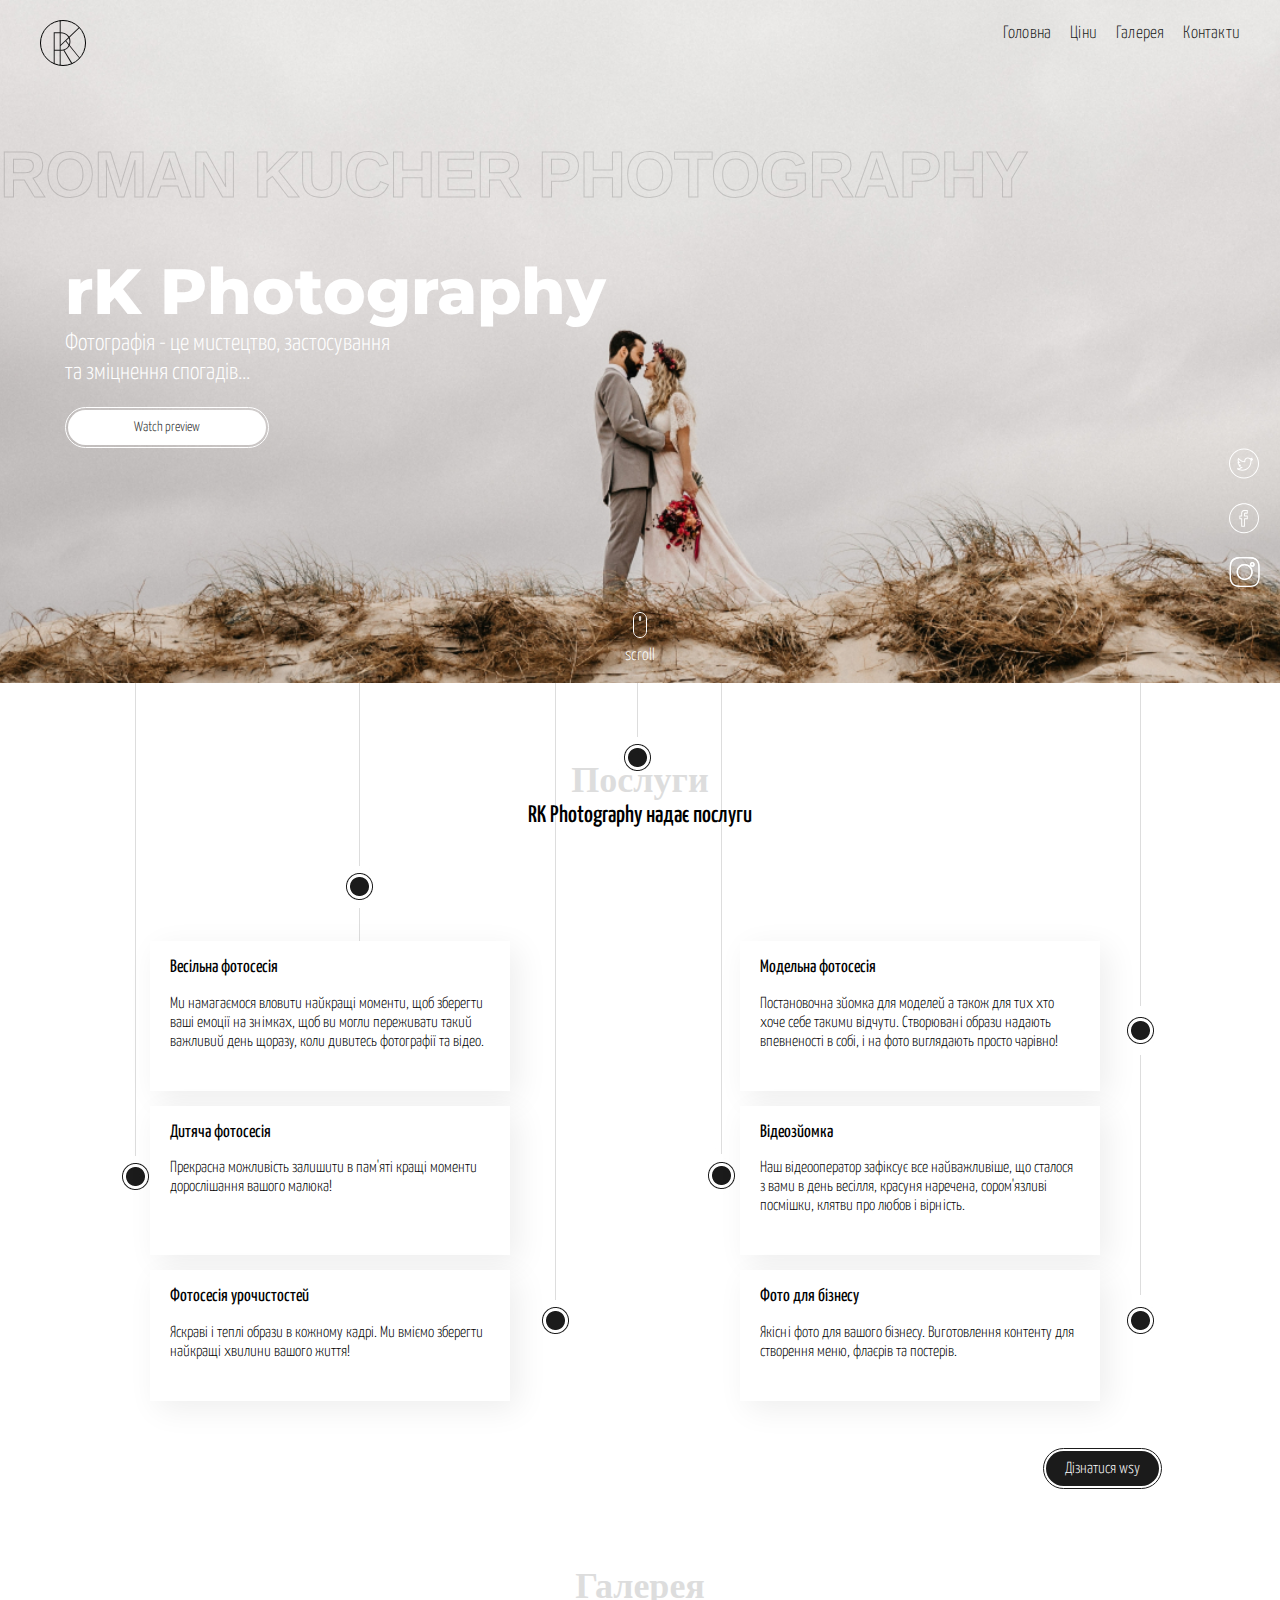
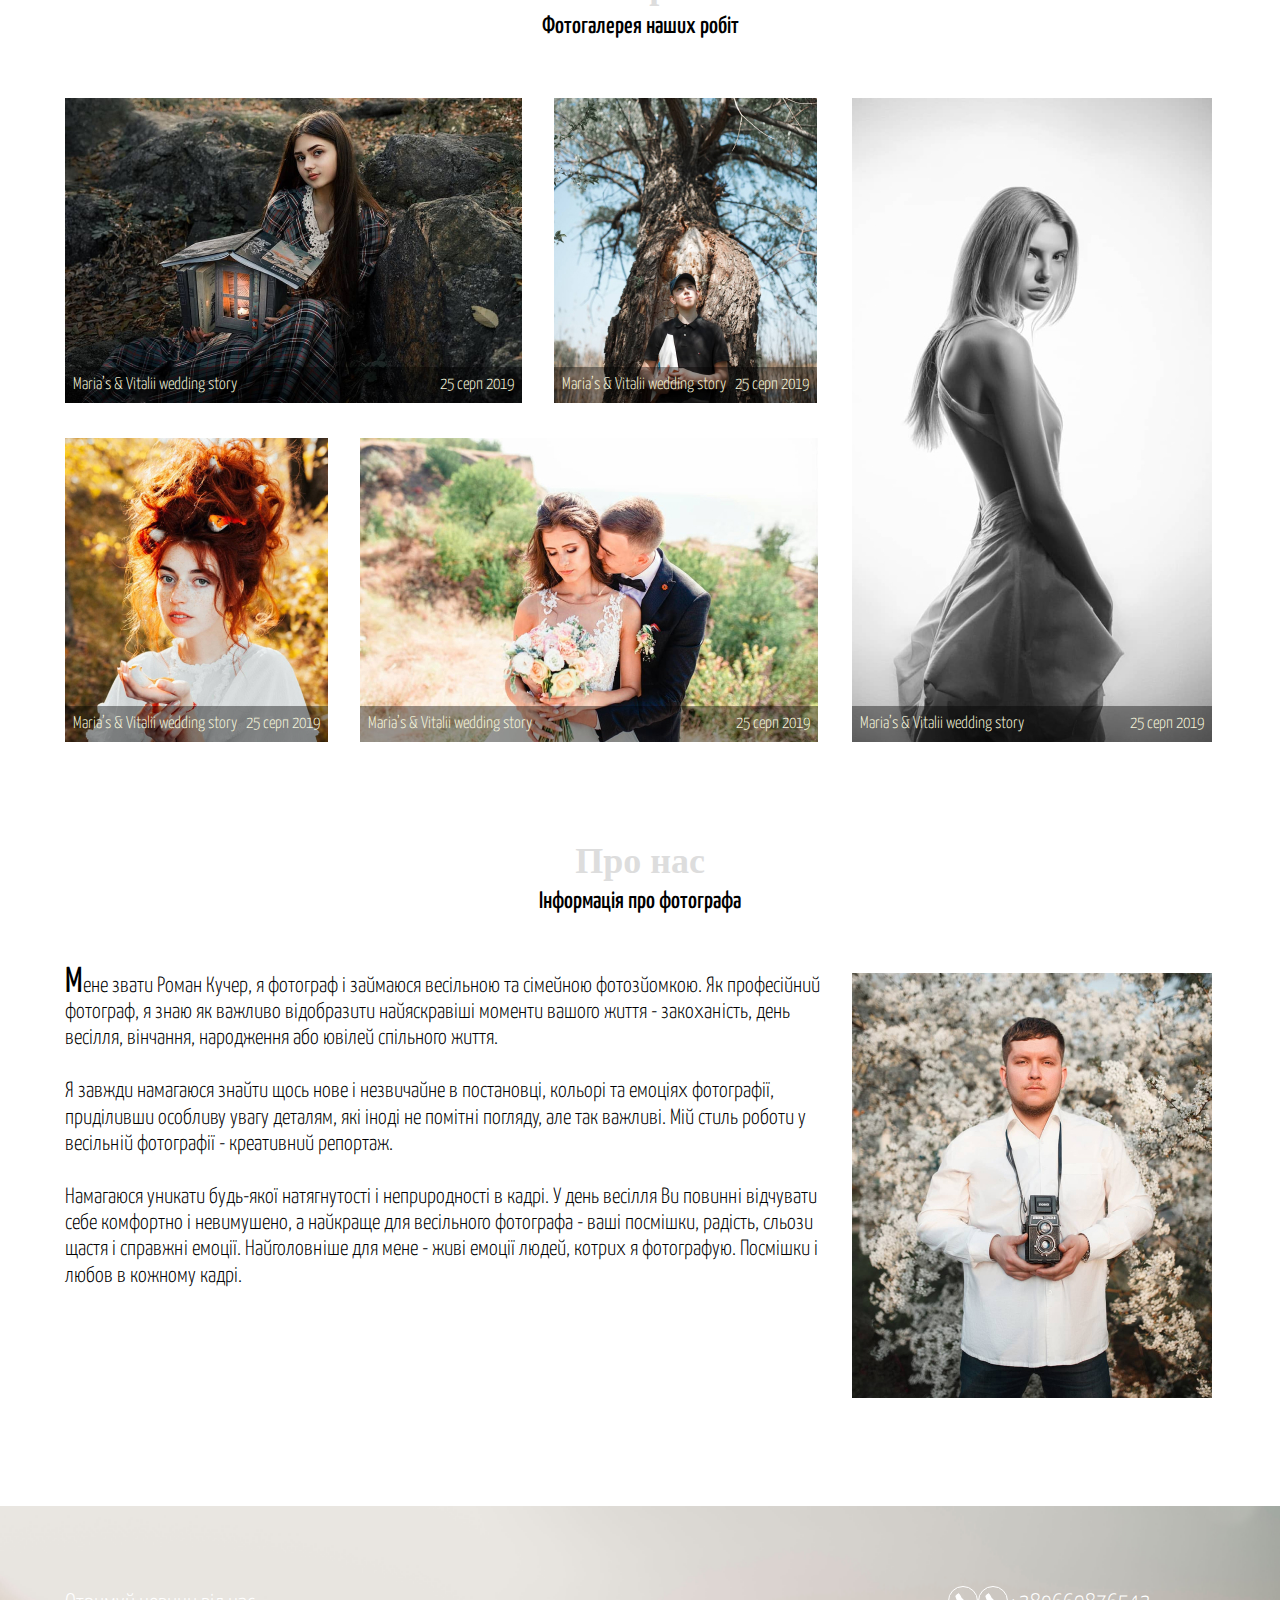
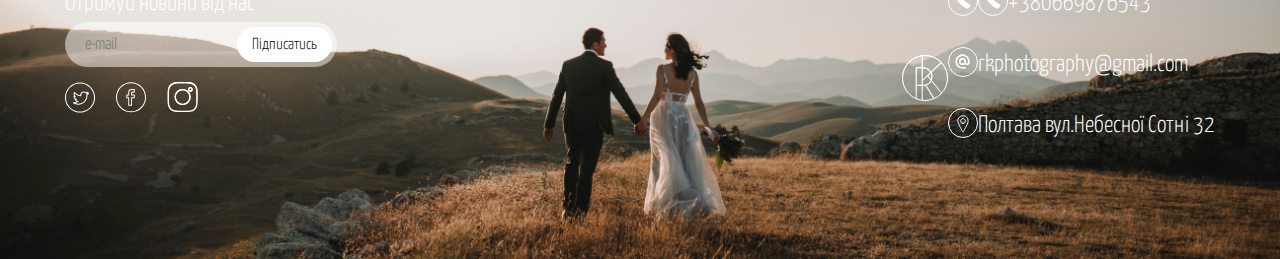
<file: index.html>
<!DOCTYPE html>
<html lang="en">
  <head>
    <meta charset="UTF-8" />
    <title>Photography Poltava</title>
    <meta http-equiv="X-UA-Compatible" content="IE=edge" />
    <meta name="viewport" content="width=device-width, initial-scale=1" />

    <meta name="description" content="" />
    <link rel="icon" href="favicon.png" />
    <link rel="stylesheet" href="css/style.css" />
  </head>

  <body>
    <header class="ba-header">
      <div class="ba-container-header">
        <nav class="ba-nav">
          <a href="index.html" class="ba-logo">
     <svg width="46" height="46" viewBox="0 0 46 46" fill="none" xmlns="http://www.w3.org/2000/svg">
<path d="M39.9999 38L39.4999 38.5L25.4719 21.32L20.6239 25.928L20.6719 45L19.7119 45.1655V0.303999H20.6719V23.48L20.6239 24.824L38.9119 7.304L39.4999 8L26.1919 20.696L39.9999 38Z" fill="#1A1A1A"/>
<path d="M31.4999 44L23.4559 30.4C22.3679 30.656 21.2159 30.784 19.9999 30.784H14.6719V44H13.7119V12.304H20.6239C22.0639 12.304 23.5359 12.624 25.0399 13.264C26.5759 13.872 27.8559 14.848 28.8799 16.192C29.9039 17.536 30.4159 19.232 30.4159 21.28C30.4159 23.296 29.9199 25.12 28.9279 26.752C27.9679 28.352 26.4639 29.488 24.4159 30.16L32.4999 43.5L31.4999 44ZM19.8559 29.872C23.3119 29.872 25.7759 29.04 27.2479 27.376C28.7199 25.712 29.4559 23.696 29.4559 21.328C29.4559 19.76 29.0559 18.368 28.2559 17.152C27.4879 15.904 26.4319 14.944 25.0879 14.272C23.7439 13.568 22.2719 13.216 20.6719 13.216H14.6719V29.872H19.8559Z" fill="#1A1A1A"/>
<circle cx="23" cy="23" r="22.5" stroke="black"/>
</svg>


          </a>
          <ul class="ba-menu">
            <li><a href="index.html">Головна</a></li>
            <li><a href="prices.html">Ціни</a></li>
            <li><a href="#competitors">Галерея</a></li>
            <li><a href="#contacts">Контакти</a></li>
          </ul>
        </nav>
      </div>
    </header>
    <main>
      <div class="ba-sector-main">
        <div class="ba-section-intro" id="intro">
          <h1>roman Kucher Photography</h1>
          <div class="ba-container">
            <h2>rK Photography</h2>
            <p>
              Фотографія - це мистецтво, застосування <br />
              та зміцнення спогадів...
            </p>

            <!-- <div class="ba-b-white" >
            <div class="ba-holder">
              <button class="ba-button ba-button--large">
                Watch preview
              </button>
            </div>
          </div> -->

            <button class="ba-button ba-button--light ba-button--large">
              <span class="ba-btn-content">Watch preview</span>
            </button>
          </div>
          <div class="ba-container-header">
            <div class="ba-svg">
              <div class="ba-column">
                <a href="#">
                  <svg
                    width="31"
                    height="31"
                    viewBox="0 0 31 31"
                    xmlns="http://www.w3.org/2000/svg"
                  >
                    <path
                      d="M15.0262 0.542908C6.74143 0.542908 0 7.28246 0 15.5682C0 23.854 6.74143 30.5935 15.0262 30.5935C23.3111 30.5935 30.0525 23.854 30.0525 15.5682C30.0525 7.28246 23.3111 0.542908 15.0262 0.542908ZM15.0262 29.5927C7.29338 29.5927 1.00269 23.3011 1.00269 15.5682C1.00269 7.83535 7.29338 1.54372 15.0262 1.54372C22.7591 1.54372 29.0498 7.83535 29.0498 15.5682C29.0498 23.3011 22.7591 29.5927 15.0262 29.5927Z"
                    />
                    <path
                      d="M23.267 10.9259C23.3709 10.7335 23.4566 10.5317 23.5228 10.3233C23.5535 10.2266 23.5541 10.1229 23.5246 10.0259C23.4951 9.92887 23.4369 9.84307 23.3576 9.77982C23.2783 9.71658 23.1817 9.67887 23.0805 9.67167C22.9794 9.66447 22.8784 9.68812 22.791 9.7395C22.3108 10.0248 21.791 10.2373 21.2485 10.3702C20.59 9.77583 19.7348 9.44635 18.8477 9.44525C18.3658 9.44562 17.8889 9.5433 17.4456 9.73243C17.0023 9.92157 16.6018 10.1983 16.2681 10.5459C15.9343 10.8936 15.6742 11.3051 15.5033 11.7557C15.3325 12.2063 15.2543 12.6868 15.2736 13.1683C13.1661 12.903 11.2416 11.8366 9.89941 10.1902C9.84799 10.1279 9.78227 10.0788 9.70783 10.0473C9.6334 10.0158 9.55245 10.0027 9.47187 10.0091C9.39129 10.0155 9.31345 10.0413 9.24497 10.0843C9.17649 10.1272 9.11939 10.1861 9.07852 10.2558C8.77118 10.7833 8.60413 11.3808 8.5933 11.9912C8.58247 12.6017 8.72823 13.2047 9.01667 13.7428C8.94593 13.7547 8.87797 13.7795 8.81614 13.8158C8.74037 13.8642 8.67799 13.9308 8.63475 14.0096C8.59152 14.0883 8.56882 14.1767 8.56875 14.2666C8.56875 15.3302 9.04198 16.3066 9.80477 16.9701L9.77197 17.0029C9.71438 17.068 9.67476 17.1471 9.65702 17.2322C9.63927 17.3173 9.64401 17.4056 9.67076 17.4883C9.82982 17.9845 10.0954 18.44 10.4489 18.8228C10.8025 19.2056 11.2354 19.5065 11.7174 19.7045C10.7274 20.1874 9.61956 20.3758 8.52564 20.2471C8.41319 20.2356 8.30012 20.2618 8.20414 20.3215C8.10816 20.3812 8.03469 20.471 7.99525 20.577C7.95737 20.6837 7.95666 20.8 7.99323 20.9072C8.0298 21.0144 8.10151 21.106 8.19672 21.1673C9.68389 22.1218 11.414 22.6289 13.1811 22.6282C18.9723 22.6282 22.4339 17.9241 22.4339 13.3763L22.433 13.2227C22.9943 12.7845 23.4818 12.2593 23.8771 11.6671C23.9369 11.5776 23.9664 11.4711 23.961 11.3636C23.9557 11.256 23.9158 11.153 23.8474 11.0699C23.7789 10.9867 23.6855 10.9278 23.581 10.9019C23.4765 10.8759 23.3664 10.8843 23.267 10.9259ZM21.6318 12.5704C21.5638 12.6193 21.5091 12.6845 21.4728 12.76C21.4364 12.8354 21.4196 12.9188 21.4238 13.0024C21.4294 13.1261 21.4322 13.2517 21.4322 13.3754C21.4322 17.4311 18.3463 21.6265 13.182 21.6265C12.261 21.6269 11.3464 21.4723 10.4767 21.1692C11.5183 20.9696 12.4969 20.5229 13.3301 19.8666C13.4112 19.8027 13.4706 19.7152 13.5001 19.6163C13.5296 19.5173 13.5279 19.4116 13.4951 19.3137C13.4622 19.2157 13.4 19.1303 13.3168 19.0691C13.2336 19.0079 13.1335 18.9739 13.0302 18.9717C12.6262 18.964 12.2296 18.8614 11.8725 18.6723C11.5153 18.4831 11.2077 18.2127 10.9743 17.8828C11.2113 17.8669 11.4437 17.8275 11.6696 17.7666C11.7789 17.7374 11.875 17.6719 11.9424 17.581C12.0097 17.4901 12.0442 17.379 12.0403 17.2659C12.0364 17.1528 11.9943 17.0444 11.9208 16.9584C11.8474 16.8723 11.7469 16.8137 11.6358 16.792C11.1795 16.6992 10.757 16.4841 10.4135 16.1696C10.07 15.8552 9.81845 15.4533 9.68576 15.0069C9.93502 15.0697 10.1908 15.1062 10.4467 15.1147C10.6669 15.1137 10.8712 14.9788 10.9396 14.767C11.008 14.5552 10.9274 14.3219 10.7409 14.1982C10.3 13.9044 9.9605 13.4817 9.76879 12.9878C9.57709 12.4938 9.54253 11.9528 9.66983 11.4384C11.2976 13.1086 13.4955 14.1032 15.8246 14.2235C15.9896 14.2244 16.1339 14.1654 16.2341 14.0445C16.3344 13.9236 16.3728 13.7634 16.3372 13.6097C16.2091 13.0577 16.2664 12.4789 16.5003 11.9629C16.7343 11.4468 17.1318 11.0222 17.6314 10.7548C18.1309 10.4874 18.7047 10.3921 19.2639 10.4837C19.8231 10.5752 20.3365 10.8486 20.7247 11.2613C20.7829 11.3234 20.8559 11.3697 20.9369 11.3957C21.0179 11.4218 21.1041 11.4268 21.1876 11.4103C21.3422 11.3794 21.495 11.3438 21.6458 11.3026C21.5778 11.3535 21.5071 11.4007 21.4341 11.4441C21.3369 11.5036 21.2629 11.5944 21.2243 11.7017C21.1856 11.8089 21.1847 11.926 21.2216 12.0339C21.2585 12.1417 21.331 12.2337 21.4272 12.2948C21.5234 12.3559 21.6375 12.3824 21.7508 12.3699L21.9213 12.3484C21.8274 12.4257 21.7309 12.4998 21.6318 12.5704Z"
                    />
                  </svg>
                </a>

                <a href="#">
                  <svg
                    width="31"
                    height="31"
                    viewBox="0 0 31 31"
                    xmlns="http://www.w3.org/2000/svg"
                  >
                    <path
                      d="M15.0272 0.335388C6.75997 0.335388 0.0328369 7.06065 0.0328369 15.3288C0.0328369 23.597 6.75997 30.3223 15.0272 30.3223C23.2945 30.3223 30.0216 23.597 30.0216 15.3288C30.0216 7.06065 23.2945 0.335388 15.0272 0.335388ZM15.0272 29.3236C7.31075 29.3236 1.0334 23.0453 1.0334 15.3288C1.0334 7.61237 7.31075 1.33408 15.0272 1.33408C22.7437 1.33408 29.021 7.61237 29.021 15.3288C29.021 23.0453 22.7437 29.3236 15.0272 29.3236Z"
                    />
                    <path
                      d="M18.2999 6.91287H15.805C12.6275 6.88108 12.2217 8.8476 12.2217 10.9759V12.5235H10.8191C10.7557 12.515 10.6912 12.5213 10.6306 12.5418C10.57 12.5623 10.5149 12.5965 10.4697 12.6417C10.4245 12.6869 10.3903 12.742 10.3698 12.8026C10.3493 12.8631 10.343 12.9276 10.3515 12.991V15.7964C10.343 15.8598 10.3493 15.9242 10.3698 15.9848C10.3903 16.0454 10.4245 16.1005 10.4697 16.1457C10.5149 16.1909 10.57 16.2251 10.6306 16.2456C10.6912 16.2661 10.7557 16.2724 10.8191 16.2639H12.2217V23.2772C12.2139 23.3407 12.2207 23.4051 12.2417 23.4656C12.2626 23.5261 12.2971 23.581 12.3424 23.6261C12.3878 23.6712 12.4429 23.7053 12.5035 23.7259C12.5641 23.7465 12.6286 23.7529 12.6921 23.7447H15.5488C15.8247 23.7765 16.0482 23.553 15.9603 23.2772L15.9621 16.2639H18.2999C18.3633 16.2724 18.4278 16.2661 18.4884 16.2456C18.5489 16.2251 18.604 16.1909 18.6492 16.1457C18.6944 16.1005 18.7286 16.0454 18.7491 15.9848C18.7696 15.9242 18.7759 15.8598 18.7674 15.7964V12.991C18.7759 12.9276 18.7696 12.8631 18.7491 12.8026C18.7286 12.742 18.6944 12.6869 18.6492 12.6417C18.604 12.5965 18.5489 12.5623 18.4884 12.5418C18.4278 12.5213 18.3633 12.515 18.2999 12.5235H15.9593L15.9621 11.1208C16.0528 10.5233 16.0528 10.6206 16.6073 10.6533H18.2802C18.4102 10.6243 18.5486 10.6402 18.6459 10.5457C18.7431 10.4513 18.7992 10.3223 18.7665 10.1857V7.38042C18.7751 7.31708 18.769 7.25259 18.7486 7.192C18.7283 7.1314 18.6942 7.07633 18.649 7.03108C18.6038 6.98583 18.5488 6.95162 18.4883 6.93111C18.4277 6.91061 18.3632 6.90437 18.2999 6.91287ZM17.7996 9.66581L16.627 9.62093C15.1748 9.62093 15.0532 10.4092 15.0532 11.2162L15.0495 12.9892C15.0493 13.0548 15.0622 13.1199 15.0872 13.1806C15.1122 13.2412 15.149 13.2964 15.1954 13.3429C15.2418 13.3893 15.2969 13.4262 15.3575 13.4514C15.4181 13.4765 15.4832 13.4895 15.5488 13.4895H17.8323V15.2961H15.5507C15.4182 15.2961 15.2911 15.3487 15.1973 15.4423C15.1035 15.5359 15.0506 15.6629 15.0504 15.7954L15.0495 22.8096H13.1568V15.7964C13.1568 15.5205 12.9689 15.297 12.6921 15.297H11.2866V13.4904H12.6921C12.7577 13.4905 12.8227 13.4777 12.8833 13.4526C12.944 13.4276 12.9991 13.3909 13.0455 13.3445C13.139 13.2501 13.1559 13.1229 13.1559 12.9901V10.975C13.1559 8.87846 13.5795 7.87977 15.8041 7.87977H17.7987V9.66581H17.7996Z"
                    />
                  </svg>
                </a>

                <a href="#">
                  <svg
                    width="31"
                    height="31"
                    viewBox="0 0 31 31"
                    fill="none"
                    xmlns="http://www.w3.org/2000/svg"
                  >
                    <path
                      d="M30.6463 10.9653C30.6463 13.6656 30.6463 16.3659 30.6463 19.0662C30.6232 19.4166 30.6058 19.7677 30.5756 20.1174C30.4946 21.0548 30.4657 22.0018 30.3127 22.9276C29.6954 26.6502 26.8241 29.3801 23.0752 29.7845C21.7148 29.9311 20.3402 29.942 18.972 30.0166C18.8345 30.0243 18.6969 30.0448 18.5593 30.0596C16.6305 30.0596 14.7017 30.0596 12.7729 30.0596C12.6244 30.0448 12.4765 30.0256 12.328 30.0166C10.8229 29.9208 9.29725 29.9497 7.81595 29.7073C4.6058 29.182 2.39927 27.3433 1.29472 24.2546C0.820243 22.927 0.724446 21.5318 0.70323 20.1393C0.662725 17.4505 0.62415 14.7612 0.66144 12.0725C0.683942 10.4375 0.726375 8.78581 0.976474 7.17528C1.41945 4.31875 3.00491 2.22602 5.65121 0.993527C7.10808 0.315239 8.67426 0.138434 10.2539 0.114003C13.0603 0.069641 15.8673 0.0458526 18.6737 0.051639C20.3215 0.0554965 21.9797 0.040066 23.6037 0.369888C26.9566 1.05011 29.1644 3.01554 30.1333 6.32083C30.4702 7.47102 30.5235 8.66044 30.5756 9.84857C30.5923 10.2221 30.6225 10.5937 30.6463 10.9653ZM15.6616 1.28349C15.661 1.3002 15.661 1.31756 15.6603 1.33428C14.6535 1.33428 13.6454 1.31435 12.6392 1.33878C11.0557 1.378 9.46313 1.32849 7.90017 1.64224C5.04685 2.21445 3.17658 3.8867 2.3787 6.70273C2.02831 7.93972 1.98587 9.22043 1.97623 10.4934C1.95308 13.5145 1.9473 16.5363 1.98009 19.5568C1.99166 20.6022 2.05467 21.6617 2.23919 22.6885C2.76446 25.6048 4.47079 27.5072 7.34404 28.3089C8.57139 28.6516 9.84246 28.6915 11.1045 28.7018C14.1256 28.7262 17.1474 28.7307 20.1685 28.6986C21.1927 28.6876 22.2291 28.6201 23.2372 28.4459C26.142 27.9425 28.0579 26.2696 28.8899 23.4169C29.2222 22.2764 29.2775 21.094 29.2936 19.9168C29.3283 17.3998 29.3598 14.8814 29.3328 12.3643C29.3161 10.8136 29.2653 9.25579 29.093 7.71598C28.8397 5.45994 27.73 3.68482 25.7594 2.50119C24.5642 1.78304 23.2308 1.50916 21.8614 1.45193C19.7956 1.36707 17.728 1.33685 15.6616 1.28349Z"
                    />
                    <path
                      d="M30.6463 10.9653C30.6463 13.6656 30.6463 16.3659 30.6463 19.0662C30.6232 19.4166 30.6058 19.7677 30.5756 20.1174C30.4946 21.0548 30.4657 22.0018 30.3127 22.9276C29.6954 26.6502 26.8241 29.3801 23.0752 29.7845C21.7148 29.9311 20.3402 29.942 18.972 30.0166C18.8345 30.0243 18.6969 30.0448 18.5593 30.0596C16.6305 30.0596 14.7017 30.0596 12.7729 30.0596C12.6244 30.0448 12.4765 30.0256 12.328 30.0166C10.8229 29.9208 9.29725 29.9497 7.81595 29.7073C4.6058 29.182 2.39927 27.3433 1.29472 24.2546C0.820243 22.927 0.724446 21.5318 0.70323 20.1393C0.662725 17.4505 0.62415 14.7612 0.66144 12.0725C0.683942 10.4375 0.726375 8.78581 0.976474 7.17528C1.41945 4.31875 3.00491 2.22602 5.65121 0.993527C7.10808 0.315239 8.67426 0.138434 10.2539 0.114003C13.0603 0.069641 15.8673 0.0458526 18.6737 0.051639C20.3215 0.0554965 21.9797 0.040066 23.6037 0.369888C26.9566 1.05011 29.1644 3.01554 30.1333 6.32083C30.4702 7.47102 30.5235 8.66044 30.5756 9.84857C30.5923 10.2221 30.6225 10.5937 30.6463 10.9653ZM15.6616 1.28349C15.661 1.3002 15.661 1.31756 15.6603 1.33428C14.6535 1.33428 13.6454 1.31435 12.6392 1.33878C11.0557 1.378 9.46313 1.32849 7.90017 1.64224C5.04685 2.21445 3.17658 3.8867 2.3787 6.70273C2.02831 7.93972 1.98587 9.22043 1.97623 10.4934C1.95308 13.5145 1.9473 16.5363 1.98009 19.5568C1.99166 20.6022 2.05467 21.6617 2.23919 22.6885C2.76446 25.6048 4.47079 27.5072 7.34404 28.3089C8.57139 28.6516 9.84246 28.6915 11.1045 28.7018C14.1256 28.7262 17.1474 28.7307 20.1685 28.6986C21.1927 28.6876 22.2291 28.6201 23.2372 28.4459C26.142 27.9425 28.0579 26.2696 28.8899 23.4169C29.2222 22.2764 29.2775 21.094 29.2936 19.9168C29.3283 17.3998 29.3598 14.8814 29.3328 12.3643C29.3161 10.8136 29.2653 9.25579 29.093 7.71598C28.8397 5.45994 27.73 3.68482 25.7594 2.50119C24.5642 1.78304 23.2308 1.50916 21.8614 1.45193C19.7956 1.36707 17.728 1.33685 15.6616 1.28349Z"
                      fill="url(#paint0_linear)"
                    />
                    <path
                      d="M23.6391 15.0576C23.6327 19.5041 20.0535 23.0544 15.5877 23.0441C11.2036 23.0344 7.62694 19.4385 7.63594 15.0499C7.64494 10.5693 11.1997 7.03518 15.6919 7.03968C20.0966 7.04418 23.6455 10.6246 23.6391 15.0576ZM15.6404 8.32167C11.9487 8.32103 8.92887 11.3299 8.91859 15.019C8.9083 18.714 11.9416 21.7556 15.6391 21.7582C19.3218 21.7601 22.3532 18.7352 22.3577 15.0531C22.3622 11.3447 19.3463 8.32232 15.6404 8.32167Z"
                    />
                    <path
                      d="M23.6391 15.0576C23.6327 19.5041 20.0535 23.0544 15.5877 23.0441C11.2036 23.0344 7.62694 19.4385 7.63594 15.0499C7.64494 10.5693 11.1997 7.03518 15.6919 7.03968C20.0966 7.04418 23.6455 10.6246 23.6391 15.0576ZM15.6404 8.32167C11.9487 8.32103 8.92887 11.3299 8.91859 15.019C8.9083 18.714 11.9416 21.7556 15.6391 21.7582C19.3218 21.7601 22.3532 18.7352 22.3577 15.0531C22.3622 11.3447 19.3463 8.32232 15.6404 8.32167Z"
                    />
                    <path
                      d="M20.9407 7.35725C20.9465 6.06496 22.0022 5.01377 23.2951 5.01184C24.5945 5.00991 25.6669 6.08489 25.663 7.38425C25.6592 8.6894 24.5945 9.74252 23.2842 9.73802C21.9745 9.7348 20.9349 8.67783 20.9407 7.35725ZM23.2932 6.31313C22.7049 6.31571 22.2278 6.78504 22.2214 7.36818C22.215 7.95517 22.7165 8.45988 23.3028 8.45666C23.8969 8.45345 24.3701 7.96225 24.363 7.35661C24.3566 6.75933 23.8956 6.31056 23.2932 6.31313Z"
                    />
                    <path
                      d="M20.9407 7.35725C20.9465 6.06496 22.0022 5.01377 23.2951 5.01184C24.5945 5.00991 25.6669 6.08489 25.663 7.38425C25.6592 8.6894 24.5945 9.74252 23.2842 9.73802C21.9745 9.7348 20.9349 8.67783 20.9407 7.35725ZM23.2932 6.31313C22.7049 6.31571 22.2278 6.78504 22.2214 7.36818C22.215 7.95517 22.7165 8.45988 23.3028 8.45666C23.8969 8.45345 24.3701 7.96225 24.363 7.35661C24.3566 6.75933 23.8956 6.31056 23.2932 6.31313Z"
                    />
                  </svg>
                </a>
              </div>
            </div>
            <div class="ba-scroll-flex">
              <a href="#services" class="ba-scroll">
                <svg
                  width="14"
                  height="26"
                  viewBox="0 0 14 26"
                  fill="none"
                  xmlns="http://www.w3.org/2000/svg"
                >
                  <path
                    d="M0.5 7C0.5 3.41015 3.41015 0.5 7 0.5C10.5899 0.5 13.5 3.41015 13.5 7V19C13.5 22.5899 10.5899 25.5 7 25.5C3.41015 25.5 0.5 22.5899 0.5 19V7Z"
                    stroke="white"
                  />
                  <path
                    d="M6.25 5C6.25 4.58579 6.58579 4.25 7 4.25C7.41421 4.25 7.75 4.58579 7.75 5V8C7.75 8.41421 7.41421 8.75 7 8.75C6.58579 8.75 6.25 8.41421 6.25 8V5Z"
                    fill="white"
                    stroke="white"
                    stroke-width="0.5"
                  />
                  <line x1="1" y1="11.5" x2="13" y2="11.5" />
                </svg>

                scroll
              </a>
            </div>
          </div>
        </div>
      </div>
      <section class="ba-services" id="services">
        <div class="ba-container">
          <div class="ba-titles">
            <p class="ba-transparent">Послуги</p>
            <h3>
              RK Photography надає послуги
            </h3>
          </div>
          <div class="ba-row .ba-card-flex">
            <div class="ba-col-small-12 ba-col-large-6 ba-card">
              <div class="ba-card-content">
                <h4>Весільна фотосесія</h4>
                <p>
                  Ми намагаємося вловити найкращі моменти, щоб зберегти ваші
                  емоції на знімках, щоб ви могли переживати такий важливий день
                  щоразу, коли дивитесь фотографії та відео.
                </p>
              </div>
            </div>
            <div class="ba-col-small-12 ba-col-large-6 ba-card">
              <div class="ba-card-content">
                <h4>Модельна фотосесія</h4>
                <p>
                  Постановочна зйомка для моделей а також для тих хто хоче себе
                  такими відчути. Створювані образи надають впевненості в собі,
                  і на фото виглядають просто чарівно!
                </p>
              </div>
            </div>
            <div class="ba-col-small-12 ba-col-large-6 ba-card">
              <div class="ba-card-content">
                <h4>Дитяча фотосесія</h4>
                <p>
                  Прекрасна можливість залишити в пам'яті кращі моменти
                  дорослішання вашого малюка!
                </p>
              </div>
            </div>
            <div class="ba-col-small-12 ba-col-large-6 ba-card">
              <div class="ba-card-content">
                <h4>Відеозйомка</h4>
                <p>
                  Наш відеооператор зафіксує все найважливіше, що сталося з вами
                  в день весілля, красуня наречена, сором'язливі посмішки,
                  клятви про любов і вірність.
                </p>
              </div>
            </div>
            <div class="ba-col-small-12 ba-col-large-6 ba-card">
              <div class="ba-card-content">
                <h4>Фотосесія урочистостей</h4>
                <p>
                  Яскраві і теплі образи в кожному кадрі. Ми вміємо зберегти
                  найкращі хвилини вашого життя!
                </p>
              </div>
            </div>
            <div class="ba-col-small-12 ba-col-large-6 ba-card">
              <div class="ba-card-content">
                <h4>Фото для бізнесу</h4>
                <p>
                  Якісні фото для вашого бізнесу. Виготовлення контенту для
                  створення меню, флаєрів та постерів.
                </p>
              </div>
            </div>
          </div>
          <button class="ba-button ba-button--dark">
            <span class="ba-btn-content">Дізнатися wsy</span>
          </button>
        </div>
      </section>
      <!-- /.ba-services -->

      <section class="ba-gallery">
        <div class="ba-titles">
          <p class="ba-transparent">Галерея</p>
          <h3>
            Фотогалерея наших робіт
          </h3>
        </div>
        <div class="ba-container ba-test">
          <div class="ba-row ba-pics">
            <div class="ba-col-large-8 ba-col-small-12">
              <div class="ba-img-superior">
                <div class="ba-img-block ba-img-block--mg">
                  <img
                    src="img/r_w_kucher_42590673_1792009387583114_5222487175682381601_n 1.jpg"
                    alt="girl"
                  />
                  <div class="ba-img-desc">
                    <p>Maria’s & Vitalii wedding story</p>
                    <p>25 серп 2019</p>
                  </div>
                </div>

                <div class="ba-img-block ba-img-block--mg">
                  <img
                    src="img/r_w_kucher_70135310_399013677474413_8458176072213984569_n 1.jpg"
                    alt="boy"
                  />
                  <div class="ba-img-desc">
                    <p>Maria’s & Vitalii wedding story</p>
                    <p>25 серп 2019</p>
                  </div>
                </div>
              </div>

              <div class="ba-img-inferior">
                <div class="ba-img-block ba-img-block--mg">
                  <a class="ba-link" href="#"
                    ><img
                      src="img/r_w_kucher_73159541_529920997826248_452447400797082552_n 1.jpg"
                      alt="ejjeje"
                    />
                    <div class="ba-img-desc">
                      <p>Maria’s & Vitalii wedding story</p>
                      <p>25 серп 2019</p>
                    </div></a
                  >
                </div>

                <div class="ba-img-block ba-img-block--mg">
                  <img
                    src="img/r_w_kucher_42607295_1931583480484677_2232551952534943757_n 1.jpg"
                    alt="fvr"
                  />
                  <div class="ba-img-desc">
                    <p>Maria’s & Vitalii wedding story</p>
                    <p>25 серп 2019</p>
                  </div>
                </div>
              </div>
            </div>

            <div class="ba-col-large-4 ">
              <div class="ba-img-block ba-img-block--freak">
                <img
                  class="ba-freak"
                  src="img/r_w_kucher_53530465_325433698318884_8132588024853868866_n 1.jpg"
                  alt="rfrf"
                />
                <div class="ba-img-desc">
                  <p>Maria’s & Vitalii wedding story</p>
                  <p>25 серп 2019</p>
                </div>
              </div>
            </div>
          </div>
        <button class="ba-button ba-button--dark">
              <span class="ba-btn-content">Уся галерея</span>
            </button>
        </div>
      </section>
      <!-- /.ba-gallery -->
      <section class="ba-about">
        <div class="ba-titles">
          <p class="ba-transparent">Про нас</p>
          <h3>
            Інформація про фотографа
          </h3>
        </div>
        <div class="ba-container">
          <div class="ba-row">
            <div class="ba-col-large-8 ba-col-small-12 ba-author">
              <p>
                <span class="ba-letter">М</span>ене звати Роман Кучер, я
                фотограф і займаюся весільною та сімейною фотозйомкою. Як
                професійний фотограф, я знаю як важливо відобразити найяскравіші
                моменти вашого життя - закоханість, день весілля, вінчання,
                народження або ювілей спільного життя. <br />
                <br />

                Я завжди намагаюся знайти щось нове і незвичайне в постановці,
                кольорі та емоціях фотографії, приділивши особливу увагу
                деталям, які іноді не помітні погляду, але так важливі. Мій
                стиль роботи у весільній фотографії - креативний репортаж.
                <br />
                <br />
                Намагаюся уникати будь-якої натягнутості і неприродності в
                кадрі. У день весілля Ви повинні відчувати себе комфортно і
                невимушено, а найкраще для весільного фотографа - ваші посмішки,
                радість, сльози щастя і справжні емоції. Найголовніше для мене -
                живі емоції людей, котрих я фотографую. Посмішки і любов в
                кожному кадрі. <br />
                <br />
              </p>
            </div>
            <div class="ba-col-large-4 ba-col-small-12">
              <img src="img/photographer icon.jpg" alt="" />
            </div>
          </div>
        </div>
      </section>
      <!-- /.ba-about -->
      <footer class="ba-footer">
        <div class="ba-container">
          <div class="ba-footer-flex"><div class="ba-box-flex">
          <div class="ba-form-box">
          <p>
          Отримуй новини від нас
          </p>
          <form action="#" method="POST" class="ba-email">
          <input
          type="email"
          name="email"
          placeholder="e-mail"
          class="ba-email__input"
          />
          <button class="ba-button ba-button--frm">
          Підписатись
          </button>
          </form>
          <div class="ba-svg ba-svg--footer">
          <div class="ba-column ba-column--footer">
          <a href="#">
          <svg
          width="31"
          height="31"
          viewBox="0 0 31 31"
          xmlns="http://www.w3.org/2000/svg"
          >
          <path
          d="M15.0262 0.542908C6.74143 0.542908 0 7.28246 0 15.5682C0 23.854 6.74143 30.5935 15.0262 30.5935C23.3111 30.5935 30.0525 23.854 30.0525 15.5682C30.0525 7.28246 23.3111 0.542908 15.0262 0.542908ZM15.0262 29.5927C7.29338 29.5927 1.00269 23.3011 1.00269 15.5682C1.00269 7.83535 7.29338 1.54372 15.0262 1.54372C22.7591 1.54372 29.0498 7.83535 29.0498 15.5682C29.0498 23.3011 22.7591 29.5927 15.0262 29.5927Z"
          />
          <path
          d="M23.267 10.9259C23.3709 10.7335 23.4566 10.5317 23.5228 10.3233C23.5535 10.2266 23.5541 10.1229 23.5246 10.0259C23.4951 9.92887 23.4369 9.84307 23.3576 9.77982C23.2783 9.71658 23.1817 9.67887 23.0805 9.67167C22.9794 9.66447 22.8784 9.68812 22.791 9.7395C22.3108 10.0248 21.791 10.2373 21.2485 10.3702C20.59 9.77583 19.7348 9.44635 18.8477 9.44525C18.3658 9.44562 17.8889 9.5433 17.4456 9.73243C17.0023 9.92157 16.6018 10.1983 16.2681 10.5459C15.9343 10.8936 15.6742 11.3051 15.5033 11.7557C15.3325 12.2063 15.2543 12.6868 15.2736 13.1683C13.1661 12.903 11.2416 11.8366 9.89941 10.1902C9.84799 10.1279 9.78227 10.0788 9.70783 10.0473C9.6334 10.0158 9.55245 10.0027 9.47187 10.0091C9.39129 10.0155 9.31345 10.0413 9.24497 10.0843C9.17649 10.1272 9.11939 10.1861 9.07852 10.2558C8.77118 10.7833 8.60413 11.3808 8.5933 11.9912C8.58247 12.6017 8.72823 13.2047 9.01667 13.7428C8.94593 13.7547 8.87797 13.7795 8.81614 13.8158C8.74037 13.8642 8.67799 13.9308 8.63475 14.0096C8.59152 14.0883 8.56882 14.1767 8.56875 14.2666C8.56875 15.3302 9.04198 16.3066 9.80477 16.9701L9.77197 17.0029C9.71438 17.068 9.67476 17.1471 9.65702 17.2322C9.63927 17.3173 9.64401 17.4056 9.67076 17.4883C9.82982 17.9845 10.0954 18.44 10.4489 18.8228C10.8025 19.2056 11.2354 19.5065 11.7174 19.7045C10.7274 20.1874 9.61956 20.3758 8.52564 20.2471C8.41319 20.2356 8.30012 20.2618 8.20414 20.3215C8.10816 20.3812 8.03469 20.471 7.99525 20.577C7.95737 20.6837 7.95666 20.8 7.99323 20.9072C8.0298 21.0144 8.10151 21.106 8.19672 21.1673C9.68389 22.1218 11.414 22.6289 13.1811 22.6282C18.9723 22.6282 22.4339 17.9241 22.4339 13.3763L22.433 13.2227C22.9943 12.7845 23.4818 12.2593 23.8771 11.6671C23.9369 11.5776 23.9664 11.4711 23.961 11.3636C23.9557 11.256 23.9158 11.153 23.8474 11.0699C23.7789 10.9867 23.6855 10.9278 23.581 10.9019C23.4765 10.8759 23.3664 10.8843 23.267 10.9259ZM21.6318 12.5704C21.5638 12.6193 21.5091 12.6845 21.4728 12.76C21.4364 12.8354 21.4196 12.9188 21.4238 13.0024C21.4294 13.1261 21.4322 13.2517 21.4322 13.3754C21.4322 17.4311 18.3463 21.6265 13.182 21.6265C12.261 21.6269 11.3464 21.4723 10.4767 21.1692C11.5183 20.9696 12.4969 20.5229 13.3301 19.8666C13.4112 19.8027 13.4706 19.7152 13.5001 19.6163C13.5296 19.5173 13.5279 19.4116 13.4951 19.3137C13.4622 19.2157 13.4 19.1303 13.3168 19.0691C13.2336 19.0079 13.1335 18.9739 13.0302 18.9717C12.6262 18.964 12.2296 18.8614 11.8725 18.6723C11.5153 18.4831 11.2077 18.2127 10.9743 17.8828C11.2113 17.8669 11.4437 17.8275 11.6696 17.7666C11.7789 17.7374 11.875 17.6719 11.9424 17.581C12.0097 17.4901 12.0442 17.379 12.0403 17.2659C12.0364 17.1528 11.9943 17.0444 11.9208 16.9584C11.8474 16.8723 11.7469 16.8137 11.6358 16.792C11.1795 16.6992 10.757 16.4841 10.4135 16.1696C10.07 15.8552 9.81845 15.4533 9.68576 15.0069C9.93502 15.0697 10.1908 15.1062 10.4467 15.1147C10.6669 15.1137 10.8712 14.9788 10.9396 14.767C11.008 14.5552 10.9274 14.3219 10.7409 14.1982C10.3 13.9044 9.9605 13.4817 9.76879 12.9878C9.57709 12.4938 9.54253 11.9528 9.66983 11.4384C11.2976 13.1086 13.4955 14.1032 15.8246 14.2235C15.9896 14.2244 16.1339 14.1654 16.2341 14.0445C16.3344 13.9236 16.3728 13.7634 16.3372 13.6097C16.2091 13.0577 16.2664 12.4789 16.5003 11.9629C16.7343 11.4468 17.1318 11.0222 17.6314 10.7548C18.1309 10.4874 18.7047 10.3921 19.2639 10.4837C19.8231 10.5752 20.3365 10.8486 20.7247 11.2613C20.7829 11.3234 20.8559 11.3697 20.9369 11.3957C21.0179 11.4218 21.1041 11.4268 21.1876 11.4103C21.3422 11.3794 21.495 11.3438 21.6458 11.3026C21.5778 11.3535 21.5071 11.4007 21.4341 11.4441C21.3369 11.5036 21.2629 11.5944 21.2243 11.7017C21.1856 11.8089 21.1847 11.926 21.2216 12.0339C21.2585 12.1417 21.331 12.2337 21.4272 12.2948C21.5234 12.3559 21.6375 12.3824 21.7508 12.3699L21.9213 12.3484C21.8274 12.4257 21.7309 12.4998 21.6318 12.5704Z"
          />
          </svg>
          </a>
          
          <a href="#">
          <svg
          width="31"
          height="31"
          viewBox="0 0 31 31"
          xmlns="http://www.w3.org/2000/svg"
          >
          <path
          d="M15.0272 0.335388C6.75997 0.335388 0.0328369 7.06065 0.0328369 15.3288C0.0328369 23.597 6.75997 30.3223 15.0272 30.3223C23.2945 30.3223 30.0216 23.597 30.0216 15.3288C30.0216 7.06065 23.2945 0.335388 15.0272 0.335388ZM15.0272 29.3236C7.31075 29.3236 1.0334 23.0453 1.0334 15.3288C1.0334 7.61237 7.31075 1.33408 15.0272 1.33408C22.7437 1.33408 29.021 7.61237 29.021 15.3288C29.021 23.0453 22.7437 29.3236 15.0272 29.3236Z"
          />
          <path
          d="M18.2999 6.91287H15.805C12.6275 6.88108 12.2217 8.8476 12.2217 10.9759V12.5235H10.8191C10.7557 12.515 10.6912 12.5213 10.6306 12.5418C10.57 12.5623 10.5149 12.5965 10.4697 12.6417C10.4245 12.6869 10.3903 12.742 10.3698 12.8026C10.3493 12.8631 10.343 12.9276 10.3515 12.991V15.7964C10.343 15.8598 10.3493 15.9242 10.3698 15.9848C10.3903 16.0454 10.4245 16.1005 10.4697 16.1457C10.5149 16.1909 10.57 16.2251 10.6306 16.2456C10.6912 16.2661 10.7557 16.2724 10.8191 16.2639H12.2217V23.2772C12.2139 23.3407 12.2207 23.4051 12.2417 23.4656C12.2626 23.5261 12.2971 23.581 12.3424 23.6261C12.3878 23.6712 12.4429 23.7053 12.5035 23.7259C12.5641 23.7465 12.6286 23.7529 12.6921 23.7447H15.5488C15.8247 23.7765 16.0482 23.553 15.9603 23.2772L15.9621 16.2639H18.2999C18.3633 16.2724 18.4278 16.2661 18.4884 16.2456C18.5489 16.2251 18.604 16.1909 18.6492 16.1457C18.6944 16.1005 18.7286 16.0454 18.7491 15.9848C18.7696 15.9242 18.7759 15.8598 18.7674 15.7964V12.991C18.7759 12.9276 18.7696 12.8631 18.7491 12.8026C18.7286 12.742 18.6944 12.6869 18.6492 12.6417C18.604 12.5965 18.5489 12.5623 18.4884 12.5418C18.4278 12.5213 18.3633 12.515 18.2999 12.5235H15.9593L15.9621 11.1208C16.0528 10.5233 16.0528 10.6206 16.6073 10.6533H18.2802C18.4102 10.6243 18.5486 10.6402 18.6459 10.5457C18.7431 10.4513 18.7992 10.3223 18.7665 10.1857V7.38042C18.7751 7.31708 18.769 7.25259 18.7486 7.192C18.7283 7.1314 18.6942 7.07633 18.649 7.03108C18.6038 6.98583 18.5488 6.95162 18.4883 6.93111C18.4277 6.91061 18.3632 6.90437 18.2999 6.91287ZM17.7996 9.66581L16.627 9.62093C15.1748 9.62093 15.0532 10.4092 15.0532 11.2162L15.0495 12.9892C15.0493 13.0548 15.0622 13.1199 15.0872 13.1806C15.1122 13.2412 15.149 13.2964 15.1954 13.3429C15.2418 13.3893 15.2969 13.4262 15.3575 13.4514C15.4181 13.4765 15.4832 13.4895 15.5488 13.4895H17.8323V15.2961H15.5507C15.4182 15.2961 15.2911 15.3487 15.1973 15.4423C15.1035 15.5359 15.0506 15.6629 15.0504 15.7954L15.0495 22.8096H13.1568V15.7964C13.1568 15.5205 12.9689 15.297 12.6921 15.297H11.2866V13.4904H12.6921C12.7577 13.4905 12.8227 13.4777 12.8833 13.4526C12.944 13.4276 12.9991 13.3909 13.0455 13.3445C13.139 13.2501 13.1559 13.1229 13.1559 12.9901V10.975C13.1559 8.87846 13.5795 7.87977 15.8041 7.87977H17.7987V9.66581H17.7996Z"
          />
          </svg>
          </a>
          
          <a href="#">
          <svg
          width="31"
          height="31"
          viewBox="0 0 31 31"
          fill="none"
          xmlns="http://www.w3.org/2000/svg"
          >
          <path
          d="M30.6463 10.9653C30.6463 13.6656 30.6463 16.3659 30.6463 19.0662C30.6232 19.4166 30.6058 19.7677 30.5756 20.1174C30.4946 21.0548 30.4657 22.0018 30.3127 22.9276C29.6954 26.6502 26.8241 29.3801 23.0752 29.7845C21.7148 29.9311 20.3402 29.942 18.972 30.0166C18.8345 30.0243 18.6969 30.0448 18.5593 30.0596C16.6305 30.0596 14.7017 30.0596 12.7729 30.0596C12.6244 30.0448 12.4765 30.0256 12.328 30.0166C10.8229 29.9208 9.29725 29.9497 7.81595 29.7073C4.6058 29.182 2.39927 27.3433 1.29472 24.2546C0.820243 22.927 0.724446 21.5318 0.70323 20.1393C0.662725 17.4505 0.62415 14.7612 0.66144 12.0725C0.683942 10.4375 0.726375 8.78581 0.976474 7.17528C1.41945 4.31875 3.00491 2.22602 5.65121 0.993527C7.10808 0.315239 8.67426 0.138434 10.2539 0.114003C13.0603 0.069641 15.8673 0.0458526 18.6737 0.051639C20.3215 0.0554965 21.9797 0.040066 23.6037 0.369888C26.9566 1.05011 29.1644 3.01554 30.1333 6.32083C30.4702 7.47102 30.5235 8.66044 30.5756 9.84857C30.5923 10.2221 30.6225 10.5937 30.6463 10.9653ZM15.6616 1.28349C15.661 1.3002 15.661 1.31756 15.6603 1.33428C14.6535 1.33428 13.6454 1.31435 12.6392 1.33878C11.0557 1.378 9.46313 1.32849 7.90017 1.64224C5.04685 2.21445 3.17658 3.8867 2.3787 6.70273C2.02831 7.93972 1.98587 9.22043 1.97623 10.4934C1.95308 13.5145 1.9473 16.5363 1.98009 19.5568C1.99166 20.6022 2.05467 21.6617 2.23919 22.6885C2.76446 25.6048 4.47079 27.5072 7.34404 28.3089C8.57139 28.6516 9.84246 28.6915 11.1045 28.7018C14.1256 28.7262 17.1474 28.7307 20.1685 28.6986C21.1927 28.6876 22.2291 28.6201 23.2372 28.4459C26.142 27.9425 28.0579 26.2696 28.8899 23.4169C29.2222 22.2764 29.2775 21.094 29.2936 19.9168C29.3283 17.3998 29.3598 14.8814 29.3328 12.3643C29.3161 10.8136 29.2653 9.25579 29.093 7.71598C28.8397 5.45994 27.73 3.68482 25.7594 2.50119C24.5642 1.78304 23.2308 1.50916 21.8614 1.45193C19.7956 1.36707 17.728 1.33685 15.6616 1.28349Z"
          />
          <path
          d="M30.6463 10.9653C30.6463 13.6656 30.6463 16.3659 30.6463 19.0662C30.6232 19.4166 30.6058 19.7677 30.5756 20.1174C30.4946 21.0548 30.4657 22.0018 30.3127 22.9276C29.6954 26.6502 26.8241 29.3801 23.0752 29.7845C21.7148 29.9311 20.3402 29.942 18.972 30.0166C18.8345 30.0243 18.6969 30.0448 18.5593 30.0596C16.6305 30.0596 14.7017 30.0596 12.7729 30.0596C12.6244 30.0448 12.4765 30.0256 12.328 30.0166C10.8229 29.9208 9.29725 29.9497 7.81595 29.7073C4.6058 29.182 2.39927 27.3433 1.29472 24.2546C0.820243 22.927 0.724446 21.5318 0.70323 20.1393C0.662725 17.4505 0.62415 14.7612 0.66144 12.0725C0.683942 10.4375 0.726375 8.78581 0.976474 7.17528C1.41945 4.31875 3.00491 2.22602 5.65121 0.993527C7.10808 0.315239 8.67426 0.138434 10.2539 0.114003C13.0603 0.069641 15.8673 0.0458526 18.6737 0.051639C20.3215 0.0554965 21.9797 0.040066 23.6037 0.369888C26.9566 1.05011 29.1644 3.01554 30.1333 6.32083C30.4702 7.47102 30.5235 8.66044 30.5756 9.84857C30.5923 10.2221 30.6225 10.5937 30.6463 10.9653ZM15.6616 1.28349C15.661 1.3002 15.661 1.31756 15.6603 1.33428C14.6535 1.33428 13.6454 1.31435 12.6392 1.33878C11.0557 1.378 9.46313 1.32849 7.90017 1.64224C5.04685 2.21445 3.17658 3.8867 2.3787 6.70273C2.02831 7.93972 1.98587 9.22043 1.97623 10.4934C1.95308 13.5145 1.9473 16.5363 1.98009 19.5568C1.99166 20.6022 2.05467 21.6617 2.23919 22.6885C2.76446 25.6048 4.47079 27.5072 7.34404 28.3089C8.57139 28.6516 9.84246 28.6915 11.1045 28.7018C14.1256 28.7262 17.1474 28.7307 20.1685 28.6986C21.1927 28.6876 22.2291 28.6201 23.2372 28.4459C26.142 27.9425 28.0579 26.2696 28.8899 23.4169C29.2222 22.2764 29.2775 21.094 29.2936 19.9168C29.3283 17.3998 29.3598 14.8814 29.3328 12.3643C29.3161 10.8136 29.2653 9.25579 29.093 7.71598C28.8397 5.45994 27.73 3.68482 25.7594 2.50119C24.5642 1.78304 23.2308 1.50916 21.8614 1.45193C19.7956 1.36707 17.728 1.33685 15.6616 1.28349Z"
          fill="url(#paint0_linear)"
          />
          <path
          d="M23.6391 15.0576C23.6327 19.5041 20.0535 23.0544 15.5877 23.0441C11.2036 23.0344 7.62694 19.4385 7.63594 15.0499C7.64494 10.5693 11.1997 7.03518 15.6919 7.03968C20.0966 7.04418 23.6455 10.6246 23.6391 15.0576ZM15.6404 8.32167C11.9487 8.32103 8.92887 11.3299 8.91859 15.019C8.9083 18.714 11.9416 21.7556 15.6391 21.7582C19.3218 21.7601 22.3532 18.7352 22.3577 15.0531C22.3622 11.3447 19.3463 8.32232 15.6404 8.32167Z"
          />
          <path
          d="M23.6391 15.0576C23.6327 19.5041 20.0535 23.0544 15.5877 23.0441C11.2036 23.0344 7.62694 19.4385 7.63594 15.0499C7.64494 10.5693 11.1997 7.03518 15.6919 7.03968C20.0966 7.04418 23.6455 10.6246 23.6391 15.0576ZM15.6404 8.32167C11.9487 8.32103 8.92887 11.3299 8.91859 15.019C8.9083 18.714 11.9416 21.7556 15.6391 21.7582C19.3218 21.7601 22.3532 18.7352 22.3577 15.0531C22.3622 11.3447 19.3463 8.32232 15.6404 8.32167Z"
          />
          <path
          d="M20.9407 7.35725C20.9465 6.06496 22.0022 5.01377 23.2951 5.01184C24.5945 5.00991 25.6669 6.08489 25.663 7.38425C25.6592 8.6894 24.5945 9.74252 23.2842 9.73802C21.9745 9.7348 20.9349 8.67783 20.9407 7.35725ZM23.2932 6.31313C22.7049 6.31571 22.2278 6.78504 22.2214 7.36818C22.215 7.95517 22.7165 8.45988 23.3028 8.45666C23.8969 8.45345 24.3701 7.96225 24.363 7.35661C24.3566 6.75933 23.8956 6.31056 23.2932 6.31313Z"
          />
          <path
          d="M20.9407 7.35725C20.9465 6.06496 22.0022 5.01377 23.2951 5.01184C24.5945 5.00991 25.6669 6.08489 25.663 7.38425C25.6592 8.6894 24.5945 9.74252 23.2842 9.73802C21.9745 9.7348 20.9349 8.67783 20.9407 7.35725ZM23.2932 6.31313C22.7049 6.31571 22.2278 6.78504 22.2214 7.36818C22.215 7.95517 22.7165 8.45988 23.3028 8.45666C23.8969 8.45345 24.3701 7.96225 24.363 7.35661C24.3566 6.75933 23.8956 6.31056 23.2932 6.31313Z"
          />
          </svg>
          </a>
          </div>
          </div>
          </div></div>
          <!-- /.ba-form-box -->
          <div class="ba-box-flex">
          <div class="ba-flex-con">
          <div class="ba-logo">
          <svg
          width="46"
          height="46"
          viewBox="0 0 46 46"
          fill="none"
          xmlns="http://www.w3.org/2000/svg"
          >
          <path
          d="M39.9999 38L39.4999 38.5L25.4719 21.32L20.6239 25.928L20.6719 45L19.7119 45.1655V0.303955H20.6719V23.48L20.6239 24.824L38.9119 7.30396L39.4999 7.99996L26.1919 20.696L39.9999 38Z"
          fill="white"
          />
          <path
          d="M39.9999 38L39.4999 38.5L25.4719 21.32L20.6239 25.928L20.6719 45L19.7119 45.1655V0.303955H20.6719V23.48L20.6239 24.824L38.9119 7.30396L39.4999 7.99996L26.1919 20.696L39.9999 38Z"
          fill="url(#paint0_linear)"
          />
          <path
          d="M31.4999 44L23.4559 30.4C22.3679 30.656 21.2159 30.784 19.9999 30.784H14.6719V44H13.7119V12.304H20.6239C22.0639 12.304 23.5359 12.624 25.0399 13.264C26.5759 13.872 27.8559 14.848 28.8799 16.192C29.9039 17.536 30.4159 19.232 30.4159 21.28C30.4159 23.296 29.9199 25.12 28.9279 26.752C27.9679 28.352 26.4639 29.488 24.4159 30.16L32.4999 43.5L31.4999 44ZM19.8559 29.872C23.3119 29.872 25.7759 29.04 27.2479 27.376C28.7199 25.712 29.4559 23.696 29.4559 21.328C29.4559 19.76 29.0559 18.368 28.2559 17.152C27.4879 15.904 26.4319 14.944 25.0879 14.272C23.7439 13.568 22.2719 13.216 20.6719 13.216H14.6719V29.872H19.8559Z"
          fill="white"
          />
          <path
          d="M31.4999 44L23.4559 30.4C22.3679 30.656 21.2159 30.784 19.9999 30.784H14.6719V44H13.7119V12.304H20.6239C22.0639 12.304 23.5359 12.624 25.0399 13.264C26.5759 13.872 27.8559 14.848 28.8799 16.192C29.9039 17.536 30.4159 19.232 30.4159 21.28C30.4159 23.296 29.9199 25.12 28.9279 26.752C27.9679 28.352 26.4639 29.488 24.4159 30.16L32.4999 43.5L31.4999 44ZM19.8559 29.872C23.3119 29.872 25.7759 29.04 27.2479 27.376C28.7199 25.712 29.4559 23.696 29.4559 21.328C29.4559 19.76 29.0559 18.368 28.2559 17.152C27.4879 15.904 26.4319 14.944 25.0879 14.272C23.7439 13.568 22.2719 13.216 20.6719 13.216H14.6719V29.872H19.8559Z"
          fill="url(#paint1_linear)"
          />
          <circle cx="23" cy="23" r="22.5" stroke="white" />
          <circle
          cx="23"
          cy="23"
          r="22.5"
          stroke="url(#paint2_linear)"
          />
          <defs>
          <linearGradient
          id="paint0_linear"
          x1="29.8559"
          y1="0.303955"
          x2="29.8559"
          y2="45.1655"
          gradientUnits="userSpaceOnUse"
          >
          <stop stop-color="white" />
          <stop offset="1" stop-color="white" stop-opacity="0" />
          </linearGradient>
          <linearGradient
          id="paint1_linear"
          x1="23.1059"
          y1="12.304"
          x2="23.1059"
          y2="44"
          gradientUnits="userSpaceOnUse"
          >
          <stop stop-color="white" />
          <stop offset="1" stop-color="white" stop-opacity="0" />
          </linearGradient>
          <linearGradient
          id="paint2_linear"
          x1="23"
          y1="0"
          x2="23"
          y2="46"
          gradientUnits="userSpaceOnUse"
          >
          <stop stop-color="white" />
          <stop offset="1" stop-color="white" stop-opacity="0" />
          </linearGradient>
          </defs>
          </svg>
          </div>
          <div class="ba-box-flex">
          <div class="ba-info-box">
          <div class="ba-info-block">
          <div class="ba-svg-info">
          <svg
          width="30"
          height="30"
          viewBox="0 0 30 30"
          fill="none"
          xmlns="http://www.w3.org/2000/svg"
          >
          <path
          d="M0.5 14.9935C0.5 12.8451 0.969917 10.8045 1.81234 8.9689C0.970246 10.8045 0.500561 12.8452 0.500561 14.9935C0.500561 17.1418 0.970246 19.1824 1.81234 21.018C0.969917 19.1824 0.5 17.1418 0.5 14.9935ZM29.4882 14.9935C29.4882 12.8452 29.0185 10.8045 28.1764 8.9689C29.0189 10.8045 29.4888 12.8451 29.4888 14.9935C29.4888 17.1418 29.0189 19.1824 28.1764 21.018C29.0185 19.1824 29.4882 17.1418 29.4882 14.9935Z"
          fill="white"
          />
          <path
          d="M0.5 14.9935C0.5 12.8451 0.969917 10.8045 1.81234 8.9689C0.970246 10.8045 0.500561 12.8452 0.500561 14.9935C0.500561 17.1418 0.970246 19.1824 1.81234 21.018C0.969917 19.1824 0.5 17.1418 0.5 14.9935ZM29.4882 14.9935C29.4882 12.8452 29.0185 10.8045 28.1764 8.9689C29.0189 10.8045 29.4888 12.8451 29.4888 14.9935C29.4888 17.1418 29.0189 19.1824 28.1764 21.018C29.0185 19.1824 29.4882 17.1418 29.4882 14.9935Z"
          fill="url(#paint0_linear)"
          />
       
          <path
          d="M12.9841 11.8563L12.9841 11.8563L12.9837 11.857C12.8983 12.0284 12.6415 12.5063 12.2127 13.2915L12.2037 13.308L12.2141 13.3237C12.3005 13.4537 12.4002 13.5889 12.5132 13.7293C12.6258 13.8692 12.7464 14.0171 12.8751 14.1731C13.0041 14.3295 13.1438 14.4886 13.2942 14.6503C13.4443 14.8116 13.6024 14.981 13.7685 15.1585C13.9348 15.3361 14.1092 15.5165 14.2916 15.6995C15.235 16.6462 16.0187 17.3464 16.6422 17.7995L16.6587 17.8115L16.6763 17.8011C17.373 17.3925 17.849 17.1242 18.1051 16.9957L18.1051 16.9957L18.1064 16.995C18.3708 16.8464 18.6227 16.7732 18.8627 16.7732C19.0508 16.7732 19.211 16.8151 19.3445 16.8976L19.3447 16.8977C20.2975 17.4777 21.3789 18.1975 22.5891 19.0572C22.7965 19.224 22.921 19.4423 22.9627 19.7138C22.9936 19.9946 22.9059 20.2989 22.6943 20.628C22.6095 20.7557 22.4444 20.9696 22.198 21.2705L22.1978 21.2707C21.9741 21.5487 21.635 21.9024 21.18 22.3321C20.9533 22.5462 20.7483 22.7058 20.565 22.8116C20.3814 22.9177 20.2214 22.9688 20.0843 22.9688H20.0528C18.9563 22.9259 17.7348 22.4931 16.3875 21.6669C15.0401 20.8407 13.5632 19.6274 11.9569 18.0263C8.75367 14.8014 7.11676 12.094 7.03125 9.90263C7.0314 9.765 7.08238 9.60259 7.18799 9.41449C7.29359 9.2264 7.45267 9.01466 7.66601 8.77917C8.08334 8.32821 8.43031 7.99086 8.70717 7.76645C8.98546 7.55165 9.2099 7.38544 9.38063 7.26766L9.38064 7.26766L9.38109 7.26734C9.60037 7.11017 9.85642 7.03125 10.1505 7.03125C10.4846 7.03125 10.7429 7.15111 10.9293 7.38978C11.5394 8.22758 12.2568 9.30195 13.0815 10.6131C13.2771 10.944 13.2492 11.3562 12.9841 11.8563ZM9.36289 7.24194C9.58793 7.08065 9.85047 7 10.1505 7C10.4934 7 10.7613 7.12366 10.9542 7.37097C11.565 8.20968 12.283 9.28495 13.1082 10.5968L9.36289 7.24194ZM9.90811 8.00628L9.9081 8.00627L21.9167 20.0645L21.9418 20.0832C21.9418 20.0832 21.9419 20.0831 21.9419 20.083C21.9755 20.0381 21.999 19.9944 22.0111 19.9521C22.0233 19.9094 22.0237 19.8679 22.0107 19.8289L22.0074 19.819L21.9989 19.8131C20.7664 18.9527 19.7265 18.2535 18.8794 17.7156L18.8718 17.7107H18.8627C18.7698 17.7107 18.6575 17.7454 18.5272 17.8108C18.4833 17.8328 18.3108 17.9302 18.0113 18.1019C17.7116 18.2738 17.4173 18.4349 17.1283 18.5852L17.1283 18.5851L17.1265 18.5862L16.6131 18.8984L16.0995 18.5549C16.0995 18.5548 16.0994 18.5548 16.0994 18.5548C15.4268 18.0941 14.598 17.3593 13.6127 16.3491L13.6126 16.349C12.6487 15.3711 11.9268 14.5392 11.446 13.853L11.446 13.853L11.4451 13.8519L11.072 13.3684L11.3832 12.8219L11.3835 12.8215C11.7799 12.1011 12.0371 11.6333 12.155 11.4182L12.1551 11.4183L12.1556 11.4172C12.2208 11.2864 12.2553 11.1737 12.2553 11.0806V11.0717L12.2505 11.064C11.8861 10.4832 11.5323 9.93196 11.1893 9.41025C10.8463 8.88859 10.5193 8.40184 10.2084 7.95003L10.1991 7.93649H10.1827H10.1505C10.0593 7.93649 9.9781 7.95947 9.90811 8.00628Z"
          fill="white"
          />
          <path
          d="M12.9841 11.8563L12.9841 11.8563L12.9837 11.857C12.8983 12.0284 12.6415 12.5063 12.2127 13.2915L12.2037 13.308L12.2141 13.3237C12.3005 13.4537 12.4002 13.5889 12.5132 13.7293C12.6258 13.8692 12.7464 14.0171 12.8751 14.1731C13.0041 14.3295 13.1438 14.4886 13.2942 14.6503C13.4443 14.8116 13.6024 14.981 13.7685 15.1585C13.9348 15.3361 14.1092 15.5165 14.2916 15.6995C15.235 16.6462 16.0187 17.3464 16.6422 17.7995L16.6587 17.8115L16.6763 17.8011C17.373 17.3925 17.849 17.1242 18.1051 16.9957L18.1051 16.9957L18.1064 16.995C18.3708 16.8464 18.6227 16.7732 18.8627 16.7732C19.0508 16.7732 19.211 16.8151 19.3445 16.8976L19.3447 16.8977C20.2975 17.4777 21.3789 18.1975 22.5891 19.0572C22.7965 19.224 22.921 19.4423 22.9627 19.7138C22.9936 19.9946 22.9059 20.2989 22.6943 20.628C22.6095 20.7557 22.4444 20.9696 22.198 21.2705L22.1978 21.2707C21.9741 21.5487 21.635 21.9024 21.18 22.3321C20.9533 22.5462 20.7483 22.7058 20.565 22.8116C20.3814 22.9177 20.2214 22.9688 20.0843 22.9688H20.0528C18.9563 22.9259 17.7348 22.4931 16.3875 21.6669C15.0401 20.8407 13.5632 19.6274 11.9569 18.0263C8.75367 14.8014 7.11676 12.094 7.03125 9.90263C7.0314 9.765 7.08238 9.60259 7.18799 9.41449C7.29359 9.2264 7.45267 9.01466 7.66601 8.77917C8.08334 8.32821 8.43031 7.99086 8.70717 7.76645C8.98546 7.55165 9.2099 7.38544 9.38063 7.26766L9.38064 7.26766L9.38109 7.26734C9.60037 7.11017 9.85642 7.03125 10.1505 7.03125C10.4846 7.03125 10.7429 7.15111 10.9293 7.38978C11.5394 8.22758 12.2568 9.30195 13.0815 10.6131C13.2771 10.944 13.2492 11.3562 12.9841 11.8563ZM9.36289 7.24194C9.58793 7.08065 9.85047 7 10.1505 7C10.4934 7 10.7613 7.12366 10.9542 7.37097C11.565 8.20968 12.283 9.28495 13.1082 10.5968L9.36289 7.24194ZM9.90811 8.00628L9.9081 8.00627L21.9167 20.0645L21.9418 20.0832C21.9418 20.0832 21.9419 20.0831 21.9419 20.083C21.9755 20.0381 21.999 19.9944 22.0111 19.9521C22.0233 19.9094 22.0237 19.8679 22.0107 19.8289L22.0074 19.819L21.9989 19.8131C20.7664 18.9527 19.7265 18.2535 18.8794 17.7156L18.8718 17.7107H18.8627C18.7698 17.7107 18.6575 17.7454 18.5272 17.8108C18.4833 17.8328 18.3108 17.9302 18.0113 18.1019C17.7116 18.2738 17.4173 18.4349 17.1283 18.5852L17.1283 18.5851L17.1265 18.5862L16.6131 18.8984L16.0995 18.5549C16.0995 18.5548 16.0994 18.5548 16.0994 18.5548C15.4268 18.0941 14.598 17.3593 13.6127 16.3491L13.6126 16.349C12.6487 15.3711 11.9268 14.5392 11.446 13.853L11.446 13.853L11.4451 13.8519L11.072 13.3684L11.3832 12.8219L11.3835 12.8215C11.7799 12.1011 12.0371 11.6333 12.155 11.4182L12.1551 11.4183L12.1556 11.4172C12.2208 11.2864 12.2553 11.1737 12.2553 11.0806V11.0717L12.2505 11.064C11.8861 10.4832 11.5323 9.93196 11.1893 9.41025C10.8463 8.88859 10.5193 8.40184 10.2084 7.95003L10.1991 7.93649H10.1827H10.1505C10.0593 7.93649 9.9781 7.95947 9.90811 8.00628Z"
          fill="url(#paint2_linear)"
          />
        
          <linearGradient
          id="paint0_linear"
          x1="14.9944"
          y1="0"
          x2="14.9944"
          y2="29.9869"
          gradientUnits="userSpaceOnUse"
          >
          <stop stop-color="white" />
          <stop
          offset="1"
          stop-color="white"
          stop-opacity="0"
          />
          </linearGradient>
          <linearGradient
          id="paint1_linear"
          x1="14.9944"
          y1="0"
          x2="14.9944"
          y2="29.9869"
          gradientUnits="userSpaceOnUse"
          >
          <stop stop-color="white" />
          <stop
          offset="1"
          stop-color="white"
          stop-opacity="0"
          />
          </linearGradient>
          <linearGradient
          id="paint2_linear"
          x1="15"
          y1="7"
          x2="15"
          y2="23"
          gradientUnits="userSpaceOnUse"
          >
          <stop stop-color="white" />
          <stop
          offset="1"
          stop-color="white"
          stop-opacity="0"
          />
          </linearGradient>
          <linearGradient
          id="paint3_linear"
          x1="15"
          y1="7"
          x2="15"
          y2="23"
          gradientUnits="userSpaceOnUse"
          >
          <stop stop-color="white" />
          <stop
          offset="1"
          stop-color="white"
          stop-opacity="0"
          />
          </linearGradient>
          </defs>
          </svg>
          </div>
          <div class="ba-svg-info">
          <svg
          width="30"
          height="30"
          viewBox="0 0 30 30"
          fill="none"
          xmlns="http://www.w3.org/2000/svg"
          >
          <path
          d="M0.5 14.9935C0.5 12.8451 0.969917 10.8045 1.81234 8.9689C0.970246 10.8045 0.500561 12.8452 0.500561 14.9935C0.500561 17.1418 0.970246 19.1824 1.81234 21.018C0.969917 19.1824 0.5 17.1418 0.5 14.9935ZM29.4882 14.9935C29.4882 12.8452 29.0185 10.8045 28.1764 8.9689C29.0189 10.8045 29.4888 12.8451 29.4888 14.9935C29.4888 17.1418 29.0189 19.1824 28.1764 21.018C29.0185 19.1824 29.4882 17.1418 29.4882 14.9935Z"
          fill="white"
          />
          <path
          d="M0.5 14.9935C0.5 12.8451 0.969917 10.8045 1.81234 8.9689C0.970246 10.8045 0.500561 12.8452 0.500561 14.9935C0.500561 17.1418 0.970246 19.1824 1.81234 21.018C0.969917 19.1824 0.5 17.1418 0.5 14.9935ZM29.4882 14.9935C29.4882 12.8452 29.0185 10.8045 28.1764 8.9689C29.0189 10.8045 29.4888 12.8451 29.4888 14.9935C29.4888 17.1418 29.0189 19.1824 28.1764 21.018C29.0185 19.1824 29.4882 17.1418 29.4882 14.9935Z"
          fill="url(#paint0_linear)"
          />
        
          <path
          d="M12.9841 11.8563L12.9841 11.8563L12.9837 11.857C12.8983 12.0284 12.6415 12.5063 12.2127 13.2915L12.2037 13.308L12.2141 13.3237C12.3005 13.4537 12.4002 13.5889 12.5132 13.7293C12.6258 13.8692 12.7464 14.0171 12.8751 14.1731C13.0041 14.3295 13.1438 14.4886 13.2942 14.6503C13.4443 14.8116 13.6024 14.981 13.7685 15.1585C13.9348 15.3361 14.1092 15.5165 14.2916 15.6995C15.235 16.6462 16.0187 17.3464 16.6422 17.7995L16.6587 17.8115L16.6763 17.8011C17.373 17.3925 17.849 17.1242 18.1051 16.9957L18.1051 16.9957L18.1064 16.995C18.3708 16.8464 18.6227 16.7732 18.8627 16.7732C19.0508 16.7732 19.211 16.8151 19.3445 16.8976L19.3447 16.8977C20.2975 17.4777 21.3789 18.1975 22.5891 19.0572C22.7965 19.224 22.921 19.4423 22.9627 19.7138C22.9936 19.9946 22.9059 20.2989 22.6943 20.628C22.6095 20.7557 22.4444 20.9696 22.198 21.2705L22.1978 21.2707C21.9741 21.5487 21.635 21.9024 21.18 22.3321C20.9533 22.5462 20.7483 22.7058 20.565 22.8116C20.3814 22.9177 20.2214 22.9688 20.0843 22.9688H20.0528C18.9563 22.9259 17.7348 22.4931 16.3875 21.6669C15.0401 20.8407 13.5632 19.6274 11.9569 18.0263C8.75367 14.8014 7.11676 12.094 7.03125 9.90263C7.0314 9.765 7.08238 9.60259 7.18799 9.41449C7.29359 9.2264 7.45267 9.01466 7.66601 8.77917C8.08334 8.32821 8.43031 7.99086 8.70717 7.76645C8.98546 7.55165 9.2099 7.38544 9.38063 7.26766L9.38064 7.26766L9.38109 7.26734C9.60037 7.11017 9.85642 7.03125 10.1505 7.03125C10.4846 7.03125 10.7429 7.15111 10.9293 7.38978C11.5394 8.22758 12.2568 9.30195 13.0815 10.6131C13.2771 10.944 13.2492 11.3562 12.9841 11.8563ZM9.36289 7.24194C9.58793 7.08065 9.85047 7 10.1505 7C10.4934 7 10.7613 7.12366 10.9542 7.37097C11.565 8.20968 12.283 9.28495 13.1082 10.5968L9.36289 7.24194ZM9.90811 8.00628L9.9081 8.00627L21.9167 20.0645L21.9418 20.0832C21.9418 20.0832 21.9419 20.0831 21.9419 20.083C21.9755 20.0381 21.999 19.9944 22.0111 19.9521C22.0233 19.9094 22.0237 19.8679 22.0107 19.8289L22.0074 19.819L21.9989 19.8131C20.7664 18.9527 19.7265 18.2535 18.8794 17.7156L18.8718 17.7107H18.8627C18.7698 17.7107 18.6575 17.7454 18.5272 17.8108C18.4833 17.8328 18.3108 17.9302 18.0113 18.1019C17.7116 18.2738 17.4173 18.4349 17.1283 18.5852L17.1283 18.5851L17.1265 18.5862L16.6131 18.8984L16.0995 18.5549C16.0995 18.5548 16.0994 18.5548 16.0994 18.5548C15.4268 18.0941 14.598 17.3593 13.6127 16.3491L13.6126 16.349C12.6487 15.3711 11.9268 14.5392 11.446 13.853L11.446 13.853L11.4451 13.8519L11.072 13.3684L11.3832 12.8219L11.3835 12.8215C11.7799 12.1011 12.0371 11.6333 12.155 11.4182L12.1551 11.4183L12.1556 11.4172C12.2208 11.2864 12.2553 11.1737 12.2553 11.0806V11.0717L12.2505 11.064C11.8861 10.4832 11.5323 9.93196 11.1893 9.41025C10.8463 8.88859 10.5193 8.40184 10.2084 7.95003L10.1991 7.93649H10.1827H10.1505C10.0593 7.93649 9.9781 7.95947 9.90811 8.00628Z"
          fill="white"
          />
          <path
          d="M12.9841 11.8563L12.9841 11.8563L12.9837 11.857C12.8983 12.0284 12.6415 12.5063 12.2127 13.2915L12.2037 13.308L12.2141 13.3237C12.3005 13.4537 12.4002 13.5889 12.5132 13.7293C12.6258 13.8692 12.7464 14.0171 12.8751 14.1731C13.0041 14.3295 13.1438 14.4886 13.2942 14.6503C13.4443 14.8116 13.6024 14.981 13.7685 15.1585C13.9348 15.3361 14.1092 15.5165 14.2916 15.6995C15.235 16.6462 16.0187 17.3464 16.6422 17.7995L16.6587 17.8115L16.6763 17.8011C17.373 17.3925 17.849 17.1242 18.1051 16.9957L18.1051 16.9957L18.1064 16.995C18.3708 16.8464 18.6227 16.7732 18.8627 16.7732C19.0508 16.7732 19.211 16.8151 19.3445 16.8976L19.3447 16.8977C20.2975 17.4777 21.3789 18.1975 22.5891 19.0572C22.7965 19.224 22.921 19.4423 22.9627 19.7138C22.9936 19.9946 22.9059 20.2989 22.6943 20.628C22.6095 20.7557 22.4444 20.9696 22.198 21.2705L22.1978 21.2707C21.9741 21.5487 21.635 21.9024 21.18 22.3321C20.9533 22.5462 20.7483 22.7058 20.565 22.8116C20.3814 22.9177 20.2214 22.9688 20.0843 22.9688H20.0528C18.9563 22.9259 17.7348 22.4931 16.3875 21.6669C15.0401 20.8407 13.5632 19.6274 11.9569 18.0263C8.75367 14.8014 7.11676 12.094 7.03125 9.90263C7.0314 9.765 7.08238 9.60259 7.18799 9.41449C7.29359 9.2264 7.45267 9.01466 7.66601 8.77917C8.08334 8.32821 8.43031 7.99086 8.70717 7.76645C8.98546 7.55165 9.2099 7.38544 9.38063 7.26766L9.38064 7.26766L9.38109 7.26734C9.60037 7.11017 9.85642 7.03125 10.1505 7.03125C10.4846 7.03125 10.7429 7.15111 10.9293 7.38978C11.5394 8.22758 12.2568 9.30195 13.0815 10.6131C13.2771 10.944 13.2492 11.3562 12.9841 11.8563ZM9.36289 7.24194C9.58793 7.08065 9.85047 7 10.1505 7C10.4934 7 10.7613 7.12366 10.9542 7.37097C11.565 8.20968 12.283 9.28495 13.1082 10.5968L9.36289 7.24194ZM9.90811 8.00628L9.9081 8.00627L21.9167 20.0645L21.9418 20.0832C21.9418 20.0832 21.9419 20.0831 21.9419 20.083C21.9755 20.0381 21.999 19.9944 22.0111 19.9521C22.0233 19.9094 22.0237 19.8679 22.0107 19.8289L22.0074 19.819L21.9989 19.8131C20.7664 18.9527 19.7265 18.2535 18.8794 17.7156L18.8718 17.7107H18.8627C18.7698 17.7107 18.6575 17.7454 18.5272 17.8108C18.4833 17.8328 18.3108 17.9302 18.0113 18.1019C17.7116 18.2738 17.4173 18.4349 17.1283 18.5852L17.1283 18.5851L17.1265 18.5862L16.6131 18.8984L16.0995 18.5549C16.0995 18.5548 16.0994 18.5548 16.0994 18.5548C15.4268 18.0941 14.598 17.3593 13.6127 16.3491L13.6126 16.349C12.6487 15.3711 11.9268 14.5392 11.446 13.853L11.446 13.853L11.4451 13.8519L11.072 13.3684L11.3832 12.8219L11.3835 12.8215C11.7799 12.1011 12.0371 11.6333 12.155 11.4182L12.1551 11.4183L12.1556 11.4172C12.2208 11.2864 12.2553 11.1737 12.2553 11.0806V11.0717L12.2505 11.064C11.8861 10.4832 11.5323 9.93196 11.1893 9.41025C10.8463 8.88859 10.5193 8.40184 10.2084 7.95003L10.1991 7.93649H10.1827H10.1505C10.0593 7.93649 9.9781 7.95947 9.90811 8.00628Z"
          fill="url(#paint2_linear)"
          />
        
          <linearGradient
          id="paint0_linear"
          x1="14.9944"
          y1="0"
          x2="14.9944"
          y2="29.9869"
          gradientUnits="userSpaceOnUse"
          >
          <stop stop-color="white" />
          <stop
          offset="1"
          stop-color="white"
          stop-opacity="0"
          />
          </linearGradient>
          <linearGradient
          id="paint1_linear"
          x1="14.9944"
          y1="0"
          x2="14.9944"
          y2="29.9869"
          gradientUnits="userSpaceOnUse"
          >
          <stop stop-color="white" />
          <stop
          offset="1"
          stop-color="white"
          stop-opacity="0"
          />
          </linearGradient>
          <linearGradient
          id="paint2_linear"
          x1="15"
          y1="7"
          x2="15"
          y2="23"
          gradientUnits="userSpaceOnUse"
          >
          <stop stop-color="white" />
          <stop
          offset="1"
          stop-color="white"
          stop-opacity="0"
          />
          </linearGradient>
          <linearGradient
          id="paint3_linear"
          x1="15"
          y1="7"
          x2="15"
          y2="23"
          gradientUnits="userSpaceOnUse"
          >
          <stop stop-color="white" />
          <stop
          offset="1"
          stop-color="white"
          stop-opacity="0"
          />
          </linearGradient>
          </defs>
          </svg>
          </div>
          <p class="ba-info-desc">
          +380669876543
          </p>
          <!-- /.ba-svg-info -->
          </div>
          <div class="ba-info-block">
          <div class="ba-svg-info">
     <svg width="30" height="30" viewBox="0 0 30 30" fill="none" xmlns="http://www.w3.org/2000/svg">
<path d="M0.5 14.9935C0.5 12.8451 0.969917 10.8045 1.81234 8.9689C0.970246 10.8045 0.500561 12.8452 0.500561 14.9935C0.500561 17.1418 0.970246 19.1824 1.81234 21.018C0.969917 19.1824 0.5 17.1418 0.5 14.9935ZM29.4882 14.9935C29.4882 12.8452 29.0185 10.8045 28.1764 8.9689C29.0189 10.8045 29.4888 12.8451 29.4888 14.9935C29.4888 17.1418 29.0189 19.1824 28.1764 21.018C29.0185 19.1824 29.4882 17.1418 29.4882 14.9935Z" fill="white"/>
<path d="M0.5 14.9935C0.5 12.8451 0.969917 10.8045 1.81234 8.9689C0.970246 10.8045 0.500561 12.8452 0.500561 14.9935C0.500561 17.1418 0.970246 19.1824 1.81234 21.018C0.969917 19.1824 0.5 17.1418 0.5 14.9935ZM29.4882 14.9935C29.4882 12.8452 29.0185 10.8045 28.1764 8.9689C29.0189 10.8045 29.4888 12.8451 29.4888 14.9935C29.4888 17.1418 29.0189 19.1824 28.1764 21.018C29.0185 19.1824 29.4882 17.1418 29.4882 14.9935Z" fill="url(#paint0_linear)"/>

<path d="M15.0387 7.01978C13.9656 6.94166 12.8883 7.09552 11.88 7.47088C10.8716 7.84625 9.95592 8.43432 9.19512 9.19512C8.43432 9.95592 7.84625 10.8716 7.47088 11.88C7.09552 12.8883 6.94166 13.9656 7.01978 15.0387C7.28983 19.007 10.7555 22 14.7312 22H17.4992C17.9118 22 18.2493 21.6624 18.2493 21.2499C18.2493 20.8373 17.9118 20.4997 17.4992 20.4997H14.7462C11.9482 20.4997 9.38271 18.6844 8.68508 15.9764C7.56738 11.6256 11.6181 7.56738 15.9689 8.69258C18.6844 9.38271 20.4997 11.9482 20.4997 14.7462V15.5713C20.4997 16.1639 19.9671 16.749 19.3745 16.749C18.7819 16.749 18.2493 16.1639 18.2493 15.5713V14.6337C18.2493 12.7508 16.9141 11.0555 15.0537 10.793C14.4618 10.705 13.8575 10.7596 13.291 10.9524C12.7245 11.1452 12.2123 11.4705 11.7969 11.9012C11.3815 12.332 11.0751 12.8558 10.9031 13.4289C10.7311 14.002 10.6985 14.608 10.808 15.1963C10.9395 15.9051 11.2728 16.561 11.7677 17.0852C12.2627 17.6094 12.8983 17.9798 13.5985 18.1518C14.9787 18.4744 16.2915 18.0318 17.1541 17.1541C17.8217 18.0693 19.157 18.5494 20.3797 18.0618C21.3849 17.6642 22 16.6365 22 15.5563V14.7387C22 10.7555 19.007 7.28983 15.0387 7.01978ZM14.4986 16.749C13.2534 16.749 12.2482 15.7439 12.2482 14.4986C12.2482 13.2534 13.2534 12.2482 14.4986 12.2482C15.7439 12.2482 16.749 13.2534 16.749 14.4986C16.749 15.7439 15.7439 16.749 14.4986 16.749Z" fill="white"/>
<path d="M15.0387 7.01978C13.9656 6.94166 12.8883 7.09552 11.88 7.47088C10.8716 7.84625 9.95592 8.43432 9.19512 9.19512C8.43432 9.95592 7.84625 10.8716 7.47088 11.88C7.09552 12.8883 6.94166 13.9656 7.01978 15.0387C7.28983 19.007 10.7555 22 14.7312 22H17.4992C17.9118 22 18.2493 21.6624 18.2493 21.2499C18.2493 20.8373 17.9118 20.4997 17.4992 20.4997H14.7462C11.9482 20.4997 9.38271 18.6844 8.68508 15.9764C7.56738 11.6256 11.6181 7.56738 15.9689 8.69258C18.6844 9.38271 20.4997 11.9482 20.4997 14.7462V15.5713C20.4997 16.1639 19.9671 16.749 19.3745 16.749C18.7819 16.749 18.2493 16.1639 18.2493 15.5713V14.6337C18.2493 12.7508 16.9141 11.0555 15.0537 10.793C14.4618 10.705 13.8575 10.7596 13.291 10.9524C12.7245 11.1452 12.2123 11.4705 11.7969 11.9012C11.3815 12.332 11.0751 12.8558 10.9031 13.4289C10.7311 14.002 10.6985 14.608 10.808 15.1963C10.9395 15.9051 11.2728 16.561 11.7677 17.0852C12.2627 17.6094 12.8983 17.9798 13.5985 18.1518C14.9787 18.4744 16.2915 18.0318 17.1541 17.1541C17.8217 18.0693 19.157 18.5494 20.3797 18.0618C21.3849 17.6642 22 16.6365 22 15.5563V14.7387C22 10.7555 19.007 7.28983 15.0387 7.01978ZM14.4986 16.749C13.2534 16.749 12.2482 15.7439 12.2482 14.4986C12.2482 13.2534 13.2534 12.2482 14.4986 12.2482C15.7439 12.2482 16.749 13.2534 16.749 14.4986C16.749 15.7439 15.7439 16.749 14.4986 16.749Z" fill="url(#paint1_linear)"/>
<defs>



</svg>

          </div>
          <p class="ba-info-desc">
          rkphotography@gmail.com
          </p>
          <!-- /.ba-svg-info -->
          </div>
          <div class="ba-info-block">
          <div class="ba-svg-info">
          <svg
          width="30"
          height="30"
          viewBox="0 0 30 30"
          fill="none"
          xmlns="http://www.w3.org/2000/svg"
          >
          <path
          d="M0.5 14.9935C0.5 12.8451 0.969917 10.8045 1.81234 8.9689C0.970246 10.8045 0.500561 12.8452 0.500561 14.9935C0.500561 17.1418 0.970246 19.1824 1.81234 21.018C0.969917 19.1824 0.5 17.1418 0.5 14.9935ZM29.4882 14.9935C29.4882 12.8452 29.0185 10.8045 28.1764 8.9689C29.0189 10.8045 29.4888 12.8451 29.4888 14.9935C29.4888 17.1418 29.0189 19.1824 28.1764 21.018C29.0185 19.1824 29.4882 17.1418 29.4882 14.9935Z"
          fill="white"
          />
          <path
          d="M0.5 14.9935C0.5 12.8451 0.969917 10.8045 1.81234 8.9689C0.970246 10.8045 0.500561 12.8452 0.500561 14.9935C0.500561 17.1418 0.970246 19.1824 1.81234 21.018C0.969917 19.1824 0.5 17.1418 0.5 14.9935ZM29.4882 14.9935C29.4882 12.8452 29.0185 10.8045 28.1764 8.9689C29.0189 10.8045 29.4888 12.8451 29.4888 14.9935C29.4888 17.1418 29.0189 19.1824 28.1764 21.018C29.0185 19.1824 29.4882 17.1418 29.4882 14.9935Z"
          fill="url(#paint0_linear)"
          />
        
          <path
          d="M15 15.375C16.3807 15.375 17.5 14.2557 17.5 12.875C17.5 11.4943 16.3807 10.375 15 10.375C13.6193 10.375 12.5 11.4943 12.5 12.875C12.5 14.2557 13.6193 15.375 15 15.375Z"
          stroke="white"
          stroke-linecap="round"
          stroke-linejoin="round"
          />
          <path
          d="M19.9999 15.375C18.1249 19.75 14.9999 24.75 14.9999 24.75C14.9999 24.75 11.8749 19.75 9.99991 15.375C8.12491 11 11.2499 7.25 14.9999 7.25C18.7499 7.25 21.8749 11 19.9999 15.375Z"
          stroke="white"
          stroke-linecap="round"
          stroke-linejoin="round"
          />
          <defs>
          <linearGradient
          id="paint0_linear"
          x1="14.9944"
          y1="0"
          x2="14.9944"
          y2="29.9869"
          gradientUnits="userSpaceOnUse"
          >
          <stop stop-color="white" />
          <stop
          offset="1"
          stop-color="white"
          stop-opacity="0"
          />
          </linearGradient>
          </defs>
          </svg>
          </div>
          <p class="ba-info-desc">
          Полтава вул.Небесної Сотні 32
          </p>
          <!-- /.ba-svg-info -->
          </div>
          </div>
          </div>
          <!-- /.ba-info-box -->
          <!-- /.ba-logo -->
          </div>
          <!-- /.ba-flex-con -->
          </div>
          <!-- /.ba-box-flex -->
        </div></div> 
        <!-- /.ba-container -->
        

      </footer>
      <!-- /.ba-footer -->
    </main>
    <script src="js/main.js"></script>
  </body>
</html>
</file>
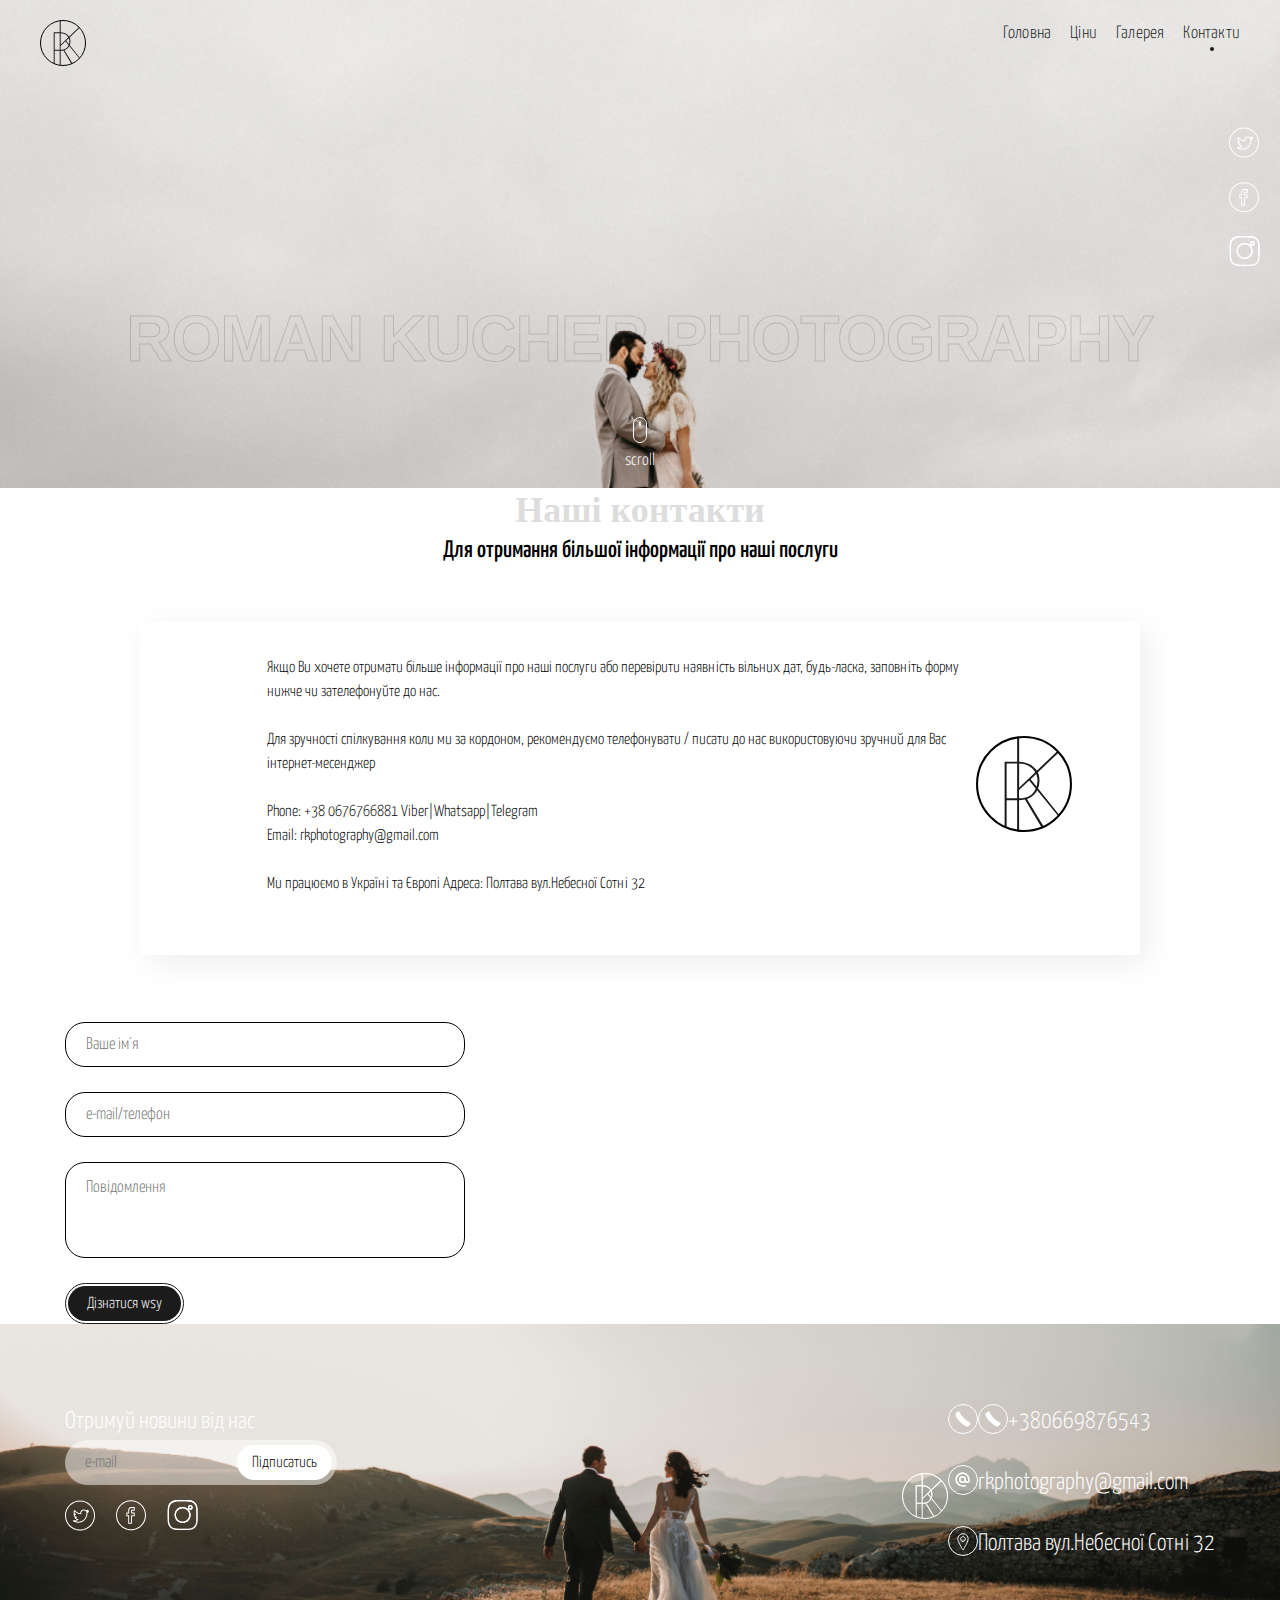
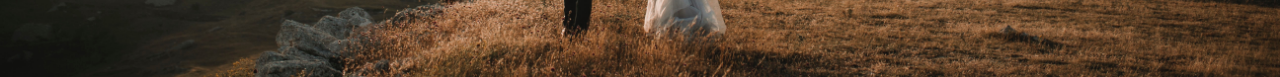
<file: contact.html>
<!DOCTYPE html>
<html lang="en">
  <head>
    <meta charset="UTF-8" />
    <title>Photography Poltava</title>
    <meta http-equiv="X-UA-Compatible" content="IE=edge" />
    <meta name="viewport" content="width=device-width, initial-scale=1" />

    <meta name="description" content="" />
    <link rel="icon" href="favicon.png" />
    <link rel="stylesheet" href="css/style.css" />
  </head>
  <body>
    <header class="ba-header">
      <div class="ba-container-header">
        <nav class="ba-nav">
          <a href="index.html" class="ba-logo">
            <svg
              width="46"
              height="46"
              viewBox="0 0 46 46"
              fill="none"
              xmlns="http://www.w3.org/2000/svg"
            >
              <path
                d="M39.9999 38L39.4999 38.5L25.4719 21.32L20.6239 25.928L20.6719 45L19.7119 45.1655V0.303999H20.6719V23.48L20.6239 24.824L38.9119 7.304L39.4999 8L26.1919 20.696L39.9999 38Z"
                fill="#1A1A1A"
              />
              <path
                d="M31.4999 44L23.4559 30.4C22.3679 30.656 21.2159 30.784 19.9999 30.784H14.6719V44H13.7119V12.304H20.6239C22.0639 12.304 23.5359 12.624 25.0399 13.264C26.5759 13.872 27.8559 14.848 28.8799 16.192C29.9039 17.536 30.4159 19.232 30.4159 21.28C30.4159 23.296 29.9199 25.12 28.9279 26.752C27.9679 28.352 26.4639 29.488 24.4159 30.16L32.4999 43.5L31.4999 44ZM19.8559 29.872C23.3119 29.872 25.7759 29.04 27.2479 27.376C28.7199 25.712 29.4559 23.696 29.4559 21.328C29.4559 19.76 29.0559 18.368 28.2559 17.152C27.4879 15.904 26.4319 14.944 25.0879 14.272C23.7439 13.568 22.2719 13.216 20.6719 13.216H14.6719V29.872H19.8559Z"
                fill="#1A1A1A"
              />
              <circle cx="23" cy="23" r="22.5" stroke="black" />
            </svg>
          </a>
          <ul class="ba-menu">
            <li><a href="index.html">Головна</a></li>
            <li><a href="prices.html">Ціни</a></li>
            <li><a href="galley.html">Галерея</a></li>
            <li><a href="contact.html" class="ba-c-active">Контакти</a></li>
          </ul>
        </nav>
      </div>
    </header>
    <main>
      <div class="ba-sector-main">
        <section class="ba-section-intro ba-section-intro-prices" id="intro">
          <div class="ba-container"></div>
          <div class="ba-container-header">
            <div class="ba-svg">
              <div class="ba-column">
                <a href="#">
                  <svg
                    width="31"
                    height="31"
                    viewBox="0 0 31 31"
                    xmlns="http://www.w3.org/2000/svg"
                  >
                    <path
                      d="M15.0262 0.542908C6.74143 0.542908 0 7.28246 0 15.5682C0 23.854 6.74143 30.5935 15.0262 30.5935C23.3111 30.5935 30.0525 23.854 30.0525 15.5682C30.0525 7.28246 23.3111 0.542908 15.0262 0.542908ZM15.0262 29.5927C7.29338 29.5927 1.00269 23.3011 1.00269 15.5682C1.00269 7.83535 7.29338 1.54372 15.0262 1.54372C22.7591 1.54372 29.0498 7.83535 29.0498 15.5682C29.0498 23.3011 22.7591 29.5927 15.0262 29.5927Z"
                    />
                    <path
                      d="M23.267 10.9259C23.3709 10.7335 23.4566 10.5317 23.5228 10.3233C23.5535 10.2266 23.5541 10.1229 23.5246 10.0259C23.4951 9.92887 23.4369 9.84307 23.3576 9.77982C23.2783 9.71658 23.1817 9.67887 23.0805 9.67167C22.9794 9.66447 22.8784 9.68812 22.791 9.7395C22.3108 10.0248 21.791 10.2373 21.2485 10.3702C20.59 9.77583 19.7348 9.44635 18.8477 9.44525C18.3658 9.44562 17.8889 9.5433 17.4456 9.73243C17.0023 9.92157 16.6018 10.1983 16.2681 10.5459C15.9343 10.8936 15.6742 11.3051 15.5033 11.7557C15.3325 12.2063 15.2543 12.6868 15.2736 13.1683C13.1661 12.903 11.2416 11.8366 9.89941 10.1902C9.84799 10.1279 9.78227 10.0788 9.70783 10.0473C9.6334 10.0158 9.55245 10.0027 9.47187 10.0091C9.39129 10.0155 9.31345 10.0413 9.24497 10.0843C9.17649 10.1272 9.11939 10.1861 9.07852 10.2558C8.77118 10.7833 8.60413 11.3808 8.5933 11.9912C8.58247 12.6017 8.72823 13.2047 9.01667 13.7428C8.94593 13.7547 8.87797 13.7795 8.81614 13.8158C8.74037 13.8642 8.67799 13.9308 8.63475 14.0096C8.59152 14.0883 8.56882 14.1767 8.56875 14.2666C8.56875 15.3302 9.04198 16.3066 9.80477 16.9701L9.77197 17.0029C9.71438 17.068 9.67476 17.1471 9.65702 17.2322C9.63927 17.3173 9.64401 17.4056 9.67076 17.4883C9.82982 17.9845 10.0954 18.44 10.4489 18.8228C10.8025 19.2056 11.2354 19.5065 11.7174 19.7045C10.7274 20.1874 9.61956 20.3758 8.52564 20.2471C8.41319 20.2356 8.30012 20.2618 8.20414 20.3215C8.10816 20.3812 8.03469 20.471 7.99525 20.577C7.95737 20.6837 7.95666 20.8 7.99323 20.9072C8.0298 21.0144 8.10151 21.106 8.19672 21.1673C9.68389 22.1218 11.414 22.6289 13.1811 22.6282C18.9723 22.6282 22.4339 17.9241 22.4339 13.3763L22.433 13.2227C22.9943 12.7845 23.4818 12.2593 23.8771 11.6671C23.9369 11.5776 23.9664 11.4711 23.961 11.3636C23.9557 11.256 23.9158 11.153 23.8474 11.0699C23.7789 10.9867 23.6855 10.9278 23.581 10.9019C23.4765 10.8759 23.3664 10.8843 23.267 10.9259ZM21.6318 12.5704C21.5638 12.6193 21.5091 12.6845 21.4728 12.76C21.4364 12.8354 21.4196 12.9188 21.4238 13.0024C21.4294 13.1261 21.4322 13.2517 21.4322 13.3754C21.4322 17.4311 18.3463 21.6265 13.182 21.6265C12.261 21.6269 11.3464 21.4723 10.4767 21.1692C11.5183 20.9696 12.4969 20.5229 13.3301 19.8666C13.4112 19.8027 13.4706 19.7152 13.5001 19.6163C13.5296 19.5173 13.5279 19.4116 13.4951 19.3137C13.4622 19.2157 13.4 19.1303 13.3168 19.0691C13.2336 19.0079 13.1335 18.9739 13.0302 18.9717C12.6262 18.964 12.2296 18.8614 11.8725 18.6723C11.5153 18.4831 11.2077 18.2127 10.9743 17.8828C11.2113 17.8669 11.4437 17.8275 11.6696 17.7666C11.7789 17.7374 11.875 17.6719 11.9424 17.581C12.0097 17.4901 12.0442 17.379 12.0403 17.2659C12.0364 17.1528 11.9943 17.0444 11.9208 16.9584C11.8474 16.8723 11.7469 16.8137 11.6358 16.792C11.1795 16.6992 10.757 16.4841 10.4135 16.1696C10.07 15.8552 9.81845 15.4533 9.68576 15.0069C9.93502 15.0697 10.1908 15.1062 10.4467 15.1147C10.6669 15.1137 10.8712 14.9788 10.9396 14.767C11.008 14.5552 10.9274 14.3219 10.7409 14.1982C10.3 13.9044 9.9605 13.4817 9.76879 12.9878C9.57709 12.4938 9.54253 11.9528 9.66983 11.4384C11.2976 13.1086 13.4955 14.1032 15.8246 14.2235C15.9896 14.2244 16.1339 14.1654 16.2341 14.0445C16.3344 13.9236 16.3728 13.7634 16.3372 13.6097C16.2091 13.0577 16.2664 12.4789 16.5003 11.9629C16.7343 11.4468 17.1318 11.0222 17.6314 10.7548C18.1309 10.4874 18.7047 10.3921 19.2639 10.4837C19.8231 10.5752 20.3365 10.8486 20.7247 11.2613C20.7829 11.3234 20.8559 11.3697 20.9369 11.3957C21.0179 11.4218 21.1041 11.4268 21.1876 11.4103C21.3422 11.3794 21.495 11.3438 21.6458 11.3026C21.5778 11.3535 21.5071 11.4007 21.4341 11.4441C21.3369 11.5036 21.2629 11.5944 21.2243 11.7017C21.1856 11.8089 21.1847 11.926 21.2216 12.0339C21.2585 12.1417 21.331 12.2337 21.4272 12.2948C21.5234 12.3559 21.6375 12.3824 21.7508 12.3699L21.9213 12.3484C21.8274 12.4257 21.7309 12.4998 21.6318 12.5704Z"
                    />
                  </svg>
                </a>

                <a href="#">
                  <svg
                    width="31"
                    height="31"
                    viewBox="0 0 31 31"
                    xmlns="http://www.w3.org/2000/svg"
                  >
                    <path
                      d="M15.0272 0.335388C6.75997 0.335388 0.0328369 7.06065 0.0328369 15.3288C0.0328369 23.597 6.75997 30.3223 15.0272 30.3223C23.2945 30.3223 30.0216 23.597 30.0216 15.3288C30.0216 7.06065 23.2945 0.335388 15.0272 0.335388ZM15.0272 29.3236C7.31075 29.3236 1.0334 23.0453 1.0334 15.3288C1.0334 7.61237 7.31075 1.33408 15.0272 1.33408C22.7437 1.33408 29.021 7.61237 29.021 15.3288C29.021 23.0453 22.7437 29.3236 15.0272 29.3236Z"
                    />
                    <path
                      d="M18.2999 6.91287H15.805C12.6275 6.88108 12.2217 8.8476 12.2217 10.9759V12.5235H10.8191C10.7557 12.515 10.6912 12.5213 10.6306 12.5418C10.57 12.5623 10.5149 12.5965 10.4697 12.6417C10.4245 12.6869 10.3903 12.742 10.3698 12.8026C10.3493 12.8631 10.343 12.9276 10.3515 12.991V15.7964C10.343 15.8598 10.3493 15.9242 10.3698 15.9848C10.3903 16.0454 10.4245 16.1005 10.4697 16.1457C10.5149 16.1909 10.57 16.2251 10.6306 16.2456C10.6912 16.2661 10.7557 16.2724 10.8191 16.2639H12.2217V23.2772C12.2139 23.3407 12.2207 23.4051 12.2417 23.4656C12.2626 23.5261 12.2971 23.581 12.3424 23.6261C12.3878 23.6712 12.4429 23.7053 12.5035 23.7259C12.5641 23.7465 12.6286 23.7529 12.6921 23.7447H15.5488C15.8247 23.7765 16.0482 23.553 15.9603 23.2772L15.9621 16.2639H18.2999C18.3633 16.2724 18.4278 16.2661 18.4884 16.2456C18.5489 16.2251 18.604 16.1909 18.6492 16.1457C18.6944 16.1005 18.7286 16.0454 18.7491 15.9848C18.7696 15.9242 18.7759 15.8598 18.7674 15.7964V12.991C18.7759 12.9276 18.7696 12.8631 18.7491 12.8026C18.7286 12.742 18.6944 12.6869 18.6492 12.6417C18.604 12.5965 18.5489 12.5623 18.4884 12.5418C18.4278 12.5213 18.3633 12.515 18.2999 12.5235H15.9593L15.9621 11.1208C16.0528 10.5233 16.0528 10.6206 16.6073 10.6533H18.2802C18.4102 10.6243 18.5486 10.6402 18.6459 10.5457C18.7431 10.4513 18.7992 10.3223 18.7665 10.1857V7.38042C18.7751 7.31708 18.769 7.25259 18.7486 7.192C18.7283 7.1314 18.6942 7.07633 18.649 7.03108C18.6038 6.98583 18.5488 6.95162 18.4883 6.93111C18.4277 6.91061 18.3632 6.90437 18.2999 6.91287ZM17.7996 9.66581L16.627 9.62093C15.1748 9.62093 15.0532 10.4092 15.0532 11.2162L15.0495 12.9892C15.0493 13.0548 15.0622 13.1199 15.0872 13.1806C15.1122 13.2412 15.149 13.2964 15.1954 13.3429C15.2418 13.3893 15.2969 13.4262 15.3575 13.4514C15.4181 13.4765 15.4832 13.4895 15.5488 13.4895H17.8323V15.2961H15.5507C15.4182 15.2961 15.2911 15.3487 15.1973 15.4423C15.1035 15.5359 15.0506 15.6629 15.0504 15.7954L15.0495 22.8096H13.1568V15.7964C13.1568 15.5205 12.9689 15.297 12.6921 15.297H11.2866V13.4904H12.6921C12.7577 13.4905 12.8227 13.4777 12.8833 13.4526C12.944 13.4276 12.9991 13.3909 13.0455 13.3445C13.139 13.2501 13.1559 13.1229 13.1559 12.9901V10.975C13.1559 8.87846 13.5795 7.87977 15.8041 7.87977H17.7987V9.66581H17.7996Z"
                    />
                  </svg>
                </a>

                <a href="#">
                  <svg
                    width="31"
                    height="31"
                    viewBox="0 0 31 31"
                    fill="none"
                    xmlns="http://www.w3.org/2000/svg"
                  >
                    <path
                      d="M30.6463 10.9653C30.6463 13.6656 30.6463 16.3659 30.6463 19.0662C30.6232 19.4166 30.6058 19.7677 30.5756 20.1174C30.4946 21.0548 30.4657 22.0018 30.3127 22.9276C29.6954 26.6502 26.8241 29.3801 23.0752 29.7845C21.7148 29.9311 20.3402 29.942 18.972 30.0166C18.8345 30.0243 18.6969 30.0448 18.5593 30.0596C16.6305 30.0596 14.7017 30.0596 12.7729 30.0596C12.6244 30.0448 12.4765 30.0256 12.328 30.0166C10.8229 29.9208 9.29725 29.9497 7.81595 29.7073C4.6058 29.182 2.39927 27.3433 1.29472 24.2546C0.820243 22.927 0.724446 21.5318 0.70323 20.1393C0.662725 17.4505 0.62415 14.7612 0.66144 12.0725C0.683942 10.4375 0.726375 8.78581 0.976474 7.17528C1.41945 4.31875 3.00491 2.22602 5.65121 0.993527C7.10808 0.315239 8.67426 0.138434 10.2539 0.114003C13.0603 0.069641 15.8673 0.0458526 18.6737 0.051639C20.3215 0.0554965 21.9797 0.040066 23.6037 0.369888C26.9566 1.05011 29.1644 3.01554 30.1333 6.32083C30.4702 7.47102 30.5235 8.66044 30.5756 9.84857C30.5923 10.2221 30.6225 10.5937 30.6463 10.9653ZM15.6616 1.28349C15.661 1.3002 15.661 1.31756 15.6603 1.33428C14.6535 1.33428 13.6454 1.31435 12.6392 1.33878C11.0557 1.378 9.46313 1.32849 7.90017 1.64224C5.04685 2.21445 3.17658 3.8867 2.3787 6.70273C2.02831 7.93972 1.98587 9.22043 1.97623 10.4934C1.95308 13.5145 1.9473 16.5363 1.98009 19.5568C1.99166 20.6022 2.05467 21.6617 2.23919 22.6885C2.76446 25.6048 4.47079 27.5072 7.34404 28.3089C8.57139 28.6516 9.84246 28.6915 11.1045 28.7018C14.1256 28.7262 17.1474 28.7307 20.1685 28.6986C21.1927 28.6876 22.2291 28.6201 23.2372 28.4459C26.142 27.9425 28.0579 26.2696 28.8899 23.4169C29.2222 22.2764 29.2775 21.094 29.2936 19.9168C29.3283 17.3998 29.3598 14.8814 29.3328 12.3643C29.3161 10.8136 29.2653 9.25579 29.093 7.71598C28.8397 5.45994 27.73 3.68482 25.7594 2.50119C24.5642 1.78304 23.2308 1.50916 21.8614 1.45193C19.7956 1.36707 17.728 1.33685 15.6616 1.28349Z"
                    />
                    <path
                      d="M30.6463 10.9653C30.6463 13.6656 30.6463 16.3659 30.6463 19.0662C30.6232 19.4166 30.6058 19.7677 30.5756 20.1174C30.4946 21.0548 30.4657 22.0018 30.3127 22.9276C29.6954 26.6502 26.8241 29.3801 23.0752 29.7845C21.7148 29.9311 20.3402 29.942 18.972 30.0166C18.8345 30.0243 18.6969 30.0448 18.5593 30.0596C16.6305 30.0596 14.7017 30.0596 12.7729 30.0596C12.6244 30.0448 12.4765 30.0256 12.328 30.0166C10.8229 29.9208 9.29725 29.9497 7.81595 29.7073C4.6058 29.182 2.39927 27.3433 1.29472 24.2546C0.820243 22.927 0.724446 21.5318 0.70323 20.1393C0.662725 17.4505 0.62415 14.7612 0.66144 12.0725C0.683942 10.4375 0.726375 8.78581 0.976474 7.17528C1.41945 4.31875 3.00491 2.22602 5.65121 0.993527C7.10808 0.315239 8.67426 0.138434 10.2539 0.114003C13.0603 0.069641 15.8673 0.0458526 18.6737 0.051639C20.3215 0.0554965 21.9797 0.040066 23.6037 0.369888C26.9566 1.05011 29.1644 3.01554 30.1333 6.32083C30.4702 7.47102 30.5235 8.66044 30.5756 9.84857C30.5923 10.2221 30.6225 10.5937 30.6463 10.9653ZM15.6616 1.28349C15.661 1.3002 15.661 1.31756 15.6603 1.33428C14.6535 1.33428 13.6454 1.31435 12.6392 1.33878C11.0557 1.378 9.46313 1.32849 7.90017 1.64224C5.04685 2.21445 3.17658 3.8867 2.3787 6.70273C2.02831 7.93972 1.98587 9.22043 1.97623 10.4934C1.95308 13.5145 1.9473 16.5363 1.98009 19.5568C1.99166 20.6022 2.05467 21.6617 2.23919 22.6885C2.76446 25.6048 4.47079 27.5072 7.34404 28.3089C8.57139 28.6516 9.84246 28.6915 11.1045 28.7018C14.1256 28.7262 17.1474 28.7307 20.1685 28.6986C21.1927 28.6876 22.2291 28.6201 23.2372 28.4459C26.142 27.9425 28.0579 26.2696 28.8899 23.4169C29.2222 22.2764 29.2775 21.094 29.2936 19.9168C29.3283 17.3998 29.3598 14.8814 29.3328 12.3643C29.3161 10.8136 29.2653 9.25579 29.093 7.71598C28.8397 5.45994 27.73 3.68482 25.7594 2.50119C24.5642 1.78304 23.2308 1.50916 21.8614 1.45193C19.7956 1.36707 17.728 1.33685 15.6616 1.28349Z"
                      fill="url(#paint0_linear)"
                    />
                    <path
                      d="M23.6391 15.0576C23.6327 19.5041 20.0535 23.0544 15.5877 23.0441C11.2036 23.0344 7.62694 19.4385 7.63594 15.0499C7.64494 10.5693 11.1997 7.03518 15.6919 7.03968C20.0966 7.04418 23.6455 10.6246 23.6391 15.0576ZM15.6404 8.32167C11.9487 8.32103 8.92887 11.3299 8.91859 15.019C8.9083 18.714 11.9416 21.7556 15.6391 21.7582C19.3218 21.7601 22.3532 18.7352 22.3577 15.0531C22.3622 11.3447 19.3463 8.32232 15.6404 8.32167Z"
                    />
                    <path
                      d="M23.6391 15.0576C23.6327 19.5041 20.0535 23.0544 15.5877 23.0441C11.2036 23.0344 7.62694 19.4385 7.63594 15.0499C7.64494 10.5693 11.1997 7.03518 15.6919 7.03968C20.0966 7.04418 23.6455 10.6246 23.6391 15.0576ZM15.6404 8.32167C11.9487 8.32103 8.92887 11.3299 8.91859 15.019C8.9083 18.714 11.9416 21.7556 15.6391 21.7582C19.3218 21.7601 22.3532 18.7352 22.3577 15.0531C22.3622 11.3447 19.3463 8.32232 15.6404 8.32167Z"
                    />
                    <path
                      d="M20.9407 7.35725C20.9465 6.06496 22.0022 5.01377 23.2951 5.01184C24.5945 5.00991 25.6669 6.08489 25.663 7.38425C25.6592 8.6894 24.5945 9.74252 23.2842 9.73802C21.9745 9.7348 20.9349 8.67783 20.9407 7.35725ZM23.2932 6.31313C22.7049 6.31571 22.2278 6.78504 22.2214 7.36818C22.215 7.95517 22.7165 8.45988 23.3028 8.45666C23.8969 8.45345 24.3701 7.96225 24.363 7.35661C24.3566 6.75933 23.8956 6.31056 23.2932 6.31313Z"
                    />
                    <path
                      d="M20.9407 7.35725C20.9465 6.06496 22.0022 5.01377 23.2951 5.01184C24.5945 5.00991 25.6669 6.08489 25.663 7.38425C25.6592 8.6894 24.5945 9.74252 23.2842 9.73802C21.9745 9.7348 20.9349 8.67783 20.9407 7.35725ZM23.2932 6.31313C22.7049 6.31571 22.2278 6.78504 22.2214 7.36818C22.215 7.95517 22.7165 8.45988 23.3028 8.45666C23.8969 8.45345 24.3701 7.96225 24.363 7.35661C24.3566 6.75933 23.8956 6.31056 23.2932 6.31313Z"
                    />
                  </svg>
                </a>
              </div>
            </div>
            <h1 class="ba-title-second">roman Kucher Photography</h1>
            <div class="ba-scroll-flex">
              <a href="#prices-p" class="ba-scroll">
                <svg
                  width="14"
                  height="26"
                  viewBox="0 0 14 26"
                  fill="none"
                  xmlns="http://www.w3.org/2000/svg"
                >
                  <path
                    d="M0.5 7C0.5 3.41015 3.41015 0.5 7 0.5C10.5899 0.5 13.5 3.41015 13.5 7V19C13.5 22.5899 10.5899 25.5 7 25.5C3.41015 25.5 0.5 22.5899 0.5 19V7Z"
                    stroke="white"
                  />
                  <path
                    d="M6.25 5C6.25 4.58579 6.58579 4.25 7 4.25C7.41421 4.25 7.75 4.58579 7.75 5V8C7.75 8.41421 7.41421 8.75 7 8.75C6.58579 8.75 6.25 8.41421 6.25 8V5Z"
                    fill="white"
                    stroke="white"
                    stroke-width="0.5"
                  />
                  <line x1="1" y1="11.5" x2="13" y2="11.5" />
                </svg>

                scroll
              </a>
            </div>
          </div>
        </section>

        <div class="ba-titles">
          <p class="ba-transparent">Наші контакти</p>
          <h3>
            Для отримання більшої інформації про наші послуги
          </h3>
        </div>

        <div class="ba-container">
          <section class="ba-section-contact">
            <div class="ba-frame">
              <div class="ba-flex">
                <p class="ba-16px ba-p-marg">
                  Якщо Ви хочете отримати більше інформації про наші послуги або
                  перевірити наявність вільних дат, будь-ласка, заповніть форму
                  нижче чи зателефонуйте до нас. <br />
                  <br />
                  Для зручності спілкування коли ми за кордоном, рекомендуємо
                  телефонувати / писати до нас використовуючи зручний для Вас
                  інтернет-месенджер <br />
                  <br />
                  Phone: +38 0676766881 Viber|Whatsapp|Telegram <br />
                  Email: rkphotography@gmail.com<br />
                  <br />
                  Ми працюємо в Україні та Європі Адреса: Полтава вул.Небесної
                  Сотні 32
                </p>
                <a href="index.html" class="ba-logo">
                  <svg
                    width="96"
                    height="96"
                    viewBox="0 0 46 46"
                    fill="none"
                    xmlns="http://www.w3.org/2000/svg"
                  >
                    <path
                      d="M39.9999 38L39.4999 38.5L25.4719 21.32L20.6239 25.928L20.6719 45L19.7119 45.1655V0.303999H20.6719V23.48L20.6239 24.824L38.9119 7.304L39.4999 8L26.1919 20.696L39.9999 38Z"
                      fill="#1A1A1A"
                    />
                    <path
                      d="M31.4999 44L23.4559 30.4C22.3679 30.656 21.2159 30.784 19.9999 30.784H14.6719V44H13.7119V12.304H20.6239C22.0639 12.304 23.5359 12.624 25.0399 13.264C26.5759 13.872 27.8559 14.848 28.8799 16.192C29.9039 17.536 30.4159 19.232 30.4159 21.28C30.4159 23.296 29.9199 25.12 28.9279 26.752C27.9679 28.352 26.4639 29.488 24.4159 30.16L32.4999 43.5L31.4999 44ZM19.8559 29.872C23.3119 29.872 25.7759 29.04 27.2479 27.376C28.7199 25.712 29.4559 23.696 29.4559 21.328C29.4559 19.76 29.0559 18.368 28.2559 17.152C27.4879 15.904 26.4319 14.944 25.0879 14.272C23.7439 13.568 22.2719 13.216 20.6719 13.216H14.6719V29.872H19.8559Z"
                      fill="#1A1A1A"
                    />
                    <circle cx="23" cy="23" r="22.5" stroke="black" />
                  </svg>
                </a>
              </div>
            </div>
          </section>

          <div class="ba-f-center">
            <div class="ba-padd">
                <form action="#" class="ba-contact-contact ba-flex-cont">
                  <input
                    class="ba-input-contact"
                    type="text"
                    name="name"
                    placeholder="Ваше ім’я"
                  />
                  <input
                    class="ba-input-email"
                    type="email"
                    name="email"
                    placeholder="e-mail/телефон"
                    class="ba-email__input"
                  />
                  <textarea
                    class="ba-input-textarea"
                    name="massage"
                    cols="30"
                    rows="2"
                    placeholder="Повідомлення"
                  ></textarea>
                  <div class="ba-f-none">
                      <button class="ba-button ba-button--dark ba-bullet">
                <span class="ba-btn-content">Дізнатися wsy</span>
              </button>
                  </div>
                </form>
                 
            </div>
          </div>
        </div>
      </div>
    </main>
      <footer class="ba-footer">
        <div class="ba-container">
          <div class="ba-footer-flex"><div class="ba-box-flex">
          <div class="ba-form-box">
          <p>
          Отримуй новини від нас
          </p>
          <form action="#" method="POST" class="ba-email">
          <input
          type="email"
          name="email"
          placeholder="e-mail"
          class="ba-email__input"
          />
          <button class="ba-button ba-button--frm">
          Підписатись
          </button>
          </form>
          <div class="ba-svg ba-svg--footer">
          <div class="ba-column ba-column--footer">
          <a href="#">
          <svg
          width="31"
          height="31"
          viewBox="0 0 31 31"
          xmlns="http://www.w3.org/2000/svg"
          >
          <path
          d="M15.0262 0.542908C6.74143 0.542908 0 7.28246 0 15.5682C0 23.854 6.74143 30.5935 15.0262 30.5935C23.3111 30.5935 30.0525 23.854 30.0525 15.5682C30.0525 7.28246 23.3111 0.542908 15.0262 0.542908ZM15.0262 29.5927C7.29338 29.5927 1.00269 23.3011 1.00269 15.5682C1.00269 7.83535 7.29338 1.54372 15.0262 1.54372C22.7591 1.54372 29.0498 7.83535 29.0498 15.5682C29.0498 23.3011 22.7591 29.5927 15.0262 29.5927Z"
          />
          <path
          d="M23.267 10.9259C23.3709 10.7335 23.4566 10.5317 23.5228 10.3233C23.5535 10.2266 23.5541 10.1229 23.5246 10.0259C23.4951 9.92887 23.4369 9.84307 23.3576 9.77982C23.2783 9.71658 23.1817 9.67887 23.0805 9.67167C22.9794 9.66447 22.8784 9.68812 22.791 9.7395C22.3108 10.0248 21.791 10.2373 21.2485 10.3702C20.59 9.77583 19.7348 9.44635 18.8477 9.44525C18.3658 9.44562 17.8889 9.5433 17.4456 9.73243C17.0023 9.92157 16.6018 10.1983 16.2681 10.5459C15.9343 10.8936 15.6742 11.3051 15.5033 11.7557C15.3325 12.2063 15.2543 12.6868 15.2736 13.1683C13.1661 12.903 11.2416 11.8366 9.89941 10.1902C9.84799 10.1279 9.78227 10.0788 9.70783 10.0473C9.6334 10.0158 9.55245 10.0027 9.47187 10.0091C9.39129 10.0155 9.31345 10.0413 9.24497 10.0843C9.17649 10.1272 9.11939 10.1861 9.07852 10.2558C8.77118 10.7833 8.60413 11.3808 8.5933 11.9912C8.58247 12.6017 8.72823 13.2047 9.01667 13.7428C8.94593 13.7547 8.87797 13.7795 8.81614 13.8158C8.74037 13.8642 8.67799 13.9308 8.63475 14.0096C8.59152 14.0883 8.56882 14.1767 8.56875 14.2666C8.56875 15.3302 9.04198 16.3066 9.80477 16.9701L9.77197 17.0029C9.71438 17.068 9.67476 17.1471 9.65702 17.2322C9.63927 17.3173 9.64401 17.4056 9.67076 17.4883C9.82982 17.9845 10.0954 18.44 10.4489 18.8228C10.8025 19.2056 11.2354 19.5065 11.7174 19.7045C10.7274 20.1874 9.61956 20.3758 8.52564 20.2471C8.41319 20.2356 8.30012 20.2618 8.20414 20.3215C8.10816 20.3812 8.03469 20.471 7.99525 20.577C7.95737 20.6837 7.95666 20.8 7.99323 20.9072C8.0298 21.0144 8.10151 21.106 8.19672 21.1673C9.68389 22.1218 11.414 22.6289 13.1811 22.6282C18.9723 22.6282 22.4339 17.9241 22.4339 13.3763L22.433 13.2227C22.9943 12.7845 23.4818 12.2593 23.8771 11.6671C23.9369 11.5776 23.9664 11.4711 23.961 11.3636C23.9557 11.256 23.9158 11.153 23.8474 11.0699C23.7789 10.9867 23.6855 10.9278 23.581 10.9019C23.4765 10.8759 23.3664 10.8843 23.267 10.9259ZM21.6318 12.5704C21.5638 12.6193 21.5091 12.6845 21.4728 12.76C21.4364 12.8354 21.4196 12.9188 21.4238 13.0024C21.4294 13.1261 21.4322 13.2517 21.4322 13.3754C21.4322 17.4311 18.3463 21.6265 13.182 21.6265C12.261 21.6269 11.3464 21.4723 10.4767 21.1692C11.5183 20.9696 12.4969 20.5229 13.3301 19.8666C13.4112 19.8027 13.4706 19.7152 13.5001 19.6163C13.5296 19.5173 13.5279 19.4116 13.4951 19.3137C13.4622 19.2157 13.4 19.1303 13.3168 19.0691C13.2336 19.0079 13.1335 18.9739 13.0302 18.9717C12.6262 18.964 12.2296 18.8614 11.8725 18.6723C11.5153 18.4831 11.2077 18.2127 10.9743 17.8828C11.2113 17.8669 11.4437 17.8275 11.6696 17.7666C11.7789 17.7374 11.875 17.6719 11.9424 17.581C12.0097 17.4901 12.0442 17.379 12.0403 17.2659C12.0364 17.1528 11.9943 17.0444 11.9208 16.9584C11.8474 16.8723 11.7469 16.8137 11.6358 16.792C11.1795 16.6992 10.757 16.4841 10.4135 16.1696C10.07 15.8552 9.81845 15.4533 9.68576 15.0069C9.93502 15.0697 10.1908 15.1062 10.4467 15.1147C10.6669 15.1137 10.8712 14.9788 10.9396 14.767C11.008 14.5552 10.9274 14.3219 10.7409 14.1982C10.3 13.9044 9.9605 13.4817 9.76879 12.9878C9.57709 12.4938 9.54253 11.9528 9.66983 11.4384C11.2976 13.1086 13.4955 14.1032 15.8246 14.2235C15.9896 14.2244 16.1339 14.1654 16.2341 14.0445C16.3344 13.9236 16.3728 13.7634 16.3372 13.6097C16.2091 13.0577 16.2664 12.4789 16.5003 11.9629C16.7343 11.4468 17.1318 11.0222 17.6314 10.7548C18.1309 10.4874 18.7047 10.3921 19.2639 10.4837C19.8231 10.5752 20.3365 10.8486 20.7247 11.2613C20.7829 11.3234 20.8559 11.3697 20.9369 11.3957C21.0179 11.4218 21.1041 11.4268 21.1876 11.4103C21.3422 11.3794 21.495 11.3438 21.6458 11.3026C21.5778 11.3535 21.5071 11.4007 21.4341 11.4441C21.3369 11.5036 21.2629 11.5944 21.2243 11.7017C21.1856 11.8089 21.1847 11.926 21.2216 12.0339C21.2585 12.1417 21.331 12.2337 21.4272 12.2948C21.5234 12.3559 21.6375 12.3824 21.7508 12.3699L21.9213 12.3484C21.8274 12.4257 21.7309 12.4998 21.6318 12.5704Z"
          />
          </svg>
          </a>
          
          <a href="#">
          <svg
          width="31"
          height="31"
          viewBox="0 0 31 31"
          xmlns="http://www.w3.org/2000/svg"
          >
          <path
          d="M15.0272 0.335388C6.75997 0.335388 0.0328369 7.06065 0.0328369 15.3288C0.0328369 23.597 6.75997 30.3223 15.0272 30.3223C23.2945 30.3223 30.0216 23.597 30.0216 15.3288C30.0216 7.06065 23.2945 0.335388 15.0272 0.335388ZM15.0272 29.3236C7.31075 29.3236 1.0334 23.0453 1.0334 15.3288C1.0334 7.61237 7.31075 1.33408 15.0272 1.33408C22.7437 1.33408 29.021 7.61237 29.021 15.3288C29.021 23.0453 22.7437 29.3236 15.0272 29.3236Z"
          />
          <path
          d="M18.2999 6.91287H15.805C12.6275 6.88108 12.2217 8.8476 12.2217 10.9759V12.5235H10.8191C10.7557 12.515 10.6912 12.5213 10.6306 12.5418C10.57 12.5623 10.5149 12.5965 10.4697 12.6417C10.4245 12.6869 10.3903 12.742 10.3698 12.8026C10.3493 12.8631 10.343 12.9276 10.3515 12.991V15.7964C10.343 15.8598 10.3493 15.9242 10.3698 15.9848C10.3903 16.0454 10.4245 16.1005 10.4697 16.1457C10.5149 16.1909 10.57 16.2251 10.6306 16.2456C10.6912 16.2661 10.7557 16.2724 10.8191 16.2639H12.2217V23.2772C12.2139 23.3407 12.2207 23.4051 12.2417 23.4656C12.2626 23.5261 12.2971 23.581 12.3424 23.6261C12.3878 23.6712 12.4429 23.7053 12.5035 23.7259C12.5641 23.7465 12.6286 23.7529 12.6921 23.7447H15.5488C15.8247 23.7765 16.0482 23.553 15.9603 23.2772L15.9621 16.2639H18.2999C18.3633 16.2724 18.4278 16.2661 18.4884 16.2456C18.5489 16.2251 18.604 16.1909 18.6492 16.1457C18.6944 16.1005 18.7286 16.0454 18.7491 15.9848C18.7696 15.9242 18.7759 15.8598 18.7674 15.7964V12.991C18.7759 12.9276 18.7696 12.8631 18.7491 12.8026C18.7286 12.742 18.6944 12.6869 18.6492 12.6417C18.604 12.5965 18.5489 12.5623 18.4884 12.5418C18.4278 12.5213 18.3633 12.515 18.2999 12.5235H15.9593L15.9621 11.1208C16.0528 10.5233 16.0528 10.6206 16.6073 10.6533H18.2802C18.4102 10.6243 18.5486 10.6402 18.6459 10.5457C18.7431 10.4513 18.7992 10.3223 18.7665 10.1857V7.38042C18.7751 7.31708 18.769 7.25259 18.7486 7.192C18.7283 7.1314 18.6942 7.07633 18.649 7.03108C18.6038 6.98583 18.5488 6.95162 18.4883 6.93111C18.4277 6.91061 18.3632 6.90437 18.2999 6.91287ZM17.7996 9.66581L16.627 9.62093C15.1748 9.62093 15.0532 10.4092 15.0532 11.2162L15.0495 12.9892C15.0493 13.0548 15.0622 13.1199 15.0872 13.1806C15.1122 13.2412 15.149 13.2964 15.1954 13.3429C15.2418 13.3893 15.2969 13.4262 15.3575 13.4514C15.4181 13.4765 15.4832 13.4895 15.5488 13.4895H17.8323V15.2961H15.5507C15.4182 15.2961 15.2911 15.3487 15.1973 15.4423C15.1035 15.5359 15.0506 15.6629 15.0504 15.7954L15.0495 22.8096H13.1568V15.7964C13.1568 15.5205 12.9689 15.297 12.6921 15.297H11.2866V13.4904H12.6921C12.7577 13.4905 12.8227 13.4777 12.8833 13.4526C12.944 13.4276 12.9991 13.3909 13.0455 13.3445C13.139 13.2501 13.1559 13.1229 13.1559 12.9901V10.975C13.1559 8.87846 13.5795 7.87977 15.8041 7.87977H17.7987V9.66581H17.7996Z"
          />
          </svg>
          </a>
          
          <a href="#">
          <svg
          width="31"
          height="31"
          viewBox="0 0 31 31"
          fill="none"
          xmlns="http://www.w3.org/2000/svg"
          >
          <path
          d="M30.6463 10.9653C30.6463 13.6656 30.6463 16.3659 30.6463 19.0662C30.6232 19.4166 30.6058 19.7677 30.5756 20.1174C30.4946 21.0548 30.4657 22.0018 30.3127 22.9276C29.6954 26.6502 26.8241 29.3801 23.0752 29.7845C21.7148 29.9311 20.3402 29.942 18.972 30.0166C18.8345 30.0243 18.6969 30.0448 18.5593 30.0596C16.6305 30.0596 14.7017 30.0596 12.7729 30.0596C12.6244 30.0448 12.4765 30.0256 12.328 30.0166C10.8229 29.9208 9.29725 29.9497 7.81595 29.7073C4.6058 29.182 2.39927 27.3433 1.29472 24.2546C0.820243 22.927 0.724446 21.5318 0.70323 20.1393C0.662725 17.4505 0.62415 14.7612 0.66144 12.0725C0.683942 10.4375 0.726375 8.78581 0.976474 7.17528C1.41945 4.31875 3.00491 2.22602 5.65121 0.993527C7.10808 0.315239 8.67426 0.138434 10.2539 0.114003C13.0603 0.069641 15.8673 0.0458526 18.6737 0.051639C20.3215 0.0554965 21.9797 0.040066 23.6037 0.369888C26.9566 1.05011 29.1644 3.01554 30.1333 6.32083C30.4702 7.47102 30.5235 8.66044 30.5756 9.84857C30.5923 10.2221 30.6225 10.5937 30.6463 10.9653ZM15.6616 1.28349C15.661 1.3002 15.661 1.31756 15.6603 1.33428C14.6535 1.33428 13.6454 1.31435 12.6392 1.33878C11.0557 1.378 9.46313 1.32849 7.90017 1.64224C5.04685 2.21445 3.17658 3.8867 2.3787 6.70273C2.02831 7.93972 1.98587 9.22043 1.97623 10.4934C1.95308 13.5145 1.9473 16.5363 1.98009 19.5568C1.99166 20.6022 2.05467 21.6617 2.23919 22.6885C2.76446 25.6048 4.47079 27.5072 7.34404 28.3089C8.57139 28.6516 9.84246 28.6915 11.1045 28.7018C14.1256 28.7262 17.1474 28.7307 20.1685 28.6986C21.1927 28.6876 22.2291 28.6201 23.2372 28.4459C26.142 27.9425 28.0579 26.2696 28.8899 23.4169C29.2222 22.2764 29.2775 21.094 29.2936 19.9168C29.3283 17.3998 29.3598 14.8814 29.3328 12.3643C29.3161 10.8136 29.2653 9.25579 29.093 7.71598C28.8397 5.45994 27.73 3.68482 25.7594 2.50119C24.5642 1.78304 23.2308 1.50916 21.8614 1.45193C19.7956 1.36707 17.728 1.33685 15.6616 1.28349Z"
          />
          <path
          d="M30.6463 10.9653C30.6463 13.6656 30.6463 16.3659 30.6463 19.0662C30.6232 19.4166 30.6058 19.7677 30.5756 20.1174C30.4946 21.0548 30.4657 22.0018 30.3127 22.9276C29.6954 26.6502 26.8241 29.3801 23.0752 29.7845C21.7148 29.9311 20.3402 29.942 18.972 30.0166C18.8345 30.0243 18.6969 30.0448 18.5593 30.0596C16.6305 30.0596 14.7017 30.0596 12.7729 30.0596C12.6244 30.0448 12.4765 30.0256 12.328 30.0166C10.8229 29.9208 9.29725 29.9497 7.81595 29.7073C4.6058 29.182 2.39927 27.3433 1.29472 24.2546C0.820243 22.927 0.724446 21.5318 0.70323 20.1393C0.662725 17.4505 0.62415 14.7612 0.66144 12.0725C0.683942 10.4375 0.726375 8.78581 0.976474 7.17528C1.41945 4.31875 3.00491 2.22602 5.65121 0.993527C7.10808 0.315239 8.67426 0.138434 10.2539 0.114003C13.0603 0.069641 15.8673 0.0458526 18.6737 0.051639C20.3215 0.0554965 21.9797 0.040066 23.6037 0.369888C26.9566 1.05011 29.1644 3.01554 30.1333 6.32083C30.4702 7.47102 30.5235 8.66044 30.5756 9.84857C30.5923 10.2221 30.6225 10.5937 30.6463 10.9653ZM15.6616 1.28349C15.661 1.3002 15.661 1.31756 15.6603 1.33428C14.6535 1.33428 13.6454 1.31435 12.6392 1.33878C11.0557 1.378 9.46313 1.32849 7.90017 1.64224C5.04685 2.21445 3.17658 3.8867 2.3787 6.70273C2.02831 7.93972 1.98587 9.22043 1.97623 10.4934C1.95308 13.5145 1.9473 16.5363 1.98009 19.5568C1.99166 20.6022 2.05467 21.6617 2.23919 22.6885C2.76446 25.6048 4.47079 27.5072 7.34404 28.3089C8.57139 28.6516 9.84246 28.6915 11.1045 28.7018C14.1256 28.7262 17.1474 28.7307 20.1685 28.6986C21.1927 28.6876 22.2291 28.6201 23.2372 28.4459C26.142 27.9425 28.0579 26.2696 28.8899 23.4169C29.2222 22.2764 29.2775 21.094 29.2936 19.9168C29.3283 17.3998 29.3598 14.8814 29.3328 12.3643C29.3161 10.8136 29.2653 9.25579 29.093 7.71598C28.8397 5.45994 27.73 3.68482 25.7594 2.50119C24.5642 1.78304 23.2308 1.50916 21.8614 1.45193C19.7956 1.36707 17.728 1.33685 15.6616 1.28349Z"
          fill="url(#paint0_linear)"
          />
          <path
          d="M23.6391 15.0576C23.6327 19.5041 20.0535 23.0544 15.5877 23.0441C11.2036 23.0344 7.62694 19.4385 7.63594 15.0499C7.64494 10.5693 11.1997 7.03518 15.6919 7.03968C20.0966 7.04418 23.6455 10.6246 23.6391 15.0576ZM15.6404 8.32167C11.9487 8.32103 8.92887 11.3299 8.91859 15.019C8.9083 18.714 11.9416 21.7556 15.6391 21.7582C19.3218 21.7601 22.3532 18.7352 22.3577 15.0531C22.3622 11.3447 19.3463 8.32232 15.6404 8.32167Z"
          />
          <path
          d="M23.6391 15.0576C23.6327 19.5041 20.0535 23.0544 15.5877 23.0441C11.2036 23.0344 7.62694 19.4385 7.63594 15.0499C7.64494 10.5693 11.1997 7.03518 15.6919 7.03968C20.0966 7.04418 23.6455 10.6246 23.6391 15.0576ZM15.6404 8.32167C11.9487 8.32103 8.92887 11.3299 8.91859 15.019C8.9083 18.714 11.9416 21.7556 15.6391 21.7582C19.3218 21.7601 22.3532 18.7352 22.3577 15.0531C22.3622 11.3447 19.3463 8.32232 15.6404 8.32167Z"
          />
          <path
          d="M20.9407 7.35725C20.9465 6.06496 22.0022 5.01377 23.2951 5.01184C24.5945 5.00991 25.6669 6.08489 25.663 7.38425C25.6592 8.6894 24.5945 9.74252 23.2842 9.73802C21.9745 9.7348 20.9349 8.67783 20.9407 7.35725ZM23.2932 6.31313C22.7049 6.31571 22.2278 6.78504 22.2214 7.36818C22.215 7.95517 22.7165 8.45988 23.3028 8.45666C23.8969 8.45345 24.3701 7.96225 24.363 7.35661C24.3566 6.75933 23.8956 6.31056 23.2932 6.31313Z"
          />
          <path
          d="M20.9407 7.35725C20.9465 6.06496 22.0022 5.01377 23.2951 5.01184C24.5945 5.00991 25.6669 6.08489 25.663 7.38425C25.6592 8.6894 24.5945 9.74252 23.2842 9.73802C21.9745 9.7348 20.9349 8.67783 20.9407 7.35725ZM23.2932 6.31313C22.7049 6.31571 22.2278 6.78504 22.2214 7.36818C22.215 7.95517 22.7165 8.45988 23.3028 8.45666C23.8969 8.45345 24.3701 7.96225 24.363 7.35661C24.3566 6.75933 23.8956 6.31056 23.2932 6.31313Z"
          />
          </svg>
          </a>
          </div>
          </div>
          </div></div>
          <!-- /.ba-form-box -->
          <div class="ba-box-flex">
          <div class="ba-flex-con">
          <div class="ba-logo">
          <svg
          width="46"
          height="46"
          viewBox="0 0 46 46"
          fill="none"
          xmlns="http://www.w3.org/2000/svg"
          >
          <path
          d="M39.9999 38L39.4999 38.5L25.4719 21.32L20.6239 25.928L20.6719 45L19.7119 45.1655V0.303955H20.6719V23.48L20.6239 24.824L38.9119 7.30396L39.4999 7.99996L26.1919 20.696L39.9999 38Z"
          fill="white"
          />
          <path
          d="M39.9999 38L39.4999 38.5L25.4719 21.32L20.6239 25.928L20.6719 45L19.7119 45.1655V0.303955H20.6719V23.48L20.6239 24.824L38.9119 7.30396L39.4999 7.99996L26.1919 20.696L39.9999 38Z"
          fill="url(#paint0_linear)"
          />
          <path
          d="M31.4999 44L23.4559 30.4C22.3679 30.656 21.2159 30.784 19.9999 30.784H14.6719V44H13.7119V12.304H20.6239C22.0639 12.304 23.5359 12.624 25.0399 13.264C26.5759 13.872 27.8559 14.848 28.8799 16.192C29.9039 17.536 30.4159 19.232 30.4159 21.28C30.4159 23.296 29.9199 25.12 28.9279 26.752C27.9679 28.352 26.4639 29.488 24.4159 30.16L32.4999 43.5L31.4999 44ZM19.8559 29.872C23.3119 29.872 25.7759 29.04 27.2479 27.376C28.7199 25.712 29.4559 23.696 29.4559 21.328C29.4559 19.76 29.0559 18.368 28.2559 17.152C27.4879 15.904 26.4319 14.944 25.0879 14.272C23.7439 13.568 22.2719 13.216 20.6719 13.216H14.6719V29.872H19.8559Z"
          fill="white"
          />
          <path
          d="M31.4999 44L23.4559 30.4C22.3679 30.656 21.2159 30.784 19.9999 30.784H14.6719V44H13.7119V12.304H20.6239C22.0639 12.304 23.5359 12.624 25.0399 13.264C26.5759 13.872 27.8559 14.848 28.8799 16.192C29.9039 17.536 30.4159 19.232 30.4159 21.28C30.4159 23.296 29.9199 25.12 28.9279 26.752C27.9679 28.352 26.4639 29.488 24.4159 30.16L32.4999 43.5L31.4999 44ZM19.8559 29.872C23.3119 29.872 25.7759 29.04 27.2479 27.376C28.7199 25.712 29.4559 23.696 29.4559 21.328C29.4559 19.76 29.0559 18.368 28.2559 17.152C27.4879 15.904 26.4319 14.944 25.0879 14.272C23.7439 13.568 22.2719 13.216 20.6719 13.216H14.6719V29.872H19.8559Z"
          fill="url(#paint1_linear)"
          />
          <circle cx="23" cy="23" r="22.5" stroke="white" />
          <circle
          cx="23"
          cy="23"
          r="22.5"
          stroke="url(#paint2_linear)"
          />
          <defs>
          <linearGradient
          id="paint0_linear"
          x1="29.8559"
          y1="0.303955"
          x2="29.8559"
          y2="45.1655"
          gradientUnits="userSpaceOnUse"
          >
          <stop stop-color="white" />
          <stop offset="1" stop-color="white" stop-opacity="0" />
          </linearGradient>
          <linearGradient
          id="paint1_linear"
          x1="23.1059"
          y1="12.304"
          x2="23.1059"
          y2="44"
          gradientUnits="userSpaceOnUse"
          >
          <stop stop-color="white" />
          <stop offset="1" stop-color="white" stop-opacity="0" />
          </linearGradient>
          <linearGradient
          id="paint2_linear"
          x1="23"
          y1="0"
          x2="23"
          y2="46"
          gradientUnits="userSpaceOnUse"
          >
          <stop stop-color="white" />
          <stop offset="1" stop-color="white" stop-opacity="0" />
          </linearGradient>
          </defs>
          </svg>
          </div>
          <div class="ba-box-flex">
          <div class="ba-info-box">
          <div class="ba-info-block">
          <div class="ba-svg-info">
          <svg
          width="30"
          height="30"
          viewBox="0 0 30 30"
          fill="none"
          xmlns="http://www.w3.org/2000/svg"
          >
          <path
          d="M0.5 14.9935C0.5 12.8451 0.969917 10.8045 1.81234 8.9689C0.970246 10.8045 0.500561 12.8452 0.500561 14.9935C0.500561 17.1418 0.970246 19.1824 1.81234 21.018C0.969917 19.1824 0.5 17.1418 0.5 14.9935ZM29.4882 14.9935C29.4882 12.8452 29.0185 10.8045 28.1764 8.9689C29.0189 10.8045 29.4888 12.8451 29.4888 14.9935C29.4888 17.1418 29.0189 19.1824 28.1764 21.018C29.0185 19.1824 29.4882 17.1418 29.4882 14.9935Z"
          fill="white"
          />
          <path
          d="M0.5 14.9935C0.5 12.8451 0.969917 10.8045 1.81234 8.9689C0.970246 10.8045 0.500561 12.8452 0.500561 14.9935C0.500561 17.1418 0.970246 19.1824 1.81234 21.018C0.969917 19.1824 0.5 17.1418 0.5 14.9935ZM29.4882 14.9935C29.4882 12.8452 29.0185 10.8045 28.1764 8.9689C29.0189 10.8045 29.4888 12.8451 29.4888 14.9935C29.4888 17.1418 29.0189 19.1824 28.1764 21.018C29.0185 19.1824 29.4882 17.1418 29.4882 14.9935Z"
          fill="url(#paint0_linear)"
          />
       
          <path
          d="M12.9841 11.8563L12.9841 11.8563L12.9837 11.857C12.8983 12.0284 12.6415 12.5063 12.2127 13.2915L12.2037 13.308L12.2141 13.3237C12.3005 13.4537 12.4002 13.5889 12.5132 13.7293C12.6258 13.8692 12.7464 14.0171 12.8751 14.1731C13.0041 14.3295 13.1438 14.4886 13.2942 14.6503C13.4443 14.8116 13.6024 14.981 13.7685 15.1585C13.9348 15.3361 14.1092 15.5165 14.2916 15.6995C15.235 16.6462 16.0187 17.3464 16.6422 17.7995L16.6587 17.8115L16.6763 17.8011C17.373 17.3925 17.849 17.1242 18.1051 16.9957L18.1051 16.9957L18.1064 16.995C18.3708 16.8464 18.6227 16.7732 18.8627 16.7732C19.0508 16.7732 19.211 16.8151 19.3445 16.8976L19.3447 16.8977C20.2975 17.4777 21.3789 18.1975 22.5891 19.0572C22.7965 19.224 22.921 19.4423 22.9627 19.7138C22.9936 19.9946 22.9059 20.2989 22.6943 20.628C22.6095 20.7557 22.4444 20.9696 22.198 21.2705L22.1978 21.2707C21.9741 21.5487 21.635 21.9024 21.18 22.3321C20.9533 22.5462 20.7483 22.7058 20.565 22.8116C20.3814 22.9177 20.2214 22.9688 20.0843 22.9688H20.0528C18.9563 22.9259 17.7348 22.4931 16.3875 21.6669C15.0401 20.8407 13.5632 19.6274 11.9569 18.0263C8.75367 14.8014 7.11676 12.094 7.03125 9.90263C7.0314 9.765 7.08238 9.60259 7.18799 9.41449C7.29359 9.2264 7.45267 9.01466 7.66601 8.77917C8.08334 8.32821 8.43031 7.99086 8.70717 7.76645C8.98546 7.55165 9.2099 7.38544 9.38063 7.26766L9.38064 7.26766L9.38109 7.26734C9.60037 7.11017 9.85642 7.03125 10.1505 7.03125C10.4846 7.03125 10.7429 7.15111 10.9293 7.38978C11.5394 8.22758 12.2568 9.30195 13.0815 10.6131C13.2771 10.944 13.2492 11.3562 12.9841 11.8563ZM9.36289 7.24194C9.58793 7.08065 9.85047 7 10.1505 7C10.4934 7 10.7613 7.12366 10.9542 7.37097C11.565 8.20968 12.283 9.28495 13.1082 10.5968L9.36289 7.24194ZM9.90811 8.00628L9.9081 8.00627L21.9167 20.0645L21.9418 20.0832C21.9418 20.0832 21.9419 20.0831 21.9419 20.083C21.9755 20.0381 21.999 19.9944 22.0111 19.9521C22.0233 19.9094 22.0237 19.8679 22.0107 19.8289L22.0074 19.819L21.9989 19.8131C20.7664 18.9527 19.7265 18.2535 18.8794 17.7156L18.8718 17.7107H18.8627C18.7698 17.7107 18.6575 17.7454 18.5272 17.8108C18.4833 17.8328 18.3108 17.9302 18.0113 18.1019C17.7116 18.2738 17.4173 18.4349 17.1283 18.5852L17.1283 18.5851L17.1265 18.5862L16.6131 18.8984L16.0995 18.5549C16.0995 18.5548 16.0994 18.5548 16.0994 18.5548C15.4268 18.0941 14.598 17.3593 13.6127 16.3491L13.6126 16.349C12.6487 15.3711 11.9268 14.5392 11.446 13.853L11.446 13.853L11.4451 13.8519L11.072 13.3684L11.3832 12.8219L11.3835 12.8215C11.7799 12.1011 12.0371 11.6333 12.155 11.4182L12.1551 11.4183L12.1556 11.4172C12.2208 11.2864 12.2553 11.1737 12.2553 11.0806V11.0717L12.2505 11.064C11.8861 10.4832 11.5323 9.93196 11.1893 9.41025C10.8463 8.88859 10.5193 8.40184 10.2084 7.95003L10.1991 7.93649H10.1827H10.1505C10.0593 7.93649 9.9781 7.95947 9.90811 8.00628Z"
          fill="white"
          />
          <path
          d="M12.9841 11.8563L12.9841 11.8563L12.9837 11.857C12.8983 12.0284 12.6415 12.5063 12.2127 13.2915L12.2037 13.308L12.2141 13.3237C12.3005 13.4537 12.4002 13.5889 12.5132 13.7293C12.6258 13.8692 12.7464 14.0171 12.8751 14.1731C13.0041 14.3295 13.1438 14.4886 13.2942 14.6503C13.4443 14.8116 13.6024 14.981 13.7685 15.1585C13.9348 15.3361 14.1092 15.5165 14.2916 15.6995C15.235 16.6462 16.0187 17.3464 16.6422 17.7995L16.6587 17.8115L16.6763 17.8011C17.373 17.3925 17.849 17.1242 18.1051 16.9957L18.1051 16.9957L18.1064 16.995C18.3708 16.8464 18.6227 16.7732 18.8627 16.7732C19.0508 16.7732 19.211 16.8151 19.3445 16.8976L19.3447 16.8977C20.2975 17.4777 21.3789 18.1975 22.5891 19.0572C22.7965 19.224 22.921 19.4423 22.9627 19.7138C22.9936 19.9946 22.9059 20.2989 22.6943 20.628C22.6095 20.7557 22.4444 20.9696 22.198 21.2705L22.1978 21.2707C21.9741 21.5487 21.635 21.9024 21.18 22.3321C20.9533 22.5462 20.7483 22.7058 20.565 22.8116C20.3814 22.9177 20.2214 22.9688 20.0843 22.9688H20.0528C18.9563 22.9259 17.7348 22.4931 16.3875 21.6669C15.0401 20.8407 13.5632 19.6274 11.9569 18.0263C8.75367 14.8014 7.11676 12.094 7.03125 9.90263C7.0314 9.765 7.08238 9.60259 7.18799 9.41449C7.29359 9.2264 7.45267 9.01466 7.66601 8.77917C8.08334 8.32821 8.43031 7.99086 8.70717 7.76645C8.98546 7.55165 9.2099 7.38544 9.38063 7.26766L9.38064 7.26766L9.38109 7.26734C9.60037 7.11017 9.85642 7.03125 10.1505 7.03125C10.4846 7.03125 10.7429 7.15111 10.9293 7.38978C11.5394 8.22758 12.2568 9.30195 13.0815 10.6131C13.2771 10.944 13.2492 11.3562 12.9841 11.8563ZM9.36289 7.24194C9.58793 7.08065 9.85047 7 10.1505 7C10.4934 7 10.7613 7.12366 10.9542 7.37097C11.565 8.20968 12.283 9.28495 13.1082 10.5968L9.36289 7.24194ZM9.90811 8.00628L9.9081 8.00627L21.9167 20.0645L21.9418 20.0832C21.9418 20.0832 21.9419 20.0831 21.9419 20.083C21.9755 20.0381 21.999 19.9944 22.0111 19.9521C22.0233 19.9094 22.0237 19.8679 22.0107 19.8289L22.0074 19.819L21.9989 19.8131C20.7664 18.9527 19.7265 18.2535 18.8794 17.7156L18.8718 17.7107H18.8627C18.7698 17.7107 18.6575 17.7454 18.5272 17.8108C18.4833 17.8328 18.3108 17.9302 18.0113 18.1019C17.7116 18.2738 17.4173 18.4349 17.1283 18.5852L17.1283 18.5851L17.1265 18.5862L16.6131 18.8984L16.0995 18.5549C16.0995 18.5548 16.0994 18.5548 16.0994 18.5548C15.4268 18.0941 14.598 17.3593 13.6127 16.3491L13.6126 16.349C12.6487 15.3711 11.9268 14.5392 11.446 13.853L11.446 13.853L11.4451 13.8519L11.072 13.3684L11.3832 12.8219L11.3835 12.8215C11.7799 12.1011 12.0371 11.6333 12.155 11.4182L12.1551 11.4183L12.1556 11.4172C12.2208 11.2864 12.2553 11.1737 12.2553 11.0806V11.0717L12.2505 11.064C11.8861 10.4832 11.5323 9.93196 11.1893 9.41025C10.8463 8.88859 10.5193 8.40184 10.2084 7.95003L10.1991 7.93649H10.1827H10.1505C10.0593 7.93649 9.9781 7.95947 9.90811 8.00628Z"
          fill="url(#paint2_linear)"
          />
        
          <linearGradient
          id="paint0_linear"
          x1="14.9944"
          y1="0"
          x2="14.9944"
          y2="29.9869"
          gradientUnits="userSpaceOnUse"
          >
          <stop stop-color="white" />
          <stop
          offset="1"
          stop-color="white"
          stop-opacity="0"
          />
          </linearGradient>
          <linearGradient
          id="paint1_linear"
          x1="14.9944"
          y1="0"
          x2="14.9944"
          y2="29.9869"
          gradientUnits="userSpaceOnUse"
          >
          <stop stop-color="white" />
          <stop
          offset="1"
          stop-color="white"
          stop-opacity="0"
          />
          </linearGradient>
          <linearGradient
          id="paint2_linear"
          x1="15"
          y1="7"
          x2="15"
          y2="23"
          gradientUnits="userSpaceOnUse"
          >
          <stop stop-color="white" />
          <stop
          offset="1"
          stop-color="white"
          stop-opacity="0"
          />
          </linearGradient>
          <linearGradient
          id="paint3_linear"
          x1="15"
          y1="7"
          x2="15"
          y2="23"
          gradientUnits="userSpaceOnUse"
          >
          <stop stop-color="white" />
          <stop
          offset="1"
          stop-color="white"
          stop-opacity="0"
          />
          </linearGradient>
          </defs>
          </svg>
          </div>
          <div class="ba-svg-info">
          <svg
          width="30"
          height="30"
          viewBox="0 0 30 30"
          fill="none"
          xmlns="http://www.w3.org/2000/svg"
          >
          <path
          d="M0.5 14.9935C0.5 12.8451 0.969917 10.8045 1.81234 8.9689C0.970246 10.8045 0.500561 12.8452 0.500561 14.9935C0.500561 17.1418 0.970246 19.1824 1.81234 21.018C0.969917 19.1824 0.5 17.1418 0.5 14.9935ZM29.4882 14.9935C29.4882 12.8452 29.0185 10.8045 28.1764 8.9689C29.0189 10.8045 29.4888 12.8451 29.4888 14.9935C29.4888 17.1418 29.0189 19.1824 28.1764 21.018C29.0185 19.1824 29.4882 17.1418 29.4882 14.9935Z"
          fill="white"
          />
          <path
          d="M0.5 14.9935C0.5 12.8451 0.969917 10.8045 1.81234 8.9689C0.970246 10.8045 0.500561 12.8452 0.500561 14.9935C0.500561 17.1418 0.970246 19.1824 1.81234 21.018C0.969917 19.1824 0.5 17.1418 0.5 14.9935ZM29.4882 14.9935C29.4882 12.8452 29.0185 10.8045 28.1764 8.9689C29.0189 10.8045 29.4888 12.8451 29.4888 14.9935C29.4888 17.1418 29.0189 19.1824 28.1764 21.018C29.0185 19.1824 29.4882 17.1418 29.4882 14.9935Z"
          fill="url(#paint0_linear)"
          />
        
          <path
          d="M12.9841 11.8563L12.9841 11.8563L12.9837 11.857C12.8983 12.0284 12.6415 12.5063 12.2127 13.2915L12.2037 13.308L12.2141 13.3237C12.3005 13.4537 12.4002 13.5889 12.5132 13.7293C12.6258 13.8692 12.7464 14.0171 12.8751 14.1731C13.0041 14.3295 13.1438 14.4886 13.2942 14.6503C13.4443 14.8116 13.6024 14.981 13.7685 15.1585C13.9348 15.3361 14.1092 15.5165 14.2916 15.6995C15.235 16.6462 16.0187 17.3464 16.6422 17.7995L16.6587 17.8115L16.6763 17.8011C17.373 17.3925 17.849 17.1242 18.1051 16.9957L18.1051 16.9957L18.1064 16.995C18.3708 16.8464 18.6227 16.7732 18.8627 16.7732C19.0508 16.7732 19.211 16.8151 19.3445 16.8976L19.3447 16.8977C20.2975 17.4777 21.3789 18.1975 22.5891 19.0572C22.7965 19.224 22.921 19.4423 22.9627 19.7138C22.9936 19.9946 22.9059 20.2989 22.6943 20.628C22.6095 20.7557 22.4444 20.9696 22.198 21.2705L22.1978 21.2707C21.9741 21.5487 21.635 21.9024 21.18 22.3321C20.9533 22.5462 20.7483 22.7058 20.565 22.8116C20.3814 22.9177 20.2214 22.9688 20.0843 22.9688H20.0528C18.9563 22.9259 17.7348 22.4931 16.3875 21.6669C15.0401 20.8407 13.5632 19.6274 11.9569 18.0263C8.75367 14.8014 7.11676 12.094 7.03125 9.90263C7.0314 9.765 7.08238 9.60259 7.18799 9.41449C7.29359 9.2264 7.45267 9.01466 7.66601 8.77917C8.08334 8.32821 8.43031 7.99086 8.70717 7.76645C8.98546 7.55165 9.2099 7.38544 9.38063 7.26766L9.38064 7.26766L9.38109 7.26734C9.60037 7.11017 9.85642 7.03125 10.1505 7.03125C10.4846 7.03125 10.7429 7.15111 10.9293 7.38978C11.5394 8.22758 12.2568 9.30195 13.0815 10.6131C13.2771 10.944 13.2492 11.3562 12.9841 11.8563ZM9.36289 7.24194C9.58793 7.08065 9.85047 7 10.1505 7C10.4934 7 10.7613 7.12366 10.9542 7.37097C11.565 8.20968 12.283 9.28495 13.1082 10.5968L9.36289 7.24194ZM9.90811 8.00628L9.9081 8.00627L21.9167 20.0645L21.9418 20.0832C21.9418 20.0832 21.9419 20.0831 21.9419 20.083C21.9755 20.0381 21.999 19.9944 22.0111 19.9521C22.0233 19.9094 22.0237 19.8679 22.0107 19.8289L22.0074 19.819L21.9989 19.8131C20.7664 18.9527 19.7265 18.2535 18.8794 17.7156L18.8718 17.7107H18.8627C18.7698 17.7107 18.6575 17.7454 18.5272 17.8108C18.4833 17.8328 18.3108 17.9302 18.0113 18.1019C17.7116 18.2738 17.4173 18.4349 17.1283 18.5852L17.1283 18.5851L17.1265 18.5862L16.6131 18.8984L16.0995 18.5549C16.0995 18.5548 16.0994 18.5548 16.0994 18.5548C15.4268 18.0941 14.598 17.3593 13.6127 16.3491L13.6126 16.349C12.6487 15.3711 11.9268 14.5392 11.446 13.853L11.446 13.853L11.4451 13.8519L11.072 13.3684L11.3832 12.8219L11.3835 12.8215C11.7799 12.1011 12.0371 11.6333 12.155 11.4182L12.1551 11.4183L12.1556 11.4172C12.2208 11.2864 12.2553 11.1737 12.2553 11.0806V11.0717L12.2505 11.064C11.8861 10.4832 11.5323 9.93196 11.1893 9.41025C10.8463 8.88859 10.5193 8.40184 10.2084 7.95003L10.1991 7.93649H10.1827H10.1505C10.0593 7.93649 9.9781 7.95947 9.90811 8.00628Z"
          fill="white"
          />
          <path
          d="M12.9841 11.8563L12.9841 11.8563L12.9837 11.857C12.8983 12.0284 12.6415 12.5063 12.2127 13.2915L12.2037 13.308L12.2141 13.3237C12.3005 13.4537 12.4002 13.5889 12.5132 13.7293C12.6258 13.8692 12.7464 14.0171 12.8751 14.1731C13.0041 14.3295 13.1438 14.4886 13.2942 14.6503C13.4443 14.8116 13.6024 14.981 13.7685 15.1585C13.9348 15.3361 14.1092 15.5165 14.2916 15.6995C15.235 16.6462 16.0187 17.3464 16.6422 17.7995L16.6587 17.8115L16.6763 17.8011C17.373 17.3925 17.849 17.1242 18.1051 16.9957L18.1051 16.9957L18.1064 16.995C18.3708 16.8464 18.6227 16.7732 18.8627 16.7732C19.0508 16.7732 19.211 16.8151 19.3445 16.8976L19.3447 16.8977C20.2975 17.4777 21.3789 18.1975 22.5891 19.0572C22.7965 19.224 22.921 19.4423 22.9627 19.7138C22.9936 19.9946 22.9059 20.2989 22.6943 20.628C22.6095 20.7557 22.4444 20.9696 22.198 21.2705L22.1978 21.2707C21.9741 21.5487 21.635 21.9024 21.18 22.3321C20.9533 22.5462 20.7483 22.7058 20.565 22.8116C20.3814 22.9177 20.2214 22.9688 20.0843 22.9688H20.0528C18.9563 22.9259 17.7348 22.4931 16.3875 21.6669C15.0401 20.8407 13.5632 19.6274 11.9569 18.0263C8.75367 14.8014 7.11676 12.094 7.03125 9.90263C7.0314 9.765 7.08238 9.60259 7.18799 9.41449C7.29359 9.2264 7.45267 9.01466 7.66601 8.77917C8.08334 8.32821 8.43031 7.99086 8.70717 7.76645C8.98546 7.55165 9.2099 7.38544 9.38063 7.26766L9.38064 7.26766L9.38109 7.26734C9.60037 7.11017 9.85642 7.03125 10.1505 7.03125C10.4846 7.03125 10.7429 7.15111 10.9293 7.38978C11.5394 8.22758 12.2568 9.30195 13.0815 10.6131C13.2771 10.944 13.2492 11.3562 12.9841 11.8563ZM9.36289 7.24194C9.58793 7.08065 9.85047 7 10.1505 7C10.4934 7 10.7613 7.12366 10.9542 7.37097C11.565 8.20968 12.283 9.28495 13.1082 10.5968L9.36289 7.24194ZM9.90811 8.00628L9.9081 8.00627L21.9167 20.0645L21.9418 20.0832C21.9418 20.0832 21.9419 20.0831 21.9419 20.083C21.9755 20.0381 21.999 19.9944 22.0111 19.9521C22.0233 19.9094 22.0237 19.8679 22.0107 19.8289L22.0074 19.819L21.9989 19.8131C20.7664 18.9527 19.7265 18.2535 18.8794 17.7156L18.8718 17.7107H18.8627C18.7698 17.7107 18.6575 17.7454 18.5272 17.8108C18.4833 17.8328 18.3108 17.9302 18.0113 18.1019C17.7116 18.2738 17.4173 18.4349 17.1283 18.5852L17.1283 18.5851L17.1265 18.5862L16.6131 18.8984L16.0995 18.5549C16.0995 18.5548 16.0994 18.5548 16.0994 18.5548C15.4268 18.0941 14.598 17.3593 13.6127 16.3491L13.6126 16.349C12.6487 15.3711 11.9268 14.5392 11.446 13.853L11.446 13.853L11.4451 13.8519L11.072 13.3684L11.3832 12.8219L11.3835 12.8215C11.7799 12.1011 12.0371 11.6333 12.155 11.4182L12.1551 11.4183L12.1556 11.4172C12.2208 11.2864 12.2553 11.1737 12.2553 11.0806V11.0717L12.2505 11.064C11.8861 10.4832 11.5323 9.93196 11.1893 9.41025C10.8463 8.88859 10.5193 8.40184 10.2084 7.95003L10.1991 7.93649H10.1827H10.1505C10.0593 7.93649 9.9781 7.95947 9.90811 8.00628Z"
          fill="url(#paint2_linear)"
          />
        
          <linearGradient
          id="paint0_linear"
          x1="14.9944"
          y1="0"
          x2="14.9944"
          y2="29.9869"
          gradientUnits="userSpaceOnUse"
          >
          <stop stop-color="white" />
          <stop
          offset="1"
          stop-color="white"
          stop-opacity="0"
          />
          </linearGradient>
          <linearGradient
          id="paint1_linear"
          x1="14.9944"
          y1="0"
          x2="14.9944"
          y2="29.9869"
          gradientUnits="userSpaceOnUse"
          >
          <stop stop-color="white" />
          <stop
          offset="1"
          stop-color="white"
          stop-opacity="0"
          />
          </linearGradient>
          <linearGradient
          id="paint2_linear"
          x1="15"
          y1="7"
          x2="15"
          y2="23"
          gradientUnits="userSpaceOnUse"
          >
          <stop stop-color="white" />
          <stop
          offset="1"
          stop-color="white"
          stop-opacity="0"
          />
          </linearGradient>
          <linearGradient
          id="paint3_linear"
          x1="15"
          y1="7"
          x2="15"
          y2="23"
          gradientUnits="userSpaceOnUse"
          >
          <stop stop-color="white" />
          <stop
          offset="1"
          stop-color="white"
          stop-opacity="0"
          />
          </linearGradient>
          </defs>
          </svg>
          </div>
          <p class="ba-info-desc">
          +380669876543
          </p>
          <!-- /.ba-svg-info -->
          </div>
          <div class="ba-info-block">
          <div class="ba-svg-info">
     <svg width="30" height="30" viewBox="0 0 30 30" fill="none" xmlns="http://www.w3.org/2000/svg">
<path d="M0.5 14.9935C0.5 12.8451 0.969917 10.8045 1.81234 8.9689C0.970246 10.8045 0.500561 12.8452 0.500561 14.9935C0.500561 17.1418 0.970246 19.1824 1.81234 21.018C0.969917 19.1824 0.5 17.1418 0.5 14.9935ZM29.4882 14.9935C29.4882 12.8452 29.0185 10.8045 28.1764 8.9689C29.0189 10.8045 29.4888 12.8451 29.4888 14.9935C29.4888 17.1418 29.0189 19.1824 28.1764 21.018C29.0185 19.1824 29.4882 17.1418 29.4882 14.9935Z" fill="white"/>
<path d="M0.5 14.9935C0.5 12.8451 0.969917 10.8045 1.81234 8.9689C0.970246 10.8045 0.500561 12.8452 0.500561 14.9935C0.500561 17.1418 0.970246 19.1824 1.81234 21.018C0.969917 19.1824 0.5 17.1418 0.5 14.9935ZM29.4882 14.9935C29.4882 12.8452 29.0185 10.8045 28.1764 8.9689C29.0189 10.8045 29.4888 12.8451 29.4888 14.9935C29.4888 17.1418 29.0189 19.1824 28.1764 21.018C29.0185 19.1824 29.4882 17.1418 29.4882 14.9935Z" fill="url(#paint0_linear)"/>

<path d="M15.0387 7.01978C13.9656 6.94166 12.8883 7.09552 11.88 7.47088C10.8716 7.84625 9.95592 8.43432 9.19512 9.19512C8.43432 9.95592 7.84625 10.8716 7.47088 11.88C7.09552 12.8883 6.94166 13.9656 7.01978 15.0387C7.28983 19.007 10.7555 22 14.7312 22H17.4992C17.9118 22 18.2493 21.6624 18.2493 21.2499C18.2493 20.8373 17.9118 20.4997 17.4992 20.4997H14.7462C11.9482 20.4997 9.38271 18.6844 8.68508 15.9764C7.56738 11.6256 11.6181 7.56738 15.9689 8.69258C18.6844 9.38271 20.4997 11.9482 20.4997 14.7462V15.5713C20.4997 16.1639 19.9671 16.749 19.3745 16.749C18.7819 16.749 18.2493 16.1639 18.2493 15.5713V14.6337C18.2493 12.7508 16.9141 11.0555 15.0537 10.793C14.4618 10.705 13.8575 10.7596 13.291 10.9524C12.7245 11.1452 12.2123 11.4705 11.7969 11.9012C11.3815 12.332 11.0751 12.8558 10.9031 13.4289C10.7311 14.002 10.6985 14.608 10.808 15.1963C10.9395 15.9051 11.2728 16.561 11.7677 17.0852C12.2627 17.6094 12.8983 17.9798 13.5985 18.1518C14.9787 18.4744 16.2915 18.0318 17.1541 17.1541C17.8217 18.0693 19.157 18.5494 20.3797 18.0618C21.3849 17.6642 22 16.6365 22 15.5563V14.7387C22 10.7555 19.007 7.28983 15.0387 7.01978ZM14.4986 16.749C13.2534 16.749 12.2482 15.7439 12.2482 14.4986C12.2482 13.2534 13.2534 12.2482 14.4986 12.2482C15.7439 12.2482 16.749 13.2534 16.749 14.4986C16.749 15.7439 15.7439 16.749 14.4986 16.749Z" fill="white"/>
<path d="M15.0387 7.01978C13.9656 6.94166 12.8883 7.09552 11.88 7.47088C10.8716 7.84625 9.95592 8.43432 9.19512 9.19512C8.43432 9.95592 7.84625 10.8716 7.47088 11.88C7.09552 12.8883 6.94166 13.9656 7.01978 15.0387C7.28983 19.007 10.7555 22 14.7312 22H17.4992C17.9118 22 18.2493 21.6624 18.2493 21.2499C18.2493 20.8373 17.9118 20.4997 17.4992 20.4997H14.7462C11.9482 20.4997 9.38271 18.6844 8.68508 15.9764C7.56738 11.6256 11.6181 7.56738 15.9689 8.69258C18.6844 9.38271 20.4997 11.9482 20.4997 14.7462V15.5713C20.4997 16.1639 19.9671 16.749 19.3745 16.749C18.7819 16.749 18.2493 16.1639 18.2493 15.5713V14.6337C18.2493 12.7508 16.9141 11.0555 15.0537 10.793C14.4618 10.705 13.8575 10.7596 13.291 10.9524C12.7245 11.1452 12.2123 11.4705 11.7969 11.9012C11.3815 12.332 11.0751 12.8558 10.9031 13.4289C10.7311 14.002 10.6985 14.608 10.808 15.1963C10.9395 15.9051 11.2728 16.561 11.7677 17.0852C12.2627 17.6094 12.8983 17.9798 13.5985 18.1518C14.9787 18.4744 16.2915 18.0318 17.1541 17.1541C17.8217 18.0693 19.157 18.5494 20.3797 18.0618C21.3849 17.6642 22 16.6365 22 15.5563V14.7387C22 10.7555 19.007 7.28983 15.0387 7.01978ZM14.4986 16.749C13.2534 16.749 12.2482 15.7439 12.2482 14.4986C12.2482 13.2534 13.2534 12.2482 14.4986 12.2482C15.7439 12.2482 16.749 13.2534 16.749 14.4986C16.749 15.7439 15.7439 16.749 14.4986 16.749Z" fill="url(#paint1_linear)"/>
<defs>



</svg>

          </div>
          <p class="ba-info-desc">
          rkphotography@gmail.com
          </p>
          <!-- /.ba-svg-info -->
          </div>
          <div class="ba-info-block">
          <div class="ba-svg-info">
          <svg
          width="30"
          height="30"
          viewBox="0 0 30 30"
          fill="none"
          xmlns="http://www.w3.org/2000/svg"
          >
          <path
          d="M0.5 14.9935C0.5 12.8451 0.969917 10.8045 1.81234 8.9689C0.970246 10.8045 0.500561 12.8452 0.500561 14.9935C0.500561 17.1418 0.970246 19.1824 1.81234 21.018C0.969917 19.1824 0.5 17.1418 0.5 14.9935ZM29.4882 14.9935C29.4882 12.8452 29.0185 10.8045 28.1764 8.9689C29.0189 10.8045 29.4888 12.8451 29.4888 14.9935C29.4888 17.1418 29.0189 19.1824 28.1764 21.018C29.0185 19.1824 29.4882 17.1418 29.4882 14.9935Z"
          fill="white"
          />
          <path
          d="M0.5 14.9935C0.5 12.8451 0.969917 10.8045 1.81234 8.9689C0.970246 10.8045 0.500561 12.8452 0.500561 14.9935C0.500561 17.1418 0.970246 19.1824 1.81234 21.018C0.969917 19.1824 0.5 17.1418 0.5 14.9935ZM29.4882 14.9935C29.4882 12.8452 29.0185 10.8045 28.1764 8.9689C29.0189 10.8045 29.4888 12.8451 29.4888 14.9935C29.4888 17.1418 29.0189 19.1824 28.1764 21.018C29.0185 19.1824 29.4882 17.1418 29.4882 14.9935Z"
          fill="url(#paint0_linear)"
          />
        
          <path
          d="M15 15.375C16.3807 15.375 17.5 14.2557 17.5 12.875C17.5 11.4943 16.3807 10.375 15 10.375C13.6193 10.375 12.5 11.4943 12.5 12.875C12.5 14.2557 13.6193 15.375 15 15.375Z"
          stroke="white"
          stroke-linecap="round"
          stroke-linejoin="round"
          />
          <path
          d="M19.9999 15.375C18.1249 19.75 14.9999 24.75 14.9999 24.75C14.9999 24.75 11.8749 19.75 9.99991 15.375C8.12491 11 11.2499 7.25 14.9999 7.25C18.7499 7.25 21.8749 11 19.9999 15.375Z"
          stroke="white"
          stroke-linecap="round"
          stroke-linejoin="round"
          />
          <defs>
          <linearGradient
          id="paint0_linear"
          x1="14.9944"
          y1="0"
          x2="14.9944"
          y2="29.9869"
          gradientUnits="userSpaceOnUse"
          >
          <stop stop-color="white" />
          <stop
          offset="1"
          stop-color="white"
          stop-opacity="0"
          />
          </linearGradient>
          </defs>
          </svg>
          </div>
          <p class="ba-info-desc">
          Полтава вул.Небесної Сотні 32
          </p>
          <!-- /.ba-svg-info -->
          </div>
          </div>
          </div>
          <!-- /.ba-info-box -->
          <!-- /.ba-logo -->
          </div>
          <!-- /.ba-flex-con -->
          </div>
          <!-- /.ba-box-flex -->
        </div></div> 
        <!-- /.ba-container -->
        

      </footer>
      <!-- /.ba-footer -->
  </body>
</html>
</file>
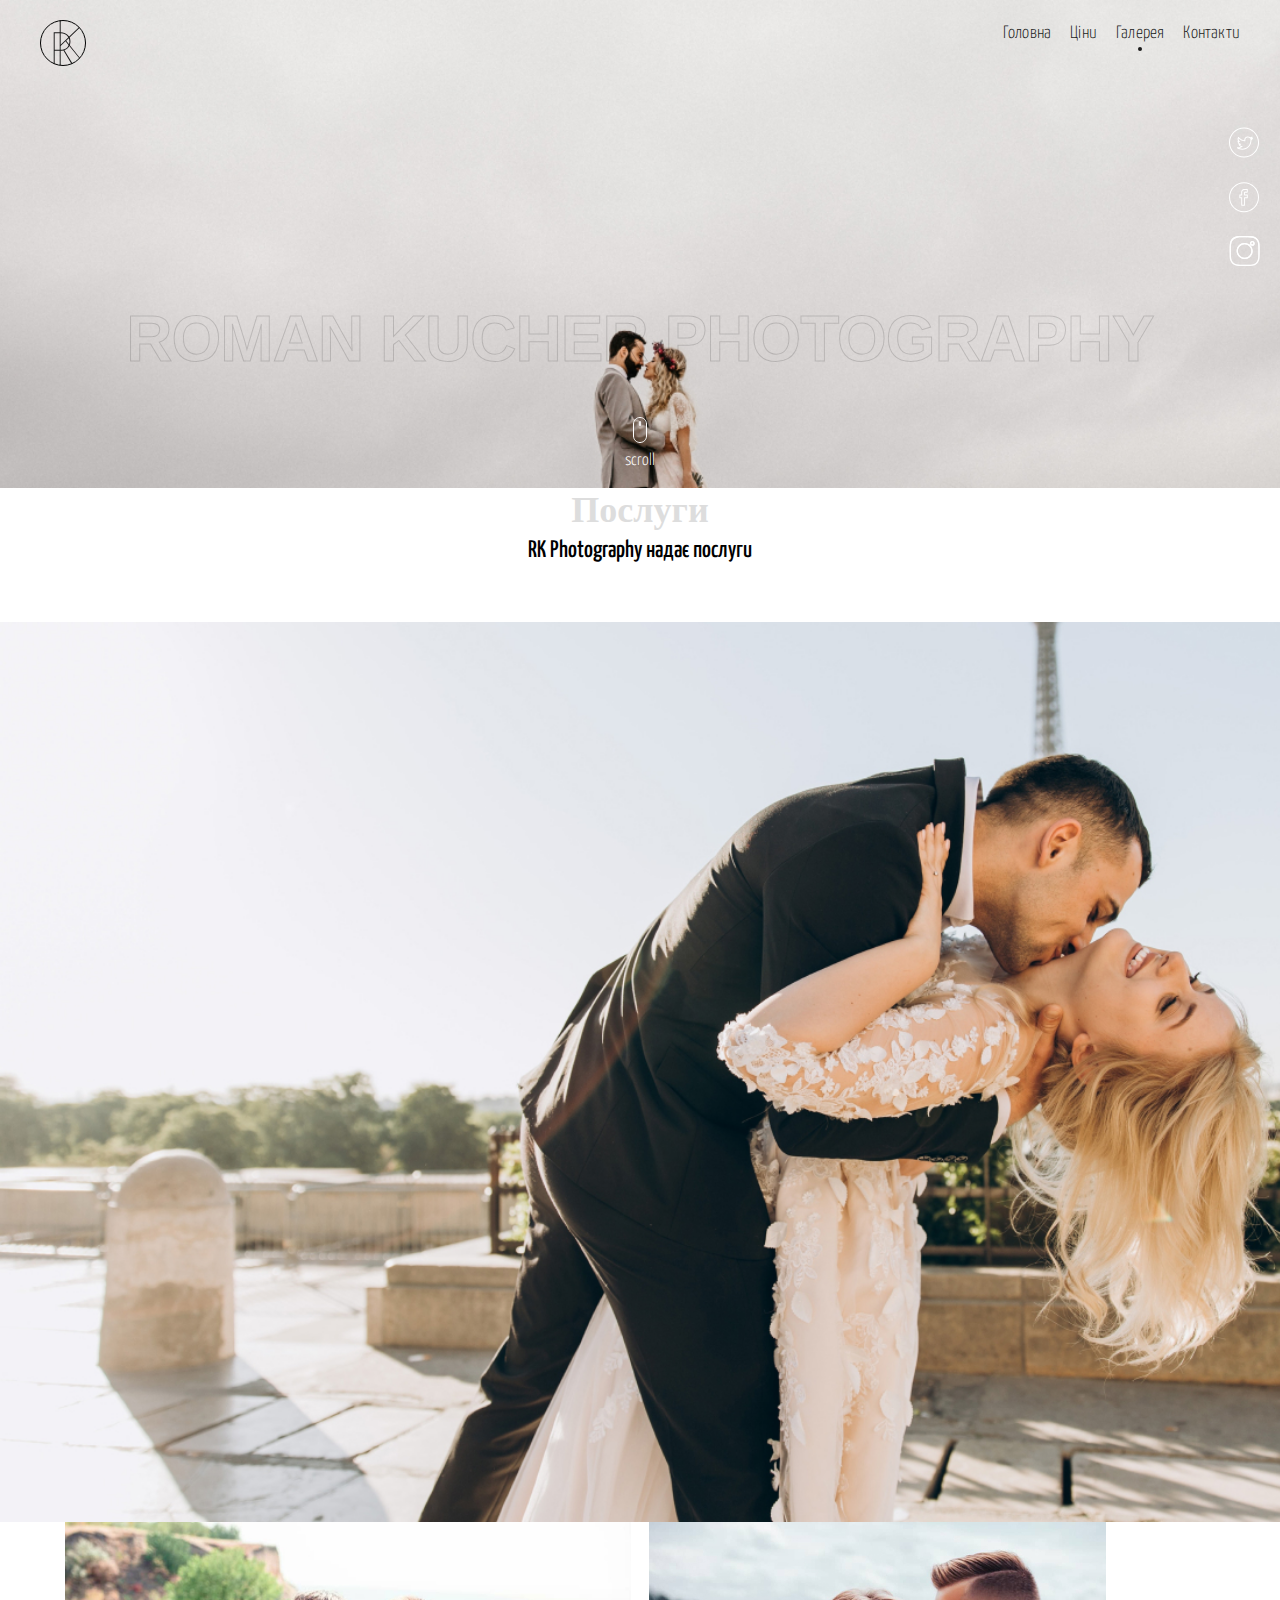
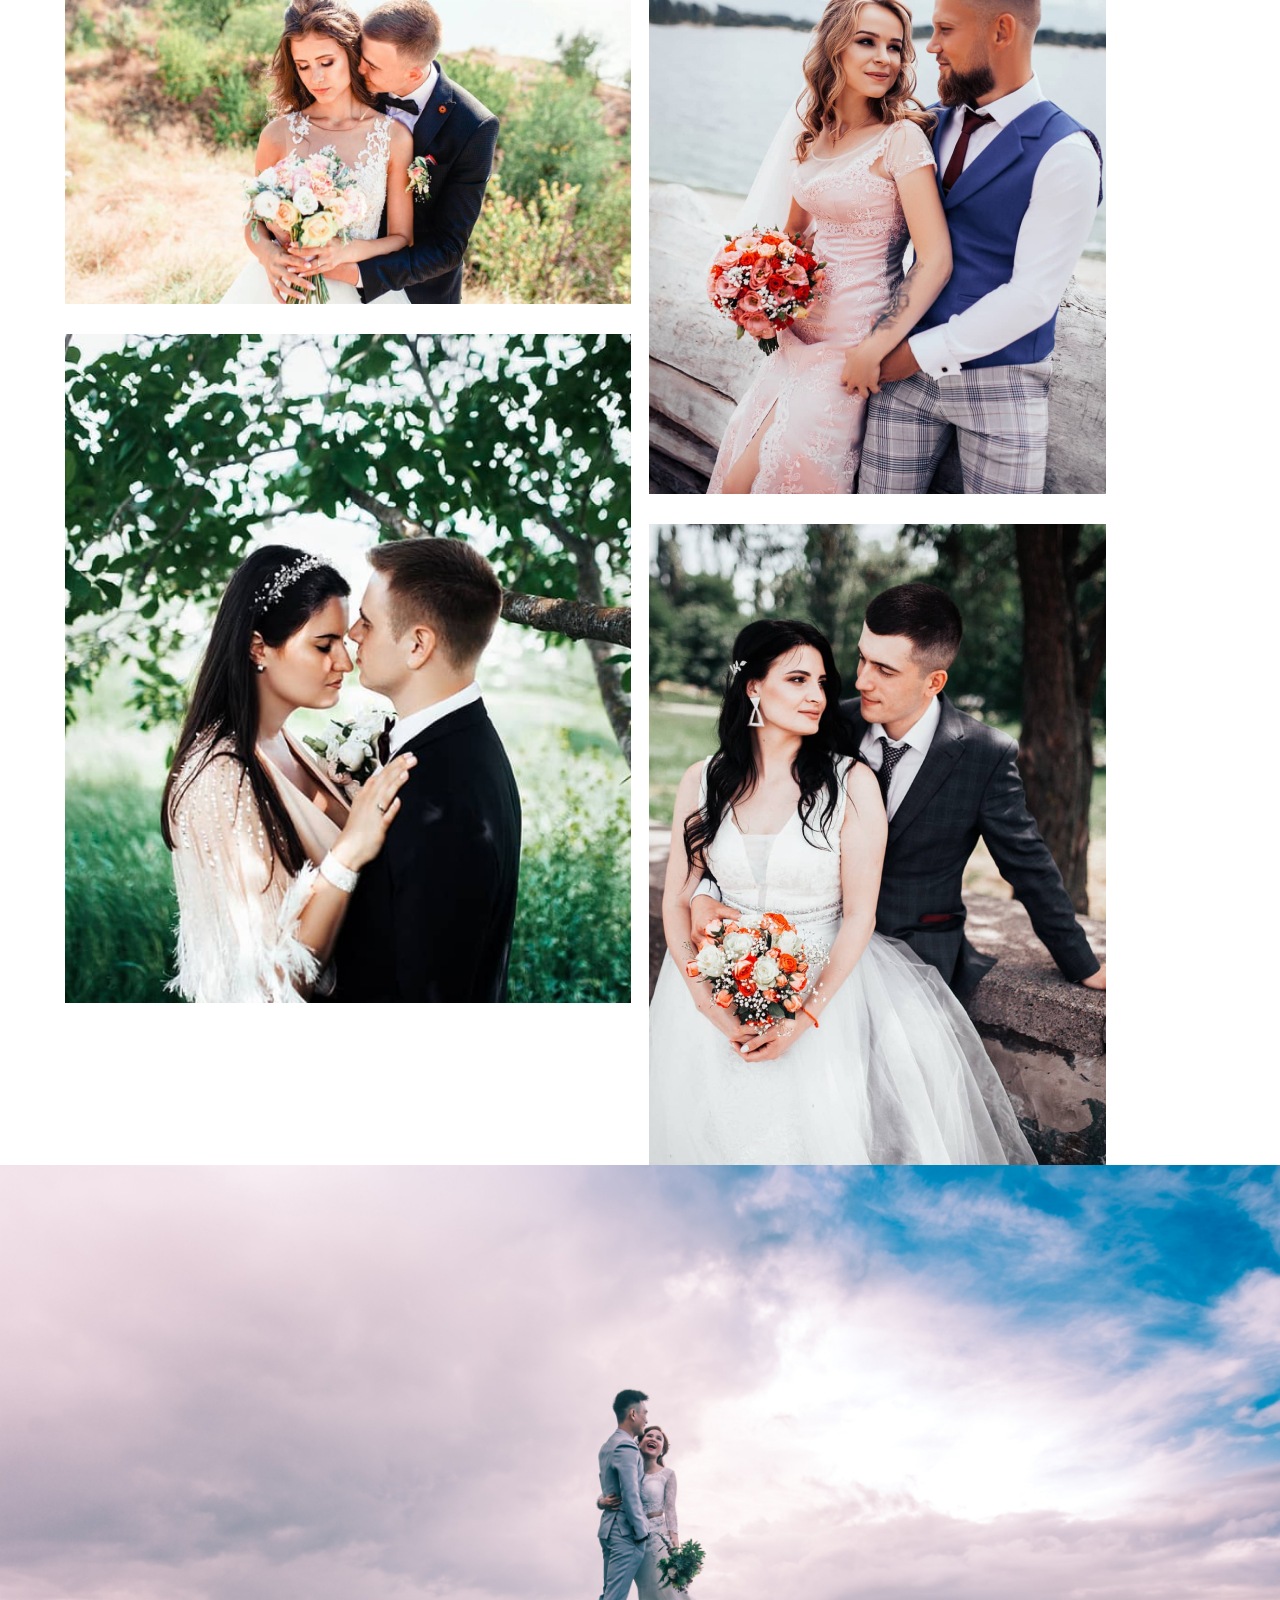
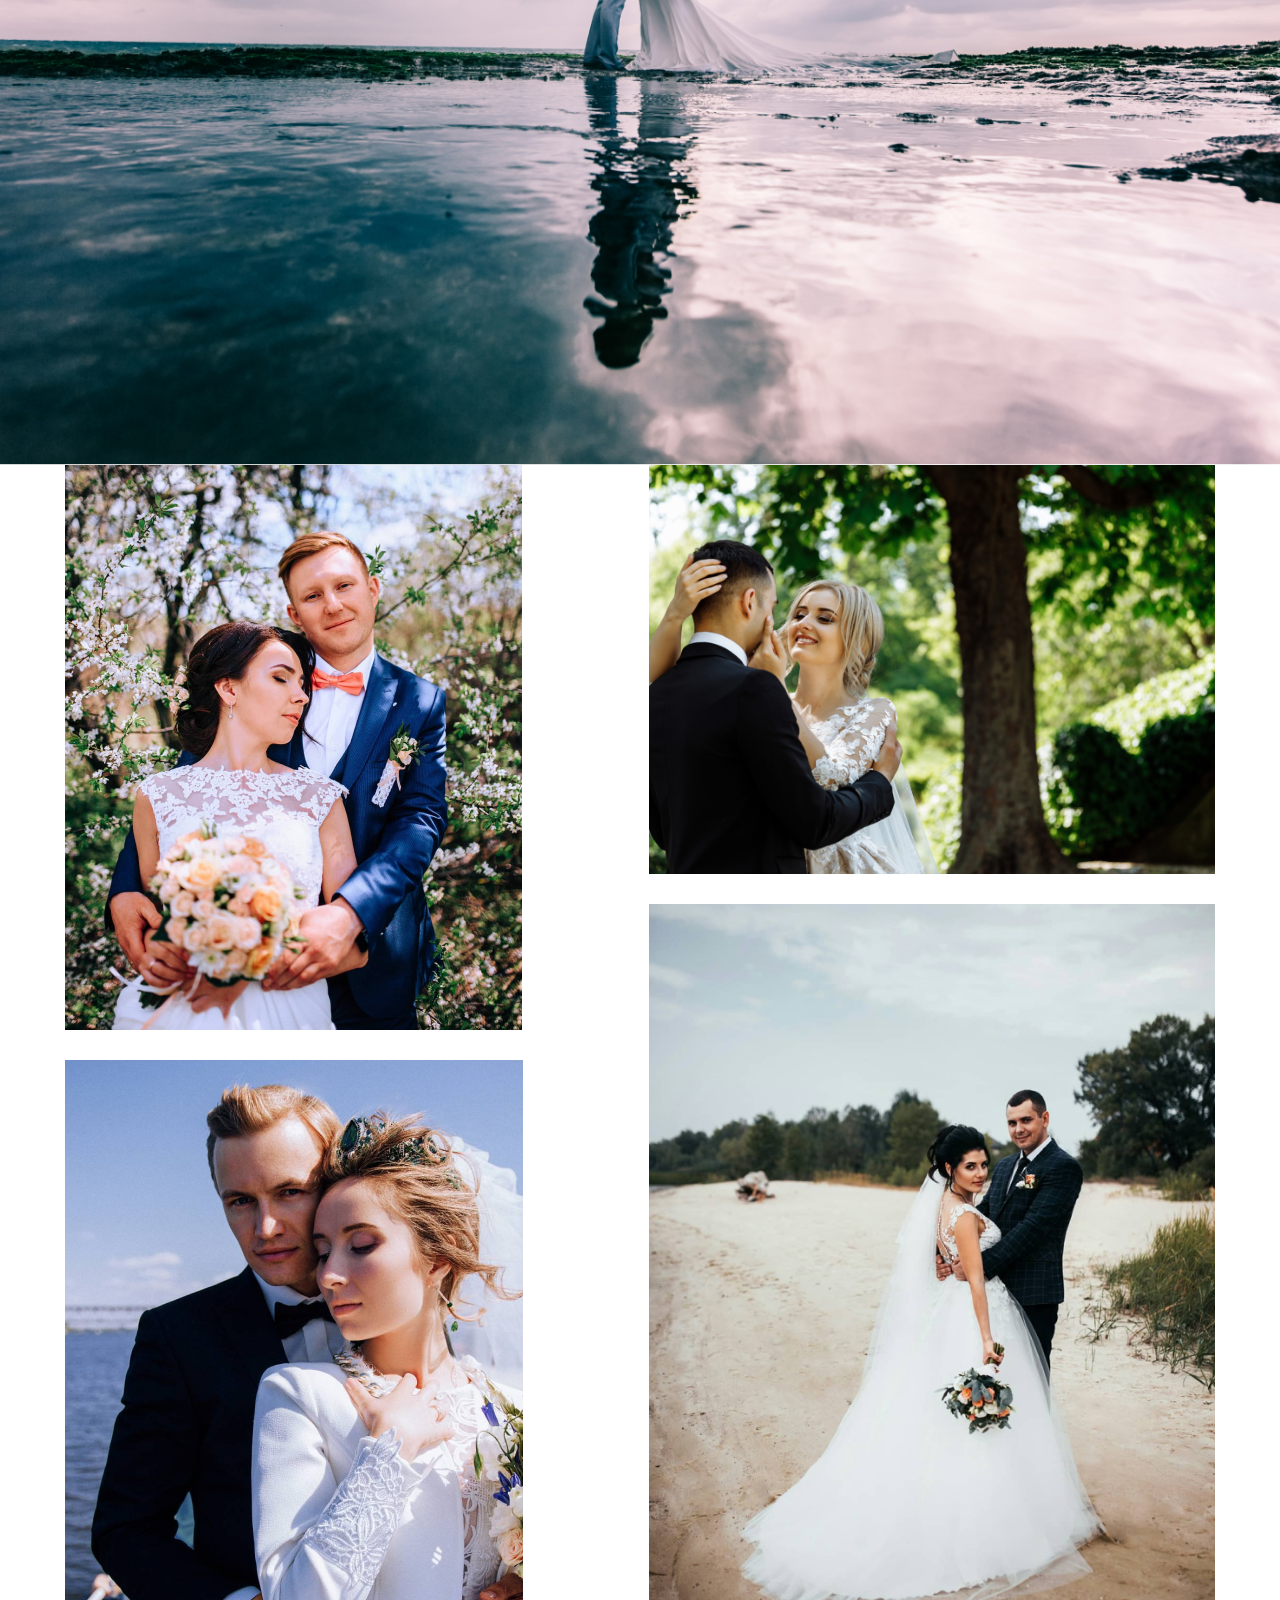
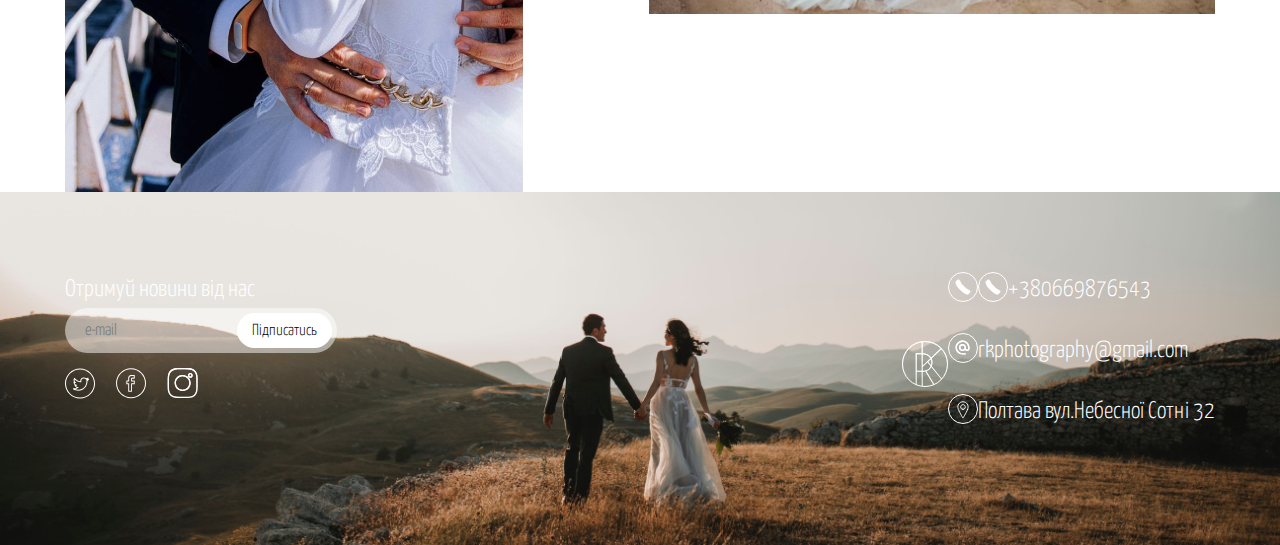
<file: galley.html>
<!DOCTYPE html>
<html lang="en">
  <head>
    <meta charset="UTF-8" />
    <title>Photography Poltava</title>
    <meta http-equiv="X-UA-Compatible" content="IE=edge" />
    <meta name="viewport" content="width=device-width, initial-scale=1" />

    <meta name="description" content="" />
    <link rel="icon" href="favicon.png" />
    <link rel="stylesheet" href="css/style.css" />
  </head>
  <body>
    <header class="ba-header">
      <div class="ba-container-header">
        <nav class="ba-nav">
          <a href="index.html" class="ba-logo">
            <svg
              width="46"
              height="46"
              viewBox="0 0 46 46"
              fill="none"
              xmlns="http://www.w3.org/2000/svg"
            >
              <path
                d="M39.9999 38L39.4999 38.5L25.4719 21.32L20.6239 25.928L20.6719 45L19.7119 45.1655V0.303999H20.6719V23.48L20.6239 24.824L38.9119 7.304L39.4999 8L26.1919 20.696L39.9999 38Z"
                fill="#1A1A1A"
              />
              <path
                d="M31.4999 44L23.4559 30.4C22.3679 30.656 21.2159 30.784 19.9999 30.784H14.6719V44H13.7119V12.304H20.6239C22.0639 12.304 23.5359 12.624 25.0399 13.264C26.5759 13.872 27.8559 14.848 28.8799 16.192C29.9039 17.536 30.4159 19.232 30.4159 21.28C30.4159 23.296 29.9199 25.12 28.9279 26.752C27.9679 28.352 26.4639 29.488 24.4159 30.16L32.4999 43.5L31.4999 44ZM19.8559 29.872C23.3119 29.872 25.7759 29.04 27.2479 27.376C28.7199 25.712 29.4559 23.696 29.4559 21.328C29.4559 19.76 29.0559 18.368 28.2559 17.152C27.4879 15.904 26.4319 14.944 25.0879 14.272C23.7439 13.568 22.2719 13.216 20.6719 13.216H14.6719V29.872H19.8559Z"
                fill="#1A1A1A"
              />
              <circle cx="23" cy="23" r="22.5" stroke="black" />
            </svg>
          </a>
          <ul class="ba-menu">
            <li><a href="index.html">Головна</a></li>
            <li><a href="prices.html">Ціни</a></li>
            <li><a href="galley.html" class="ba-c-active">Галерея</a></li>
            <li><a href="contact.html">Контакти</a></li>
          </ul>
        </nav>
      </div>
    </header>
    <main>
      <div class="ba-sector-main">
        <section class="ba-section-intro ba-section-intro-prices" id="intro">
          <div class="ba-container"></div>
          <div class="ba-container-header">
            <div class="ba-svg">
              <div class="ba-column">
                <a href="#">
                  <svg
                    width="31"
                    height="31"
                    viewBox="0 0 31 31"
                    xmlns="http://www.w3.org/2000/svg"
                  >
                    <path
                      d="M15.0262 0.542908C6.74143 0.542908 0 7.28246 0 15.5682C0 23.854 6.74143 30.5935 15.0262 30.5935C23.3111 30.5935 30.0525 23.854 30.0525 15.5682C30.0525 7.28246 23.3111 0.542908 15.0262 0.542908ZM15.0262 29.5927C7.29338 29.5927 1.00269 23.3011 1.00269 15.5682C1.00269 7.83535 7.29338 1.54372 15.0262 1.54372C22.7591 1.54372 29.0498 7.83535 29.0498 15.5682C29.0498 23.3011 22.7591 29.5927 15.0262 29.5927Z"
                    />
                    <path
                      d="M23.267 10.9259C23.3709 10.7335 23.4566 10.5317 23.5228 10.3233C23.5535 10.2266 23.5541 10.1229 23.5246 10.0259C23.4951 9.92887 23.4369 9.84307 23.3576 9.77982C23.2783 9.71658 23.1817 9.67887 23.0805 9.67167C22.9794 9.66447 22.8784 9.68812 22.791 9.7395C22.3108 10.0248 21.791 10.2373 21.2485 10.3702C20.59 9.77583 19.7348 9.44635 18.8477 9.44525C18.3658 9.44562 17.8889 9.5433 17.4456 9.73243C17.0023 9.92157 16.6018 10.1983 16.2681 10.5459C15.9343 10.8936 15.6742 11.3051 15.5033 11.7557C15.3325 12.2063 15.2543 12.6868 15.2736 13.1683C13.1661 12.903 11.2416 11.8366 9.89941 10.1902C9.84799 10.1279 9.78227 10.0788 9.70783 10.0473C9.6334 10.0158 9.55245 10.0027 9.47187 10.0091C9.39129 10.0155 9.31345 10.0413 9.24497 10.0843C9.17649 10.1272 9.11939 10.1861 9.07852 10.2558C8.77118 10.7833 8.60413 11.3808 8.5933 11.9912C8.58247 12.6017 8.72823 13.2047 9.01667 13.7428C8.94593 13.7547 8.87797 13.7795 8.81614 13.8158C8.74037 13.8642 8.67799 13.9308 8.63475 14.0096C8.59152 14.0883 8.56882 14.1767 8.56875 14.2666C8.56875 15.3302 9.04198 16.3066 9.80477 16.9701L9.77197 17.0029C9.71438 17.068 9.67476 17.1471 9.65702 17.2322C9.63927 17.3173 9.64401 17.4056 9.67076 17.4883C9.82982 17.9845 10.0954 18.44 10.4489 18.8228C10.8025 19.2056 11.2354 19.5065 11.7174 19.7045C10.7274 20.1874 9.61956 20.3758 8.52564 20.2471C8.41319 20.2356 8.30012 20.2618 8.20414 20.3215C8.10816 20.3812 8.03469 20.471 7.99525 20.577C7.95737 20.6837 7.95666 20.8 7.99323 20.9072C8.0298 21.0144 8.10151 21.106 8.19672 21.1673C9.68389 22.1218 11.414 22.6289 13.1811 22.6282C18.9723 22.6282 22.4339 17.9241 22.4339 13.3763L22.433 13.2227C22.9943 12.7845 23.4818 12.2593 23.8771 11.6671C23.9369 11.5776 23.9664 11.4711 23.961 11.3636C23.9557 11.256 23.9158 11.153 23.8474 11.0699C23.7789 10.9867 23.6855 10.9278 23.581 10.9019C23.4765 10.8759 23.3664 10.8843 23.267 10.9259ZM21.6318 12.5704C21.5638 12.6193 21.5091 12.6845 21.4728 12.76C21.4364 12.8354 21.4196 12.9188 21.4238 13.0024C21.4294 13.1261 21.4322 13.2517 21.4322 13.3754C21.4322 17.4311 18.3463 21.6265 13.182 21.6265C12.261 21.6269 11.3464 21.4723 10.4767 21.1692C11.5183 20.9696 12.4969 20.5229 13.3301 19.8666C13.4112 19.8027 13.4706 19.7152 13.5001 19.6163C13.5296 19.5173 13.5279 19.4116 13.4951 19.3137C13.4622 19.2157 13.4 19.1303 13.3168 19.0691C13.2336 19.0079 13.1335 18.9739 13.0302 18.9717C12.6262 18.964 12.2296 18.8614 11.8725 18.6723C11.5153 18.4831 11.2077 18.2127 10.9743 17.8828C11.2113 17.8669 11.4437 17.8275 11.6696 17.7666C11.7789 17.7374 11.875 17.6719 11.9424 17.581C12.0097 17.4901 12.0442 17.379 12.0403 17.2659C12.0364 17.1528 11.9943 17.0444 11.9208 16.9584C11.8474 16.8723 11.7469 16.8137 11.6358 16.792C11.1795 16.6992 10.757 16.4841 10.4135 16.1696C10.07 15.8552 9.81845 15.4533 9.68576 15.0069C9.93502 15.0697 10.1908 15.1062 10.4467 15.1147C10.6669 15.1137 10.8712 14.9788 10.9396 14.767C11.008 14.5552 10.9274 14.3219 10.7409 14.1982C10.3 13.9044 9.9605 13.4817 9.76879 12.9878C9.57709 12.4938 9.54253 11.9528 9.66983 11.4384C11.2976 13.1086 13.4955 14.1032 15.8246 14.2235C15.9896 14.2244 16.1339 14.1654 16.2341 14.0445C16.3344 13.9236 16.3728 13.7634 16.3372 13.6097C16.2091 13.0577 16.2664 12.4789 16.5003 11.9629C16.7343 11.4468 17.1318 11.0222 17.6314 10.7548C18.1309 10.4874 18.7047 10.3921 19.2639 10.4837C19.8231 10.5752 20.3365 10.8486 20.7247 11.2613C20.7829 11.3234 20.8559 11.3697 20.9369 11.3957C21.0179 11.4218 21.1041 11.4268 21.1876 11.4103C21.3422 11.3794 21.495 11.3438 21.6458 11.3026C21.5778 11.3535 21.5071 11.4007 21.4341 11.4441C21.3369 11.5036 21.2629 11.5944 21.2243 11.7017C21.1856 11.8089 21.1847 11.926 21.2216 12.0339C21.2585 12.1417 21.331 12.2337 21.4272 12.2948C21.5234 12.3559 21.6375 12.3824 21.7508 12.3699L21.9213 12.3484C21.8274 12.4257 21.7309 12.4998 21.6318 12.5704Z"
                    />
                  </svg>
                </a>

                <a href="#">
                  <svg
                    width="31"
                    height="31"
                    viewBox="0 0 31 31"
                    xmlns="http://www.w3.org/2000/svg"
                  >
                    <path
                      d="M15.0272 0.335388C6.75997 0.335388 0.0328369 7.06065 0.0328369 15.3288C0.0328369 23.597 6.75997 30.3223 15.0272 30.3223C23.2945 30.3223 30.0216 23.597 30.0216 15.3288C30.0216 7.06065 23.2945 0.335388 15.0272 0.335388ZM15.0272 29.3236C7.31075 29.3236 1.0334 23.0453 1.0334 15.3288C1.0334 7.61237 7.31075 1.33408 15.0272 1.33408C22.7437 1.33408 29.021 7.61237 29.021 15.3288C29.021 23.0453 22.7437 29.3236 15.0272 29.3236Z"
                    />
                    <path
                      d="M18.2999 6.91287H15.805C12.6275 6.88108 12.2217 8.8476 12.2217 10.9759V12.5235H10.8191C10.7557 12.515 10.6912 12.5213 10.6306 12.5418C10.57 12.5623 10.5149 12.5965 10.4697 12.6417C10.4245 12.6869 10.3903 12.742 10.3698 12.8026C10.3493 12.8631 10.343 12.9276 10.3515 12.991V15.7964C10.343 15.8598 10.3493 15.9242 10.3698 15.9848C10.3903 16.0454 10.4245 16.1005 10.4697 16.1457C10.5149 16.1909 10.57 16.2251 10.6306 16.2456C10.6912 16.2661 10.7557 16.2724 10.8191 16.2639H12.2217V23.2772C12.2139 23.3407 12.2207 23.4051 12.2417 23.4656C12.2626 23.5261 12.2971 23.581 12.3424 23.6261C12.3878 23.6712 12.4429 23.7053 12.5035 23.7259C12.5641 23.7465 12.6286 23.7529 12.6921 23.7447H15.5488C15.8247 23.7765 16.0482 23.553 15.9603 23.2772L15.9621 16.2639H18.2999C18.3633 16.2724 18.4278 16.2661 18.4884 16.2456C18.5489 16.2251 18.604 16.1909 18.6492 16.1457C18.6944 16.1005 18.7286 16.0454 18.7491 15.9848C18.7696 15.9242 18.7759 15.8598 18.7674 15.7964V12.991C18.7759 12.9276 18.7696 12.8631 18.7491 12.8026C18.7286 12.742 18.6944 12.6869 18.6492 12.6417C18.604 12.5965 18.5489 12.5623 18.4884 12.5418C18.4278 12.5213 18.3633 12.515 18.2999 12.5235H15.9593L15.9621 11.1208C16.0528 10.5233 16.0528 10.6206 16.6073 10.6533H18.2802C18.4102 10.6243 18.5486 10.6402 18.6459 10.5457C18.7431 10.4513 18.7992 10.3223 18.7665 10.1857V7.38042C18.7751 7.31708 18.769 7.25259 18.7486 7.192C18.7283 7.1314 18.6942 7.07633 18.649 7.03108C18.6038 6.98583 18.5488 6.95162 18.4883 6.93111C18.4277 6.91061 18.3632 6.90437 18.2999 6.91287ZM17.7996 9.66581L16.627 9.62093C15.1748 9.62093 15.0532 10.4092 15.0532 11.2162L15.0495 12.9892C15.0493 13.0548 15.0622 13.1199 15.0872 13.1806C15.1122 13.2412 15.149 13.2964 15.1954 13.3429C15.2418 13.3893 15.2969 13.4262 15.3575 13.4514C15.4181 13.4765 15.4832 13.4895 15.5488 13.4895H17.8323V15.2961H15.5507C15.4182 15.2961 15.2911 15.3487 15.1973 15.4423C15.1035 15.5359 15.0506 15.6629 15.0504 15.7954L15.0495 22.8096H13.1568V15.7964C13.1568 15.5205 12.9689 15.297 12.6921 15.297H11.2866V13.4904H12.6921C12.7577 13.4905 12.8227 13.4777 12.8833 13.4526C12.944 13.4276 12.9991 13.3909 13.0455 13.3445C13.139 13.2501 13.1559 13.1229 13.1559 12.9901V10.975C13.1559 8.87846 13.5795 7.87977 15.8041 7.87977H17.7987V9.66581H17.7996Z"
                    />
                  </svg>
                </a>

                <a href="#">
                  <svg
                    width="31"
                    height="31"
                    viewBox="0 0 31 31"
                    fill="none"
                    xmlns="http://www.w3.org/2000/svg"
                  >
                    <path
                      d="M30.6463 10.9653C30.6463 13.6656 30.6463 16.3659 30.6463 19.0662C30.6232 19.4166 30.6058 19.7677 30.5756 20.1174C30.4946 21.0548 30.4657 22.0018 30.3127 22.9276C29.6954 26.6502 26.8241 29.3801 23.0752 29.7845C21.7148 29.9311 20.3402 29.942 18.972 30.0166C18.8345 30.0243 18.6969 30.0448 18.5593 30.0596C16.6305 30.0596 14.7017 30.0596 12.7729 30.0596C12.6244 30.0448 12.4765 30.0256 12.328 30.0166C10.8229 29.9208 9.29725 29.9497 7.81595 29.7073C4.6058 29.182 2.39927 27.3433 1.29472 24.2546C0.820243 22.927 0.724446 21.5318 0.70323 20.1393C0.662725 17.4505 0.62415 14.7612 0.66144 12.0725C0.683942 10.4375 0.726375 8.78581 0.976474 7.17528C1.41945 4.31875 3.00491 2.22602 5.65121 0.993527C7.10808 0.315239 8.67426 0.138434 10.2539 0.114003C13.0603 0.069641 15.8673 0.0458526 18.6737 0.051639C20.3215 0.0554965 21.9797 0.040066 23.6037 0.369888C26.9566 1.05011 29.1644 3.01554 30.1333 6.32083C30.4702 7.47102 30.5235 8.66044 30.5756 9.84857C30.5923 10.2221 30.6225 10.5937 30.6463 10.9653ZM15.6616 1.28349C15.661 1.3002 15.661 1.31756 15.6603 1.33428C14.6535 1.33428 13.6454 1.31435 12.6392 1.33878C11.0557 1.378 9.46313 1.32849 7.90017 1.64224C5.04685 2.21445 3.17658 3.8867 2.3787 6.70273C2.02831 7.93972 1.98587 9.22043 1.97623 10.4934C1.95308 13.5145 1.9473 16.5363 1.98009 19.5568C1.99166 20.6022 2.05467 21.6617 2.23919 22.6885C2.76446 25.6048 4.47079 27.5072 7.34404 28.3089C8.57139 28.6516 9.84246 28.6915 11.1045 28.7018C14.1256 28.7262 17.1474 28.7307 20.1685 28.6986C21.1927 28.6876 22.2291 28.6201 23.2372 28.4459C26.142 27.9425 28.0579 26.2696 28.8899 23.4169C29.2222 22.2764 29.2775 21.094 29.2936 19.9168C29.3283 17.3998 29.3598 14.8814 29.3328 12.3643C29.3161 10.8136 29.2653 9.25579 29.093 7.71598C28.8397 5.45994 27.73 3.68482 25.7594 2.50119C24.5642 1.78304 23.2308 1.50916 21.8614 1.45193C19.7956 1.36707 17.728 1.33685 15.6616 1.28349Z"
                    />
                    <path
                      d="M30.6463 10.9653C30.6463 13.6656 30.6463 16.3659 30.6463 19.0662C30.6232 19.4166 30.6058 19.7677 30.5756 20.1174C30.4946 21.0548 30.4657 22.0018 30.3127 22.9276C29.6954 26.6502 26.8241 29.3801 23.0752 29.7845C21.7148 29.9311 20.3402 29.942 18.972 30.0166C18.8345 30.0243 18.6969 30.0448 18.5593 30.0596C16.6305 30.0596 14.7017 30.0596 12.7729 30.0596C12.6244 30.0448 12.4765 30.0256 12.328 30.0166C10.8229 29.9208 9.29725 29.9497 7.81595 29.7073C4.6058 29.182 2.39927 27.3433 1.29472 24.2546C0.820243 22.927 0.724446 21.5318 0.70323 20.1393C0.662725 17.4505 0.62415 14.7612 0.66144 12.0725C0.683942 10.4375 0.726375 8.78581 0.976474 7.17528C1.41945 4.31875 3.00491 2.22602 5.65121 0.993527C7.10808 0.315239 8.67426 0.138434 10.2539 0.114003C13.0603 0.069641 15.8673 0.0458526 18.6737 0.051639C20.3215 0.0554965 21.9797 0.040066 23.6037 0.369888C26.9566 1.05011 29.1644 3.01554 30.1333 6.32083C30.4702 7.47102 30.5235 8.66044 30.5756 9.84857C30.5923 10.2221 30.6225 10.5937 30.6463 10.9653ZM15.6616 1.28349C15.661 1.3002 15.661 1.31756 15.6603 1.33428C14.6535 1.33428 13.6454 1.31435 12.6392 1.33878C11.0557 1.378 9.46313 1.32849 7.90017 1.64224C5.04685 2.21445 3.17658 3.8867 2.3787 6.70273C2.02831 7.93972 1.98587 9.22043 1.97623 10.4934C1.95308 13.5145 1.9473 16.5363 1.98009 19.5568C1.99166 20.6022 2.05467 21.6617 2.23919 22.6885C2.76446 25.6048 4.47079 27.5072 7.34404 28.3089C8.57139 28.6516 9.84246 28.6915 11.1045 28.7018C14.1256 28.7262 17.1474 28.7307 20.1685 28.6986C21.1927 28.6876 22.2291 28.6201 23.2372 28.4459C26.142 27.9425 28.0579 26.2696 28.8899 23.4169C29.2222 22.2764 29.2775 21.094 29.2936 19.9168C29.3283 17.3998 29.3598 14.8814 29.3328 12.3643C29.3161 10.8136 29.2653 9.25579 29.093 7.71598C28.8397 5.45994 27.73 3.68482 25.7594 2.50119C24.5642 1.78304 23.2308 1.50916 21.8614 1.45193C19.7956 1.36707 17.728 1.33685 15.6616 1.28349Z"
                      fill="url(#paint0_linear)"
                    />
                    <path
                      d="M23.6391 15.0576C23.6327 19.5041 20.0535 23.0544 15.5877 23.0441C11.2036 23.0344 7.62694 19.4385 7.63594 15.0499C7.64494 10.5693 11.1997 7.03518 15.6919 7.03968C20.0966 7.04418 23.6455 10.6246 23.6391 15.0576ZM15.6404 8.32167C11.9487 8.32103 8.92887 11.3299 8.91859 15.019C8.9083 18.714 11.9416 21.7556 15.6391 21.7582C19.3218 21.7601 22.3532 18.7352 22.3577 15.0531C22.3622 11.3447 19.3463 8.32232 15.6404 8.32167Z"
                    />
                    <path
                      d="M23.6391 15.0576C23.6327 19.5041 20.0535 23.0544 15.5877 23.0441C11.2036 23.0344 7.62694 19.4385 7.63594 15.0499C7.64494 10.5693 11.1997 7.03518 15.6919 7.03968C20.0966 7.04418 23.6455 10.6246 23.6391 15.0576ZM15.6404 8.32167C11.9487 8.32103 8.92887 11.3299 8.91859 15.019C8.9083 18.714 11.9416 21.7556 15.6391 21.7582C19.3218 21.7601 22.3532 18.7352 22.3577 15.0531C22.3622 11.3447 19.3463 8.32232 15.6404 8.32167Z"
                    />
                    <path
                      d="M20.9407 7.35725C20.9465 6.06496 22.0022 5.01377 23.2951 5.01184C24.5945 5.00991 25.6669 6.08489 25.663 7.38425C25.6592 8.6894 24.5945 9.74252 23.2842 9.73802C21.9745 9.7348 20.9349 8.67783 20.9407 7.35725ZM23.2932 6.31313C22.7049 6.31571 22.2278 6.78504 22.2214 7.36818C22.215 7.95517 22.7165 8.45988 23.3028 8.45666C23.8969 8.45345 24.3701 7.96225 24.363 7.35661C24.3566 6.75933 23.8956 6.31056 23.2932 6.31313Z"
                    />
                    <path
                      d="M20.9407 7.35725C20.9465 6.06496 22.0022 5.01377 23.2951 5.01184C24.5945 5.00991 25.6669 6.08489 25.663 7.38425C25.6592 8.6894 24.5945 9.74252 23.2842 9.73802C21.9745 9.7348 20.9349 8.67783 20.9407 7.35725ZM23.2932 6.31313C22.7049 6.31571 22.2278 6.78504 22.2214 7.36818C22.215 7.95517 22.7165 8.45988 23.3028 8.45666C23.8969 8.45345 24.3701 7.96225 24.363 7.35661C24.3566 6.75933 23.8956 6.31056 23.2932 6.31313Z"
                    />
                  </svg>
                </a>
              </div>
            </div>
            <h1 class="ba-title-second">roman Kucher Photography</h1>
            <div class="ba-scroll-flex">
              <a href="#prices-p" class="ba-scroll">
                <svg
                  width="14"
                  height="26"
                  viewBox="0 0 14 26"
                  fill="none"
                  xmlns="http://www.w3.org/2000/svg"
                >
                  <path
                    d="M0.5 7C0.5 3.41015 3.41015 0.5 7 0.5C10.5899 0.5 13.5 3.41015 13.5 7V19C13.5 22.5899 10.5899 25.5 7 25.5C3.41015 25.5 0.5 22.5899 0.5 19V7Z"
                    stroke="white"
                  />
                  <path
                    d="M6.25 5C6.25 4.58579 6.58579 4.25 7 4.25C7.41421 4.25 7.75 4.58579 7.75 5V8C7.75 8.41421 7.41421 8.75 7 8.75C6.58579 8.75 6.25 8.41421 6.25 8V5Z"
                    fill="white"
                    stroke="white"
                    stroke-width="0.5"
                  />
                  <line x1="1" y1="11.5" x2="13" y2="11.5" />
                </svg>

                scroll
              </a>
            </div>
          </div>
        </section>

        <div class="ba-titles">
          <p class="ba-transparent">Послуги</p>
          <h3>
            RK Photography надає послуги
          </h3>
        </div>
        <section class="ba-gallery-sec">
          <div class="ba-sec-f-i">
            <!--<a href="#" class="ba-rel">
               <div class="ba-img-desc-g">
                <p class="ba-no-p-marg">Алекс & Юлія</p>
              </div> 
            </a> /-->
          </div>
        </section>
        <div class="ba-container">
          <div class="">
            <div class="ba-img-flex-g">
              <div class="ba-img-block-g ">
                <img class="ba-m"
                  src="img/img.gallery/r_w_kucher_42607295_1931583480484677_2232551952534943757_n 2.jpg"
                  alt="girl"
                />
              </div>

              <div class="ba-img-block-g ba-mg">
                <img class="ba-m"
                  src="img/img.gallery/r_w_kucher_62386191_623578511458422_1380947438930905879_n 1.jpg"
                  alt="ejjeje"
                />
              </div>

              <div class="ba-img-block-g">
                <img class="ba-m"
                  src="img/img.gallery/r_w_kucher_68742058_164119991398766_2896276473638426892_n 1.jpg"
                  alt="boy"
                />
              </div>

              <div class="ba-img-block-g ba-mg">
                <img class="ba-m"
                  src="img/img.gallery/r_w_kucher_66388331_356793871908922_1148453118105390847_n 1.png"
                  alt="fvr"
                />
              </div>
            </div>
          </div>
        </div>
        <section class="ba-gallery-th">
          <div class="ba-sec-f-i">
            <!--<a href="#" class="ba-rel">
               <div class="ba-img-desc-g">
                <p class="ba-no-p-marg">Алекс & Юлія</p>
              </div> 
            </a> /-->
          </div>
        </section>
        <div class="ba-container">
          <div class="">
            <div class="ba-img-flex-g">
              <div class="ba-img-block-g ">
                <img class="ba-m"
                  src="img/akskaj/r_w_kucher_32280093_195585984416904_668865328704389120_n1.png"
                  alt="girl"
                />
              </div>

              <div class="ba-img-block-g ba-mg">
                <img class="ba-m"
                  src="img/akskaj/r_w_kucher_21827054_2017300081826727_7718257140892172288_n1.png"
                  alt="ejjeje"
                />
              </div>

              <div class="ba-img-block-g">
                <img class="ba-m"
                  src="img/akskaj/couple-standing-under-tree-14883181.png"
                  alt="boy"
                />
              </div>

              <div class="ba-img-block-g ba-mg">
                <img class="ba-m"
                  src="img/akskaj/r_w_kucher_70050170_629085200952728_7792954859988354163_n1.png"
                  alt="fvr"
                />
              </div>
            </div>
          </div>
        </div>
      </div>
    </main>
    <footer class="ba-footer">
        <div class="ba-container">
          <div class="ba-footer-flex"><div class="ba-box-flex">
          <div class="ba-form-box">
          <p>
          Отримуй новини від нас
          </p>
          <form action="#" method="POST" class="ba-email">
          <input
          type="email"
          name="email"
          placeholder="e-mail"
          class="ba-email__input"
          />
          <button class="ba-button ba-button--frm">
          Підписатись
          </button>
          </form>
          <div class="ba-svg ba-svg--footer">
          <div class="ba-column ba-column--footer">
          <a href="#">
          <svg
          width="31"
          height="31"
          viewBox="0 0 31 31"
          xmlns="http://www.w3.org/2000/svg"
          >
          <path
          d="M15.0262 0.542908C6.74143 0.542908 0 7.28246 0 15.5682C0 23.854 6.74143 30.5935 15.0262 30.5935C23.3111 30.5935 30.0525 23.854 30.0525 15.5682C30.0525 7.28246 23.3111 0.542908 15.0262 0.542908ZM15.0262 29.5927C7.29338 29.5927 1.00269 23.3011 1.00269 15.5682C1.00269 7.83535 7.29338 1.54372 15.0262 1.54372C22.7591 1.54372 29.0498 7.83535 29.0498 15.5682C29.0498 23.3011 22.7591 29.5927 15.0262 29.5927Z"
          />
          <path
          d="M23.267 10.9259C23.3709 10.7335 23.4566 10.5317 23.5228 10.3233C23.5535 10.2266 23.5541 10.1229 23.5246 10.0259C23.4951 9.92887 23.4369 9.84307 23.3576 9.77982C23.2783 9.71658 23.1817 9.67887 23.0805 9.67167C22.9794 9.66447 22.8784 9.68812 22.791 9.7395C22.3108 10.0248 21.791 10.2373 21.2485 10.3702C20.59 9.77583 19.7348 9.44635 18.8477 9.44525C18.3658 9.44562 17.8889 9.5433 17.4456 9.73243C17.0023 9.92157 16.6018 10.1983 16.2681 10.5459C15.9343 10.8936 15.6742 11.3051 15.5033 11.7557C15.3325 12.2063 15.2543 12.6868 15.2736 13.1683C13.1661 12.903 11.2416 11.8366 9.89941 10.1902C9.84799 10.1279 9.78227 10.0788 9.70783 10.0473C9.6334 10.0158 9.55245 10.0027 9.47187 10.0091C9.39129 10.0155 9.31345 10.0413 9.24497 10.0843C9.17649 10.1272 9.11939 10.1861 9.07852 10.2558C8.77118 10.7833 8.60413 11.3808 8.5933 11.9912C8.58247 12.6017 8.72823 13.2047 9.01667 13.7428C8.94593 13.7547 8.87797 13.7795 8.81614 13.8158C8.74037 13.8642 8.67799 13.9308 8.63475 14.0096C8.59152 14.0883 8.56882 14.1767 8.56875 14.2666C8.56875 15.3302 9.04198 16.3066 9.80477 16.9701L9.77197 17.0029C9.71438 17.068 9.67476 17.1471 9.65702 17.2322C9.63927 17.3173 9.64401 17.4056 9.67076 17.4883C9.82982 17.9845 10.0954 18.44 10.4489 18.8228C10.8025 19.2056 11.2354 19.5065 11.7174 19.7045C10.7274 20.1874 9.61956 20.3758 8.52564 20.2471C8.41319 20.2356 8.30012 20.2618 8.20414 20.3215C8.10816 20.3812 8.03469 20.471 7.99525 20.577C7.95737 20.6837 7.95666 20.8 7.99323 20.9072C8.0298 21.0144 8.10151 21.106 8.19672 21.1673C9.68389 22.1218 11.414 22.6289 13.1811 22.6282C18.9723 22.6282 22.4339 17.9241 22.4339 13.3763L22.433 13.2227C22.9943 12.7845 23.4818 12.2593 23.8771 11.6671C23.9369 11.5776 23.9664 11.4711 23.961 11.3636C23.9557 11.256 23.9158 11.153 23.8474 11.0699C23.7789 10.9867 23.6855 10.9278 23.581 10.9019C23.4765 10.8759 23.3664 10.8843 23.267 10.9259ZM21.6318 12.5704C21.5638 12.6193 21.5091 12.6845 21.4728 12.76C21.4364 12.8354 21.4196 12.9188 21.4238 13.0024C21.4294 13.1261 21.4322 13.2517 21.4322 13.3754C21.4322 17.4311 18.3463 21.6265 13.182 21.6265C12.261 21.6269 11.3464 21.4723 10.4767 21.1692C11.5183 20.9696 12.4969 20.5229 13.3301 19.8666C13.4112 19.8027 13.4706 19.7152 13.5001 19.6163C13.5296 19.5173 13.5279 19.4116 13.4951 19.3137C13.4622 19.2157 13.4 19.1303 13.3168 19.0691C13.2336 19.0079 13.1335 18.9739 13.0302 18.9717C12.6262 18.964 12.2296 18.8614 11.8725 18.6723C11.5153 18.4831 11.2077 18.2127 10.9743 17.8828C11.2113 17.8669 11.4437 17.8275 11.6696 17.7666C11.7789 17.7374 11.875 17.6719 11.9424 17.581C12.0097 17.4901 12.0442 17.379 12.0403 17.2659C12.0364 17.1528 11.9943 17.0444 11.9208 16.9584C11.8474 16.8723 11.7469 16.8137 11.6358 16.792C11.1795 16.6992 10.757 16.4841 10.4135 16.1696C10.07 15.8552 9.81845 15.4533 9.68576 15.0069C9.93502 15.0697 10.1908 15.1062 10.4467 15.1147C10.6669 15.1137 10.8712 14.9788 10.9396 14.767C11.008 14.5552 10.9274 14.3219 10.7409 14.1982C10.3 13.9044 9.9605 13.4817 9.76879 12.9878C9.57709 12.4938 9.54253 11.9528 9.66983 11.4384C11.2976 13.1086 13.4955 14.1032 15.8246 14.2235C15.9896 14.2244 16.1339 14.1654 16.2341 14.0445C16.3344 13.9236 16.3728 13.7634 16.3372 13.6097C16.2091 13.0577 16.2664 12.4789 16.5003 11.9629C16.7343 11.4468 17.1318 11.0222 17.6314 10.7548C18.1309 10.4874 18.7047 10.3921 19.2639 10.4837C19.8231 10.5752 20.3365 10.8486 20.7247 11.2613C20.7829 11.3234 20.8559 11.3697 20.9369 11.3957C21.0179 11.4218 21.1041 11.4268 21.1876 11.4103C21.3422 11.3794 21.495 11.3438 21.6458 11.3026C21.5778 11.3535 21.5071 11.4007 21.4341 11.4441C21.3369 11.5036 21.2629 11.5944 21.2243 11.7017C21.1856 11.8089 21.1847 11.926 21.2216 12.0339C21.2585 12.1417 21.331 12.2337 21.4272 12.2948C21.5234 12.3559 21.6375 12.3824 21.7508 12.3699L21.9213 12.3484C21.8274 12.4257 21.7309 12.4998 21.6318 12.5704Z"
          />
          </svg>
          </a>
          
          <a href="#">
          <svg
          width="31"
          height="31"
          viewBox="0 0 31 31"
          xmlns="http://www.w3.org/2000/svg"
          >
          <path
          d="M15.0272 0.335388C6.75997 0.335388 0.0328369 7.06065 0.0328369 15.3288C0.0328369 23.597 6.75997 30.3223 15.0272 30.3223C23.2945 30.3223 30.0216 23.597 30.0216 15.3288C30.0216 7.06065 23.2945 0.335388 15.0272 0.335388ZM15.0272 29.3236C7.31075 29.3236 1.0334 23.0453 1.0334 15.3288C1.0334 7.61237 7.31075 1.33408 15.0272 1.33408C22.7437 1.33408 29.021 7.61237 29.021 15.3288C29.021 23.0453 22.7437 29.3236 15.0272 29.3236Z"
          />
          <path
          d="M18.2999 6.91287H15.805C12.6275 6.88108 12.2217 8.8476 12.2217 10.9759V12.5235H10.8191C10.7557 12.515 10.6912 12.5213 10.6306 12.5418C10.57 12.5623 10.5149 12.5965 10.4697 12.6417C10.4245 12.6869 10.3903 12.742 10.3698 12.8026C10.3493 12.8631 10.343 12.9276 10.3515 12.991V15.7964C10.343 15.8598 10.3493 15.9242 10.3698 15.9848C10.3903 16.0454 10.4245 16.1005 10.4697 16.1457C10.5149 16.1909 10.57 16.2251 10.6306 16.2456C10.6912 16.2661 10.7557 16.2724 10.8191 16.2639H12.2217V23.2772C12.2139 23.3407 12.2207 23.4051 12.2417 23.4656C12.2626 23.5261 12.2971 23.581 12.3424 23.6261C12.3878 23.6712 12.4429 23.7053 12.5035 23.7259C12.5641 23.7465 12.6286 23.7529 12.6921 23.7447H15.5488C15.8247 23.7765 16.0482 23.553 15.9603 23.2772L15.9621 16.2639H18.2999C18.3633 16.2724 18.4278 16.2661 18.4884 16.2456C18.5489 16.2251 18.604 16.1909 18.6492 16.1457C18.6944 16.1005 18.7286 16.0454 18.7491 15.9848C18.7696 15.9242 18.7759 15.8598 18.7674 15.7964V12.991C18.7759 12.9276 18.7696 12.8631 18.7491 12.8026C18.7286 12.742 18.6944 12.6869 18.6492 12.6417C18.604 12.5965 18.5489 12.5623 18.4884 12.5418C18.4278 12.5213 18.3633 12.515 18.2999 12.5235H15.9593L15.9621 11.1208C16.0528 10.5233 16.0528 10.6206 16.6073 10.6533H18.2802C18.4102 10.6243 18.5486 10.6402 18.6459 10.5457C18.7431 10.4513 18.7992 10.3223 18.7665 10.1857V7.38042C18.7751 7.31708 18.769 7.25259 18.7486 7.192C18.7283 7.1314 18.6942 7.07633 18.649 7.03108C18.6038 6.98583 18.5488 6.95162 18.4883 6.93111C18.4277 6.91061 18.3632 6.90437 18.2999 6.91287ZM17.7996 9.66581L16.627 9.62093C15.1748 9.62093 15.0532 10.4092 15.0532 11.2162L15.0495 12.9892C15.0493 13.0548 15.0622 13.1199 15.0872 13.1806C15.1122 13.2412 15.149 13.2964 15.1954 13.3429C15.2418 13.3893 15.2969 13.4262 15.3575 13.4514C15.4181 13.4765 15.4832 13.4895 15.5488 13.4895H17.8323V15.2961H15.5507C15.4182 15.2961 15.2911 15.3487 15.1973 15.4423C15.1035 15.5359 15.0506 15.6629 15.0504 15.7954L15.0495 22.8096H13.1568V15.7964C13.1568 15.5205 12.9689 15.297 12.6921 15.297H11.2866V13.4904H12.6921C12.7577 13.4905 12.8227 13.4777 12.8833 13.4526C12.944 13.4276 12.9991 13.3909 13.0455 13.3445C13.139 13.2501 13.1559 13.1229 13.1559 12.9901V10.975C13.1559 8.87846 13.5795 7.87977 15.8041 7.87977H17.7987V9.66581H17.7996Z"
          />
          </svg>
          </a>
          
          <a href="#">
          <svg
          width="31"
          height="31"
          viewBox="0 0 31 31"
          fill="none"
          xmlns="http://www.w3.org/2000/svg"
          >
          <path
          d="M30.6463 10.9653C30.6463 13.6656 30.6463 16.3659 30.6463 19.0662C30.6232 19.4166 30.6058 19.7677 30.5756 20.1174C30.4946 21.0548 30.4657 22.0018 30.3127 22.9276C29.6954 26.6502 26.8241 29.3801 23.0752 29.7845C21.7148 29.9311 20.3402 29.942 18.972 30.0166C18.8345 30.0243 18.6969 30.0448 18.5593 30.0596C16.6305 30.0596 14.7017 30.0596 12.7729 30.0596C12.6244 30.0448 12.4765 30.0256 12.328 30.0166C10.8229 29.9208 9.29725 29.9497 7.81595 29.7073C4.6058 29.182 2.39927 27.3433 1.29472 24.2546C0.820243 22.927 0.724446 21.5318 0.70323 20.1393C0.662725 17.4505 0.62415 14.7612 0.66144 12.0725C0.683942 10.4375 0.726375 8.78581 0.976474 7.17528C1.41945 4.31875 3.00491 2.22602 5.65121 0.993527C7.10808 0.315239 8.67426 0.138434 10.2539 0.114003C13.0603 0.069641 15.8673 0.0458526 18.6737 0.051639C20.3215 0.0554965 21.9797 0.040066 23.6037 0.369888C26.9566 1.05011 29.1644 3.01554 30.1333 6.32083C30.4702 7.47102 30.5235 8.66044 30.5756 9.84857C30.5923 10.2221 30.6225 10.5937 30.6463 10.9653ZM15.6616 1.28349C15.661 1.3002 15.661 1.31756 15.6603 1.33428C14.6535 1.33428 13.6454 1.31435 12.6392 1.33878C11.0557 1.378 9.46313 1.32849 7.90017 1.64224C5.04685 2.21445 3.17658 3.8867 2.3787 6.70273C2.02831 7.93972 1.98587 9.22043 1.97623 10.4934C1.95308 13.5145 1.9473 16.5363 1.98009 19.5568C1.99166 20.6022 2.05467 21.6617 2.23919 22.6885C2.76446 25.6048 4.47079 27.5072 7.34404 28.3089C8.57139 28.6516 9.84246 28.6915 11.1045 28.7018C14.1256 28.7262 17.1474 28.7307 20.1685 28.6986C21.1927 28.6876 22.2291 28.6201 23.2372 28.4459C26.142 27.9425 28.0579 26.2696 28.8899 23.4169C29.2222 22.2764 29.2775 21.094 29.2936 19.9168C29.3283 17.3998 29.3598 14.8814 29.3328 12.3643C29.3161 10.8136 29.2653 9.25579 29.093 7.71598C28.8397 5.45994 27.73 3.68482 25.7594 2.50119C24.5642 1.78304 23.2308 1.50916 21.8614 1.45193C19.7956 1.36707 17.728 1.33685 15.6616 1.28349Z"
          />
          <path
          d="M30.6463 10.9653C30.6463 13.6656 30.6463 16.3659 30.6463 19.0662C30.6232 19.4166 30.6058 19.7677 30.5756 20.1174C30.4946 21.0548 30.4657 22.0018 30.3127 22.9276C29.6954 26.6502 26.8241 29.3801 23.0752 29.7845C21.7148 29.9311 20.3402 29.942 18.972 30.0166C18.8345 30.0243 18.6969 30.0448 18.5593 30.0596C16.6305 30.0596 14.7017 30.0596 12.7729 30.0596C12.6244 30.0448 12.4765 30.0256 12.328 30.0166C10.8229 29.9208 9.29725 29.9497 7.81595 29.7073C4.6058 29.182 2.39927 27.3433 1.29472 24.2546C0.820243 22.927 0.724446 21.5318 0.70323 20.1393C0.662725 17.4505 0.62415 14.7612 0.66144 12.0725C0.683942 10.4375 0.726375 8.78581 0.976474 7.17528C1.41945 4.31875 3.00491 2.22602 5.65121 0.993527C7.10808 0.315239 8.67426 0.138434 10.2539 0.114003C13.0603 0.069641 15.8673 0.0458526 18.6737 0.051639C20.3215 0.0554965 21.9797 0.040066 23.6037 0.369888C26.9566 1.05011 29.1644 3.01554 30.1333 6.32083C30.4702 7.47102 30.5235 8.66044 30.5756 9.84857C30.5923 10.2221 30.6225 10.5937 30.6463 10.9653ZM15.6616 1.28349C15.661 1.3002 15.661 1.31756 15.6603 1.33428C14.6535 1.33428 13.6454 1.31435 12.6392 1.33878C11.0557 1.378 9.46313 1.32849 7.90017 1.64224C5.04685 2.21445 3.17658 3.8867 2.3787 6.70273C2.02831 7.93972 1.98587 9.22043 1.97623 10.4934C1.95308 13.5145 1.9473 16.5363 1.98009 19.5568C1.99166 20.6022 2.05467 21.6617 2.23919 22.6885C2.76446 25.6048 4.47079 27.5072 7.34404 28.3089C8.57139 28.6516 9.84246 28.6915 11.1045 28.7018C14.1256 28.7262 17.1474 28.7307 20.1685 28.6986C21.1927 28.6876 22.2291 28.6201 23.2372 28.4459C26.142 27.9425 28.0579 26.2696 28.8899 23.4169C29.2222 22.2764 29.2775 21.094 29.2936 19.9168C29.3283 17.3998 29.3598 14.8814 29.3328 12.3643C29.3161 10.8136 29.2653 9.25579 29.093 7.71598C28.8397 5.45994 27.73 3.68482 25.7594 2.50119C24.5642 1.78304 23.2308 1.50916 21.8614 1.45193C19.7956 1.36707 17.728 1.33685 15.6616 1.28349Z"
          fill="url(#paint0_linear)"
          />
          <path
          d="M23.6391 15.0576C23.6327 19.5041 20.0535 23.0544 15.5877 23.0441C11.2036 23.0344 7.62694 19.4385 7.63594 15.0499C7.64494 10.5693 11.1997 7.03518 15.6919 7.03968C20.0966 7.04418 23.6455 10.6246 23.6391 15.0576ZM15.6404 8.32167C11.9487 8.32103 8.92887 11.3299 8.91859 15.019C8.9083 18.714 11.9416 21.7556 15.6391 21.7582C19.3218 21.7601 22.3532 18.7352 22.3577 15.0531C22.3622 11.3447 19.3463 8.32232 15.6404 8.32167Z"
          />
          <path
          d="M23.6391 15.0576C23.6327 19.5041 20.0535 23.0544 15.5877 23.0441C11.2036 23.0344 7.62694 19.4385 7.63594 15.0499C7.64494 10.5693 11.1997 7.03518 15.6919 7.03968C20.0966 7.04418 23.6455 10.6246 23.6391 15.0576ZM15.6404 8.32167C11.9487 8.32103 8.92887 11.3299 8.91859 15.019C8.9083 18.714 11.9416 21.7556 15.6391 21.7582C19.3218 21.7601 22.3532 18.7352 22.3577 15.0531C22.3622 11.3447 19.3463 8.32232 15.6404 8.32167Z"
          />
          <path
          d="M20.9407 7.35725C20.9465 6.06496 22.0022 5.01377 23.2951 5.01184C24.5945 5.00991 25.6669 6.08489 25.663 7.38425C25.6592 8.6894 24.5945 9.74252 23.2842 9.73802C21.9745 9.7348 20.9349 8.67783 20.9407 7.35725ZM23.2932 6.31313C22.7049 6.31571 22.2278 6.78504 22.2214 7.36818C22.215 7.95517 22.7165 8.45988 23.3028 8.45666C23.8969 8.45345 24.3701 7.96225 24.363 7.35661C24.3566 6.75933 23.8956 6.31056 23.2932 6.31313Z"
          />
          <path
          d="M20.9407 7.35725C20.9465 6.06496 22.0022 5.01377 23.2951 5.01184C24.5945 5.00991 25.6669 6.08489 25.663 7.38425C25.6592 8.6894 24.5945 9.74252 23.2842 9.73802C21.9745 9.7348 20.9349 8.67783 20.9407 7.35725ZM23.2932 6.31313C22.7049 6.31571 22.2278 6.78504 22.2214 7.36818C22.215 7.95517 22.7165 8.45988 23.3028 8.45666C23.8969 8.45345 24.3701 7.96225 24.363 7.35661C24.3566 6.75933 23.8956 6.31056 23.2932 6.31313Z"
          />
          </svg>
          </a>
          </div>
          </div>
          </div></div>
          <!-- /.ba-form-box -->
          <div class="ba-box-flex">
          <div class="ba-flex-con">
          <div class="ba-logo">
          <svg
          width="46"
          height="46"
          viewBox="0 0 46 46"
          fill="none"
          xmlns="http://www.w3.org/2000/svg"
          >
          <path
          d="M39.9999 38L39.4999 38.5L25.4719 21.32L20.6239 25.928L20.6719 45L19.7119 45.1655V0.303955H20.6719V23.48L20.6239 24.824L38.9119 7.30396L39.4999 7.99996L26.1919 20.696L39.9999 38Z"
          fill="white"
          />
          <path
          d="M39.9999 38L39.4999 38.5L25.4719 21.32L20.6239 25.928L20.6719 45L19.7119 45.1655V0.303955H20.6719V23.48L20.6239 24.824L38.9119 7.30396L39.4999 7.99996L26.1919 20.696L39.9999 38Z"
          fill="url(#paint0_linear)"
          />
          <path
          d="M31.4999 44L23.4559 30.4C22.3679 30.656 21.2159 30.784 19.9999 30.784H14.6719V44H13.7119V12.304H20.6239C22.0639 12.304 23.5359 12.624 25.0399 13.264C26.5759 13.872 27.8559 14.848 28.8799 16.192C29.9039 17.536 30.4159 19.232 30.4159 21.28C30.4159 23.296 29.9199 25.12 28.9279 26.752C27.9679 28.352 26.4639 29.488 24.4159 30.16L32.4999 43.5L31.4999 44ZM19.8559 29.872C23.3119 29.872 25.7759 29.04 27.2479 27.376C28.7199 25.712 29.4559 23.696 29.4559 21.328C29.4559 19.76 29.0559 18.368 28.2559 17.152C27.4879 15.904 26.4319 14.944 25.0879 14.272C23.7439 13.568 22.2719 13.216 20.6719 13.216H14.6719V29.872H19.8559Z"
          fill="white"
          />
          <path
          d="M31.4999 44L23.4559 30.4C22.3679 30.656 21.2159 30.784 19.9999 30.784H14.6719V44H13.7119V12.304H20.6239C22.0639 12.304 23.5359 12.624 25.0399 13.264C26.5759 13.872 27.8559 14.848 28.8799 16.192C29.9039 17.536 30.4159 19.232 30.4159 21.28C30.4159 23.296 29.9199 25.12 28.9279 26.752C27.9679 28.352 26.4639 29.488 24.4159 30.16L32.4999 43.5L31.4999 44ZM19.8559 29.872C23.3119 29.872 25.7759 29.04 27.2479 27.376C28.7199 25.712 29.4559 23.696 29.4559 21.328C29.4559 19.76 29.0559 18.368 28.2559 17.152C27.4879 15.904 26.4319 14.944 25.0879 14.272C23.7439 13.568 22.2719 13.216 20.6719 13.216H14.6719V29.872H19.8559Z"
          fill="url(#paint1_linear)"
          />
          <circle cx="23" cy="23" r="22.5" stroke="white" />
          <circle
          cx="23"
          cy="23"
          r="22.5"
          stroke="url(#paint2_linear)"
          />
          <defs>
          <linearGradient
          id="paint0_linear"
          x1="29.8559"
          y1="0.303955"
          x2="29.8559"
          y2="45.1655"
          gradientUnits="userSpaceOnUse"
          >
          <stop stop-color="white" />
          <stop offset="1" stop-color="white" stop-opacity="0" />
          </linearGradient>
          <linearGradient
          id="paint1_linear"
          x1="23.1059"
          y1="12.304"
          x2="23.1059"
          y2="44"
          gradientUnits="userSpaceOnUse"
          >
          <stop stop-color="white" />
          <stop offset="1" stop-color="white" stop-opacity="0" />
          </linearGradient>
          <linearGradient
          id="paint2_linear"
          x1="23"
          y1="0"
          x2="23"
          y2="46"
          gradientUnits="userSpaceOnUse"
          >
          <stop stop-color="white" />
          <stop offset="1" stop-color="white" stop-opacity="0" />
          </linearGradient>
          </defs>
          </svg>
          </div>
          <div class="ba-box-flex">
          <div class="ba-info-box">
          <div class="ba-info-block">
          <div class="ba-svg-info">
          <svg
          width="30"
          height="30"
          viewBox="0 0 30 30"
          fill="none"
          xmlns="http://www.w3.org/2000/svg"
          >
          <path
          d="M0.5 14.9935C0.5 12.8451 0.969917 10.8045 1.81234 8.9689C0.970246 10.8045 0.500561 12.8452 0.500561 14.9935C0.500561 17.1418 0.970246 19.1824 1.81234 21.018C0.969917 19.1824 0.5 17.1418 0.5 14.9935ZM29.4882 14.9935C29.4882 12.8452 29.0185 10.8045 28.1764 8.9689C29.0189 10.8045 29.4888 12.8451 29.4888 14.9935C29.4888 17.1418 29.0189 19.1824 28.1764 21.018C29.0185 19.1824 29.4882 17.1418 29.4882 14.9935Z"
          fill="white"
          />
          <path
          d="M0.5 14.9935C0.5 12.8451 0.969917 10.8045 1.81234 8.9689C0.970246 10.8045 0.500561 12.8452 0.500561 14.9935C0.500561 17.1418 0.970246 19.1824 1.81234 21.018C0.969917 19.1824 0.5 17.1418 0.5 14.9935ZM29.4882 14.9935C29.4882 12.8452 29.0185 10.8045 28.1764 8.9689C29.0189 10.8045 29.4888 12.8451 29.4888 14.9935C29.4888 17.1418 29.0189 19.1824 28.1764 21.018C29.0185 19.1824 29.4882 17.1418 29.4882 14.9935Z"
          fill="url(#paint0_linear)"
          />
       
          <path
          d="M12.9841 11.8563L12.9841 11.8563L12.9837 11.857C12.8983 12.0284 12.6415 12.5063 12.2127 13.2915L12.2037 13.308L12.2141 13.3237C12.3005 13.4537 12.4002 13.5889 12.5132 13.7293C12.6258 13.8692 12.7464 14.0171 12.8751 14.1731C13.0041 14.3295 13.1438 14.4886 13.2942 14.6503C13.4443 14.8116 13.6024 14.981 13.7685 15.1585C13.9348 15.3361 14.1092 15.5165 14.2916 15.6995C15.235 16.6462 16.0187 17.3464 16.6422 17.7995L16.6587 17.8115L16.6763 17.8011C17.373 17.3925 17.849 17.1242 18.1051 16.9957L18.1051 16.9957L18.1064 16.995C18.3708 16.8464 18.6227 16.7732 18.8627 16.7732C19.0508 16.7732 19.211 16.8151 19.3445 16.8976L19.3447 16.8977C20.2975 17.4777 21.3789 18.1975 22.5891 19.0572C22.7965 19.224 22.921 19.4423 22.9627 19.7138C22.9936 19.9946 22.9059 20.2989 22.6943 20.628C22.6095 20.7557 22.4444 20.9696 22.198 21.2705L22.1978 21.2707C21.9741 21.5487 21.635 21.9024 21.18 22.3321C20.9533 22.5462 20.7483 22.7058 20.565 22.8116C20.3814 22.9177 20.2214 22.9688 20.0843 22.9688H20.0528C18.9563 22.9259 17.7348 22.4931 16.3875 21.6669C15.0401 20.8407 13.5632 19.6274 11.9569 18.0263C8.75367 14.8014 7.11676 12.094 7.03125 9.90263C7.0314 9.765 7.08238 9.60259 7.18799 9.41449C7.29359 9.2264 7.45267 9.01466 7.66601 8.77917C8.08334 8.32821 8.43031 7.99086 8.70717 7.76645C8.98546 7.55165 9.2099 7.38544 9.38063 7.26766L9.38064 7.26766L9.38109 7.26734C9.60037 7.11017 9.85642 7.03125 10.1505 7.03125C10.4846 7.03125 10.7429 7.15111 10.9293 7.38978C11.5394 8.22758 12.2568 9.30195 13.0815 10.6131C13.2771 10.944 13.2492 11.3562 12.9841 11.8563ZM9.36289 7.24194C9.58793 7.08065 9.85047 7 10.1505 7C10.4934 7 10.7613 7.12366 10.9542 7.37097C11.565 8.20968 12.283 9.28495 13.1082 10.5968L9.36289 7.24194ZM9.90811 8.00628L9.9081 8.00627L21.9167 20.0645L21.9418 20.0832C21.9418 20.0832 21.9419 20.0831 21.9419 20.083C21.9755 20.0381 21.999 19.9944 22.0111 19.9521C22.0233 19.9094 22.0237 19.8679 22.0107 19.8289L22.0074 19.819L21.9989 19.8131C20.7664 18.9527 19.7265 18.2535 18.8794 17.7156L18.8718 17.7107H18.8627C18.7698 17.7107 18.6575 17.7454 18.5272 17.8108C18.4833 17.8328 18.3108 17.9302 18.0113 18.1019C17.7116 18.2738 17.4173 18.4349 17.1283 18.5852L17.1283 18.5851L17.1265 18.5862L16.6131 18.8984L16.0995 18.5549C16.0995 18.5548 16.0994 18.5548 16.0994 18.5548C15.4268 18.0941 14.598 17.3593 13.6127 16.3491L13.6126 16.349C12.6487 15.3711 11.9268 14.5392 11.446 13.853L11.446 13.853L11.4451 13.8519L11.072 13.3684L11.3832 12.8219L11.3835 12.8215C11.7799 12.1011 12.0371 11.6333 12.155 11.4182L12.1551 11.4183L12.1556 11.4172C12.2208 11.2864 12.2553 11.1737 12.2553 11.0806V11.0717L12.2505 11.064C11.8861 10.4832 11.5323 9.93196 11.1893 9.41025C10.8463 8.88859 10.5193 8.40184 10.2084 7.95003L10.1991 7.93649H10.1827H10.1505C10.0593 7.93649 9.9781 7.95947 9.90811 8.00628Z"
          fill="white"
          />
          <path
          d="M12.9841 11.8563L12.9841 11.8563L12.9837 11.857C12.8983 12.0284 12.6415 12.5063 12.2127 13.2915L12.2037 13.308L12.2141 13.3237C12.3005 13.4537 12.4002 13.5889 12.5132 13.7293C12.6258 13.8692 12.7464 14.0171 12.8751 14.1731C13.0041 14.3295 13.1438 14.4886 13.2942 14.6503C13.4443 14.8116 13.6024 14.981 13.7685 15.1585C13.9348 15.3361 14.1092 15.5165 14.2916 15.6995C15.235 16.6462 16.0187 17.3464 16.6422 17.7995L16.6587 17.8115L16.6763 17.8011C17.373 17.3925 17.849 17.1242 18.1051 16.9957L18.1051 16.9957L18.1064 16.995C18.3708 16.8464 18.6227 16.7732 18.8627 16.7732C19.0508 16.7732 19.211 16.8151 19.3445 16.8976L19.3447 16.8977C20.2975 17.4777 21.3789 18.1975 22.5891 19.0572C22.7965 19.224 22.921 19.4423 22.9627 19.7138C22.9936 19.9946 22.9059 20.2989 22.6943 20.628C22.6095 20.7557 22.4444 20.9696 22.198 21.2705L22.1978 21.2707C21.9741 21.5487 21.635 21.9024 21.18 22.3321C20.9533 22.5462 20.7483 22.7058 20.565 22.8116C20.3814 22.9177 20.2214 22.9688 20.0843 22.9688H20.0528C18.9563 22.9259 17.7348 22.4931 16.3875 21.6669C15.0401 20.8407 13.5632 19.6274 11.9569 18.0263C8.75367 14.8014 7.11676 12.094 7.03125 9.90263C7.0314 9.765 7.08238 9.60259 7.18799 9.41449C7.29359 9.2264 7.45267 9.01466 7.66601 8.77917C8.08334 8.32821 8.43031 7.99086 8.70717 7.76645C8.98546 7.55165 9.2099 7.38544 9.38063 7.26766L9.38064 7.26766L9.38109 7.26734C9.60037 7.11017 9.85642 7.03125 10.1505 7.03125C10.4846 7.03125 10.7429 7.15111 10.9293 7.38978C11.5394 8.22758 12.2568 9.30195 13.0815 10.6131C13.2771 10.944 13.2492 11.3562 12.9841 11.8563ZM9.36289 7.24194C9.58793 7.08065 9.85047 7 10.1505 7C10.4934 7 10.7613 7.12366 10.9542 7.37097C11.565 8.20968 12.283 9.28495 13.1082 10.5968L9.36289 7.24194ZM9.90811 8.00628L9.9081 8.00627L21.9167 20.0645L21.9418 20.0832C21.9418 20.0832 21.9419 20.0831 21.9419 20.083C21.9755 20.0381 21.999 19.9944 22.0111 19.9521C22.0233 19.9094 22.0237 19.8679 22.0107 19.8289L22.0074 19.819L21.9989 19.8131C20.7664 18.9527 19.7265 18.2535 18.8794 17.7156L18.8718 17.7107H18.8627C18.7698 17.7107 18.6575 17.7454 18.5272 17.8108C18.4833 17.8328 18.3108 17.9302 18.0113 18.1019C17.7116 18.2738 17.4173 18.4349 17.1283 18.5852L17.1283 18.5851L17.1265 18.5862L16.6131 18.8984L16.0995 18.5549C16.0995 18.5548 16.0994 18.5548 16.0994 18.5548C15.4268 18.0941 14.598 17.3593 13.6127 16.3491L13.6126 16.349C12.6487 15.3711 11.9268 14.5392 11.446 13.853L11.446 13.853L11.4451 13.8519L11.072 13.3684L11.3832 12.8219L11.3835 12.8215C11.7799 12.1011 12.0371 11.6333 12.155 11.4182L12.1551 11.4183L12.1556 11.4172C12.2208 11.2864 12.2553 11.1737 12.2553 11.0806V11.0717L12.2505 11.064C11.8861 10.4832 11.5323 9.93196 11.1893 9.41025C10.8463 8.88859 10.5193 8.40184 10.2084 7.95003L10.1991 7.93649H10.1827H10.1505C10.0593 7.93649 9.9781 7.95947 9.90811 8.00628Z"
          fill="url(#paint2_linear)"
          />
        
          <linearGradient
          id="paint0_linear"
          x1="14.9944"
          y1="0"
          x2="14.9944"
          y2="29.9869"
          gradientUnits="userSpaceOnUse"
          >
          <stop stop-color="white" />
          <stop
          offset="1"
          stop-color="white"
          stop-opacity="0"
          />
          </linearGradient>
          <linearGradient
          id="paint1_linear"
          x1="14.9944"
          y1="0"
          x2="14.9944"
          y2="29.9869"
          gradientUnits="userSpaceOnUse"
          >
          <stop stop-color="white" />
          <stop
          offset="1"
          stop-color="white"
          stop-opacity="0"
          />
          </linearGradient>
          <linearGradient
          id="paint2_linear"
          x1="15"
          y1="7"
          x2="15"
          y2="23"
          gradientUnits="userSpaceOnUse"
          >
          <stop stop-color="white" />
          <stop
          offset="1"
          stop-color="white"
          stop-opacity="0"
          />
          </linearGradient>
          <linearGradient
          id="paint3_linear"
          x1="15"
          y1="7"
          x2="15"
          y2="23"
          gradientUnits="userSpaceOnUse"
          >
          <stop stop-color="white" />
          <stop
          offset="1"
          stop-color="white"
          stop-opacity="0"
          />
          </linearGradient>
          </defs>
          </svg>
          </div>
          <div class="ba-svg-info">
          <svg
          width="30"
          height="30"
          viewBox="0 0 30 30"
          fill="none"
          xmlns="http://www.w3.org/2000/svg"
          >
          <path
          d="M0.5 14.9935C0.5 12.8451 0.969917 10.8045 1.81234 8.9689C0.970246 10.8045 0.500561 12.8452 0.500561 14.9935C0.500561 17.1418 0.970246 19.1824 1.81234 21.018C0.969917 19.1824 0.5 17.1418 0.5 14.9935ZM29.4882 14.9935C29.4882 12.8452 29.0185 10.8045 28.1764 8.9689C29.0189 10.8045 29.4888 12.8451 29.4888 14.9935C29.4888 17.1418 29.0189 19.1824 28.1764 21.018C29.0185 19.1824 29.4882 17.1418 29.4882 14.9935Z"
          fill="white"
          />
          <path
          d="M0.5 14.9935C0.5 12.8451 0.969917 10.8045 1.81234 8.9689C0.970246 10.8045 0.500561 12.8452 0.500561 14.9935C0.500561 17.1418 0.970246 19.1824 1.81234 21.018C0.969917 19.1824 0.5 17.1418 0.5 14.9935ZM29.4882 14.9935C29.4882 12.8452 29.0185 10.8045 28.1764 8.9689C29.0189 10.8045 29.4888 12.8451 29.4888 14.9935C29.4888 17.1418 29.0189 19.1824 28.1764 21.018C29.0185 19.1824 29.4882 17.1418 29.4882 14.9935Z"
          fill="url(#paint0_linear)"
          />
        
          <path
          d="M12.9841 11.8563L12.9841 11.8563L12.9837 11.857C12.8983 12.0284 12.6415 12.5063 12.2127 13.2915L12.2037 13.308L12.2141 13.3237C12.3005 13.4537 12.4002 13.5889 12.5132 13.7293C12.6258 13.8692 12.7464 14.0171 12.8751 14.1731C13.0041 14.3295 13.1438 14.4886 13.2942 14.6503C13.4443 14.8116 13.6024 14.981 13.7685 15.1585C13.9348 15.3361 14.1092 15.5165 14.2916 15.6995C15.235 16.6462 16.0187 17.3464 16.6422 17.7995L16.6587 17.8115L16.6763 17.8011C17.373 17.3925 17.849 17.1242 18.1051 16.9957L18.1051 16.9957L18.1064 16.995C18.3708 16.8464 18.6227 16.7732 18.8627 16.7732C19.0508 16.7732 19.211 16.8151 19.3445 16.8976L19.3447 16.8977C20.2975 17.4777 21.3789 18.1975 22.5891 19.0572C22.7965 19.224 22.921 19.4423 22.9627 19.7138C22.9936 19.9946 22.9059 20.2989 22.6943 20.628C22.6095 20.7557 22.4444 20.9696 22.198 21.2705L22.1978 21.2707C21.9741 21.5487 21.635 21.9024 21.18 22.3321C20.9533 22.5462 20.7483 22.7058 20.565 22.8116C20.3814 22.9177 20.2214 22.9688 20.0843 22.9688H20.0528C18.9563 22.9259 17.7348 22.4931 16.3875 21.6669C15.0401 20.8407 13.5632 19.6274 11.9569 18.0263C8.75367 14.8014 7.11676 12.094 7.03125 9.90263C7.0314 9.765 7.08238 9.60259 7.18799 9.41449C7.29359 9.2264 7.45267 9.01466 7.66601 8.77917C8.08334 8.32821 8.43031 7.99086 8.70717 7.76645C8.98546 7.55165 9.2099 7.38544 9.38063 7.26766L9.38064 7.26766L9.38109 7.26734C9.60037 7.11017 9.85642 7.03125 10.1505 7.03125C10.4846 7.03125 10.7429 7.15111 10.9293 7.38978C11.5394 8.22758 12.2568 9.30195 13.0815 10.6131C13.2771 10.944 13.2492 11.3562 12.9841 11.8563ZM9.36289 7.24194C9.58793 7.08065 9.85047 7 10.1505 7C10.4934 7 10.7613 7.12366 10.9542 7.37097C11.565 8.20968 12.283 9.28495 13.1082 10.5968L9.36289 7.24194ZM9.90811 8.00628L9.9081 8.00627L21.9167 20.0645L21.9418 20.0832C21.9418 20.0832 21.9419 20.0831 21.9419 20.083C21.9755 20.0381 21.999 19.9944 22.0111 19.9521C22.0233 19.9094 22.0237 19.8679 22.0107 19.8289L22.0074 19.819L21.9989 19.8131C20.7664 18.9527 19.7265 18.2535 18.8794 17.7156L18.8718 17.7107H18.8627C18.7698 17.7107 18.6575 17.7454 18.5272 17.8108C18.4833 17.8328 18.3108 17.9302 18.0113 18.1019C17.7116 18.2738 17.4173 18.4349 17.1283 18.5852L17.1283 18.5851L17.1265 18.5862L16.6131 18.8984L16.0995 18.5549C16.0995 18.5548 16.0994 18.5548 16.0994 18.5548C15.4268 18.0941 14.598 17.3593 13.6127 16.3491L13.6126 16.349C12.6487 15.3711 11.9268 14.5392 11.446 13.853L11.446 13.853L11.4451 13.8519L11.072 13.3684L11.3832 12.8219L11.3835 12.8215C11.7799 12.1011 12.0371 11.6333 12.155 11.4182L12.1551 11.4183L12.1556 11.4172C12.2208 11.2864 12.2553 11.1737 12.2553 11.0806V11.0717L12.2505 11.064C11.8861 10.4832 11.5323 9.93196 11.1893 9.41025C10.8463 8.88859 10.5193 8.40184 10.2084 7.95003L10.1991 7.93649H10.1827H10.1505C10.0593 7.93649 9.9781 7.95947 9.90811 8.00628Z"
          fill="white"
          />
          <path
          d="M12.9841 11.8563L12.9841 11.8563L12.9837 11.857C12.8983 12.0284 12.6415 12.5063 12.2127 13.2915L12.2037 13.308L12.2141 13.3237C12.3005 13.4537 12.4002 13.5889 12.5132 13.7293C12.6258 13.8692 12.7464 14.0171 12.8751 14.1731C13.0041 14.3295 13.1438 14.4886 13.2942 14.6503C13.4443 14.8116 13.6024 14.981 13.7685 15.1585C13.9348 15.3361 14.1092 15.5165 14.2916 15.6995C15.235 16.6462 16.0187 17.3464 16.6422 17.7995L16.6587 17.8115L16.6763 17.8011C17.373 17.3925 17.849 17.1242 18.1051 16.9957L18.1051 16.9957L18.1064 16.995C18.3708 16.8464 18.6227 16.7732 18.8627 16.7732C19.0508 16.7732 19.211 16.8151 19.3445 16.8976L19.3447 16.8977C20.2975 17.4777 21.3789 18.1975 22.5891 19.0572C22.7965 19.224 22.921 19.4423 22.9627 19.7138C22.9936 19.9946 22.9059 20.2989 22.6943 20.628C22.6095 20.7557 22.4444 20.9696 22.198 21.2705L22.1978 21.2707C21.9741 21.5487 21.635 21.9024 21.18 22.3321C20.9533 22.5462 20.7483 22.7058 20.565 22.8116C20.3814 22.9177 20.2214 22.9688 20.0843 22.9688H20.0528C18.9563 22.9259 17.7348 22.4931 16.3875 21.6669C15.0401 20.8407 13.5632 19.6274 11.9569 18.0263C8.75367 14.8014 7.11676 12.094 7.03125 9.90263C7.0314 9.765 7.08238 9.60259 7.18799 9.41449C7.29359 9.2264 7.45267 9.01466 7.66601 8.77917C8.08334 8.32821 8.43031 7.99086 8.70717 7.76645C8.98546 7.55165 9.2099 7.38544 9.38063 7.26766L9.38064 7.26766L9.38109 7.26734C9.60037 7.11017 9.85642 7.03125 10.1505 7.03125C10.4846 7.03125 10.7429 7.15111 10.9293 7.38978C11.5394 8.22758 12.2568 9.30195 13.0815 10.6131C13.2771 10.944 13.2492 11.3562 12.9841 11.8563ZM9.36289 7.24194C9.58793 7.08065 9.85047 7 10.1505 7C10.4934 7 10.7613 7.12366 10.9542 7.37097C11.565 8.20968 12.283 9.28495 13.1082 10.5968L9.36289 7.24194ZM9.90811 8.00628L9.9081 8.00627L21.9167 20.0645L21.9418 20.0832C21.9418 20.0832 21.9419 20.0831 21.9419 20.083C21.9755 20.0381 21.999 19.9944 22.0111 19.9521C22.0233 19.9094 22.0237 19.8679 22.0107 19.8289L22.0074 19.819L21.9989 19.8131C20.7664 18.9527 19.7265 18.2535 18.8794 17.7156L18.8718 17.7107H18.8627C18.7698 17.7107 18.6575 17.7454 18.5272 17.8108C18.4833 17.8328 18.3108 17.9302 18.0113 18.1019C17.7116 18.2738 17.4173 18.4349 17.1283 18.5852L17.1283 18.5851L17.1265 18.5862L16.6131 18.8984L16.0995 18.5549C16.0995 18.5548 16.0994 18.5548 16.0994 18.5548C15.4268 18.0941 14.598 17.3593 13.6127 16.3491L13.6126 16.349C12.6487 15.3711 11.9268 14.5392 11.446 13.853L11.446 13.853L11.4451 13.8519L11.072 13.3684L11.3832 12.8219L11.3835 12.8215C11.7799 12.1011 12.0371 11.6333 12.155 11.4182L12.1551 11.4183L12.1556 11.4172C12.2208 11.2864 12.2553 11.1737 12.2553 11.0806V11.0717L12.2505 11.064C11.8861 10.4832 11.5323 9.93196 11.1893 9.41025C10.8463 8.88859 10.5193 8.40184 10.2084 7.95003L10.1991 7.93649H10.1827H10.1505C10.0593 7.93649 9.9781 7.95947 9.90811 8.00628Z"
          fill="url(#paint2_linear)"
          />
        
          <linearGradient
          id="paint0_linear"
          x1="14.9944"
          y1="0"
          x2="14.9944"
          y2="29.9869"
          gradientUnits="userSpaceOnUse"
          >
          <stop stop-color="white" />
          <stop
          offset="1"
          stop-color="white"
          stop-opacity="0"
          />
          </linearGradient>
          <linearGradient
          id="paint1_linear"
          x1="14.9944"
          y1="0"
          x2="14.9944"
          y2="29.9869"
          gradientUnits="userSpaceOnUse"
          >
          <stop stop-color="white" />
          <stop
          offset="1"
          stop-color="white"
          stop-opacity="0"
          />
          </linearGradient>
          <linearGradient
          id="paint2_linear"
          x1="15"
          y1="7"
          x2="15"
          y2="23"
          gradientUnits="userSpaceOnUse"
          >
          <stop stop-color="white" />
          <stop
          offset="1"
          stop-color="white"
          stop-opacity="0"
          />
          </linearGradient>
          <linearGradient
          id="paint3_linear"
          x1="15"
          y1="7"
          x2="15"
          y2="23"
          gradientUnits="userSpaceOnUse"
          >
          <stop stop-color="white" />
          <stop
          offset="1"
          stop-color="white"
          stop-opacity="0"
          />
          </linearGradient>
          </defs>
          </svg>
          </div>
          <p class="ba-info-desc">
          +380669876543
          </p>
          <!-- /.ba-svg-info -->
          </div>
          <div class="ba-info-block">
          <div class="ba-svg-info">
     <svg width="30" height="30" viewBox="0 0 30 30" fill="none" xmlns="http://www.w3.org/2000/svg">
<path d="M0.5 14.9935C0.5 12.8451 0.969917 10.8045 1.81234 8.9689C0.970246 10.8045 0.500561 12.8452 0.500561 14.9935C0.500561 17.1418 0.970246 19.1824 1.81234 21.018C0.969917 19.1824 0.5 17.1418 0.5 14.9935ZM29.4882 14.9935C29.4882 12.8452 29.0185 10.8045 28.1764 8.9689C29.0189 10.8045 29.4888 12.8451 29.4888 14.9935C29.4888 17.1418 29.0189 19.1824 28.1764 21.018C29.0185 19.1824 29.4882 17.1418 29.4882 14.9935Z" fill="white"/>
<path d="M0.5 14.9935C0.5 12.8451 0.969917 10.8045 1.81234 8.9689C0.970246 10.8045 0.500561 12.8452 0.500561 14.9935C0.500561 17.1418 0.970246 19.1824 1.81234 21.018C0.969917 19.1824 0.5 17.1418 0.5 14.9935ZM29.4882 14.9935C29.4882 12.8452 29.0185 10.8045 28.1764 8.9689C29.0189 10.8045 29.4888 12.8451 29.4888 14.9935C29.4888 17.1418 29.0189 19.1824 28.1764 21.018C29.0185 19.1824 29.4882 17.1418 29.4882 14.9935Z" fill="url(#paint0_linear)"/>

<path d="M15.0387 7.01978C13.9656 6.94166 12.8883 7.09552 11.88 7.47088C10.8716 7.84625 9.95592 8.43432 9.19512 9.19512C8.43432 9.95592 7.84625 10.8716 7.47088 11.88C7.09552 12.8883 6.94166 13.9656 7.01978 15.0387C7.28983 19.007 10.7555 22 14.7312 22H17.4992C17.9118 22 18.2493 21.6624 18.2493 21.2499C18.2493 20.8373 17.9118 20.4997 17.4992 20.4997H14.7462C11.9482 20.4997 9.38271 18.6844 8.68508 15.9764C7.56738 11.6256 11.6181 7.56738 15.9689 8.69258C18.6844 9.38271 20.4997 11.9482 20.4997 14.7462V15.5713C20.4997 16.1639 19.9671 16.749 19.3745 16.749C18.7819 16.749 18.2493 16.1639 18.2493 15.5713V14.6337C18.2493 12.7508 16.9141 11.0555 15.0537 10.793C14.4618 10.705 13.8575 10.7596 13.291 10.9524C12.7245 11.1452 12.2123 11.4705 11.7969 11.9012C11.3815 12.332 11.0751 12.8558 10.9031 13.4289C10.7311 14.002 10.6985 14.608 10.808 15.1963C10.9395 15.9051 11.2728 16.561 11.7677 17.0852C12.2627 17.6094 12.8983 17.9798 13.5985 18.1518C14.9787 18.4744 16.2915 18.0318 17.1541 17.1541C17.8217 18.0693 19.157 18.5494 20.3797 18.0618C21.3849 17.6642 22 16.6365 22 15.5563V14.7387C22 10.7555 19.007 7.28983 15.0387 7.01978ZM14.4986 16.749C13.2534 16.749 12.2482 15.7439 12.2482 14.4986C12.2482 13.2534 13.2534 12.2482 14.4986 12.2482C15.7439 12.2482 16.749 13.2534 16.749 14.4986C16.749 15.7439 15.7439 16.749 14.4986 16.749Z" fill="white"/>
<path d="M15.0387 7.01978C13.9656 6.94166 12.8883 7.09552 11.88 7.47088C10.8716 7.84625 9.95592 8.43432 9.19512 9.19512C8.43432 9.95592 7.84625 10.8716 7.47088 11.88C7.09552 12.8883 6.94166 13.9656 7.01978 15.0387C7.28983 19.007 10.7555 22 14.7312 22H17.4992C17.9118 22 18.2493 21.6624 18.2493 21.2499C18.2493 20.8373 17.9118 20.4997 17.4992 20.4997H14.7462C11.9482 20.4997 9.38271 18.6844 8.68508 15.9764C7.56738 11.6256 11.6181 7.56738 15.9689 8.69258C18.6844 9.38271 20.4997 11.9482 20.4997 14.7462V15.5713C20.4997 16.1639 19.9671 16.749 19.3745 16.749C18.7819 16.749 18.2493 16.1639 18.2493 15.5713V14.6337C18.2493 12.7508 16.9141 11.0555 15.0537 10.793C14.4618 10.705 13.8575 10.7596 13.291 10.9524C12.7245 11.1452 12.2123 11.4705 11.7969 11.9012C11.3815 12.332 11.0751 12.8558 10.9031 13.4289C10.7311 14.002 10.6985 14.608 10.808 15.1963C10.9395 15.9051 11.2728 16.561 11.7677 17.0852C12.2627 17.6094 12.8983 17.9798 13.5985 18.1518C14.9787 18.4744 16.2915 18.0318 17.1541 17.1541C17.8217 18.0693 19.157 18.5494 20.3797 18.0618C21.3849 17.6642 22 16.6365 22 15.5563V14.7387C22 10.7555 19.007 7.28983 15.0387 7.01978ZM14.4986 16.749C13.2534 16.749 12.2482 15.7439 12.2482 14.4986C12.2482 13.2534 13.2534 12.2482 14.4986 12.2482C15.7439 12.2482 16.749 13.2534 16.749 14.4986C16.749 15.7439 15.7439 16.749 14.4986 16.749Z" fill="url(#paint1_linear)"/>
<defs>



</svg>

          </div>
          <p class="ba-info-desc">
          rkphotography@gmail.com
          </p>
          <!-- /.ba-svg-info -->
          </div>
          <div class="ba-info-block">
          <div class="ba-svg-info">
          <svg
          width="30"
          height="30"
          viewBox="0 0 30 30"
          fill="none"
          xmlns="http://www.w3.org/2000/svg"
          >
          <path
          d="M0.5 14.9935C0.5 12.8451 0.969917 10.8045 1.81234 8.9689C0.970246 10.8045 0.500561 12.8452 0.500561 14.9935C0.500561 17.1418 0.970246 19.1824 1.81234 21.018C0.969917 19.1824 0.5 17.1418 0.5 14.9935ZM29.4882 14.9935C29.4882 12.8452 29.0185 10.8045 28.1764 8.9689C29.0189 10.8045 29.4888 12.8451 29.4888 14.9935C29.4888 17.1418 29.0189 19.1824 28.1764 21.018C29.0185 19.1824 29.4882 17.1418 29.4882 14.9935Z"
          fill="white"
          />
          <path
          d="M0.5 14.9935C0.5 12.8451 0.969917 10.8045 1.81234 8.9689C0.970246 10.8045 0.500561 12.8452 0.500561 14.9935C0.500561 17.1418 0.970246 19.1824 1.81234 21.018C0.969917 19.1824 0.5 17.1418 0.5 14.9935ZM29.4882 14.9935C29.4882 12.8452 29.0185 10.8045 28.1764 8.9689C29.0189 10.8045 29.4888 12.8451 29.4888 14.9935C29.4888 17.1418 29.0189 19.1824 28.1764 21.018C29.0185 19.1824 29.4882 17.1418 29.4882 14.9935Z"
          fill="url(#paint0_linear)"
          />
        
          <path
          d="M15 15.375C16.3807 15.375 17.5 14.2557 17.5 12.875C17.5 11.4943 16.3807 10.375 15 10.375C13.6193 10.375 12.5 11.4943 12.5 12.875C12.5 14.2557 13.6193 15.375 15 15.375Z"
          stroke="white"
          stroke-linecap="round"
          stroke-linejoin="round"
          />
          <path
          d="M19.9999 15.375C18.1249 19.75 14.9999 24.75 14.9999 24.75C14.9999 24.75 11.8749 19.75 9.99991 15.375C8.12491 11 11.2499 7.25 14.9999 7.25C18.7499 7.25 21.8749 11 19.9999 15.375Z"
          stroke="white"
          stroke-linecap="round"
          stroke-linejoin="round"
          />
          <defs>
          <linearGradient
          id="paint0_linear"
          x1="14.9944"
          y1="0"
          x2="14.9944"
          y2="29.9869"
          gradientUnits="userSpaceOnUse"
          >
          <stop stop-color="white" />
          <stop
          offset="1"
          stop-color="white"
          stop-opacity="0"
          />
          </linearGradient>
          </defs>
          </svg>
          </div>
          <p class="ba-info-desc">
          Полтава вул.Небесної Сотні 32
          </p>
          <!-- /.ba-svg-info -->
          </div>
          </div>
          </div>
          <!-- /.ba-info-box -->
          <!-- /.ba-logo -->
          </div>
          <!-- /.ba-flex-con -->
          </div>
          <!-- /.ba-box-flex -->
        </div></div> 
        <!-- /.ba-container -->
        

      </footer>
      <!-- /.ba-footer -->
  </body>
</html>
</file>
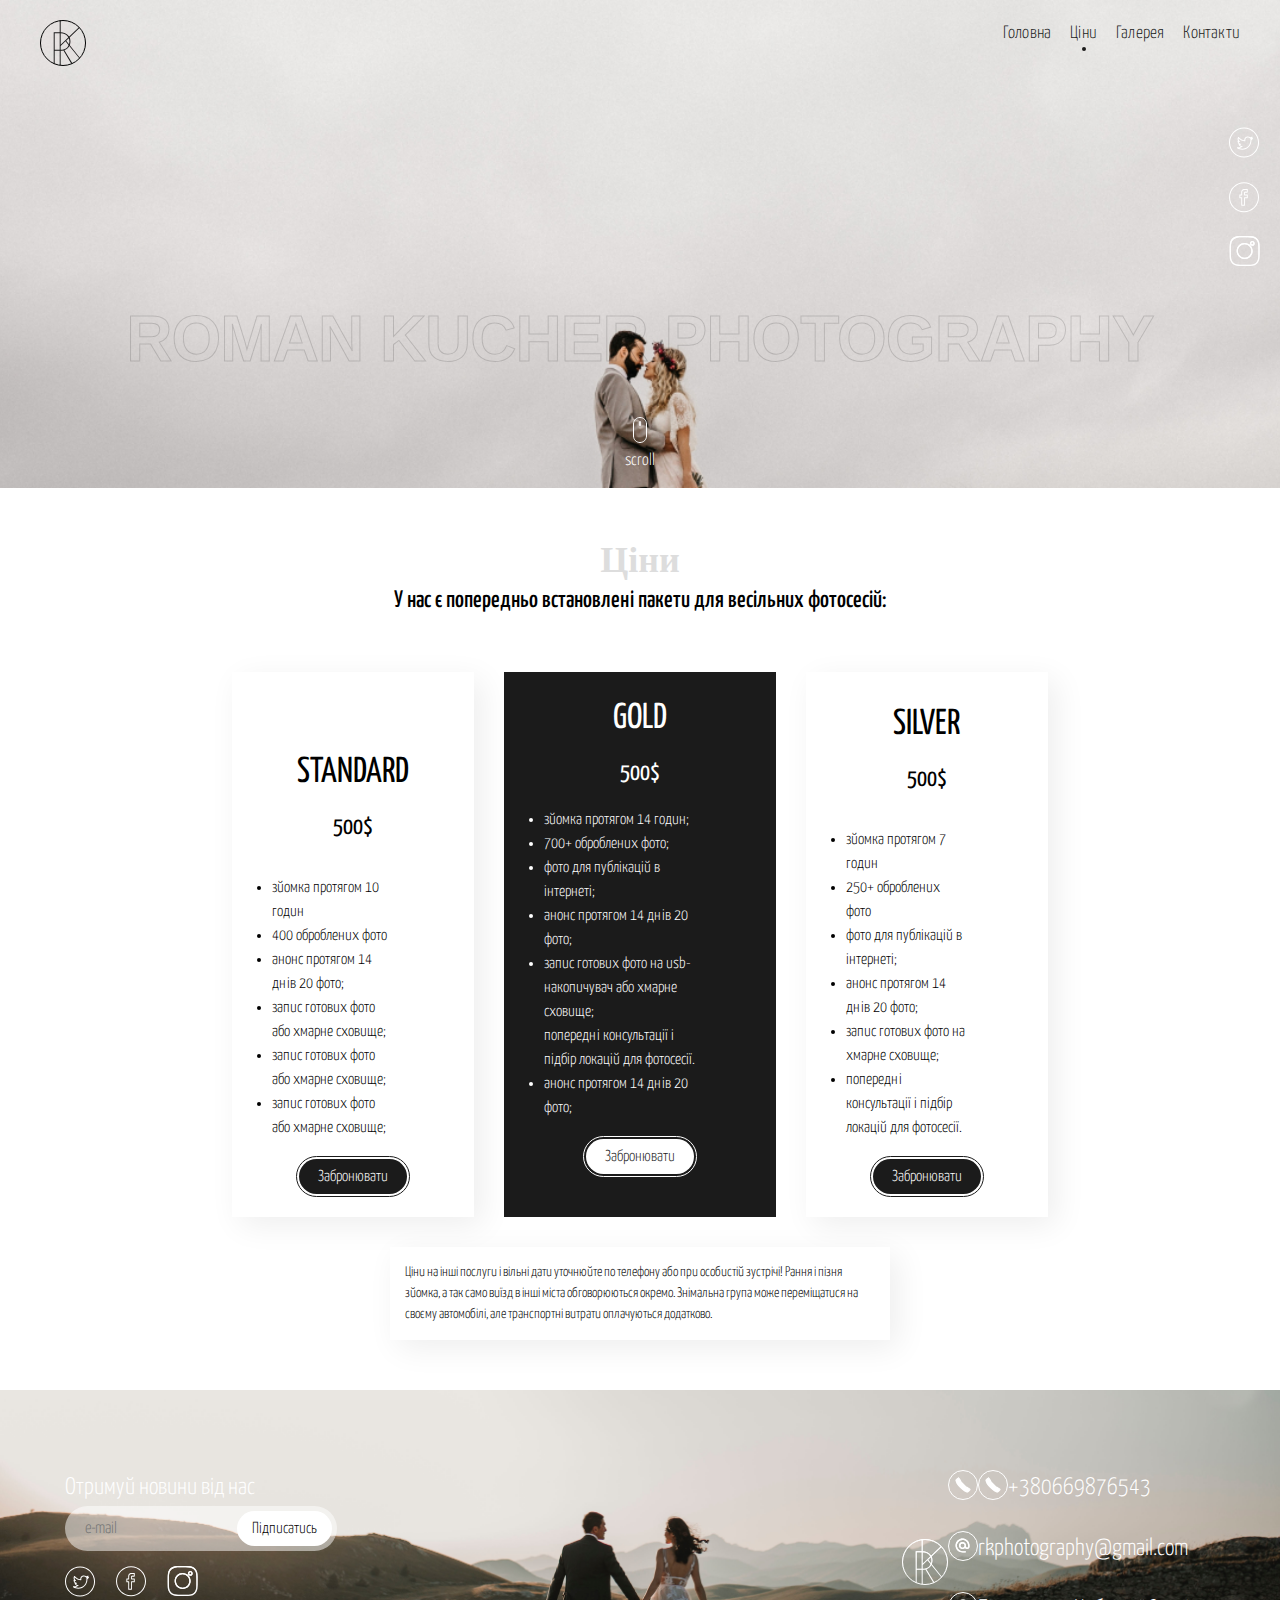
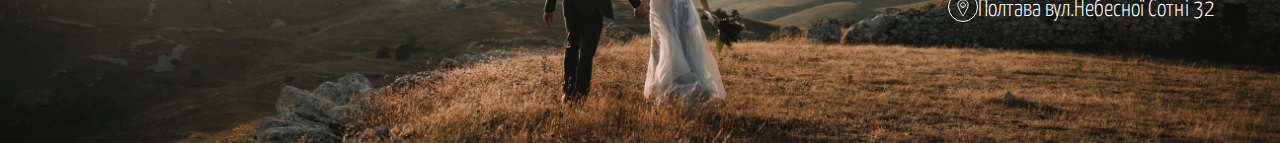
<file: prices.html>
<!DOCTYPE html>
<html lang="en">
  <head>
    <meta charset="UTF-8" />
    <title>Photography Poltava</title>
    <meta http-equiv="X-UA-Compatible" content="IE=edge" />
    <meta name="viewport" content="width=device-width, initial-scale=1" />

    <meta name="description" content="" />
    <link rel="icon" href="favicon.png" />
    <link rel="stylesheet" href="css/style.css" />
  </head>
  <body>
    <header class="ba-header">
      <div class="ba-container-header">
        <nav class="ba-nav">
          <a href="index.html" class="ba-logo">
            <svg
              width="46"
              height="46"
              viewBox="0 0 46 46"
              fill="none"
              xmlns="http://www.w3.org/2000/svg"
            >
              <path
                d="M39.9999 38L39.4999 38.5L25.4719 21.32L20.6239 25.928L20.6719 45L19.7119 45.1655V0.303999H20.6719V23.48L20.6239 24.824L38.9119 7.304L39.4999 8L26.1919 20.696L39.9999 38Z"
                fill="#1A1A1A"
              />
              <path
                d="M31.4999 44L23.4559 30.4C22.3679 30.656 21.2159 30.784 19.9999 30.784H14.6719V44H13.7119V12.304H20.6239C22.0639 12.304 23.5359 12.624 25.0399 13.264C26.5759 13.872 27.8559 14.848 28.8799 16.192C29.9039 17.536 30.4159 19.232 30.4159 21.28C30.4159 23.296 29.9199 25.12 28.9279 26.752C27.9679 28.352 26.4639 29.488 24.4159 30.16L32.4999 43.5L31.4999 44ZM19.8559 29.872C23.3119 29.872 25.7759 29.04 27.2479 27.376C28.7199 25.712 29.4559 23.696 29.4559 21.328C29.4559 19.76 29.0559 18.368 28.2559 17.152C27.4879 15.904 26.4319 14.944 25.0879 14.272C23.7439 13.568 22.2719 13.216 20.6719 13.216H14.6719V29.872H19.8559Z"
                fill="#1A1A1A"
              />
              <circle cx="23" cy="23" r="22.5" stroke="black" />
            </svg>
          </a>
          <ul class="ba-menu">
            <li><a href="index.html">Головна</a></li>
            <li><a href="prices.html" class="ba-b-active">Ціни</a></li>
            <li><a href="galley.html">Галерея</a></li>
            <li><a href="#contacts">Контакти</a></li>
          </ul>
        </nav>
      </div>
    </header>
    <main>
      <div class="ba-sector-main">
        <section class="ba-section-intro ba-section-intro-prices" id="intro">
          <div class="ba-container"></div>
          <div class="ba-container-header">
            <div class="ba-svg">
              <div class="ba-column">
                <a href="#">
                  <svg
                    width="31"
                    height="31"
                    viewBox="0 0 31 31"
                    xmlns="http://www.w3.org/2000/svg"
                  >
                    <path
                      d="M15.0262 0.542908C6.74143 0.542908 0 7.28246 0 15.5682C0 23.854 6.74143 30.5935 15.0262 30.5935C23.3111 30.5935 30.0525 23.854 30.0525 15.5682C30.0525 7.28246 23.3111 0.542908 15.0262 0.542908ZM15.0262 29.5927C7.29338 29.5927 1.00269 23.3011 1.00269 15.5682C1.00269 7.83535 7.29338 1.54372 15.0262 1.54372C22.7591 1.54372 29.0498 7.83535 29.0498 15.5682C29.0498 23.3011 22.7591 29.5927 15.0262 29.5927Z"
                    />
                    <path
                      d="M23.267 10.9259C23.3709 10.7335 23.4566 10.5317 23.5228 10.3233C23.5535 10.2266 23.5541 10.1229 23.5246 10.0259C23.4951 9.92887 23.4369 9.84307 23.3576 9.77982C23.2783 9.71658 23.1817 9.67887 23.0805 9.67167C22.9794 9.66447 22.8784 9.68812 22.791 9.7395C22.3108 10.0248 21.791 10.2373 21.2485 10.3702C20.59 9.77583 19.7348 9.44635 18.8477 9.44525C18.3658 9.44562 17.8889 9.5433 17.4456 9.73243C17.0023 9.92157 16.6018 10.1983 16.2681 10.5459C15.9343 10.8936 15.6742 11.3051 15.5033 11.7557C15.3325 12.2063 15.2543 12.6868 15.2736 13.1683C13.1661 12.903 11.2416 11.8366 9.89941 10.1902C9.84799 10.1279 9.78227 10.0788 9.70783 10.0473C9.6334 10.0158 9.55245 10.0027 9.47187 10.0091C9.39129 10.0155 9.31345 10.0413 9.24497 10.0843C9.17649 10.1272 9.11939 10.1861 9.07852 10.2558C8.77118 10.7833 8.60413 11.3808 8.5933 11.9912C8.58247 12.6017 8.72823 13.2047 9.01667 13.7428C8.94593 13.7547 8.87797 13.7795 8.81614 13.8158C8.74037 13.8642 8.67799 13.9308 8.63475 14.0096C8.59152 14.0883 8.56882 14.1767 8.56875 14.2666C8.56875 15.3302 9.04198 16.3066 9.80477 16.9701L9.77197 17.0029C9.71438 17.068 9.67476 17.1471 9.65702 17.2322C9.63927 17.3173 9.64401 17.4056 9.67076 17.4883C9.82982 17.9845 10.0954 18.44 10.4489 18.8228C10.8025 19.2056 11.2354 19.5065 11.7174 19.7045C10.7274 20.1874 9.61956 20.3758 8.52564 20.2471C8.41319 20.2356 8.30012 20.2618 8.20414 20.3215C8.10816 20.3812 8.03469 20.471 7.99525 20.577C7.95737 20.6837 7.95666 20.8 7.99323 20.9072C8.0298 21.0144 8.10151 21.106 8.19672 21.1673C9.68389 22.1218 11.414 22.6289 13.1811 22.6282C18.9723 22.6282 22.4339 17.9241 22.4339 13.3763L22.433 13.2227C22.9943 12.7845 23.4818 12.2593 23.8771 11.6671C23.9369 11.5776 23.9664 11.4711 23.961 11.3636C23.9557 11.256 23.9158 11.153 23.8474 11.0699C23.7789 10.9867 23.6855 10.9278 23.581 10.9019C23.4765 10.8759 23.3664 10.8843 23.267 10.9259ZM21.6318 12.5704C21.5638 12.6193 21.5091 12.6845 21.4728 12.76C21.4364 12.8354 21.4196 12.9188 21.4238 13.0024C21.4294 13.1261 21.4322 13.2517 21.4322 13.3754C21.4322 17.4311 18.3463 21.6265 13.182 21.6265C12.261 21.6269 11.3464 21.4723 10.4767 21.1692C11.5183 20.9696 12.4969 20.5229 13.3301 19.8666C13.4112 19.8027 13.4706 19.7152 13.5001 19.6163C13.5296 19.5173 13.5279 19.4116 13.4951 19.3137C13.4622 19.2157 13.4 19.1303 13.3168 19.0691C13.2336 19.0079 13.1335 18.9739 13.0302 18.9717C12.6262 18.964 12.2296 18.8614 11.8725 18.6723C11.5153 18.4831 11.2077 18.2127 10.9743 17.8828C11.2113 17.8669 11.4437 17.8275 11.6696 17.7666C11.7789 17.7374 11.875 17.6719 11.9424 17.581C12.0097 17.4901 12.0442 17.379 12.0403 17.2659C12.0364 17.1528 11.9943 17.0444 11.9208 16.9584C11.8474 16.8723 11.7469 16.8137 11.6358 16.792C11.1795 16.6992 10.757 16.4841 10.4135 16.1696C10.07 15.8552 9.81845 15.4533 9.68576 15.0069C9.93502 15.0697 10.1908 15.1062 10.4467 15.1147C10.6669 15.1137 10.8712 14.9788 10.9396 14.767C11.008 14.5552 10.9274 14.3219 10.7409 14.1982C10.3 13.9044 9.9605 13.4817 9.76879 12.9878C9.57709 12.4938 9.54253 11.9528 9.66983 11.4384C11.2976 13.1086 13.4955 14.1032 15.8246 14.2235C15.9896 14.2244 16.1339 14.1654 16.2341 14.0445C16.3344 13.9236 16.3728 13.7634 16.3372 13.6097C16.2091 13.0577 16.2664 12.4789 16.5003 11.9629C16.7343 11.4468 17.1318 11.0222 17.6314 10.7548C18.1309 10.4874 18.7047 10.3921 19.2639 10.4837C19.8231 10.5752 20.3365 10.8486 20.7247 11.2613C20.7829 11.3234 20.8559 11.3697 20.9369 11.3957C21.0179 11.4218 21.1041 11.4268 21.1876 11.4103C21.3422 11.3794 21.495 11.3438 21.6458 11.3026C21.5778 11.3535 21.5071 11.4007 21.4341 11.4441C21.3369 11.5036 21.2629 11.5944 21.2243 11.7017C21.1856 11.8089 21.1847 11.926 21.2216 12.0339C21.2585 12.1417 21.331 12.2337 21.4272 12.2948C21.5234 12.3559 21.6375 12.3824 21.7508 12.3699L21.9213 12.3484C21.8274 12.4257 21.7309 12.4998 21.6318 12.5704Z"
                    />
                  </svg>
                </a>

                <a href="#">
                  <svg
                    width="31"
                    height="31"
                    viewBox="0 0 31 31"
                    xmlns="http://www.w3.org/2000/svg"
                  >
                    <path
                      d="M15.0272 0.335388C6.75997 0.335388 0.0328369 7.06065 0.0328369 15.3288C0.0328369 23.597 6.75997 30.3223 15.0272 30.3223C23.2945 30.3223 30.0216 23.597 30.0216 15.3288C30.0216 7.06065 23.2945 0.335388 15.0272 0.335388ZM15.0272 29.3236C7.31075 29.3236 1.0334 23.0453 1.0334 15.3288C1.0334 7.61237 7.31075 1.33408 15.0272 1.33408C22.7437 1.33408 29.021 7.61237 29.021 15.3288C29.021 23.0453 22.7437 29.3236 15.0272 29.3236Z"
                    />
                    <path
                      d="M18.2999 6.91287H15.805C12.6275 6.88108 12.2217 8.8476 12.2217 10.9759V12.5235H10.8191C10.7557 12.515 10.6912 12.5213 10.6306 12.5418C10.57 12.5623 10.5149 12.5965 10.4697 12.6417C10.4245 12.6869 10.3903 12.742 10.3698 12.8026C10.3493 12.8631 10.343 12.9276 10.3515 12.991V15.7964C10.343 15.8598 10.3493 15.9242 10.3698 15.9848C10.3903 16.0454 10.4245 16.1005 10.4697 16.1457C10.5149 16.1909 10.57 16.2251 10.6306 16.2456C10.6912 16.2661 10.7557 16.2724 10.8191 16.2639H12.2217V23.2772C12.2139 23.3407 12.2207 23.4051 12.2417 23.4656C12.2626 23.5261 12.2971 23.581 12.3424 23.6261C12.3878 23.6712 12.4429 23.7053 12.5035 23.7259C12.5641 23.7465 12.6286 23.7529 12.6921 23.7447H15.5488C15.8247 23.7765 16.0482 23.553 15.9603 23.2772L15.9621 16.2639H18.2999C18.3633 16.2724 18.4278 16.2661 18.4884 16.2456C18.5489 16.2251 18.604 16.1909 18.6492 16.1457C18.6944 16.1005 18.7286 16.0454 18.7491 15.9848C18.7696 15.9242 18.7759 15.8598 18.7674 15.7964V12.991C18.7759 12.9276 18.7696 12.8631 18.7491 12.8026C18.7286 12.742 18.6944 12.6869 18.6492 12.6417C18.604 12.5965 18.5489 12.5623 18.4884 12.5418C18.4278 12.5213 18.3633 12.515 18.2999 12.5235H15.9593L15.9621 11.1208C16.0528 10.5233 16.0528 10.6206 16.6073 10.6533H18.2802C18.4102 10.6243 18.5486 10.6402 18.6459 10.5457C18.7431 10.4513 18.7992 10.3223 18.7665 10.1857V7.38042C18.7751 7.31708 18.769 7.25259 18.7486 7.192C18.7283 7.1314 18.6942 7.07633 18.649 7.03108C18.6038 6.98583 18.5488 6.95162 18.4883 6.93111C18.4277 6.91061 18.3632 6.90437 18.2999 6.91287ZM17.7996 9.66581L16.627 9.62093C15.1748 9.62093 15.0532 10.4092 15.0532 11.2162L15.0495 12.9892C15.0493 13.0548 15.0622 13.1199 15.0872 13.1806C15.1122 13.2412 15.149 13.2964 15.1954 13.3429C15.2418 13.3893 15.2969 13.4262 15.3575 13.4514C15.4181 13.4765 15.4832 13.4895 15.5488 13.4895H17.8323V15.2961H15.5507C15.4182 15.2961 15.2911 15.3487 15.1973 15.4423C15.1035 15.5359 15.0506 15.6629 15.0504 15.7954L15.0495 22.8096H13.1568V15.7964C13.1568 15.5205 12.9689 15.297 12.6921 15.297H11.2866V13.4904H12.6921C12.7577 13.4905 12.8227 13.4777 12.8833 13.4526C12.944 13.4276 12.9991 13.3909 13.0455 13.3445C13.139 13.2501 13.1559 13.1229 13.1559 12.9901V10.975C13.1559 8.87846 13.5795 7.87977 15.8041 7.87977H17.7987V9.66581H17.7996Z"
                    />
                  </svg>
                </a>

                <a href="#">
                  <svg
                    width="31"
                    height="31"
                    viewBox="0 0 31 31"
                    fill="none"
                    xmlns="http://www.w3.org/2000/svg"
                  >
                    <path
                      d="M30.6463 10.9653C30.6463 13.6656 30.6463 16.3659 30.6463 19.0662C30.6232 19.4166 30.6058 19.7677 30.5756 20.1174C30.4946 21.0548 30.4657 22.0018 30.3127 22.9276C29.6954 26.6502 26.8241 29.3801 23.0752 29.7845C21.7148 29.9311 20.3402 29.942 18.972 30.0166C18.8345 30.0243 18.6969 30.0448 18.5593 30.0596C16.6305 30.0596 14.7017 30.0596 12.7729 30.0596C12.6244 30.0448 12.4765 30.0256 12.328 30.0166C10.8229 29.9208 9.29725 29.9497 7.81595 29.7073C4.6058 29.182 2.39927 27.3433 1.29472 24.2546C0.820243 22.927 0.724446 21.5318 0.70323 20.1393C0.662725 17.4505 0.62415 14.7612 0.66144 12.0725C0.683942 10.4375 0.726375 8.78581 0.976474 7.17528C1.41945 4.31875 3.00491 2.22602 5.65121 0.993527C7.10808 0.315239 8.67426 0.138434 10.2539 0.114003C13.0603 0.069641 15.8673 0.0458526 18.6737 0.051639C20.3215 0.0554965 21.9797 0.040066 23.6037 0.369888C26.9566 1.05011 29.1644 3.01554 30.1333 6.32083C30.4702 7.47102 30.5235 8.66044 30.5756 9.84857C30.5923 10.2221 30.6225 10.5937 30.6463 10.9653ZM15.6616 1.28349C15.661 1.3002 15.661 1.31756 15.6603 1.33428C14.6535 1.33428 13.6454 1.31435 12.6392 1.33878C11.0557 1.378 9.46313 1.32849 7.90017 1.64224C5.04685 2.21445 3.17658 3.8867 2.3787 6.70273C2.02831 7.93972 1.98587 9.22043 1.97623 10.4934C1.95308 13.5145 1.9473 16.5363 1.98009 19.5568C1.99166 20.6022 2.05467 21.6617 2.23919 22.6885C2.76446 25.6048 4.47079 27.5072 7.34404 28.3089C8.57139 28.6516 9.84246 28.6915 11.1045 28.7018C14.1256 28.7262 17.1474 28.7307 20.1685 28.6986C21.1927 28.6876 22.2291 28.6201 23.2372 28.4459C26.142 27.9425 28.0579 26.2696 28.8899 23.4169C29.2222 22.2764 29.2775 21.094 29.2936 19.9168C29.3283 17.3998 29.3598 14.8814 29.3328 12.3643C29.3161 10.8136 29.2653 9.25579 29.093 7.71598C28.8397 5.45994 27.73 3.68482 25.7594 2.50119C24.5642 1.78304 23.2308 1.50916 21.8614 1.45193C19.7956 1.36707 17.728 1.33685 15.6616 1.28349Z"
                    />
                    <path
                      d="M30.6463 10.9653C30.6463 13.6656 30.6463 16.3659 30.6463 19.0662C30.6232 19.4166 30.6058 19.7677 30.5756 20.1174C30.4946 21.0548 30.4657 22.0018 30.3127 22.9276C29.6954 26.6502 26.8241 29.3801 23.0752 29.7845C21.7148 29.9311 20.3402 29.942 18.972 30.0166C18.8345 30.0243 18.6969 30.0448 18.5593 30.0596C16.6305 30.0596 14.7017 30.0596 12.7729 30.0596C12.6244 30.0448 12.4765 30.0256 12.328 30.0166C10.8229 29.9208 9.29725 29.9497 7.81595 29.7073C4.6058 29.182 2.39927 27.3433 1.29472 24.2546C0.820243 22.927 0.724446 21.5318 0.70323 20.1393C0.662725 17.4505 0.62415 14.7612 0.66144 12.0725C0.683942 10.4375 0.726375 8.78581 0.976474 7.17528C1.41945 4.31875 3.00491 2.22602 5.65121 0.993527C7.10808 0.315239 8.67426 0.138434 10.2539 0.114003C13.0603 0.069641 15.8673 0.0458526 18.6737 0.051639C20.3215 0.0554965 21.9797 0.040066 23.6037 0.369888C26.9566 1.05011 29.1644 3.01554 30.1333 6.32083C30.4702 7.47102 30.5235 8.66044 30.5756 9.84857C30.5923 10.2221 30.6225 10.5937 30.6463 10.9653ZM15.6616 1.28349C15.661 1.3002 15.661 1.31756 15.6603 1.33428C14.6535 1.33428 13.6454 1.31435 12.6392 1.33878C11.0557 1.378 9.46313 1.32849 7.90017 1.64224C5.04685 2.21445 3.17658 3.8867 2.3787 6.70273C2.02831 7.93972 1.98587 9.22043 1.97623 10.4934C1.95308 13.5145 1.9473 16.5363 1.98009 19.5568C1.99166 20.6022 2.05467 21.6617 2.23919 22.6885C2.76446 25.6048 4.47079 27.5072 7.34404 28.3089C8.57139 28.6516 9.84246 28.6915 11.1045 28.7018C14.1256 28.7262 17.1474 28.7307 20.1685 28.6986C21.1927 28.6876 22.2291 28.6201 23.2372 28.4459C26.142 27.9425 28.0579 26.2696 28.8899 23.4169C29.2222 22.2764 29.2775 21.094 29.2936 19.9168C29.3283 17.3998 29.3598 14.8814 29.3328 12.3643C29.3161 10.8136 29.2653 9.25579 29.093 7.71598C28.8397 5.45994 27.73 3.68482 25.7594 2.50119C24.5642 1.78304 23.2308 1.50916 21.8614 1.45193C19.7956 1.36707 17.728 1.33685 15.6616 1.28349Z"
                      fill="url(#paint0_linear)"
                    />
                    <path
                      d="M23.6391 15.0576C23.6327 19.5041 20.0535 23.0544 15.5877 23.0441C11.2036 23.0344 7.62694 19.4385 7.63594 15.0499C7.64494 10.5693 11.1997 7.03518 15.6919 7.03968C20.0966 7.04418 23.6455 10.6246 23.6391 15.0576ZM15.6404 8.32167C11.9487 8.32103 8.92887 11.3299 8.91859 15.019C8.9083 18.714 11.9416 21.7556 15.6391 21.7582C19.3218 21.7601 22.3532 18.7352 22.3577 15.0531C22.3622 11.3447 19.3463 8.32232 15.6404 8.32167Z"
                    />
                    <path
                      d="M23.6391 15.0576C23.6327 19.5041 20.0535 23.0544 15.5877 23.0441C11.2036 23.0344 7.62694 19.4385 7.63594 15.0499C7.64494 10.5693 11.1997 7.03518 15.6919 7.03968C20.0966 7.04418 23.6455 10.6246 23.6391 15.0576ZM15.6404 8.32167C11.9487 8.32103 8.92887 11.3299 8.91859 15.019C8.9083 18.714 11.9416 21.7556 15.6391 21.7582C19.3218 21.7601 22.3532 18.7352 22.3577 15.0531C22.3622 11.3447 19.3463 8.32232 15.6404 8.32167Z"
                    />
                    <path
                      d="M20.9407 7.35725C20.9465 6.06496 22.0022 5.01377 23.2951 5.01184C24.5945 5.00991 25.6669 6.08489 25.663 7.38425C25.6592 8.6894 24.5945 9.74252 23.2842 9.73802C21.9745 9.7348 20.9349 8.67783 20.9407 7.35725ZM23.2932 6.31313C22.7049 6.31571 22.2278 6.78504 22.2214 7.36818C22.215 7.95517 22.7165 8.45988 23.3028 8.45666C23.8969 8.45345 24.3701 7.96225 24.363 7.35661C24.3566 6.75933 23.8956 6.31056 23.2932 6.31313Z"
                    />
                    <path
                      d="M20.9407 7.35725C20.9465 6.06496 22.0022 5.01377 23.2951 5.01184C24.5945 5.00991 25.6669 6.08489 25.663 7.38425C25.6592 8.6894 24.5945 9.74252 23.2842 9.73802C21.9745 9.7348 20.9349 8.67783 20.9407 7.35725ZM23.2932 6.31313C22.7049 6.31571 22.2278 6.78504 22.2214 7.36818C22.215 7.95517 22.7165 8.45988 23.3028 8.45666C23.8969 8.45345 24.3701 7.96225 24.363 7.35661C24.3566 6.75933 23.8956 6.31056 23.2932 6.31313Z"
                    />
                  </svg>
                </a>
              </div>
            </div>
            <h1 class="ba-title-second-m">roman Kucher Photography</h1>
            <div class="ba-scroll-flex">
              <a href="#prices-p" class="ba-scroll">
                <svg
                  width="14"
                  height="26"
                  viewBox="0 0 14 26"
                  fill="none"
                  xmlns="http://www.w3.org/2000/svg"
                >
                  <path
                    d="M0.5 7C0.5 3.41015 3.41015 0.5 7 0.5C10.5899 0.5 13.5 3.41015 13.5 7V19C13.5 22.5899 10.5899 25.5 7 25.5C3.41015 25.5 0.5 22.5899 0.5 19V7Z"
                    stroke="white"
                  />
                  <path
                    d="M6.25 5C6.25 4.58579 6.58579 4.25 7 4.25C7.41421 4.25 7.75 4.58579 7.75 5V8C7.75 8.41421 7.41421 8.75 7 8.75C6.58579 8.75 6.25 8.41421 6.25 8V5Z"
                    fill="white"
                    stroke="white"
                    stroke-width="0.5"
                  />
                  <line x1="1" y1="11.5" x2="13" y2="11.5" />
                </svg>

                scroll
              </a>
            </div>
          </div>
        </section>
        <section class="ba-price-section" id="prices-p">
          <div class="ba-titles">
            <p class="ba-transparent">Ціни</p>
            <h3>
              У нас є попередньо встановлені пакети для весільних фотосесій:
            </h3>
          </div>
          <div class="ba-containerr ba-container--price">
            <div class="ba-price-flex">
              <div class="ba-price-block">
                <div class="ba-sup">
                  <p class="ba-p-t">
                    STANDARD
                  </p>
                  <p class="ba-dollars">
                    500$
                  </p>
                </div>
               
                <ul class="ba-price-dots">
                  <li>зйомка протягом 10 годин</li>
                  <li>400 оброблених фото</li>

                  <li>
анонс протягом 14 днів 20 фото;

                  </li>
                  <li>
запис готових фото або хмарне сховище;

                  </li>
                   <li>
запис готових фото або хмарне сховище;

                  </li>
                  <li>
запис готових фото або хмарне сховище;

                  </li>
                </ul>
                <!-- /.ba-price-dots -->
                 <div class="ba-sup">
                   <button class="ba-button ba-button--dark " >
                <span class="ba-btn-content">Забронювати</span>
              </button>
                 </div>
              </div>
              <div class="ba-price-block--black">
                <div class="ba-sup">
                  <p class="ba-p-t">
                    GOLD
                  </p>
                  <p class="ba-dollars">
                    500$
                  </p>
                </div>
               
                <ul class="ba-price-dots">
                  <li>зйомка протягом 14 годин;</li>
                  <li>700+ оброблених фото;</li>
                  <li>фото для публікацій в інтернеті;</li>
                  <li>анонс протягом 14 днів 20 фото;</li>
                  <li>запис готових фото на usb-накопичувач або хмарне сховище;</li>
попередні консультації і підбір локацій для фотосесії.
                  <li>
                    анонс протягом 14 днів 20 фото;
                  </li>
                </ul>
                <!-- /.ba-price-dots -->
                 <div class="ba-sup">
                   <button class="ba-button ba-button--lightm ba-button--vip">
                <span class="ba-btn-content">Забронювати</span>
              </button>
                 </div>
              </div>
              <div class="ba-price-block">
                <div class="ba-sup">
                  <p class="ba-p-t">
                    SILVER
                  </p>
                  <p class="ba-dollars">
                    500$
                  </p>
                </div>
             
                <ul class="ba-price-dots">
                  <li>зйомка протягом 7 годин</li>
                  <li>250+ оброблених фото</li>
                  <li>
фото для публікацій в інтернеті;

                  </li>
                  <li>
анонс протягом 14 днів 20 фото;

                  </li>
                  <li>
запис готових фото на хмарне сховище;

                  </li>
                  <li>
попередні консультації і підбір локацій для фотосесії.

                  </li>
                </ul>
                <!-- /.ba-price-dots -->
                 <div class="ba-sup">
                   <button class="ba-button ba-button--dark">
                <span class="ba-btn-content">Забронювати</span>
              </button>
                 </div>
              </div>
            </div>
          </div>
          <!-- /.ba-row -->
          <div class="ba-desc-p">
            <div class="ba-card-content ba-card-content--price">
              <p class="ba-c-p">Ціни на інші послуги і вільні дати уточнюйте по телефону або при особистій зустрічі! Рання і пізня зйомка, а так само виїзд в інші міста обговорюються окремо. Знімальна група може переміщатися на своєму автомобілі, але транспортні витрати оплачуються додатково.</p>
            </div>
          </div>
          <!-- /.ba-card -->
        </section>
        <!-- /.ba-price-section -->
      </div>
    </main>
     <footer class="ba-footer">
        <div class="ba-container">
          <div class="ba-footer-flex"><div class="ba-box-flex">
          <div class="ba-form-box">
          <p>
          Отримуй новини від нас
          </p>
          <form action="#" method="POST" class="ba-email">
          <input
          type="email"
          name="email"
          placeholder="e-mail"
          class="ba-email__input"
          />
          <button class="ba-button ba-button--frm">
          Підписатись
          </button>
          </form>
          <div class="ba-svg ba-svg--footer">
          <div class="ba-column ba-column--footer">
          <a href="#">
          <svg
          width="31"
          height="31"
          viewBox="0 0 31 31"
          xmlns="http://www.w3.org/2000/svg"
          >
          <path
          d="M15.0262 0.542908C6.74143 0.542908 0 7.28246 0 15.5682C0 23.854 6.74143 30.5935 15.0262 30.5935C23.3111 30.5935 30.0525 23.854 30.0525 15.5682C30.0525 7.28246 23.3111 0.542908 15.0262 0.542908ZM15.0262 29.5927C7.29338 29.5927 1.00269 23.3011 1.00269 15.5682C1.00269 7.83535 7.29338 1.54372 15.0262 1.54372C22.7591 1.54372 29.0498 7.83535 29.0498 15.5682C29.0498 23.3011 22.7591 29.5927 15.0262 29.5927Z"
          />
          <path
          d="M23.267 10.9259C23.3709 10.7335 23.4566 10.5317 23.5228 10.3233C23.5535 10.2266 23.5541 10.1229 23.5246 10.0259C23.4951 9.92887 23.4369 9.84307 23.3576 9.77982C23.2783 9.71658 23.1817 9.67887 23.0805 9.67167C22.9794 9.66447 22.8784 9.68812 22.791 9.7395C22.3108 10.0248 21.791 10.2373 21.2485 10.3702C20.59 9.77583 19.7348 9.44635 18.8477 9.44525C18.3658 9.44562 17.8889 9.5433 17.4456 9.73243C17.0023 9.92157 16.6018 10.1983 16.2681 10.5459C15.9343 10.8936 15.6742 11.3051 15.5033 11.7557C15.3325 12.2063 15.2543 12.6868 15.2736 13.1683C13.1661 12.903 11.2416 11.8366 9.89941 10.1902C9.84799 10.1279 9.78227 10.0788 9.70783 10.0473C9.6334 10.0158 9.55245 10.0027 9.47187 10.0091C9.39129 10.0155 9.31345 10.0413 9.24497 10.0843C9.17649 10.1272 9.11939 10.1861 9.07852 10.2558C8.77118 10.7833 8.60413 11.3808 8.5933 11.9912C8.58247 12.6017 8.72823 13.2047 9.01667 13.7428C8.94593 13.7547 8.87797 13.7795 8.81614 13.8158C8.74037 13.8642 8.67799 13.9308 8.63475 14.0096C8.59152 14.0883 8.56882 14.1767 8.56875 14.2666C8.56875 15.3302 9.04198 16.3066 9.80477 16.9701L9.77197 17.0029C9.71438 17.068 9.67476 17.1471 9.65702 17.2322C9.63927 17.3173 9.64401 17.4056 9.67076 17.4883C9.82982 17.9845 10.0954 18.44 10.4489 18.8228C10.8025 19.2056 11.2354 19.5065 11.7174 19.7045C10.7274 20.1874 9.61956 20.3758 8.52564 20.2471C8.41319 20.2356 8.30012 20.2618 8.20414 20.3215C8.10816 20.3812 8.03469 20.471 7.99525 20.577C7.95737 20.6837 7.95666 20.8 7.99323 20.9072C8.0298 21.0144 8.10151 21.106 8.19672 21.1673C9.68389 22.1218 11.414 22.6289 13.1811 22.6282C18.9723 22.6282 22.4339 17.9241 22.4339 13.3763L22.433 13.2227C22.9943 12.7845 23.4818 12.2593 23.8771 11.6671C23.9369 11.5776 23.9664 11.4711 23.961 11.3636C23.9557 11.256 23.9158 11.153 23.8474 11.0699C23.7789 10.9867 23.6855 10.9278 23.581 10.9019C23.4765 10.8759 23.3664 10.8843 23.267 10.9259ZM21.6318 12.5704C21.5638 12.6193 21.5091 12.6845 21.4728 12.76C21.4364 12.8354 21.4196 12.9188 21.4238 13.0024C21.4294 13.1261 21.4322 13.2517 21.4322 13.3754C21.4322 17.4311 18.3463 21.6265 13.182 21.6265C12.261 21.6269 11.3464 21.4723 10.4767 21.1692C11.5183 20.9696 12.4969 20.5229 13.3301 19.8666C13.4112 19.8027 13.4706 19.7152 13.5001 19.6163C13.5296 19.5173 13.5279 19.4116 13.4951 19.3137C13.4622 19.2157 13.4 19.1303 13.3168 19.0691C13.2336 19.0079 13.1335 18.9739 13.0302 18.9717C12.6262 18.964 12.2296 18.8614 11.8725 18.6723C11.5153 18.4831 11.2077 18.2127 10.9743 17.8828C11.2113 17.8669 11.4437 17.8275 11.6696 17.7666C11.7789 17.7374 11.875 17.6719 11.9424 17.581C12.0097 17.4901 12.0442 17.379 12.0403 17.2659C12.0364 17.1528 11.9943 17.0444 11.9208 16.9584C11.8474 16.8723 11.7469 16.8137 11.6358 16.792C11.1795 16.6992 10.757 16.4841 10.4135 16.1696C10.07 15.8552 9.81845 15.4533 9.68576 15.0069C9.93502 15.0697 10.1908 15.1062 10.4467 15.1147C10.6669 15.1137 10.8712 14.9788 10.9396 14.767C11.008 14.5552 10.9274 14.3219 10.7409 14.1982C10.3 13.9044 9.9605 13.4817 9.76879 12.9878C9.57709 12.4938 9.54253 11.9528 9.66983 11.4384C11.2976 13.1086 13.4955 14.1032 15.8246 14.2235C15.9896 14.2244 16.1339 14.1654 16.2341 14.0445C16.3344 13.9236 16.3728 13.7634 16.3372 13.6097C16.2091 13.0577 16.2664 12.4789 16.5003 11.9629C16.7343 11.4468 17.1318 11.0222 17.6314 10.7548C18.1309 10.4874 18.7047 10.3921 19.2639 10.4837C19.8231 10.5752 20.3365 10.8486 20.7247 11.2613C20.7829 11.3234 20.8559 11.3697 20.9369 11.3957C21.0179 11.4218 21.1041 11.4268 21.1876 11.4103C21.3422 11.3794 21.495 11.3438 21.6458 11.3026C21.5778 11.3535 21.5071 11.4007 21.4341 11.4441C21.3369 11.5036 21.2629 11.5944 21.2243 11.7017C21.1856 11.8089 21.1847 11.926 21.2216 12.0339C21.2585 12.1417 21.331 12.2337 21.4272 12.2948C21.5234 12.3559 21.6375 12.3824 21.7508 12.3699L21.9213 12.3484C21.8274 12.4257 21.7309 12.4998 21.6318 12.5704Z"
          />
          </svg>
          </a>
          
          <a href="#">
          <svg
          width="31"
          height="31"
          viewBox="0 0 31 31"
          xmlns="http://www.w3.org/2000/svg"
          >
          <path
          d="M15.0272 0.335388C6.75997 0.335388 0.0328369 7.06065 0.0328369 15.3288C0.0328369 23.597 6.75997 30.3223 15.0272 30.3223C23.2945 30.3223 30.0216 23.597 30.0216 15.3288C30.0216 7.06065 23.2945 0.335388 15.0272 0.335388ZM15.0272 29.3236C7.31075 29.3236 1.0334 23.0453 1.0334 15.3288C1.0334 7.61237 7.31075 1.33408 15.0272 1.33408C22.7437 1.33408 29.021 7.61237 29.021 15.3288C29.021 23.0453 22.7437 29.3236 15.0272 29.3236Z"
          />
          <path
          d="M18.2999 6.91287H15.805C12.6275 6.88108 12.2217 8.8476 12.2217 10.9759V12.5235H10.8191C10.7557 12.515 10.6912 12.5213 10.6306 12.5418C10.57 12.5623 10.5149 12.5965 10.4697 12.6417C10.4245 12.6869 10.3903 12.742 10.3698 12.8026C10.3493 12.8631 10.343 12.9276 10.3515 12.991V15.7964C10.343 15.8598 10.3493 15.9242 10.3698 15.9848C10.3903 16.0454 10.4245 16.1005 10.4697 16.1457C10.5149 16.1909 10.57 16.2251 10.6306 16.2456C10.6912 16.2661 10.7557 16.2724 10.8191 16.2639H12.2217V23.2772C12.2139 23.3407 12.2207 23.4051 12.2417 23.4656C12.2626 23.5261 12.2971 23.581 12.3424 23.6261C12.3878 23.6712 12.4429 23.7053 12.5035 23.7259C12.5641 23.7465 12.6286 23.7529 12.6921 23.7447H15.5488C15.8247 23.7765 16.0482 23.553 15.9603 23.2772L15.9621 16.2639H18.2999C18.3633 16.2724 18.4278 16.2661 18.4884 16.2456C18.5489 16.2251 18.604 16.1909 18.6492 16.1457C18.6944 16.1005 18.7286 16.0454 18.7491 15.9848C18.7696 15.9242 18.7759 15.8598 18.7674 15.7964V12.991C18.7759 12.9276 18.7696 12.8631 18.7491 12.8026C18.7286 12.742 18.6944 12.6869 18.6492 12.6417C18.604 12.5965 18.5489 12.5623 18.4884 12.5418C18.4278 12.5213 18.3633 12.515 18.2999 12.5235H15.9593L15.9621 11.1208C16.0528 10.5233 16.0528 10.6206 16.6073 10.6533H18.2802C18.4102 10.6243 18.5486 10.6402 18.6459 10.5457C18.7431 10.4513 18.7992 10.3223 18.7665 10.1857V7.38042C18.7751 7.31708 18.769 7.25259 18.7486 7.192C18.7283 7.1314 18.6942 7.07633 18.649 7.03108C18.6038 6.98583 18.5488 6.95162 18.4883 6.93111C18.4277 6.91061 18.3632 6.90437 18.2999 6.91287ZM17.7996 9.66581L16.627 9.62093C15.1748 9.62093 15.0532 10.4092 15.0532 11.2162L15.0495 12.9892C15.0493 13.0548 15.0622 13.1199 15.0872 13.1806C15.1122 13.2412 15.149 13.2964 15.1954 13.3429C15.2418 13.3893 15.2969 13.4262 15.3575 13.4514C15.4181 13.4765 15.4832 13.4895 15.5488 13.4895H17.8323V15.2961H15.5507C15.4182 15.2961 15.2911 15.3487 15.1973 15.4423C15.1035 15.5359 15.0506 15.6629 15.0504 15.7954L15.0495 22.8096H13.1568V15.7964C13.1568 15.5205 12.9689 15.297 12.6921 15.297H11.2866V13.4904H12.6921C12.7577 13.4905 12.8227 13.4777 12.8833 13.4526C12.944 13.4276 12.9991 13.3909 13.0455 13.3445C13.139 13.2501 13.1559 13.1229 13.1559 12.9901V10.975C13.1559 8.87846 13.5795 7.87977 15.8041 7.87977H17.7987V9.66581H17.7996Z"
          />
          </svg>
          </a>
          
          <a href="#">
          <svg
          width="31"
          height="31"
          viewBox="0 0 31 31"
          fill="none"
          xmlns="http://www.w3.org/2000/svg"
          >
          <path
          d="M30.6463 10.9653C30.6463 13.6656 30.6463 16.3659 30.6463 19.0662C30.6232 19.4166 30.6058 19.7677 30.5756 20.1174C30.4946 21.0548 30.4657 22.0018 30.3127 22.9276C29.6954 26.6502 26.8241 29.3801 23.0752 29.7845C21.7148 29.9311 20.3402 29.942 18.972 30.0166C18.8345 30.0243 18.6969 30.0448 18.5593 30.0596C16.6305 30.0596 14.7017 30.0596 12.7729 30.0596C12.6244 30.0448 12.4765 30.0256 12.328 30.0166C10.8229 29.9208 9.29725 29.9497 7.81595 29.7073C4.6058 29.182 2.39927 27.3433 1.29472 24.2546C0.820243 22.927 0.724446 21.5318 0.70323 20.1393C0.662725 17.4505 0.62415 14.7612 0.66144 12.0725C0.683942 10.4375 0.726375 8.78581 0.976474 7.17528C1.41945 4.31875 3.00491 2.22602 5.65121 0.993527C7.10808 0.315239 8.67426 0.138434 10.2539 0.114003C13.0603 0.069641 15.8673 0.0458526 18.6737 0.051639C20.3215 0.0554965 21.9797 0.040066 23.6037 0.369888C26.9566 1.05011 29.1644 3.01554 30.1333 6.32083C30.4702 7.47102 30.5235 8.66044 30.5756 9.84857C30.5923 10.2221 30.6225 10.5937 30.6463 10.9653ZM15.6616 1.28349C15.661 1.3002 15.661 1.31756 15.6603 1.33428C14.6535 1.33428 13.6454 1.31435 12.6392 1.33878C11.0557 1.378 9.46313 1.32849 7.90017 1.64224C5.04685 2.21445 3.17658 3.8867 2.3787 6.70273C2.02831 7.93972 1.98587 9.22043 1.97623 10.4934C1.95308 13.5145 1.9473 16.5363 1.98009 19.5568C1.99166 20.6022 2.05467 21.6617 2.23919 22.6885C2.76446 25.6048 4.47079 27.5072 7.34404 28.3089C8.57139 28.6516 9.84246 28.6915 11.1045 28.7018C14.1256 28.7262 17.1474 28.7307 20.1685 28.6986C21.1927 28.6876 22.2291 28.6201 23.2372 28.4459C26.142 27.9425 28.0579 26.2696 28.8899 23.4169C29.2222 22.2764 29.2775 21.094 29.2936 19.9168C29.3283 17.3998 29.3598 14.8814 29.3328 12.3643C29.3161 10.8136 29.2653 9.25579 29.093 7.71598C28.8397 5.45994 27.73 3.68482 25.7594 2.50119C24.5642 1.78304 23.2308 1.50916 21.8614 1.45193C19.7956 1.36707 17.728 1.33685 15.6616 1.28349Z"
          />
          <path
          d="M30.6463 10.9653C30.6463 13.6656 30.6463 16.3659 30.6463 19.0662C30.6232 19.4166 30.6058 19.7677 30.5756 20.1174C30.4946 21.0548 30.4657 22.0018 30.3127 22.9276C29.6954 26.6502 26.8241 29.3801 23.0752 29.7845C21.7148 29.9311 20.3402 29.942 18.972 30.0166C18.8345 30.0243 18.6969 30.0448 18.5593 30.0596C16.6305 30.0596 14.7017 30.0596 12.7729 30.0596C12.6244 30.0448 12.4765 30.0256 12.328 30.0166C10.8229 29.9208 9.29725 29.9497 7.81595 29.7073C4.6058 29.182 2.39927 27.3433 1.29472 24.2546C0.820243 22.927 0.724446 21.5318 0.70323 20.1393C0.662725 17.4505 0.62415 14.7612 0.66144 12.0725C0.683942 10.4375 0.726375 8.78581 0.976474 7.17528C1.41945 4.31875 3.00491 2.22602 5.65121 0.993527C7.10808 0.315239 8.67426 0.138434 10.2539 0.114003C13.0603 0.069641 15.8673 0.0458526 18.6737 0.051639C20.3215 0.0554965 21.9797 0.040066 23.6037 0.369888C26.9566 1.05011 29.1644 3.01554 30.1333 6.32083C30.4702 7.47102 30.5235 8.66044 30.5756 9.84857C30.5923 10.2221 30.6225 10.5937 30.6463 10.9653ZM15.6616 1.28349C15.661 1.3002 15.661 1.31756 15.6603 1.33428C14.6535 1.33428 13.6454 1.31435 12.6392 1.33878C11.0557 1.378 9.46313 1.32849 7.90017 1.64224C5.04685 2.21445 3.17658 3.8867 2.3787 6.70273C2.02831 7.93972 1.98587 9.22043 1.97623 10.4934C1.95308 13.5145 1.9473 16.5363 1.98009 19.5568C1.99166 20.6022 2.05467 21.6617 2.23919 22.6885C2.76446 25.6048 4.47079 27.5072 7.34404 28.3089C8.57139 28.6516 9.84246 28.6915 11.1045 28.7018C14.1256 28.7262 17.1474 28.7307 20.1685 28.6986C21.1927 28.6876 22.2291 28.6201 23.2372 28.4459C26.142 27.9425 28.0579 26.2696 28.8899 23.4169C29.2222 22.2764 29.2775 21.094 29.2936 19.9168C29.3283 17.3998 29.3598 14.8814 29.3328 12.3643C29.3161 10.8136 29.2653 9.25579 29.093 7.71598C28.8397 5.45994 27.73 3.68482 25.7594 2.50119C24.5642 1.78304 23.2308 1.50916 21.8614 1.45193C19.7956 1.36707 17.728 1.33685 15.6616 1.28349Z"
          fill="url(#paint0_linear)"
          />
          <path
          d="M23.6391 15.0576C23.6327 19.5041 20.0535 23.0544 15.5877 23.0441C11.2036 23.0344 7.62694 19.4385 7.63594 15.0499C7.64494 10.5693 11.1997 7.03518 15.6919 7.03968C20.0966 7.04418 23.6455 10.6246 23.6391 15.0576ZM15.6404 8.32167C11.9487 8.32103 8.92887 11.3299 8.91859 15.019C8.9083 18.714 11.9416 21.7556 15.6391 21.7582C19.3218 21.7601 22.3532 18.7352 22.3577 15.0531C22.3622 11.3447 19.3463 8.32232 15.6404 8.32167Z"
          />
          <path
          d="M23.6391 15.0576C23.6327 19.5041 20.0535 23.0544 15.5877 23.0441C11.2036 23.0344 7.62694 19.4385 7.63594 15.0499C7.64494 10.5693 11.1997 7.03518 15.6919 7.03968C20.0966 7.04418 23.6455 10.6246 23.6391 15.0576ZM15.6404 8.32167C11.9487 8.32103 8.92887 11.3299 8.91859 15.019C8.9083 18.714 11.9416 21.7556 15.6391 21.7582C19.3218 21.7601 22.3532 18.7352 22.3577 15.0531C22.3622 11.3447 19.3463 8.32232 15.6404 8.32167Z"
          />
          <path
          d="M20.9407 7.35725C20.9465 6.06496 22.0022 5.01377 23.2951 5.01184C24.5945 5.00991 25.6669 6.08489 25.663 7.38425C25.6592 8.6894 24.5945 9.74252 23.2842 9.73802C21.9745 9.7348 20.9349 8.67783 20.9407 7.35725ZM23.2932 6.31313C22.7049 6.31571 22.2278 6.78504 22.2214 7.36818C22.215 7.95517 22.7165 8.45988 23.3028 8.45666C23.8969 8.45345 24.3701 7.96225 24.363 7.35661C24.3566 6.75933 23.8956 6.31056 23.2932 6.31313Z"
          />
          <path
          d="M20.9407 7.35725C20.9465 6.06496 22.0022 5.01377 23.2951 5.01184C24.5945 5.00991 25.6669 6.08489 25.663 7.38425C25.6592 8.6894 24.5945 9.74252 23.2842 9.73802C21.9745 9.7348 20.9349 8.67783 20.9407 7.35725ZM23.2932 6.31313C22.7049 6.31571 22.2278 6.78504 22.2214 7.36818C22.215 7.95517 22.7165 8.45988 23.3028 8.45666C23.8969 8.45345 24.3701 7.96225 24.363 7.35661C24.3566 6.75933 23.8956 6.31056 23.2932 6.31313Z"
          />
          </svg>
          </a>
          </div>
          </div>
          </div></div>
          <!-- /.ba-form-box -->
          <div class="ba-box-flex">
          <div class="ba-flex-con">
          <div class="ba-logo">
          <svg
          width="46"
          height="46"
          viewBox="0 0 46 46"
          fill="none"
          xmlns="http://www.w3.org/2000/svg"
          >
          <path
          d="M39.9999 38L39.4999 38.5L25.4719 21.32L20.6239 25.928L20.6719 45L19.7119 45.1655V0.303955H20.6719V23.48L20.6239 24.824L38.9119 7.30396L39.4999 7.99996L26.1919 20.696L39.9999 38Z"
          fill="white"
          />
          <path
          d="M39.9999 38L39.4999 38.5L25.4719 21.32L20.6239 25.928L20.6719 45L19.7119 45.1655V0.303955H20.6719V23.48L20.6239 24.824L38.9119 7.30396L39.4999 7.99996L26.1919 20.696L39.9999 38Z"
          fill="url(#paint0_linear)"
          />
          <path
          d="M31.4999 44L23.4559 30.4C22.3679 30.656 21.2159 30.784 19.9999 30.784H14.6719V44H13.7119V12.304H20.6239C22.0639 12.304 23.5359 12.624 25.0399 13.264C26.5759 13.872 27.8559 14.848 28.8799 16.192C29.9039 17.536 30.4159 19.232 30.4159 21.28C30.4159 23.296 29.9199 25.12 28.9279 26.752C27.9679 28.352 26.4639 29.488 24.4159 30.16L32.4999 43.5L31.4999 44ZM19.8559 29.872C23.3119 29.872 25.7759 29.04 27.2479 27.376C28.7199 25.712 29.4559 23.696 29.4559 21.328C29.4559 19.76 29.0559 18.368 28.2559 17.152C27.4879 15.904 26.4319 14.944 25.0879 14.272C23.7439 13.568 22.2719 13.216 20.6719 13.216H14.6719V29.872H19.8559Z"
          fill="white"
          />
          <path
          d="M31.4999 44L23.4559 30.4C22.3679 30.656 21.2159 30.784 19.9999 30.784H14.6719V44H13.7119V12.304H20.6239C22.0639 12.304 23.5359 12.624 25.0399 13.264C26.5759 13.872 27.8559 14.848 28.8799 16.192C29.9039 17.536 30.4159 19.232 30.4159 21.28C30.4159 23.296 29.9199 25.12 28.9279 26.752C27.9679 28.352 26.4639 29.488 24.4159 30.16L32.4999 43.5L31.4999 44ZM19.8559 29.872C23.3119 29.872 25.7759 29.04 27.2479 27.376C28.7199 25.712 29.4559 23.696 29.4559 21.328C29.4559 19.76 29.0559 18.368 28.2559 17.152C27.4879 15.904 26.4319 14.944 25.0879 14.272C23.7439 13.568 22.2719 13.216 20.6719 13.216H14.6719V29.872H19.8559Z"
          fill="url(#paint1_linear)"
          />
          <circle cx="23" cy="23" r="22.5" stroke="white" />
          <circle
          cx="23"
          cy="23"
          r="22.5"
          stroke="url(#paint2_linear)"
          />
          <defs>
          <linearGradient
          id="paint0_linear"
          x1="29.8559"
          y1="0.303955"
          x2="29.8559"
          y2="45.1655"
          gradientUnits="userSpaceOnUse"
          >
          <stop stop-color="white" />
          <stop offset="1" stop-color="white" stop-opacity="0" />
          </linearGradient>
          <linearGradient
          id="paint1_linear"
          x1="23.1059"
          y1="12.304"
          x2="23.1059"
          y2="44"
          gradientUnits="userSpaceOnUse"
          >
          <stop stop-color="white" />
          <stop offset="1" stop-color="white" stop-opacity="0" />
          </linearGradient>
          <linearGradient
          id="paint2_linear"
          x1="23"
          y1="0"
          x2="23"
          y2="46"
          gradientUnits="userSpaceOnUse"
          >
          <stop stop-color="white" />
          <stop offset="1" stop-color="white" stop-opacity="0" />
          </linearGradient>
          </defs>
          </svg>
          </div>
          <div class="ba-box-flex">
          <div class="ba-info-box">
          <div class="ba-info-block">
          <div class="ba-svg-info">
          <svg
          width="30"
          height="30"
          viewBox="0 0 30 30"
          fill="none"
          xmlns="http://www.w3.org/2000/svg"
          >
          <path
          d="M0.5 14.9935C0.5 12.8451 0.969917 10.8045 1.81234 8.9689C0.970246 10.8045 0.500561 12.8452 0.500561 14.9935C0.500561 17.1418 0.970246 19.1824 1.81234 21.018C0.969917 19.1824 0.5 17.1418 0.5 14.9935ZM29.4882 14.9935C29.4882 12.8452 29.0185 10.8045 28.1764 8.9689C29.0189 10.8045 29.4888 12.8451 29.4888 14.9935C29.4888 17.1418 29.0189 19.1824 28.1764 21.018C29.0185 19.1824 29.4882 17.1418 29.4882 14.9935Z"
          fill="white"
          />
          <path
          d="M0.5 14.9935C0.5 12.8451 0.969917 10.8045 1.81234 8.9689C0.970246 10.8045 0.500561 12.8452 0.500561 14.9935C0.500561 17.1418 0.970246 19.1824 1.81234 21.018C0.969917 19.1824 0.5 17.1418 0.5 14.9935ZM29.4882 14.9935C29.4882 12.8452 29.0185 10.8045 28.1764 8.9689C29.0189 10.8045 29.4888 12.8451 29.4888 14.9935C29.4888 17.1418 29.0189 19.1824 28.1764 21.018C29.0185 19.1824 29.4882 17.1418 29.4882 14.9935Z"
          fill="url(#paint0_linear)"
          />
       
          <path
          d="M12.9841 11.8563L12.9841 11.8563L12.9837 11.857C12.8983 12.0284 12.6415 12.5063 12.2127 13.2915L12.2037 13.308L12.2141 13.3237C12.3005 13.4537 12.4002 13.5889 12.5132 13.7293C12.6258 13.8692 12.7464 14.0171 12.8751 14.1731C13.0041 14.3295 13.1438 14.4886 13.2942 14.6503C13.4443 14.8116 13.6024 14.981 13.7685 15.1585C13.9348 15.3361 14.1092 15.5165 14.2916 15.6995C15.235 16.6462 16.0187 17.3464 16.6422 17.7995L16.6587 17.8115L16.6763 17.8011C17.373 17.3925 17.849 17.1242 18.1051 16.9957L18.1051 16.9957L18.1064 16.995C18.3708 16.8464 18.6227 16.7732 18.8627 16.7732C19.0508 16.7732 19.211 16.8151 19.3445 16.8976L19.3447 16.8977C20.2975 17.4777 21.3789 18.1975 22.5891 19.0572C22.7965 19.224 22.921 19.4423 22.9627 19.7138C22.9936 19.9946 22.9059 20.2989 22.6943 20.628C22.6095 20.7557 22.4444 20.9696 22.198 21.2705L22.1978 21.2707C21.9741 21.5487 21.635 21.9024 21.18 22.3321C20.9533 22.5462 20.7483 22.7058 20.565 22.8116C20.3814 22.9177 20.2214 22.9688 20.0843 22.9688H20.0528C18.9563 22.9259 17.7348 22.4931 16.3875 21.6669C15.0401 20.8407 13.5632 19.6274 11.9569 18.0263C8.75367 14.8014 7.11676 12.094 7.03125 9.90263C7.0314 9.765 7.08238 9.60259 7.18799 9.41449C7.29359 9.2264 7.45267 9.01466 7.66601 8.77917C8.08334 8.32821 8.43031 7.99086 8.70717 7.76645C8.98546 7.55165 9.2099 7.38544 9.38063 7.26766L9.38064 7.26766L9.38109 7.26734C9.60037 7.11017 9.85642 7.03125 10.1505 7.03125C10.4846 7.03125 10.7429 7.15111 10.9293 7.38978C11.5394 8.22758 12.2568 9.30195 13.0815 10.6131C13.2771 10.944 13.2492 11.3562 12.9841 11.8563ZM9.36289 7.24194C9.58793 7.08065 9.85047 7 10.1505 7C10.4934 7 10.7613 7.12366 10.9542 7.37097C11.565 8.20968 12.283 9.28495 13.1082 10.5968L9.36289 7.24194ZM9.90811 8.00628L9.9081 8.00627L21.9167 20.0645L21.9418 20.0832C21.9418 20.0832 21.9419 20.0831 21.9419 20.083C21.9755 20.0381 21.999 19.9944 22.0111 19.9521C22.0233 19.9094 22.0237 19.8679 22.0107 19.8289L22.0074 19.819L21.9989 19.8131C20.7664 18.9527 19.7265 18.2535 18.8794 17.7156L18.8718 17.7107H18.8627C18.7698 17.7107 18.6575 17.7454 18.5272 17.8108C18.4833 17.8328 18.3108 17.9302 18.0113 18.1019C17.7116 18.2738 17.4173 18.4349 17.1283 18.5852L17.1283 18.5851L17.1265 18.5862L16.6131 18.8984L16.0995 18.5549C16.0995 18.5548 16.0994 18.5548 16.0994 18.5548C15.4268 18.0941 14.598 17.3593 13.6127 16.3491L13.6126 16.349C12.6487 15.3711 11.9268 14.5392 11.446 13.853L11.446 13.853L11.4451 13.8519L11.072 13.3684L11.3832 12.8219L11.3835 12.8215C11.7799 12.1011 12.0371 11.6333 12.155 11.4182L12.1551 11.4183L12.1556 11.4172C12.2208 11.2864 12.2553 11.1737 12.2553 11.0806V11.0717L12.2505 11.064C11.8861 10.4832 11.5323 9.93196 11.1893 9.41025C10.8463 8.88859 10.5193 8.40184 10.2084 7.95003L10.1991 7.93649H10.1827H10.1505C10.0593 7.93649 9.9781 7.95947 9.90811 8.00628Z"
          fill="white"
          />
          <path
          d="M12.9841 11.8563L12.9841 11.8563L12.9837 11.857C12.8983 12.0284 12.6415 12.5063 12.2127 13.2915L12.2037 13.308L12.2141 13.3237C12.3005 13.4537 12.4002 13.5889 12.5132 13.7293C12.6258 13.8692 12.7464 14.0171 12.8751 14.1731C13.0041 14.3295 13.1438 14.4886 13.2942 14.6503C13.4443 14.8116 13.6024 14.981 13.7685 15.1585C13.9348 15.3361 14.1092 15.5165 14.2916 15.6995C15.235 16.6462 16.0187 17.3464 16.6422 17.7995L16.6587 17.8115L16.6763 17.8011C17.373 17.3925 17.849 17.1242 18.1051 16.9957L18.1051 16.9957L18.1064 16.995C18.3708 16.8464 18.6227 16.7732 18.8627 16.7732C19.0508 16.7732 19.211 16.8151 19.3445 16.8976L19.3447 16.8977C20.2975 17.4777 21.3789 18.1975 22.5891 19.0572C22.7965 19.224 22.921 19.4423 22.9627 19.7138C22.9936 19.9946 22.9059 20.2989 22.6943 20.628C22.6095 20.7557 22.4444 20.9696 22.198 21.2705L22.1978 21.2707C21.9741 21.5487 21.635 21.9024 21.18 22.3321C20.9533 22.5462 20.7483 22.7058 20.565 22.8116C20.3814 22.9177 20.2214 22.9688 20.0843 22.9688H20.0528C18.9563 22.9259 17.7348 22.4931 16.3875 21.6669C15.0401 20.8407 13.5632 19.6274 11.9569 18.0263C8.75367 14.8014 7.11676 12.094 7.03125 9.90263C7.0314 9.765 7.08238 9.60259 7.18799 9.41449C7.29359 9.2264 7.45267 9.01466 7.66601 8.77917C8.08334 8.32821 8.43031 7.99086 8.70717 7.76645C8.98546 7.55165 9.2099 7.38544 9.38063 7.26766L9.38064 7.26766L9.38109 7.26734C9.60037 7.11017 9.85642 7.03125 10.1505 7.03125C10.4846 7.03125 10.7429 7.15111 10.9293 7.38978C11.5394 8.22758 12.2568 9.30195 13.0815 10.6131C13.2771 10.944 13.2492 11.3562 12.9841 11.8563ZM9.36289 7.24194C9.58793 7.08065 9.85047 7 10.1505 7C10.4934 7 10.7613 7.12366 10.9542 7.37097C11.565 8.20968 12.283 9.28495 13.1082 10.5968L9.36289 7.24194ZM9.90811 8.00628L9.9081 8.00627L21.9167 20.0645L21.9418 20.0832C21.9418 20.0832 21.9419 20.0831 21.9419 20.083C21.9755 20.0381 21.999 19.9944 22.0111 19.9521C22.0233 19.9094 22.0237 19.8679 22.0107 19.8289L22.0074 19.819L21.9989 19.8131C20.7664 18.9527 19.7265 18.2535 18.8794 17.7156L18.8718 17.7107H18.8627C18.7698 17.7107 18.6575 17.7454 18.5272 17.8108C18.4833 17.8328 18.3108 17.9302 18.0113 18.1019C17.7116 18.2738 17.4173 18.4349 17.1283 18.5852L17.1283 18.5851L17.1265 18.5862L16.6131 18.8984L16.0995 18.5549C16.0995 18.5548 16.0994 18.5548 16.0994 18.5548C15.4268 18.0941 14.598 17.3593 13.6127 16.3491L13.6126 16.349C12.6487 15.3711 11.9268 14.5392 11.446 13.853L11.446 13.853L11.4451 13.8519L11.072 13.3684L11.3832 12.8219L11.3835 12.8215C11.7799 12.1011 12.0371 11.6333 12.155 11.4182L12.1551 11.4183L12.1556 11.4172C12.2208 11.2864 12.2553 11.1737 12.2553 11.0806V11.0717L12.2505 11.064C11.8861 10.4832 11.5323 9.93196 11.1893 9.41025C10.8463 8.88859 10.5193 8.40184 10.2084 7.95003L10.1991 7.93649H10.1827H10.1505C10.0593 7.93649 9.9781 7.95947 9.90811 8.00628Z"
          fill="url(#paint2_linear)"
          />
        
          <linearGradient
          id="paint0_linear"
          x1="14.9944"
          y1="0"
          x2="14.9944"
          y2="29.9869"
          gradientUnits="userSpaceOnUse"
          >
          <stop stop-color="white" />
          <stop
          offset="1"
          stop-color="white"
          stop-opacity="0"
          />
          </linearGradient>
          <linearGradient
          id="paint1_linear"
          x1="14.9944"
          y1="0"
          x2="14.9944"
          y2="29.9869"
          gradientUnits="userSpaceOnUse"
          >
          <stop stop-color="white" />
          <stop
          offset="1"
          stop-color="white"
          stop-opacity="0"
          />
          </linearGradient>
          <linearGradient
          id="paint2_linear"
          x1="15"
          y1="7"
          x2="15"
          y2="23"
          gradientUnits="userSpaceOnUse"
          >
          <stop stop-color="white" />
          <stop
          offset="1"
          stop-color="white"
          stop-opacity="0"
          />
          </linearGradient>
          <linearGradient
          id="paint3_linear"
          x1="15"
          y1="7"
          x2="15"
          y2="23"
          gradientUnits="userSpaceOnUse"
          >
          <stop stop-color="white" />
          <stop
          offset="1"
          stop-color="white"
          stop-opacity="0"
          />
          </linearGradient>
          </defs>
          </svg>
          </div>
          <div class="ba-svg-info">
          <svg
          width="30"
          height="30"
          viewBox="0 0 30 30"
          fill="none"
          xmlns="http://www.w3.org/2000/svg"
          >
          <path
          d="M0.5 14.9935C0.5 12.8451 0.969917 10.8045 1.81234 8.9689C0.970246 10.8045 0.500561 12.8452 0.500561 14.9935C0.500561 17.1418 0.970246 19.1824 1.81234 21.018C0.969917 19.1824 0.5 17.1418 0.5 14.9935ZM29.4882 14.9935C29.4882 12.8452 29.0185 10.8045 28.1764 8.9689C29.0189 10.8045 29.4888 12.8451 29.4888 14.9935C29.4888 17.1418 29.0189 19.1824 28.1764 21.018C29.0185 19.1824 29.4882 17.1418 29.4882 14.9935Z"
          fill="white"
          />
          <path
          d="M0.5 14.9935C0.5 12.8451 0.969917 10.8045 1.81234 8.9689C0.970246 10.8045 0.500561 12.8452 0.500561 14.9935C0.500561 17.1418 0.970246 19.1824 1.81234 21.018C0.969917 19.1824 0.5 17.1418 0.5 14.9935ZM29.4882 14.9935C29.4882 12.8452 29.0185 10.8045 28.1764 8.9689C29.0189 10.8045 29.4888 12.8451 29.4888 14.9935C29.4888 17.1418 29.0189 19.1824 28.1764 21.018C29.0185 19.1824 29.4882 17.1418 29.4882 14.9935Z"
          fill="url(#paint0_linear)"
          />
        
          <path
          d="M12.9841 11.8563L12.9841 11.8563L12.9837 11.857C12.8983 12.0284 12.6415 12.5063 12.2127 13.2915L12.2037 13.308L12.2141 13.3237C12.3005 13.4537 12.4002 13.5889 12.5132 13.7293C12.6258 13.8692 12.7464 14.0171 12.8751 14.1731C13.0041 14.3295 13.1438 14.4886 13.2942 14.6503C13.4443 14.8116 13.6024 14.981 13.7685 15.1585C13.9348 15.3361 14.1092 15.5165 14.2916 15.6995C15.235 16.6462 16.0187 17.3464 16.6422 17.7995L16.6587 17.8115L16.6763 17.8011C17.373 17.3925 17.849 17.1242 18.1051 16.9957L18.1051 16.9957L18.1064 16.995C18.3708 16.8464 18.6227 16.7732 18.8627 16.7732C19.0508 16.7732 19.211 16.8151 19.3445 16.8976L19.3447 16.8977C20.2975 17.4777 21.3789 18.1975 22.5891 19.0572C22.7965 19.224 22.921 19.4423 22.9627 19.7138C22.9936 19.9946 22.9059 20.2989 22.6943 20.628C22.6095 20.7557 22.4444 20.9696 22.198 21.2705L22.1978 21.2707C21.9741 21.5487 21.635 21.9024 21.18 22.3321C20.9533 22.5462 20.7483 22.7058 20.565 22.8116C20.3814 22.9177 20.2214 22.9688 20.0843 22.9688H20.0528C18.9563 22.9259 17.7348 22.4931 16.3875 21.6669C15.0401 20.8407 13.5632 19.6274 11.9569 18.0263C8.75367 14.8014 7.11676 12.094 7.03125 9.90263C7.0314 9.765 7.08238 9.60259 7.18799 9.41449C7.29359 9.2264 7.45267 9.01466 7.66601 8.77917C8.08334 8.32821 8.43031 7.99086 8.70717 7.76645C8.98546 7.55165 9.2099 7.38544 9.38063 7.26766L9.38064 7.26766L9.38109 7.26734C9.60037 7.11017 9.85642 7.03125 10.1505 7.03125C10.4846 7.03125 10.7429 7.15111 10.9293 7.38978C11.5394 8.22758 12.2568 9.30195 13.0815 10.6131C13.2771 10.944 13.2492 11.3562 12.9841 11.8563ZM9.36289 7.24194C9.58793 7.08065 9.85047 7 10.1505 7C10.4934 7 10.7613 7.12366 10.9542 7.37097C11.565 8.20968 12.283 9.28495 13.1082 10.5968L9.36289 7.24194ZM9.90811 8.00628L9.9081 8.00627L21.9167 20.0645L21.9418 20.0832C21.9418 20.0832 21.9419 20.0831 21.9419 20.083C21.9755 20.0381 21.999 19.9944 22.0111 19.9521C22.0233 19.9094 22.0237 19.8679 22.0107 19.8289L22.0074 19.819L21.9989 19.8131C20.7664 18.9527 19.7265 18.2535 18.8794 17.7156L18.8718 17.7107H18.8627C18.7698 17.7107 18.6575 17.7454 18.5272 17.8108C18.4833 17.8328 18.3108 17.9302 18.0113 18.1019C17.7116 18.2738 17.4173 18.4349 17.1283 18.5852L17.1283 18.5851L17.1265 18.5862L16.6131 18.8984L16.0995 18.5549C16.0995 18.5548 16.0994 18.5548 16.0994 18.5548C15.4268 18.0941 14.598 17.3593 13.6127 16.3491L13.6126 16.349C12.6487 15.3711 11.9268 14.5392 11.446 13.853L11.446 13.853L11.4451 13.8519L11.072 13.3684L11.3832 12.8219L11.3835 12.8215C11.7799 12.1011 12.0371 11.6333 12.155 11.4182L12.1551 11.4183L12.1556 11.4172C12.2208 11.2864 12.2553 11.1737 12.2553 11.0806V11.0717L12.2505 11.064C11.8861 10.4832 11.5323 9.93196 11.1893 9.41025C10.8463 8.88859 10.5193 8.40184 10.2084 7.95003L10.1991 7.93649H10.1827H10.1505C10.0593 7.93649 9.9781 7.95947 9.90811 8.00628Z"
          fill="white"
          />
          <path
          d="M12.9841 11.8563L12.9841 11.8563L12.9837 11.857C12.8983 12.0284 12.6415 12.5063 12.2127 13.2915L12.2037 13.308L12.2141 13.3237C12.3005 13.4537 12.4002 13.5889 12.5132 13.7293C12.6258 13.8692 12.7464 14.0171 12.8751 14.1731C13.0041 14.3295 13.1438 14.4886 13.2942 14.6503C13.4443 14.8116 13.6024 14.981 13.7685 15.1585C13.9348 15.3361 14.1092 15.5165 14.2916 15.6995C15.235 16.6462 16.0187 17.3464 16.6422 17.7995L16.6587 17.8115L16.6763 17.8011C17.373 17.3925 17.849 17.1242 18.1051 16.9957L18.1051 16.9957L18.1064 16.995C18.3708 16.8464 18.6227 16.7732 18.8627 16.7732C19.0508 16.7732 19.211 16.8151 19.3445 16.8976L19.3447 16.8977C20.2975 17.4777 21.3789 18.1975 22.5891 19.0572C22.7965 19.224 22.921 19.4423 22.9627 19.7138C22.9936 19.9946 22.9059 20.2989 22.6943 20.628C22.6095 20.7557 22.4444 20.9696 22.198 21.2705L22.1978 21.2707C21.9741 21.5487 21.635 21.9024 21.18 22.3321C20.9533 22.5462 20.7483 22.7058 20.565 22.8116C20.3814 22.9177 20.2214 22.9688 20.0843 22.9688H20.0528C18.9563 22.9259 17.7348 22.4931 16.3875 21.6669C15.0401 20.8407 13.5632 19.6274 11.9569 18.0263C8.75367 14.8014 7.11676 12.094 7.03125 9.90263C7.0314 9.765 7.08238 9.60259 7.18799 9.41449C7.29359 9.2264 7.45267 9.01466 7.66601 8.77917C8.08334 8.32821 8.43031 7.99086 8.70717 7.76645C8.98546 7.55165 9.2099 7.38544 9.38063 7.26766L9.38064 7.26766L9.38109 7.26734C9.60037 7.11017 9.85642 7.03125 10.1505 7.03125C10.4846 7.03125 10.7429 7.15111 10.9293 7.38978C11.5394 8.22758 12.2568 9.30195 13.0815 10.6131C13.2771 10.944 13.2492 11.3562 12.9841 11.8563ZM9.36289 7.24194C9.58793 7.08065 9.85047 7 10.1505 7C10.4934 7 10.7613 7.12366 10.9542 7.37097C11.565 8.20968 12.283 9.28495 13.1082 10.5968L9.36289 7.24194ZM9.90811 8.00628L9.9081 8.00627L21.9167 20.0645L21.9418 20.0832C21.9418 20.0832 21.9419 20.0831 21.9419 20.083C21.9755 20.0381 21.999 19.9944 22.0111 19.9521C22.0233 19.9094 22.0237 19.8679 22.0107 19.8289L22.0074 19.819L21.9989 19.8131C20.7664 18.9527 19.7265 18.2535 18.8794 17.7156L18.8718 17.7107H18.8627C18.7698 17.7107 18.6575 17.7454 18.5272 17.8108C18.4833 17.8328 18.3108 17.9302 18.0113 18.1019C17.7116 18.2738 17.4173 18.4349 17.1283 18.5852L17.1283 18.5851L17.1265 18.5862L16.6131 18.8984L16.0995 18.5549C16.0995 18.5548 16.0994 18.5548 16.0994 18.5548C15.4268 18.0941 14.598 17.3593 13.6127 16.3491L13.6126 16.349C12.6487 15.3711 11.9268 14.5392 11.446 13.853L11.446 13.853L11.4451 13.8519L11.072 13.3684L11.3832 12.8219L11.3835 12.8215C11.7799 12.1011 12.0371 11.6333 12.155 11.4182L12.1551 11.4183L12.1556 11.4172C12.2208 11.2864 12.2553 11.1737 12.2553 11.0806V11.0717L12.2505 11.064C11.8861 10.4832 11.5323 9.93196 11.1893 9.41025C10.8463 8.88859 10.5193 8.40184 10.2084 7.95003L10.1991 7.93649H10.1827H10.1505C10.0593 7.93649 9.9781 7.95947 9.90811 8.00628Z"
          fill="url(#paint2_linear)"
          />
        
          <linearGradient
          id="paint0_linear"
          x1="14.9944"
          y1="0"
          x2="14.9944"
          y2="29.9869"
          gradientUnits="userSpaceOnUse"
          >
          <stop stop-color="white" />
          <stop
          offset="1"
          stop-color="white"
          stop-opacity="0"
          />
          </linearGradient>
          <linearGradient
          id="paint1_linear"
          x1="14.9944"
          y1="0"
          x2="14.9944"
          y2="29.9869"
          gradientUnits="userSpaceOnUse"
          >
          <stop stop-color="white" />
          <stop
          offset="1"
          stop-color="white"
          stop-opacity="0"
          />
          </linearGradient>
          <linearGradient
          id="paint2_linear"
          x1="15"
          y1="7"
          x2="15"
          y2="23"
          gradientUnits="userSpaceOnUse"
          >
          <stop stop-color="white" />
          <stop
          offset="1"
          stop-color="white"
          stop-opacity="0"
          />
          </linearGradient>
          <linearGradient
          id="paint3_linear"
          x1="15"
          y1="7"
          x2="15"
          y2="23"
          gradientUnits="userSpaceOnUse"
          >
          <stop stop-color="white" />
          <stop
          offset="1"
          stop-color="white"
          stop-opacity="0"
          />
          </linearGradient>
          </defs>
          </svg>
          </div>
          <p class="ba-info-desc">
          +380669876543
          </p>
          <!-- /.ba-svg-info -->
          </div>
          <div class="ba-info-block">
          <div class="ba-svg-info">
     <svg width="30" height="30" viewBox="0 0 30 30" fill="none" xmlns="http://www.w3.org/2000/svg">
<path d="M0.5 14.9935C0.5 12.8451 0.969917 10.8045 1.81234 8.9689C0.970246 10.8045 0.500561 12.8452 0.500561 14.9935C0.500561 17.1418 0.970246 19.1824 1.81234 21.018C0.969917 19.1824 0.5 17.1418 0.5 14.9935ZM29.4882 14.9935C29.4882 12.8452 29.0185 10.8045 28.1764 8.9689C29.0189 10.8045 29.4888 12.8451 29.4888 14.9935C29.4888 17.1418 29.0189 19.1824 28.1764 21.018C29.0185 19.1824 29.4882 17.1418 29.4882 14.9935Z" fill="white"/>
<path d="M0.5 14.9935C0.5 12.8451 0.969917 10.8045 1.81234 8.9689C0.970246 10.8045 0.500561 12.8452 0.500561 14.9935C0.500561 17.1418 0.970246 19.1824 1.81234 21.018C0.969917 19.1824 0.5 17.1418 0.5 14.9935ZM29.4882 14.9935C29.4882 12.8452 29.0185 10.8045 28.1764 8.9689C29.0189 10.8045 29.4888 12.8451 29.4888 14.9935C29.4888 17.1418 29.0189 19.1824 28.1764 21.018C29.0185 19.1824 29.4882 17.1418 29.4882 14.9935Z" fill="url(#paint0_linear)"/>

<path d="M15.0387 7.01978C13.9656 6.94166 12.8883 7.09552 11.88 7.47088C10.8716 7.84625 9.95592 8.43432 9.19512 9.19512C8.43432 9.95592 7.84625 10.8716 7.47088 11.88C7.09552 12.8883 6.94166 13.9656 7.01978 15.0387C7.28983 19.007 10.7555 22 14.7312 22H17.4992C17.9118 22 18.2493 21.6624 18.2493 21.2499C18.2493 20.8373 17.9118 20.4997 17.4992 20.4997H14.7462C11.9482 20.4997 9.38271 18.6844 8.68508 15.9764C7.56738 11.6256 11.6181 7.56738 15.9689 8.69258C18.6844 9.38271 20.4997 11.9482 20.4997 14.7462V15.5713C20.4997 16.1639 19.9671 16.749 19.3745 16.749C18.7819 16.749 18.2493 16.1639 18.2493 15.5713V14.6337C18.2493 12.7508 16.9141 11.0555 15.0537 10.793C14.4618 10.705 13.8575 10.7596 13.291 10.9524C12.7245 11.1452 12.2123 11.4705 11.7969 11.9012C11.3815 12.332 11.0751 12.8558 10.9031 13.4289C10.7311 14.002 10.6985 14.608 10.808 15.1963C10.9395 15.9051 11.2728 16.561 11.7677 17.0852C12.2627 17.6094 12.8983 17.9798 13.5985 18.1518C14.9787 18.4744 16.2915 18.0318 17.1541 17.1541C17.8217 18.0693 19.157 18.5494 20.3797 18.0618C21.3849 17.6642 22 16.6365 22 15.5563V14.7387C22 10.7555 19.007 7.28983 15.0387 7.01978ZM14.4986 16.749C13.2534 16.749 12.2482 15.7439 12.2482 14.4986C12.2482 13.2534 13.2534 12.2482 14.4986 12.2482C15.7439 12.2482 16.749 13.2534 16.749 14.4986C16.749 15.7439 15.7439 16.749 14.4986 16.749Z" fill="white"/>
<path d="M15.0387 7.01978C13.9656 6.94166 12.8883 7.09552 11.88 7.47088C10.8716 7.84625 9.95592 8.43432 9.19512 9.19512C8.43432 9.95592 7.84625 10.8716 7.47088 11.88C7.09552 12.8883 6.94166 13.9656 7.01978 15.0387C7.28983 19.007 10.7555 22 14.7312 22H17.4992C17.9118 22 18.2493 21.6624 18.2493 21.2499C18.2493 20.8373 17.9118 20.4997 17.4992 20.4997H14.7462C11.9482 20.4997 9.38271 18.6844 8.68508 15.9764C7.56738 11.6256 11.6181 7.56738 15.9689 8.69258C18.6844 9.38271 20.4997 11.9482 20.4997 14.7462V15.5713C20.4997 16.1639 19.9671 16.749 19.3745 16.749C18.7819 16.749 18.2493 16.1639 18.2493 15.5713V14.6337C18.2493 12.7508 16.9141 11.0555 15.0537 10.793C14.4618 10.705 13.8575 10.7596 13.291 10.9524C12.7245 11.1452 12.2123 11.4705 11.7969 11.9012C11.3815 12.332 11.0751 12.8558 10.9031 13.4289C10.7311 14.002 10.6985 14.608 10.808 15.1963C10.9395 15.9051 11.2728 16.561 11.7677 17.0852C12.2627 17.6094 12.8983 17.9798 13.5985 18.1518C14.9787 18.4744 16.2915 18.0318 17.1541 17.1541C17.8217 18.0693 19.157 18.5494 20.3797 18.0618C21.3849 17.6642 22 16.6365 22 15.5563V14.7387C22 10.7555 19.007 7.28983 15.0387 7.01978ZM14.4986 16.749C13.2534 16.749 12.2482 15.7439 12.2482 14.4986C12.2482 13.2534 13.2534 12.2482 14.4986 12.2482C15.7439 12.2482 16.749 13.2534 16.749 14.4986C16.749 15.7439 15.7439 16.749 14.4986 16.749Z" fill="url(#paint1_linear)"/>
<defs>



</svg>

          </div>
          <p class="ba-info-desc">
          rkphotography@gmail.com
          </p>
          <!-- /.ba-svg-info -->
          </div>
          <div class="ba-info-block">
          <div class="ba-svg-info">
          <svg
          width="30"
          height="30"
          viewBox="0 0 30 30"
          fill="none"
          xmlns="http://www.w3.org/2000/svg"
          >
          <path
          d="M0.5 14.9935C0.5 12.8451 0.969917 10.8045 1.81234 8.9689C0.970246 10.8045 0.500561 12.8452 0.500561 14.9935C0.500561 17.1418 0.970246 19.1824 1.81234 21.018C0.969917 19.1824 0.5 17.1418 0.5 14.9935ZM29.4882 14.9935C29.4882 12.8452 29.0185 10.8045 28.1764 8.9689C29.0189 10.8045 29.4888 12.8451 29.4888 14.9935C29.4888 17.1418 29.0189 19.1824 28.1764 21.018C29.0185 19.1824 29.4882 17.1418 29.4882 14.9935Z"
          fill="white"
          />
          <path
          d="M0.5 14.9935C0.5 12.8451 0.969917 10.8045 1.81234 8.9689C0.970246 10.8045 0.500561 12.8452 0.500561 14.9935C0.500561 17.1418 0.970246 19.1824 1.81234 21.018C0.969917 19.1824 0.5 17.1418 0.5 14.9935ZM29.4882 14.9935C29.4882 12.8452 29.0185 10.8045 28.1764 8.9689C29.0189 10.8045 29.4888 12.8451 29.4888 14.9935C29.4888 17.1418 29.0189 19.1824 28.1764 21.018C29.0185 19.1824 29.4882 17.1418 29.4882 14.9935Z"
          fill="url(#paint0_linear)"
          />
        
          <path
          d="M15 15.375C16.3807 15.375 17.5 14.2557 17.5 12.875C17.5 11.4943 16.3807 10.375 15 10.375C13.6193 10.375 12.5 11.4943 12.5 12.875C12.5 14.2557 13.6193 15.375 15 15.375Z"
          stroke="white"
          stroke-linecap="round"
          stroke-linejoin="round"
          />
          <path
          d="M19.9999 15.375C18.1249 19.75 14.9999 24.75 14.9999 24.75C14.9999 24.75 11.8749 19.75 9.99991 15.375C8.12491 11 11.2499 7.25 14.9999 7.25C18.7499 7.25 21.8749 11 19.9999 15.375Z"
          stroke="white"
          stroke-linecap="round"
          stroke-linejoin="round"
          />
          <defs>
          <linearGradient
          id="paint0_linear"
          x1="14.9944"
          y1="0"
          x2="14.9944"
          y2="29.9869"
          gradientUnits="userSpaceOnUse"
          >
          <stop stop-color="white" />
          <stop
          offset="1"
          stop-color="white"
          stop-opacity="0"
          />
          </linearGradient>
          </defs>
          </svg>
          </div>
          <p class="ba-info-desc">
          Полтава вул.Небесної Сотні 32
          </p>
          <!-- /.ba-svg-info -->
          </div>
          </div>
          </div>
          <!-- /.ba-info-box -->
          <!-- /.ba-logo -->
          </div>
          <!-- /.ba-flex-con -->
          </div>
          <!-- /.ba-box-flex -->
        </div></div> 
        <!-- /.ba-container -->
        

      </footer>
  </body>
</html>
</file>
<file: css/style.css>
/*! normalize.css v3.0.3 | MIT License | github.com/necolas/normalize.css */
/**
 * 1. Set default font family to sans-serif.
 * 2. Prevent iOS and IE text size adjust after device orientation change,
 *    without disabling user zoom.
 */
@import url("https://fonts.googleapis.com/css?family=Montserrat:800,900|Yanone+Kaffeesatz:300,400&display=swap");
html {
  font-family: sans-serif;
  /* 1 */
  -ms-text-size-adjust: 100%;
  /* 2 */
  -webkit-text-size-adjust: 100%;
  /* 2 */ }

/**
 * Remove default margin.
 */
body {
  margin: 0; }

/* HTML5 display definitions
   ========================================================================== */
/**
 * Correct `block` display not defined for any HTML5 element in IE 8/9.
 * Correct `block` display not defined for `details` or `summary` in IE 10/11
 * and Firefox.
 * Correct `block` display not defined for `main` in IE 11.
 */
article,
aside,
details,
figcaption,
figure,
footer,
header,
hgroup,
main,
menu,
nav,
section,
summary {
  display: block; }

/**
 * 1. Correct `inline-block` display not defined in IE 8/9.
 * 2. Normalize vertical alignment of `progress` in Chrome, Firefox, and Opera.
 */
audio,
canvas,
progress,
video {
  display: inline-block;
  /* 1 */
  vertical-align: baseline;
  /* 2 */ }

/**
 * Prevent modern browsers from displaying `audio` without controls.
 * Remove excess height in iOS 5 devices.
 */
audio:not([controls]) {
  display: none;
  height: 0; }

/**
 * Address `[hidden]` styling not present in IE 8/9/10.
 * Hide the `template` element in IE 8/9/10/11, Safari, and Firefox < 22.
 */
[hidden],
template {
  display: none; }

/* Links
   ========================================================================== */
/**
 * Remove the gray background color from active links in IE 10.
 */
a {
  background-color: transparent; }

/**
 * Improve readability of focused elements when they are also in an
 * active/hover state.
 */
a:active,
a:hover {
  outline: 0; }

/* Text-level semantics
   ========================================================================== */
/**
 * Address styling not present in IE 8/9/10/11, Safari, and Chrome.
 */
abbr[title] {
  border-bottom: 1px dotted; }

/**
 * Address style set to `bolder` in Firefox 4+, Safari, and Chrome.
 */
b,
strong {
  font-weight: bold; }

/**
 * Address styling not present in Safari and Chrome.
 */
dfn {
  font-style: italic; }

/**
 * Address variable `h1` font-size and margin within `section` and `article`
 * contexts in Firefox 4+, Safari, and Chrome.
 */
h1 {
  font-size: 2em;
  margin: 0.67em 0; }

/**
 * Address styling not present in IE 8/9.
 */
mark {
  background: #ff0;
  color: #000; }

/**
 * Address inconsistent and variable font size in all browsers.
 */
small {
  font-size: 80%; }

/**
 * Prevent `sub` and `sup` affecting `line-height` in all browsers.
 */
sub,
sup {
  font-size: 75%;
  line-height: 0;
  position: relative;
  vertical-align: baseline; }

sup {
  top: -0.5em; }

sub {
  bottom: -0.25em; }

/* Embedded content
   ========================================================================== */
/**
 * Remove border when inside `a` element in IE 8/9/10.
 */
img {
  border: 0; }

/**
 * Correct overflow not hidden in IE 9/10/11.
 */
svg:not(:root) {
  overflow: hidden; }

/* Grouping content
   ========================================================================== */
/**
 * Address margin not present in IE 8/9 and Safari.
 */
figure {
  margin: 1em 40px; }

/**
 * Address differences between Firefox and other browsers.
 */
hr {
  -webkit-box-sizing: content-box;
  box-sizing: content-box;
  height: 0; }

/**
 * Contain overflow in all browsers.
 */
pre {
  overflow: auto; }

/**
 * Address odd `em`-unit font size rendering in all browsers.
 */
code,
kbd,
pre,
samp {
  font-family: monospace, monospace;
  font-size: 1em; }

/* Forms
   ========================================================================== */
/**
 * Known limitation: by default, Chrome and Safari on OS X allow very limited
 * styling of `select`, unless a `border` property is set.
 */
/**
 * 1. Correct color not being inherited.
 *    Known issue: affects color of disabled elements.
 * 2. Correct font properties not being inherited.
 * 3. Address margins set differently in Firefox 4+, Safari, and Chrome.
 */
button,
input,
optgroup,
select,
textarea {
  color: inherit;
  /* 1 */
  font: inherit;
  /* 2 */
  margin: 0;
  /* 3 */ }

/**
 * Address `overflow` set to `hidden` in IE 8/9/10/11.
 */
button {
  overflow: visible; }

/**
 * Address inconsistent `text-transform` inheritance for `button` and `select`.
 * All other form control elements do not inherit `text-transform` values.
 * Correct `button` style inheritance in Firefox, IE 8/9/10/11, and Opera.
 * Correct `select` style inheritance in Firefox.
 */
button,
select {
  text-transform: none; }

/**
 * 1. Avoid the WebKit bug in Android 4.0.* where (2) destroys native `audio`
 *    and `video` controls.
 * 2. Correct inability to style clickable `input` types in iOS.
 * 3. Improve usability and consistency of cursor style between image-type
 *    `input` and others.
 */
button,
html input[type="button"],
input[type="reset"],
input[type="submit"] {
  -webkit-appearance: button;
  /* 2 */
  cursor: pointer;
  /* 3 */ }

/**
 * Re-set default cursor for disabled elements.
 */
button[disabled],
html input[disabled] {
  cursor: default; }

/**
 * Remove inner padding and border in Firefox 4+.
 */
button::-moz-focus-inner,
input::-moz-focus-inner {
  border: 0;
  padding: 0; }

/**
 * Address Firefox 4+ setting `line-height` on `input` using `!important` in
 * the UA stylesheet.
 */
input {
  line-height: normal; }

/**
 * It's recommended that you don't attempt to style these elements.
 * Firefox's implementation doesn't respect box-sizing, padding, or width.
 *
 * 1. Address box sizing set to `content-box` in IE 8/9/10.
 * 2. Remove excess padding in IE 8/9/10.
 */
input[type="checkbox"],
input[type="radio"] {
  -webkit-box-sizing: border-box;
  box-sizing: border-box;
  /* 1 */
  padding: 0;
  /* 2 */ }

/**
 * Fix the cursor style for Chrome's increment/decrement buttons. For certain
 * `font-size` values of the `input`, it causes the cursor style of the
 * decrement button to change from `default` to `text`.
 */
input[type="number"]::-webkit-inner-spin-button,
input[type="number"]::-webkit-outer-spin-button {
  height: auto; }

/**
 * 1. Address `appearance` set to `searchfield` in Safari and Chrome.
 * 2. Address `box-sizing` set to `border-box` in Safari and Chrome.
 */
input[type="search"] {
  -webkit-appearance: textfield;
  /* 1 */
  -webkit-box-sizing: content-box;
  box-sizing: content-box;
  /* 2 */ }

/**
 * Remove inner padding and search cancel button in Safari and Chrome on OS X.
 * Safari (but not Chrome) clips the cancel button when the search input has
 * padding (and `textfield` appearance).
 */
input[type="search"]::-webkit-search-cancel-button,
input[type="search"]::-webkit-search-decoration {
  -webkit-appearance: none; }

/**
 * Define consistent border, margin, and padding.
 */
fieldset {
  border: 1px solid #c0c0c0;
  margin: 0 2px;
  padding: 0.35em 0.625em 0.75em; }

/**
 * 1. Correct `color` not being inherited in IE 8/9/10/11.
 * 2. Remove padding so people aren't caught out if they zero out fieldsets.
 */
legend {
  border: 0;
  /* 1 */
  padding: 0;
  /* 2 */ }

/**
 * Remove default vertical scrollbar in IE 8/9/10/11.
 */
textarea {
  overflow: auto; }

/**
 * Don't inherit the `font-weight` (applied by a rule above).
 * NOTE: the default cannot safely be changed in Chrome and Safari on OS X.
 */
optgroup {
  font-weight: bold; }

/* Tables
   ========================================================================== */
/**
 * Remove most spacing between table cells.
 */
table {
  border-collapse: collapse;
  border-spacing: 0; }

td,
th {
  padding: 0; }

*, *:after, *:before {
  -webkit-box-sizing: border-box;
  box-sizing: border-box; }

.ba-container, .ba-container-center {
  margin-left: auto;
  margin-right: auto; }

img {
  max-width: 100%;
  height: auto; }

html {
  height: 100%; }

body, html {
  min-height: 100%; }

/* Text align */
.ba-text-left {
  text-align: left; }

.ba-text-right {
  text-align: right; }

.ba-text-center {
  text-align: center; }

/* Absolute centering */
.ba-relative {
  position: relative;
  z-index: 1; }

/* Circle element */
.ba-circle {
  border-radius: 50%; }

/* Flex grid */
.ba-row {
  display: -webkit-box;
  display: -ms-flexbox;
  display: flex;
  -ms-flex-wrap: wrap;
  flex-wrap: wrap;
  margin-left: -30px; }

.ba-row + .ba-row {
  margin-top: 30px; }

.ba-row > [class*='ba-col-'] {
  padding-left: 30px; }

.ba-row--collapse {
  margin-left: 0; }

.ba-row--collapse + .ba-row--collapse {
  margin-top: 0; }

.ba-row--collapse > [class*="ba-col-"] {
  padding-left: 0; }

.ba-col-12 {
  width: 100%; }

.ba-col-11 {
  width: 91.6666%; }

.ba-col-10 {
  width: 83.3333%; }

.ba-col-9 {
  width: 75%; }

.ba-col-8 {
  width: 66.6666%; }

.ba-col-7 {
  width: 58.33%; }

.ba-col-6 {
  width: 50%; }

.ba-col-5 {
  width: 41.66%; }

.ba-col-4 {
  width: 33.333%; }

.ba-col-3 {
  width: 25%; }

.ba-col-2 {
  width: 16.666%; }

.ba-col-1 {
  width: 8.3333%; }

/* Phone landscape and bigger */
.ba-col-small-12 {
  width: 100%; }

.ba-col-small-11 {
  width: 91.6666%; }

.ba-col-small-10 {
  width: 83.3333%; }

.ba-col-small-9 {
  width: 75%; }

.ba-col-small-8 {
  width: 66.6666%; }

.ba-col-small-7 {
  width: 58.33%; }

.ba-col-small-6 {
  width: 50%; }

.ba-col-small-5 {
  width: 41.66%; }

.ba-col-small-4 {
  width: 33.333%; }

.ba-col-small-3 {
  width: 25%; }

.ba-col-small-2 {
  width: 16.666%; }

.ba-col-small-1 {
  width: 8.3333%; }

/* Tablet and bigger */
@media (min-width: 640px) {
  .ba-col-medium-12 {
    width: 100%; }
  .ba-col-medium-11 {
    width: 91.6666%; }
  .ba-col-medium-10 {
    width: 83.3333%; }
  .ba-col-medium-9 {
    width: 75%; }
  .ba-col-medium-8 {
    width: 66.6666%; }
  .ba-col-medium-7 {
    width: 58.33%; }
  .ba-col-medium-6 {
    width: 50%; }
  .ba-col-medium-5 {
    width: 41.66%; }
  .ba-col-medium-4 {
    width: 33.333%; }
  .ba-col-medium-3 {
    width: 25%; }
  .ba-col-medium-2 {
    width: 16.666%; }
  .ba-col-medium-1 {
    width: 8.3333%; } }

/* Desktop and bigger */
@media (min-width: 1024px) {
  .ba-col-large-12 {
    width: 100%; }
  .ba-col-large-11 {
    width: 91.6666%; }
  .ba-col-large-10 {
    width: 83.3333%; }
  .ba-col-large-9 {
    width: 75%; }
  .ba-col-large-8 {
    width: 66.6666%; }
  .ba-col-large-7 {
    width: 58.33%; }
  .ba-col-large-6 {
    width: 50%; }
  .ba-col-large-5 {
    width: 41.66%; }
  .ba-col-large-4 {
    width: 33.333%; }
  .ba-col-large-3 {
    width: 25%; }
  .ba-col-large-2 {
    width: 16.666%; }
  .ba-col-large-1 {
    width: 8.3333%; } }

@media (min-width: 1200px) {
  .ba-col-xlarge-12 {
    width: 100%; }
  .ba-col-xlarge-11 {
    width: 91.6666%; }
  .ba-col-xlarge-10 {
    width: 83.3333%; }
  .ba-col-xlarge-9 {
    width: 75%; }
  .ba-col-xlarge-8 {
    width: 66.6666%; }
  .ba-col-xlarge-7 {
    width: 58.33%; }
  .ba-col-xlarge-6 {
    width: 50%; }
  .ba-col-xlarge-5 {
    width: 41.66%; }
  .ba-col-xlarge-4 {
    width: 33.333%; }
  .ba-col-xlarge-3 {
    width: 25%; }
  .ba-col-xlarge-2 {
    width: 16.666%; }
  .ba-col-xlarge-1 {
    width: 8.3333%; } }

/* Typography */
a,
input[type="submit"],
input[type="button"],
button {
  -webkit-transition: color 0.3s ease-in, border-color 0.3s ease-in, background-color 0.3s ease-in, opacity 0.3s ease-in;
  -o-transition: color 0.3s ease-in, border-color 0.3s ease-in, background-color 0.3s ease-in, opacity 0.3s ease-in;
  transition: color 0.3s ease-in, border-color 0.3s ease-in, background-color 0.3s ease-in, opacity 0.3s ease-in; }

input[type="submit"],
input[type="button"],
button,
.ba-button {
  display: inline-block; }

input[type="text"],
input[type="email"],
input[type="password"],
input[type="number"],
input[type="tel"],
textarea,
select {
  -webkit-transition: color 0.3s ease-in, border-color 0.3s ease-in, background-color 0.3s ease-in, opacity 0.3s ease-in;
  -o-transition: color 0.3s ease-in, border-color 0.3s ease-in, background-color 0.3s ease-in, opacity 0.3s ease-in;
  transition: color 0.3s ease-in, border-color 0.3s ease-in, background-color 0.3s ease-in, opacity 0.3s ease-in;
  background: transparent;
  height: 45px;
  line-height: 45px;
  padding-left: 20px; }

.ba-email {
  border: none;
  border-style: none; }

.ba-button {
  font: 300 16px Yanone Kaffeesatz, sans-serif;
  display: none;
  display: inline-block;
  min-height: 35px;
  line-height: 35px;
  background: transparent;
  border-radius: 34px;
  outline: none; }

.ba-button--light {
  border: 1px solid #fff;
  border-radius: 34px;
  padding: 2px;
  /*&:focus {
    color: #fff;
    background-color: $primary-color;
  }*/ }
  .ba-button--light .ba-btn-content {
    display: inline-block;
    background: #fff;
    color: #1b1b1b;
    display: inline-block;
    border-radius: 34px;
    padding: 0 66px;
    -webkit-transition: background 0.3s;
    -o-transition: background 0.3s;
    transition: background 0.3s; }
    .ba-button--light .ba-btn-content:focus {
      color: #fff;
      background-color: #1b1b1b;
      -webkit-transition: all 0.3s ease;
      -o-transition: all 0.3s ease;
      transition: all 0.3s ease; }
  .ba-button--light:hover {
    -webkit-box-shadow: 0 0 10px rgba(255, 255, 255, 0.5);
    box-shadow: 0 0 10px rgba(255, 255, 255, 0.5);
    -webkit-transition: all 0.3s ease;
    -o-transition: all 0.3s ease;
    transition: all 0.3s ease; }
  .ba-button--light:focus {
    border-color: #000;
    color: #fff;
    -webkit-transition: all 0.3s ease;
    -o-transition: all 0.3s ease;
    transition: all 0.3s ease; }
    .ba-button--light:focus > span {
      background-color: #000;
      color: #fff;
      -webkit-transition: all 0.3s ease;
      -o-transition: all 0.3s ease;
      transition: all 0.3s ease; }
  .ba-button--light a {
    text-decoration: none;
    -webkit-transition: all 0.3s ease;
    -o-transition: all 0.3s ease;
    transition: all 0.3s ease; }

.ba-button--frm {
  background-color: #fff;
  border-radius: 34px;
  border: none;
  padding: 0 15px;
  position: relative;
  right: 5px; }

.ba-button--dark {
  border: 1px solid #1b1b1b;
  border-radius: 34px;
  padding: 2px; }
  .ba-button--dark:hover {
    -webkit-box-shadow: 0 0 10px rgba(0, 0, 0, 0.5);
    box-shadow: 0 0 10px rgba(0, 0, 0, 0.5);
    -webkit-transition: all 0.3s ease;
    -o-transition: all 0.3s ease;
    transition: all 0.3s ease; }
  .ba-button--dark:focus {
    border-color: #4f4f4f;
    color: #fff;
    -webkit-transition: all 0.3s ease;
    -o-transition: all 0.3s ease;
    transition: all 0.3s ease; }
    .ba-button--dark:focus > span {
      background-color: #4f4f4f;
      color: #fff;
      -webkit-transition: all 0.3s ease;
      -o-transition: all 0.3s ease;
      transition: all 0.3s ease; }
  .ba-button--dark .ba-btn-content {
    display: inline-block;
    background: #1b1b1b;
    color: white;
    display: inline-block;
    border-radius: 34px;
    padding: 0 19px;
    -webkit-transition: background 0.3s;
    -o-transition: background 0.3s;
    transition: background 0.3s; }

.ba-button--large {
  outline: none;
  font-size: 14px;
  display: block;
  margin: 0 auto; }
  @media (min-width: 1024px) {
    .ba-button--large {
      display: inline-block; } }

.ba-button--lightm {
  border: 1px solid #fff;
  border-radius: 34px;
  padding: 2px; }
  .ba-button--lightm .ba-btn-content {
    display: inline-block;
    background: #fff;
    color: #1b1b1b;
    display: inline-block;
    border-radius: 34px;
    padding: 0 19px;
    -webkit-transition: background 0.3s;
    -o-transition: background 0.3s;
    transition: background 0.3s; }
    .ba-button--lightm .ba-btn-content:focus {
      color: #fff;
      background-color: #1b1b1b;
      -webkit-transition: all 0.3s ease;
      -o-transition: all 0.3s ease;
      transition: all 0.3s ease; }
  .ba-button--lightm:hover {
    -webkit-box-shadow: 0 0 10px rgba(255, 255, 255, 0.5);
    box-shadow: 0 0 10px rgba(255, 255, 255, 0.5);
    -webkit-transition: all 0.3s ease;
    -o-transition: all 0.3s ease;
    transition: all 0.3s ease; }
  .ba-button--lightm:focus {
    border-color: #000;
    color: #fff;
    -webkit-transition: all 0.3s ease;
    -o-transition: all 0.3s ease;
    transition: all 0.3s ease; }
    .ba-button--lightm:focus > span {
      background-color: #000;
      color: #fff;
      -webkit-transition: all 0.3s ease;
      -o-transition: all 0.3s ease;
      transition: all 0.3s ease; }

html {
  scroll-behavior: smooth; }

body {
  font: 300 17px/1.5 Yanone Kaffeesatz, sans-serif; }

h1,
h2,
h3,
h4,
h5,
h6 {
  margin: 0 0 30px;
  line-height: 1.2;
  font-weight: 500;
  font-family: "Montserrat"; }

h1 {
  font-size: 64px;
  -webkit-text-fill-color: transparent;
  -webkit-text-stroke: 1px rgba(0, 0, 0, 0.15);
  font: 900 64px/1.5 Monsterrat, sans-serif;
  letter-spacing: -1px;
  text-transform: uppercase; }

h2 {
  font-size: 48px;
  font-weight: 800;
  color: #fff; }

h3 {
  font-size: 24px;
  font-family: Yanone Kaffeesatz; }

h4 {
  font-size: 18px;
  font-family: "Yanone Kaffeesatz";
  font-weight: 400; }

p {
  margin: 0 0 25px;
  font: 300 17px/1.5 Yanone Kaffeesatz, sans-serif; }

/* Layout */
.ba-container {
  padding-left: 20px;
  padding-right: 20px;
  max-width: 1190px; }

.ba-container-small {
  padding-left: 20px;
  padding-right: 20px;
  max-width: 1033px; }

.ba-container-header {
  padding-left: 20px;
  padding-right: 20px; }

/*.ba-holder {
  border: 1px solid #fff;
  display: inline-block;
  border-radius: 34px;
  &:focus {
    color: $primary-color;
  }
}
*/
/*.ba-b-white {
  &:focus {
    color: $primary-color;
  }
}
*/
.ba-c-active::after {
  content: "";
  height: 4px;
  margin: 0 auto;
  width: 4px;
  display: block;
  border-radius: 50px;
  background-color: #1b1b1b; }

.ba-b-active::after {
  content: "";
  height: 4px;
  margin: 0 auto;
  width: 4px;
  display: block;
  border-radius: 50px;
  background-color: #1b1b1b; }

.ba-section-intro {
  background: url(../img/jonathan-borba-hdgHkndutgw-unsplash1.jpg) 50%, no-repeat;
  background-attachment: fixed;
  background-size: cover;
  height: 100%;
  padding-top: 127px;
  padding-bottom: 15px; }
  @media (max-width: 640px) {
    .ba-section-intro {
      background: url(../img/jonathan-borba-hdgHkndutgw-unsplash1.jpg) 50%, no-repeat; } }
  @media screen and (max-width: 640px) {
    .ba-section-intro {
      padding-top: 85px;
      padding-bottom: 50px; } }
  .ba-section-intro .ba-button {
    display: none;
    display: block;
    margin: 0 auto;
    margin-top: 10px; }
    @media (min-width: 1024px) {
      .ba-section-intro .ba-button {
        display: inline-block; } }
  .ba-section-intro .ba-title-first {
    margin: 0 auto;
    text-align: center;
    font-size: 24px;
    margin-bottom: 185px; }
    @media screen and (min-width: 640px) {
      .ba-section-intro .ba-title-first {
        margin-bottom: 171px;
        font-size: 64px; } }
  .ba-section-intro h2 {
    font-size: 24px;
    margin-bottom: 0;
    padding-left: 25px; }
    @media screen and (min-width: 640px) {
      .ba-section-intro h2 {
        margin-bottom: 0;
        padding-left: 0;
        font-size: 64px; } }
  .ba-section-intro p {
    font-size: 24px;
    color: #fff;
    font-weight: 300;
    line-height: 1.2;
    margin-bottom: 10px; }
    @media screen and (max-width: 640px) {
      .ba-section-intro p {
        font-size: 16px;
        padding-left: 25px;
        line-height: 19px;
        margin-bottom: 62px; } }

@media screen and (max-width: 640px) {
  .ba-b-white {
    margin: 0 auto;
    display: -webkit-box;
    display: -ms-flexbox;
    display: flex;
    -webkit-box-pack: center;
    -ms-flex-pack: center;
    justify-content: center; } }

.ba-svg {
  display: -webkit-box;
  display: -ms-flexbox;
  display: flex;
  -webkit-box-pack: end;
  -ms-flex-pack: end;
  justify-content: flex-end; }
  .ba-svg a > svg {
    fill: #fff;
    background-color: transparent; }
    .ba-svg a > svg:hover {
      fill: #1b1b1b;
      -webkit-transition: all 0.3s ease;
      -o-transition: all 0.3s ease;
      transition: all 0.3s ease; }
  @media (max-width: 640px) {
    .ba-svg {
      display: none; } }

.ba-column {
  display: -webkit-box;
  display: -ms-flexbox;
  display: flex;
  -webkit-box-orient: vertical;
  -webkit-box-direction: normal;
  -ms-flex-direction: column;
  flex-direction: column; }
  .ba-column a {
    display: block;
    margin-bottom: 15px; }

.ba-scroll {
  text-align: center;
  text-decoration: none;
  display: inline-block;
  color: white; }
  .ba-scroll svg {
    display: block;
    margin: auto;
    margin-bottom: 5px; }

.ba-scroll-flex {
  display: -webkit-box;
  display: -ms-flexbox;
  display: flex;
  -webkit-box-pack: center;
  -ms-flex-pack: center;
  justify-content: center; }
  @media (max-width: 640px) {
    .ba-scroll-flex {
      display: none; } }

.ba-header {
  position: absolute;
  padding: 20px;
  width: 100%;
  color: #fff; }
  .ba-header svg:hover {
    -webkit-transition: all 0.5s ease;
    -o-transition: all 0.5s ease;
    transition: all 0.5s ease; }

a {
  text-decoration: none;
  color: #1b1b1b; }
  a:hover {
    color: #7c7c7c; }

.ba-nav {
  display: -webkit-box;
  display: -ms-flexbox;
  display: flex;
  -webkit-box-pack: justify;
  -ms-flex-pack: justify;
  justify-content: space-between;
  margin: 0; }

.ba-a-active::after {
  content: "";
  height: 4px;
  margin: 0 auto;
  width: 4px;
  display: block;
  border-radius: 50px;
  background-color: #1b1b1b; }

.ba-menu {
  display: -webkit-box;
  display: -ms-flexbox;
  display: flex;
  list-style: none;
  font-size: 18px;
  margin-top: 0; }
  .ba-menu li + li {
    margin-left: 19px; }
  @media screen and (max-width: 640px) {
    .ba-menu {
      display: none; } }
  .ba-menu a {
    letter-spacing: 0.2px; }

.ba-logo {
  color: #fff; }
  .ba-logo svg {
    fill: current-color; }

.ba-services {
  background: url(../img/linesandbuttons.jpg) no-repeat;
  background-position-x: 49%; }
  @media (max-width: 1024px) {
    .ba-services {
      background: none;
      padding: 25px 30px; } }
  @media (min-width: 1024px) {
    .ba-services {
      padding: 75px 30px; } }
  .ba-services .ba-button {
    display: block;
    margin: 0 auto;
    margin-top: 20px; }
    @media (min-width: 1024px) {
      .ba-services .ba-button {
        margin-top: 32px;
        display: inline-block;
        position: relative;
        left: 85%; } }
  .ba-services p {
    font-size: 16px;
    margin-bottom: 0;
    line-height: 19px; }
  .ba-services h3 {
    margin-bottom: 20px; }
    @media (min-width: 1024px) {
      .ba-services h3 {
        margin-bottom: 110px; } }
  .ba-services h4 {
    margin-bottom: 15px; }

.ba-titles {
  text-align: center;
  margin-bottom: 56px; }
  .ba-titles p {
    font-family: Calibri;
    color: #bdbdbd;
    opacity: 0.5;
    font-size: 36px;
    line-height: 44px;
    font-weight: bold; }

.ba-transparent {
  margin-bottom: 5px; }

.ba-card {
  margin-bottom: 15px; }
  @media (min-width: 1024px) {
    .ba-card {
      padding-left: 115px !important;
      padding-right: 115px;
      margin-bottom: 15px;
      z-index: 1; } }

.ba-card-content {
  background-color: #fff;
  height: 100%;
  padding-top: 16px;
  padding-bottom: 40px;
  padding-right: 25px;
  padding-left: 20px;
  -webkit-box-shadow: 8px 8px 30px rgba(0, 0, 0, 0.07);
  box-shadow: 8px 8px 30px rgba(0, 0, 0, 0.07); }

.ba-gallery {
  padding-bottom: 10px; }
  .ba-gallery .ba-button {
    display: none;
    display: block;
    margin: 0 auto;
    margin-top: 10px; }
    @media (min-width: 1024px) {
      .ba-gallery .ba-button {
        position: relative;
        left: 91%; } }
  .ba-gallery .ba-pics {
    display: -webkit-box;
    display: -ms-flexbox;
    display: flex;
    -webkit-box-pack: justify;
    -ms-flex-pack: justify;
    justify-content: space-between; }
    .ba-gallery .ba-pics img {
      line-height: 0;
      max-width: 100%; }
    @media (max-width: 1024px) {
      .ba-gallery .ba-pics {
        display: none; } }
  .ba-gallery .ba-pics-media {
    display: -webkit-box;
    display: -ms-flexbox;
    display: flex;
    -webkit-box-orient: vertical;
    -webkit-box-direction: normal;
    -ms-flex-direction: column;
    flex-direction: column;
    -webkit-box-pack: center;
    -ms-flex-pack: center;
    justify-content: center; }
    @media (min-width: 640px) {
      .ba-gallery .ba-pics-media {
        display: none; } }
  .ba-gallery .ba-img-superior {
    margin-bottom: -1px; }
    .ba-gallery .ba-img-superior .ba-img-block + .ba-img-block {
      margin-left: 29px; }
  .ba-gallery .ba-img-inferior .ba-img-block + .ba-img-block {
    margin-left: 29px; }
  .ba-gallery .ba-img-desc {
    padding: 18px 8px;
    color: beige;
    display: -webkit-box;
    display: -ms-flexbox;
    display: flex;
    -webkit-box-pack: justify;
    -ms-flex-pack: justify;
    justify-content: space-between;
    position: relative;
    bottom: 36px;
    line-height: 0;
    background-color: rgba(0, 0, 0, 0.4); }
    .ba-gallery .ba-img-desc p {
      margin: 0;
      line-height: 0; }
  .ba-gallery .ba-img-block {
    display: inline-block;
    line-height: 0; }
    .ba-gallery .ba-img-block:hover img {
      opacity: 0.7;
      -webkit-transition: 0.3s;
      -o-transition: 0.3s;
      transition: 0.3s; }

.ba-about {
  padding-top: 0;
  padding-bottom: 100px; }

.ba-author p {
  font-size: 22px;
  font-weight: 300;
  font-family: "Yanone Kaffeesatz";
  line-height: 1.2; }

.ba-letter {
  font-size: 36px;
  font-weight: normal;
  line-height: 0; }

@media (max-width: 640px) {
  .ba-row-rev {
    display: -webkit-box;
    display: -ms-flexbox;
    display: flex;
    -webkit-box-orient: vertical;
    -webkit-box-direction: reverse;
    -ms-flex-direction: column-reverse;
    flex-direction: column-reverse; } }

@media (max-width: 640px) {
  .ba-row-rev img {
    margin-bottom: 20px; } }

.ba-footer {
  padding: 80px 10px;
  background: url(../img/foto-pettine-IfjHaIoAoqE-unsplash.jpg);
  background-size: cover;
  background-position-y: 100%;
  background-position-x: 50%; }
  .ba-footer p {
    font-size: 24px;
    color: white; }

.ba-svg--footer {
  display: -webkit-box;
  display: -ms-flexbox;
  display: flex;
  -webkit-box-pack: start;
  -ms-flex-pack: start;
  justify-content: flex-start; }

.ba-column--footer {
  display: -webkit-box;
  display: -ms-flexbox;
  display: flex;
  -webkit-box-orient: horizontal;
  -webkit-box-direction: normal;
  -ms-flex-direction: row;
  flex-direction: row; }
  .ba-column--footer a + a {
    margin-left: 20px; }
  .ba-column--footer a {
    display: block;
    margin-bottom: 15px; }
  @media (max-width: 640px) {
    .ba-column--footer a + a {
      margin-left: 35px; } }

.ba-email {
  max-width: 324px;
  margin-bottom: 15px;
  background: rgba(255, 255, 255, 0.5);
  border-radius: 34px; }
  .ba-email__input {
    -webkit-box-flex: 1;
    -ms-flex-positive: 1;
    flex-grow: 1; }
  @media (max-width: 640px) {
    .ba-email {
      min-width: 304px; } }
  .ba-email:active {
    outline: none;
    border-style: none;
    -webkit-box-shadow: 0px 0px 15px rgba(255, 255, 255, 0.6);
    box-shadow: 0px 0px 15px rgba(255, 255, 255, 0.6); }
  .ba-email:hover {
    -webkit-box-shadow: 0px 0px 10px rgba(255, 255, 255, 0.4);
    box-shadow: 0px 0px 10px rgba(255, 255, 255, 0.4); }

@media (max-width: 640px) {
  .ba-form-box {
    display: -webkit-box;
    display: -ms-flexbox;
    display: flex;
    -webkit-box-orient: vertical;
    -webkit-box-direction: normal;
    -ms-flex-direction: column;
    flex-direction: column;
    -webkit-box-align: center;
    -ms-flex-align: center;
    align-items: center; } }

.ba-form-box p {
  margin-bottom: 0; }

.ba-footer-flex {
  display: -webkit-box;
  display: -ms-flexbox;
  display: flex;
  -webkit-box-pack: justify;
  -ms-flex-pack: justify;
  justify-content: space-between; }
  @media (max-width: 640px) {
    .ba-footer-flex {
      -webkit-box-orient: vertical;
      -webkit-box-direction: reverse;
      -ms-flex-direction: column-reverse;
      flex-direction: column-reverse; } }

.ba-info-block {
  display: -webkit-box;
  display: -ms-flexbox;
  display: flex; }
  .ba-info-block a {
    color: #fff;
    line-height: 2;
    margin: 0 5px; }
  .ba-info-block .ba-svg-no-border {
    border: none; }
  .ba-info-block svg {
    border: 1px solid #fff;
    border-radius: 50%; }

.ba-svg-no-border {
  border: none; }

.ba-flex-con {
  display: -webkit-box;
  display: -ms-flexbox;
  display: flex;
  -webkit-box-align: center;
  -ms-flex-align: center;
  align-items: center;
  -webkit-box-orient: horizontal;
  -webkit-box-direction: normal;
  -ms-flex-direction: row;
  flex-direction: row; }
  @media (max-width: 640px) {
    .ba-flex-con {
      -webkit-box-orient: vertical;
      -webkit-box-direction: normal;
      -ms-flex-direction: column;
      flex-direction: column; } }

.ba-email__input {
  border-style: none; }

.ba-info-box {
  margin-bottom: 10px; }

.ba-box-flex {
  display: -webkit-box;
  display: -ms-flexbox;
  display: flex;
  -webkit-box-orient: vertical;
  -webkit-box-direction: normal;
  -ms-flex-direction: column;
  flex-direction: column; }

.ba-bullet--f {
  margin-left: 20px; }

.ba-btn-rotate {
  -webkit-transform: rotate(90deg);
  -ms-transform: rotate(90deg);
  transform: rotate(90deg); }
  @media (max-width: 640px) {
    .ba-btn-rotate {
      display: none; } }

.ba-svg-rotate {
  -webkit-transform: rotate(-90deg);
  -ms-transform: rotate(-90deg);
  transform: rotate(-90deg); }

@media (min-width: 1024px) {
  .ba-logo--footer {
    position: relative;
    bottom: 32px;
    margin: 35px; } }

.ba-title-second {
  margin-bottom: 30px;
  text-align: center; }

.ba-price-block {
  background-color: #fff;
  -webkit-box-shadow: 8px 8px 30px rgba(0, 0, 0, 0.07);
  box-shadow: 8px 8px 30px rgba(0, 0, 0, 0.07);
  padding: 20px 40px;
  max-width: 20.5%;
  display: -webkit-box;
  display: -ms-flexbox;
  display: flex;
  -webkit-box-orient: vertical;
  -webkit-box-direction: normal;
  -ms-flex-direction: column;
  flex-direction: column;
  -webkit-box-pack: end;
  -ms-flex-pack: end;
  justify-content: flex-end; }
  @media (max-width: 640px) {
    .ba-price-block {
      max-width: 100%;
      margin: 0; } }
  .ba-price-block--black {
    background-color: #1b1b1b;
    color: #fff;
    margin: 0 30px;
    max-width: 23%;
    padding: 20px 40px; }

.ba-button--vip {
  margin-bottom: 20px; }

.ba-sup {
  text-align: center; }

.ba-p-t {
  font-weight: normal;
  font-size: 36px;
  margin-bottom: 10px; }

.ba-dollars {
  font-size: 24px;
  font-weight: normal;
  margin-bottom: 14px; }

.ba-price-dots {
  padding: 0;
  font-size: 16px;
  padding-right: 40px; }

.ba-price-flex {
  display: -webkit-box;
  display: -ms-flexbox;
  display: flex;
  -webkit-box-orient: horizontal;
  -webkit-box-direction: normal;
  -ms-flex-direction: row;
  flex-direction: row;
  -webkit-box-pack: center;
  -ms-flex-pack: center;
  justify-content: center;
  margin-bottom: 30px; }

.ba-price-section {
  padding: 50px; }
  .ba-price-section .ba-button {
    position: relative;
    bottom: 0; }

.ba-c-p {
  margin-bottom: 0;
  font-size: 14px; }

.ba-card-content--price {
  max-width: 500px;
  padding: 15px; }

.ba-desc-p {
  display: -webkit-box;
  display: -ms-flexbox;
  display: flex;
  -webkit-box-orient: horizontal;
  -webkit-box-direction: normal;
  -ms-flex-direction: row;
  flex-direction: row;
  -webkit-box-pack: center;
  -ms-flex-pack: center;
  justify-content: center; }

.ba-title-second-m {
  text-align: center; }
  @media (max-width: 640px) {
    .ba-title-second-m {
      font-size: 20px;
      text-align: center; } }

@media (max-width: 640px) {
  .ba-price-flex {
    display: -webkit-box;
    display: -ms-flexbox;
    display: flex;
    -webkit-box-orient: vertical;
    -webkit-box-direction: normal;
    -ms-flex-direction: column;
    flex-direction: column;
    width: 100px; } }

.ba-img-desc-g {
  height: 100%;
  position: relative;
  bottom: 112px;
  background-color: rgba(0, 0, 0, 0.4);
  padding: 40px 25px;
  display: inline-block; }
  .ba-img-desc-g .ba-no-p-marg {
    margin-bottom: 0;
    font-size: 16px; }

.ba-gallery-sec {
  background: url(../img/groom-kissing-bride-neck-14883121.jpg);
  background-size: cover;
  height: 100vh; }

.ba-gallery-th {
  background: url(../img/img.gallery/man-in-gray-dress-suit-jacket-embraces-woman-wearing-wedding-9317961.jpg);
  height: 100vh;
  background-size: cover; }

.ba-rel {
  position: relative;
  display: block; }

.ba-img-flex-g {
  -webkit-column-count: 2;
  column-count: 2;
  -webkit-column-fill: balance;
  column-fill: balance; }
  .ba-img-flex-g img {
    display: block;
    margin-bottom: 30px; }

.ba-m img {
  max-width: unset; }

.ba-bcg {
  height: 100px; }

.ba-frame {
  background-color: #fff;
  -webkit-box-shadow: 8px 8px 30px rgba(0, 0, 0, 0.07);
  box-shadow: 8px 8px 30px rgba(0, 0, 0, 0.07);
  max-width: 1000px;
  margin: 0 auto;
  padding: 34px 68px 34px 127px;
  margin-bottom: 67px; }

.ba-flex {
  display: -webkit-box;
  display: -ms-flexbox;
  display: flex;
  -webkit-box-orient: horizontal;
  -webkit-box-direction: normal;
  -ms-flex-direction: row;
  flex-direction: row;
  -webkit-box-align: center;
  -ms-flex-align: center;
  align-items: center; }

.ba-16px {
  font-size: 16px; }

.ba-flex-cont {
  display: -webkit-box;
  display: -ms-flexbox;
  display: flex;
  -webkit-box-orient: vertical;
  -webkit-box-direction: normal;
  -ms-flex-direction: column;
  flex-direction: column; }

.ba-input-contact {
  margin-bottom: 25px;
  max-width: 400px;
  outline: none;
  border: 1px solid #000000;
  -webkit-box-sizing: border-box;
  box-sizing: border-box;
  border-radius: 20px; }

.ba-input-email {
  margin-bottom: 25px;
  max-width: 400px;
  outline: none;
  border: 1px solid #000000;
  -webkit-box-sizing: border-box;
  box-sizing: border-box;
  border-radius: 20px; }

.ba-input-textarea {
  overflow: hidden;
  height: auto;
  resize: none;
  margin-bottom: 25px;
  max-width: 400px;
  outline: none;
  border: 1px solid #000000;
  -webkit-box-sizing: border-box;
  box-sizing: border-box;
  border-radius: 20px; }

.ba-title-second-m {
  text-align: center; }
  @media (max-width: 640px) {
    .ba-title-second-m {
      font-size: 20px;
      text-align: center; } }

@media (max-width: 640px) {
  .ba-price-flex {
    display: -webkit-box;
    display: -ms-flexbox;
    display: flex;
    -webkit-box-orient: vertical;
    -webkit-box-direction: normal;
    -ms-flex-direction: column;
    flex-direction: column;
    width: 100px; } }

/*# sourceMappingURL=style.css.map */
</file>
